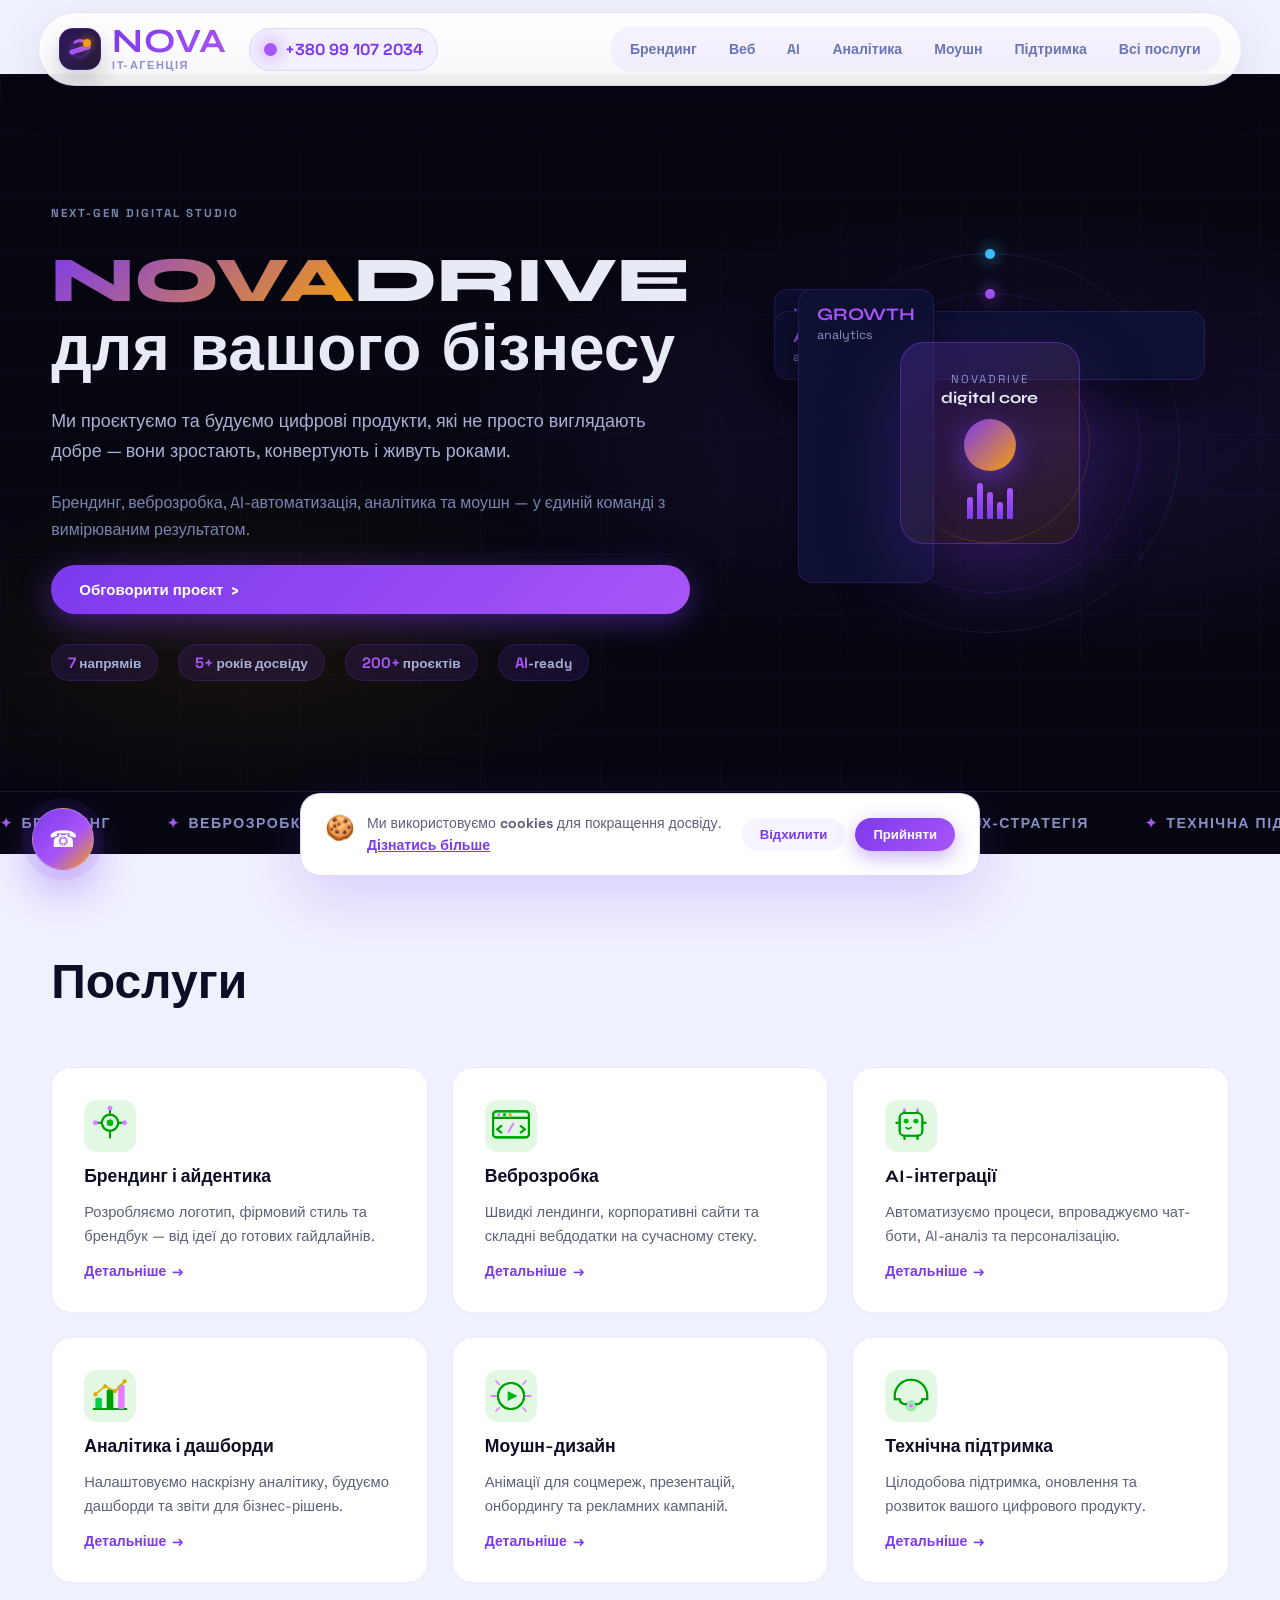
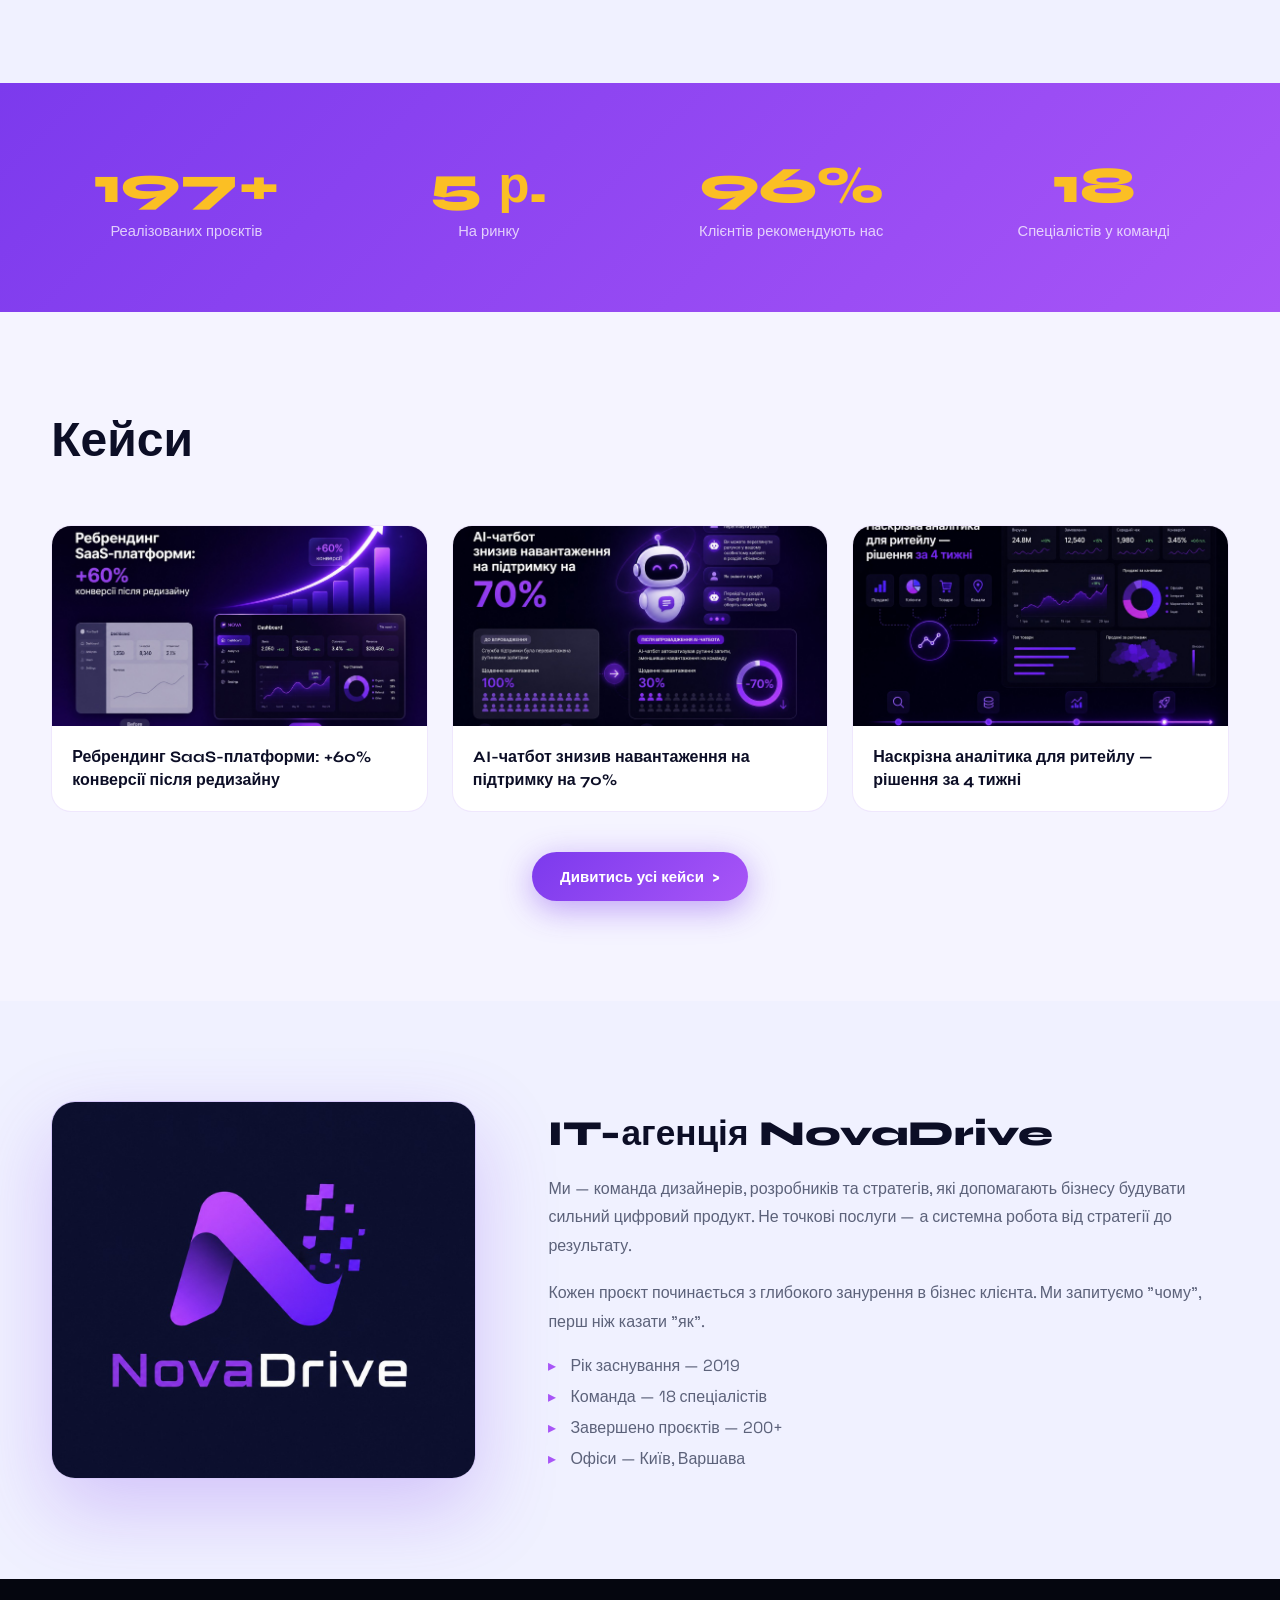
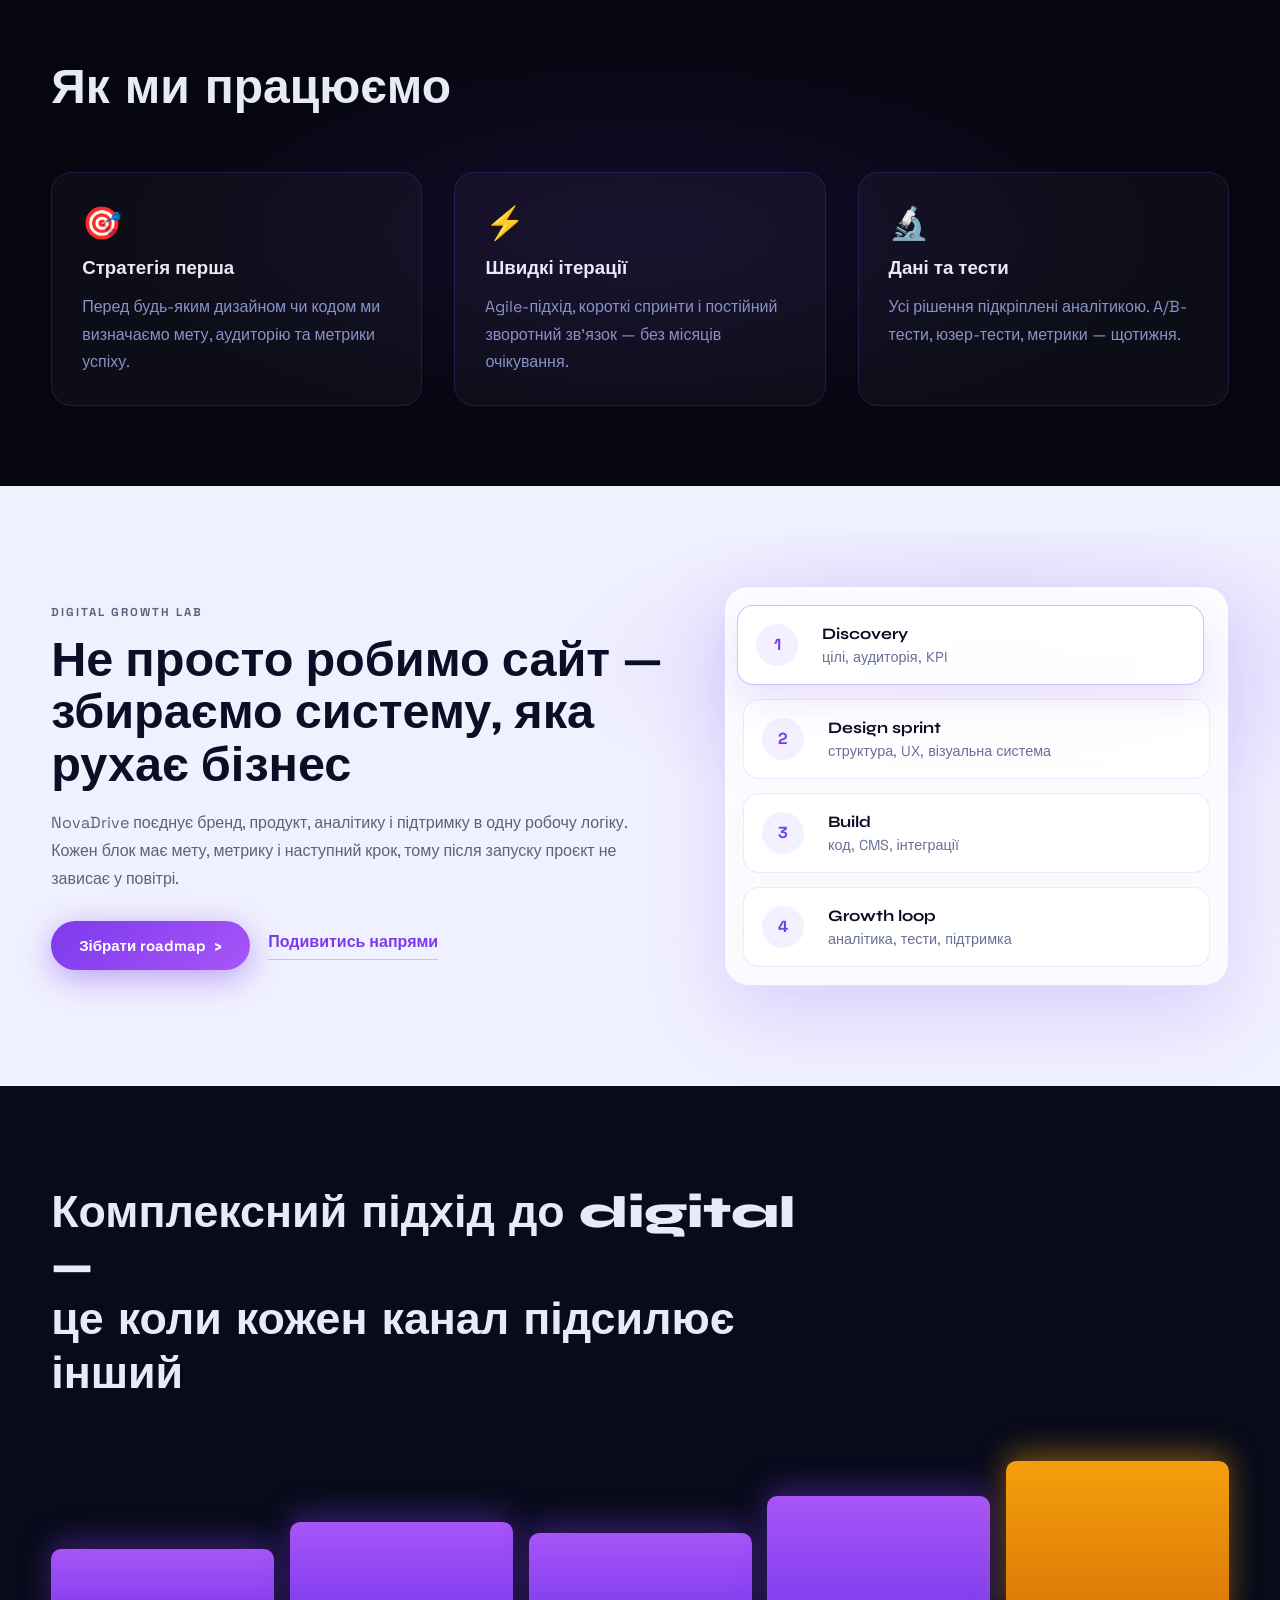
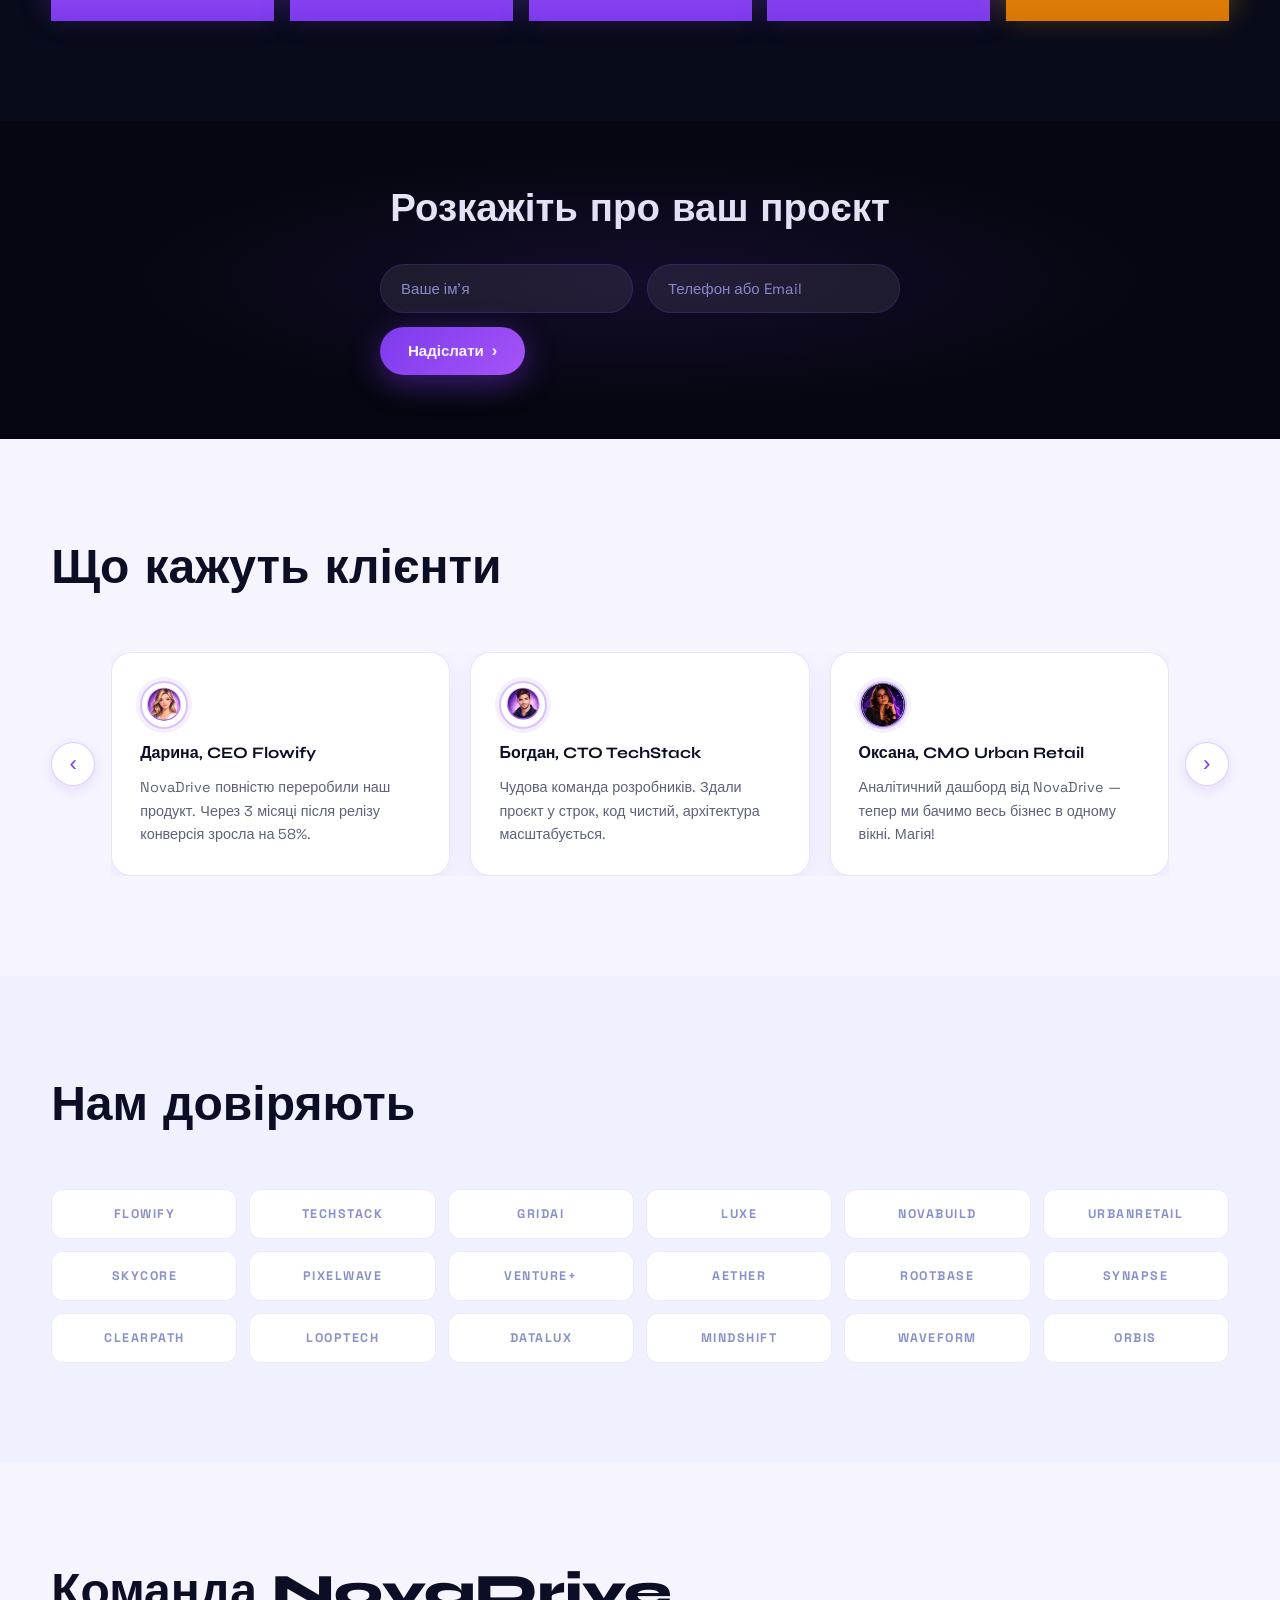
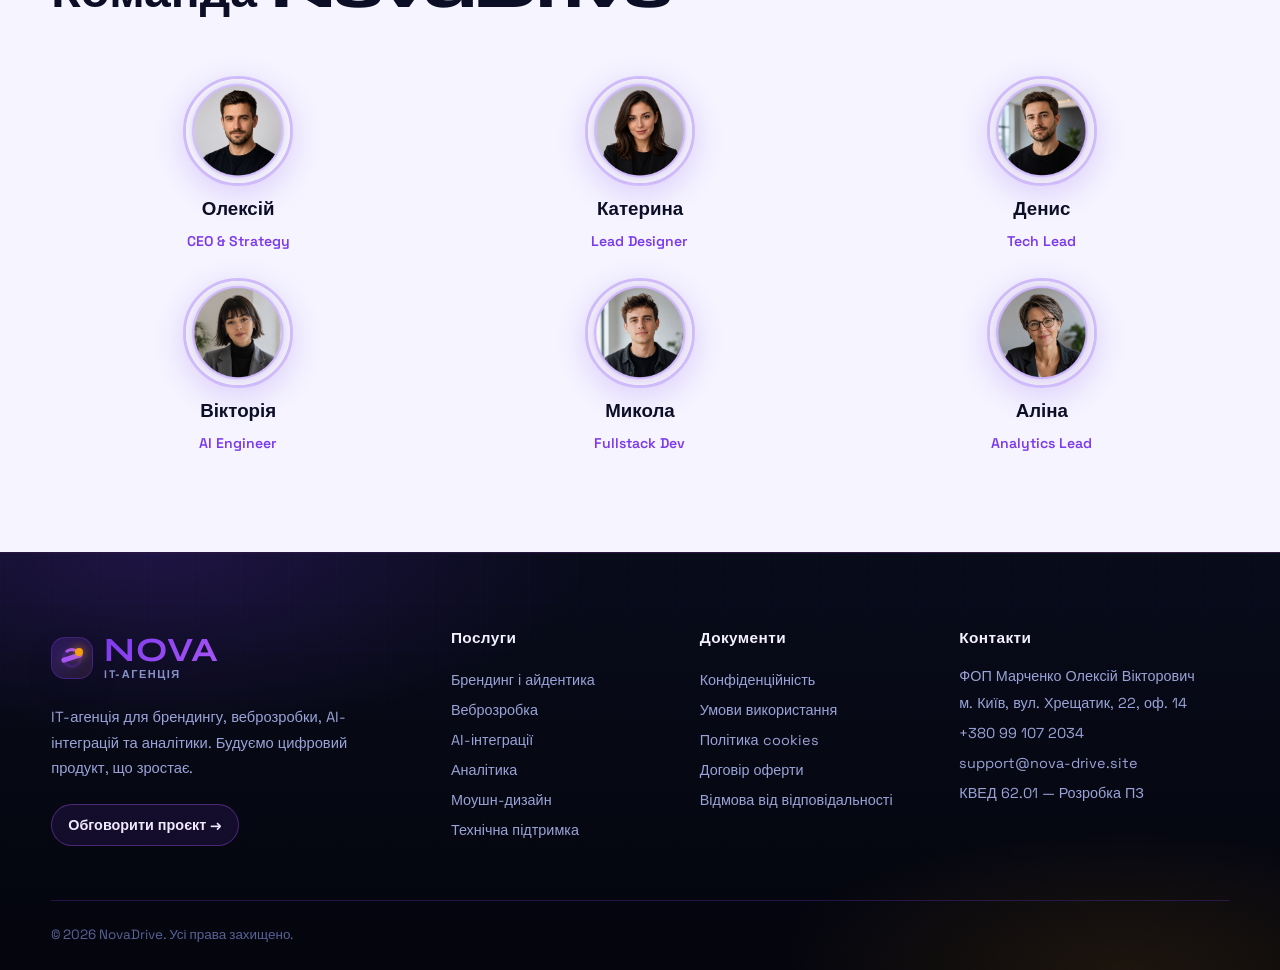
<file: index.html>
<!doctype html>
<html lang="uk">
  <head>
    <meta charset="UTF-8" />
    <meta name="viewport" content="width=device-width, initial-scale=1.0" />
    <title>NovaDrive — IT-агенція нового покоління</title>
    <meta
      name="description"
      content="NovaDrive — команда, яка будує цифровий продукт: брендинг, веброзробка, AI-інтеграції, аналітика та зростання."
    />
    <link rel="stylesheet" href="/assets/css/style.css" />
    <link rel="icon" type="image/png" href="/assets/img/favicon.png" />
    <link rel="apple-touch-icon" href="/assets/img/favicon.png" />
  </head>
  <body>
    <div class="loader"><div class="loader-ring"></div></div>

    <!-- HEADER -->
    <header class="site-header" id="top">
      <div class="container nav-wrap">
        <a class="logo logo-premium" href="/" aria-label="NovaDrive">
          <span class="logo-mark"><i></i></span>
          <span class="logo-text"><b>NOVA</b><em>IT-агенція</em></span>
        </a>
        <div class="quick-contact">
          <span class="dot"></span>
          <a href="tel:+380991072034">+380 99 107 2034</a>
        </div>
        <nav class="desktop-nav">
          <a href="/branding">Брендинг</a>
          <a href="/webdev">Веб</a>
          <a href="/ai">AI</a>
          <a href="/analytics">Аналітика</a>
          <a href="/motion">Моушн</a>
          <a href="/support">Підтримка</a>
          <a href="#services">Всі послуги</a>
        </nav>
        <button class="menu-btn" aria-label="Меню" aria-expanded="false">
          <span></span><span></span><span></span>
        </button>
      </div>
    </header>

    <!-- MEGA MENU -->
    <aside class="mega-menu" aria-hidden="true">
      <div class="mega-panel">
        <div class="mega-head">
          <a class="logo logo-premium" href="#top" aria-label="NovaDrive">
            <span class="logo-mark"><i></i></span>
            <span class="logo-text"><b>NOVA</b><em>IT-агенція</em></span>
          </a>
          <button class="close-menu" aria-label="Закрити">×</button>
        </div>
        <div class="mega-grid">
          <div class="mega-card featured">
            <p class="eyebrow">IT-агенція нового покоління</p>
            <h3>Будуємо цифровий продукт, що працює і продає</h3>
            <p>
              Від стратегії та брендингу до коду, AI та аналітики — усе в одній
              команді.
            </p>
            <a class="btn small" href="#consult">Обговорити проєкт <i>›</i></a>
          </div>
          <div class="mega-card">
            <h3>Навігація</h3>
            <a href="#about">Про нас</a>
            <a href="#cases">Кейси</a>
            <a href="#reviews">Відгуки</a>
            <a href="#team">Команда</a>
            <a href="#consult">Консультація</a>
          </div>
          <div class="mega-card">
            <h3>Послуги</h3>
            <a href="/branding">Брендинг і айдентика</a>
            <a href="/webdev">Веброзробка</a>
            <a href="/ai">AI-інтеграції</a>
            <a href="/analytics">Аналітика і дашборди</a>
            <a href="/motion">Моушн-дизайн</a>
            <a href="/support">Технічна підтримка</a>
          </div>
          <div class="mega-card contact-card">
            <h3>Контакти</h3>
            <p>ФОП Марченко Олексій Вікторович</p>
            <p>м. Київ, вул. Хрещатик, 22, оф. 14</p>
            <a href="tel:+380991072034">+380 99 107 2034</a>
            <a href="mailto:support@nova-drive.site">support@nova-drive.site</a>
            <p>КВЕД 62.01 — Розробка ПЗ</p>
          </div>
        </div>
      </div>
    </aside>

    <!-- MAIN -->
    <main>
      <!-- HERO -->
      <section class="hero">
        <div class="container hero-grid">
          <div class="hero-text reveal">
            <p class="eyebrow">Next-gen digital studio</p>
            <h1><span>NOVA</span>DRIVE<br />для вашого бізнесу</h1>
            <p class="lead">
              Ми проєктуємо та будуємо цифрові продукти, які не просто
              виглядають добре — вони зростають, конвертують і живуть роками.
            </p>
            <p>
              Брендинг, веброзробка, AI-автоматизація, аналітика та моушн — у
              єдиній команді з вимірюваним результатом.
            </p>
            <a href="#consult" class="btn">Обговорити проєкт <i>›</i></a>
            <div class="hero-proof">
              <span><b>7</b> напрямів</span>
              <span><b>5+</b> років досвіду</span>
              <span><b>200+</b> проєктів</span>
              <span><b>AI</b>‑ready</span>
            </div>
          </div>
          <div class="hero-art reveal">
            <div class="orbit-ring"></div>
            <div class="orbit-ring"></div>
            <div class="orbit-ring"></div>
            <div class="screen-card">
              <b>UI/UX</b><span>pixel-perfect</span>
            </div>
            <div class="screen-card card-2">
              <b>AI</b><span>automation</span>
            </div>
            <div class="screen-card card-3">
              <b>GROWTH</b><span>analytics</span>
            </div>
            <div class="core-card">
              <div class="core-card-head">
                <span>NovaDrive</span>
                <b>digital core</b>
              </div>
              <div class="avatar-shape"></div>
              <div class="pulse-bars">
                <span></span><span></span><span></span><span></span
                ><span></span>
              </div>
            </div>
          </div>
        </div>
      </section>

      <!-- TICKER -->
      <div class="ticker-section">
        <div class="ticker-track">
          <span><i>✦</i>Брендинг</span>
          <span><i>✦</i>Веброзробка</span>
          <span><i>✦</i>AI-інтеграції</span>
          <span><i>✦</i>Аналітика</span>
          <span><i>✦</i>Моушн-дизайн</span>
          <span><i>✦</i>UX-стратегія</span>
          <span><i>✦</i>Технічна підтримка</span>
          <span><i>✦</i>Брендинг</span>
          <span><i>✦</i>Веброзробка</span>
          <span><i>✦</i>AI-інтеграції</span>
          <span><i>✦</i>Аналітика</span>
          <span><i>✦</i>Моушн-дизайн</span>
          <span><i>✦</i>UX-стратегія</span>
          <span><i>✦</i>Технічна підтримка</span>
        </div>
      </div>

      <!-- SERVICES -->
      <section class="services section" id="services">
        <div class="container">
          <h2 class="title reveal">Послуги</h2>
          <div class="service-grid">
            <article class="service-card reveal">
              <img src="/assets/img/branding.svg" alt="Брендинг" />
              <h3>Брендинг і айдентика</h3>
              <p>
                Розробляємо логотип, фірмовий стиль та брендбук — від ідеї до
                готових гайдлайнів.
              </p>
              <a href="/branding">Детальніше</a>
            </article>
            <article class="service-card reveal">
              <img src="/assets/img/webdev.svg" alt="Веб" />
              <h3>Веброзробка</h3>
              <p>
                Швидкі лендинги, корпоративні сайти та складні вебдодатки на
                сучасному стеку.
              </p>
              <a href="/webdev">Детальніше</a>
            </article>
            <article class="service-card reveal">
              <img src="/assets/img/ai.svg" alt="AI" />
              <h3>AI-інтеграції</h3>
              <p>
                Автоматизуємо процеси, впроваджуємо чат-боти, AI-аналіз та
                персоналізацію.
              </p>
              <a href="/ai">Детальніше</a>
            </article>
            <article class="service-card reveal">
              <img src="/assets/img/analytics.svg" alt="Аналітика" />
              <h3>Аналітика і дашборди</h3>
              <p>
                Налаштовуємо наскрізну аналітику, будуємо дашборди та звіти для
                бізнес-рішень.
              </p>
              <a href="/analytics">Детальніше</a>
            </article>
            <article class="service-card reveal">
              <img src="/assets/img/motion.svg" alt="Моушн" />
              <h3>Моушн-дизайн</h3>
              <p>
                Анімації для соцмереж, презентацій, онбордингу та рекламних
                кампаній.
              </p>
              <a href="/motion">Детальніше</a>
            </article>
            <article class="service-card reveal">
              <img src="/assets/img/support.svg" alt="Підтримка" />
              <h3>Технічна підтримка</h3>
              <p>
                Цілодобова підтримка, оновлення та розвиток вашого цифрового
                продукту.
              </p>
              <a href="/support">Детальніше</a>
            </article>
          </div>
        </div>
      </section>

      <!-- STATS -->
      <section class="stats-band">
        <div class="container stats-grid">
          <div class="stat reveal">
            <h3><span data-val="200" data-suffix="+">0+</span></h3>
            <p>Реалізованих проєктів</p>
          </div>
          <div class="stat reveal">
            <h3><span data-val="5" data-suffix=" р.">0 р.</span></h3>
            <p>На ринку</p>
          </div>
          <div class="stat reveal">
            <h3><span data-val="98" data-suffix="%">0%</span></h3>
            <p>Клієнтів рекомендують нас</p>
          </div>
          <div class="stat reveal">
            <h3><span data-val="18" data-suffix="">0</span></h3>
            <p>Спеціалістів у команді</p>
          </div>
        </div>
      </section>

      <!-- CASES -->
      <section class="cases section soft" id="cases">
        <div class="container">
          <h2 class="title reveal">Кейси</h2>
          <div class="case-grid">
            <article class="case reveal">
              <div class="case-img">
                <img
                  src="/assets/img/case1.jpg"
                  alt="Ребрендинг SaaS-продукту"
                />
              </div>
              <h3>Ребрендинг SaaS-платформи: +60% конверсії після редизайну</h3>
            </article>
            <article class="case reveal">
              <div class="case-img">
                <img
                  src="/assets/img/case2.jpg"
                  alt="AI-чатбот для e-commerce"
                />
              </div>
              <h3>AI-чатбот знизив навантаження на підтримку на 70%</h3>
            </article>
            <article class="case reveal">
              <div class="case-img">
                <img src="/assets/img/case3.jpg" alt="Дашборд аналітики" />
              </div>
              <h3>Наскрізна аналітика для ритейлу — рішення за 4 тижні</h3>
            </article>
          </div>
          <a class="btn center" href="#consult">Дивитись усі кейси <i>›</i></a>
        </div>
      </section>

      <!-- ABOUT -->
      <section class="about section" id="about">
        <div class="container about-grid">
          <div class="reveal illustration">
            <img
              src="/assets/img/NovaDrive.jpg"
              alt="Команда NovaDrive в офісі"
            />
          </div>
          <div class="reveal">
            <h2>IT-агенція NovaDrive</h2>
            <p>
              Ми — команда дизайнерів, розробників та стратегів, які допомагають
              бізнесу будувати сильний цифровий продукт. Не точкові послуги — а
              системна робота від стратегії до результату.
            </p>
            <p>
              Кожен проєкт починається з глибокого занурення в бізнес клієнта.
              Ми запитуємо "чому", перш ніж казати "як".
            </p>
            <ul>
              <li>Рік заснування — 2019</li>
              <li>Команда — 18 спеціалістів</li>
              <li>Завершено проєктів — 200+</li>
              <li>Офіси — Київ, Варшава</li>
            </ul>
          </div>
        </div>
      </section>

      <!-- CULTURE -->
      <section class="culture cyber-band">
        <div class="container">
          <h2 class="title light reveal">Як ми працюємо</h2>
          <div class="culture-grid">
            <div class="reveal">
              <span>🎯</span>
              <h3>Стратегія перша</h3>
              <p>
                Перед будь-яким дизайном чи кодом ми визначаємо мету, аудиторію
                та метрики успіху.
              </p>
            </div>
            <div class="reveal">
              <span>⚡</span>
              <h3>Швидкі ітерації</h3>
              <p>
                Agile-підхід, короткі спринти і постійний зворотний зв'язок —
                без місяців очікування.
              </p>
            </div>
            <div class="reveal">
              <span>🔬</span>
              <h3>Дані та тести</h3>
              <p>
                Усі рішення підкріплені аналітикою. A/B-тести, юзер-тести,
                метрики — щотижня.
              </p>
            </div>
          </div>
        </div>
      </section>

      <!-- STRATEGY LAB -->
      <section class="strategy-lab section">
        <div class="container strategy-grid">
          <div class="strategy-copy reveal">
            <p class="eyebrow">Digital growth lab</p>
            <h2>Не просто робимо сайт — збираємо систему, яка рухає бізнес</h2>
            <p>
              NovaDrive поєднує бренд, продукт, аналітику і підтримку в одну
              робочу логіку. Кожен блок має мету, метрику і наступний крок, тому
              після запуску проєкт не зависає у повітрі.
            </p>
            <div class="strategy-actions">
              <a class="btn" href="#consult">Зібрати roadmap <i>›</i></a>
              <a class="ghost-link" href="#services">Подивитись напрями</a>
            </div>
          </div>
          <div class="strategy-board reveal" aria-label="Roadmap NovaDrive">
            <div class="board-row active">
              <span>1</span><b>Discovery</b><em>цілі, аудиторія, KPI</em>
            </div>
            <div class="board-row">
              <span>2</span><b>Design sprint</b
              ><em>структура, UX, візуальна система</em>
            </div>
            <div class="board-row">
              <span>3</span><b>Build</b><em>код, CMS, інтеграції</em>
            </div>
            <div class="board-row">
              <span>4</span><b>Growth loop</b
              ><em>аналітика, тести, підтримка</em>
            </div>
          </div>
        </div>
      </section>

      <!-- GROWTH -->
      <section class="growth section">
        <div class="container">
          <h2 class="big-title reveal">
            Комплексний підхід до digital —<br />
            це коли кожен канал підсилює інший
          </h2>
          <div class="growth-chart reveal">
            <div class="bar b1"></div>
            <div class="bar b2"></div>
            <div class="bar b3"></div>
            <div class="bar b4"></div>
            <div class="bar b5"></div>
          </div>
        </div>
      </section>

      <!-- CONSULT -->
      <section class="consult cyber-band small-band" id="consult">
        <div class="container">
          <h2>Розкажіть про ваш проєкт</h2>
          <form>
            <input placeholder="Ваше ім'я" />
            <input placeholder="Телефон або Email" />
            <button class="btn" type="submit">Надіслати <i>›</i></button>
          </form>
        </div>
      </section>

      <!-- REVIEWS -->
      <section class="reviews section soft" id="reviews">
        <div class="container">
          <h2 class="title reveal">Що кажуть клієнти</h2>
          <div class="reviews-wrapper reveal">
            <button class="review-btn prev">‹</button>
            <div class="review-slider">
              <div class="review-track">
                <article class="review-card">
                  <div class="avatar">
                    <img src="/assets/img/avatars/avatars1.png" alt="Дарина" />
                  </div>
                  <h3>Дарина, CEO Flowify</h3>
                  <p>
                    NovaDrive повністю переробили наш продукт. Через 3 місяці
                    після релізу конверсія зросла на 58%.
                  </p>
                </article>
                <article class="review-card">
                  <div class="avatar">
                    <img src="/assets/img/avatars/avatars2.png" alt="Богдан" />
                  </div>
                  <h3>Богдан, CTO TechStack</h3>
                  <p>
                    Чудова команда розробників. Здали проєкт у строк, код
                    чистий, архітектура масштабується.
                  </p>
                </article>
                <article class="review-card">
                  <div class="avatar">
                    <img src="/assets/img/avatars/avatars3.png" alt="Оксана" />
                  </div>
                  <h3>Оксана, CMO Urban Retail</h3>
                  <p>
                    Аналітичний дашборд від NovaDrive — тепер ми бачимо весь
                    бізнес в одному вікні. Магія!
                  </p>
                </article>
                <article class="review-card">
                  <div class="avatar">
                    <img src="/assets/img/avatars/avatars4.png" alt="Руслан" />
                  </div>
                  <h3>Руслан, Founder GridAI</h3>
                  <p>
                    Вони не просто виконали технічне завдання — запропонували
                    кращі рішення, ніж ми планували.
                  </p>
                </article>
                <article class="review-card">
                  <div class="avatar">
                    <img src="/assets/img/avatars/avatars5.png" alt="Юлія" />
                  </div>
                  <h3>Юлія, Brand Director Luxe</h3>
                  <p>
                    Ребрендинг, якого ми хотіли роками. Команда вловила ДНК
                    бренду з першого брифу.
                  </p>
                </article>
                <article class="review-card">
                  <div class="avatar">
                    <img src="/assets/img/avatars/avatars6.png" alt="Ігор" />
                  </div>
                  <h3>Ігор, Operations Lead NovaBuild</h3>
                  <p>
                    AI-чатбот скоротив витрати на підтримку вдвічі. Окупився за
                    6 тижнів після запуску.
                  </p>
                </article>
              </div>
            </div>
            <button class="review-btn next">›</button>
          </div>
        </div>
      </section>

      <!-- CLIENTS -->
      <section class="clients section">
        <div class="container">
          <h2 class="title reveal">Нам довіряють</h2>
          <div class="logos reveal">
            <span>FLOWIFY</span>
            <span>TECHSTACK</span>
            <span>GRIDAI</span>
            <span>LUXE</span>
            <span>NOVABUILD</span>
            <span>URBANRETAIL</span>
            <span>SKYCORE</span>
            <span>PIXELWAVE</span>
            <span>VENTURE+</span>
            <span>AETHER</span>
            <span>ROOTBASE</span>
            <span>SYNAPSE</span>
            <span>CLEARPATH</span>
            <span>LOOPTECH</span>
            <span>DATALUX</span>
            <span>MINDSHIFT</span>
            <span>WAVEFORM</span>
            <span>ORBIS</span>
          </div>
        </div>
      </section>

      <!-- TEAM -->
      <section class="team section soft" id="team">
        <div class="container">
          <h2 class="title reveal">Команда NovaDrive</h2>
          <div class="team-grid">
            <article class="reveal">
              <div>
                <img src="/assets/img/team/team1.jpg" alt="Олексій — CEO" />
              </div>
              <h3>Олексій</h3>
              <p>CEO & Strategy</p>
            </article>
            <article class="reveal">
              <div>
                <img
                  src="/assets/img/team/team2.jpg"
                  alt="Катерина — Lead Designer"
                />
              </div>
              <h3>Катерина</h3>
              <p>Lead Designer</p>
            </article>
            <article class="reveal">
              <div>
                <img src="/assets/img/team/team3.jpg" alt="Денис — Tech Lead" />
              </div>
              <h3>Денис</h3>
              <p>Tech Lead</p>
            </article>
            <article class="reveal">
              <div>
                <img
                  src="/assets/img/team/team4.jpg"
                  alt="Вікторія — AI Engineer"
                />
              </div>
              <h3>Вікторія</h3>
              <p>AI Engineer</p>
            </article>
            <article class="reveal">
              <div>
                <img
                  src="/assets/img/team/team5.jpg"
                  alt="Микола — Fullstack Dev"
                />
              </div>
              <h3>Микола</h3>
              <p>Fullstack Dev</p>
            </article>
            <article class="reveal">
              <div>
                <img
                  src="/assets/img/team/team6.jpg"
                  alt="Аліна — Analytics Lead"
                />
              </div>
              <h3>Аліна</h3>
              <p>Analytics Lead</p>
            </article>
          </div>
        </div>
      </section>
    </main>

    <!-- FOOTER -->
    <footer>
      <div class="container footer-grid">
        <div class="footer-brand">
          <a class="logo logo-premium" href="#top" aria-label="NovaDrive">
            <span class="logo-mark"><i></i></span>
            <span class="logo-text"><b>NOVA</b><em>IT-агенція</em></span>
          </a>
          <p>
            IT-агенція для брендингу, веброзробки, AI-інтеграцій та аналітики.
            Будуємо цифровий продукт, що зростає.
          </p>
          <a class="footer-cta" href="#consult">Обговорити проєкт →</a>
        </div>
        <div>
          <h3>Послуги</h3>
          <a href="/branding">Брендинг і айдентика</a>
          <a href="/webdev">Веброзробка</a>
          <a href="/ai">AI-інтеграції</a>
          <a href="/analytics">Аналітика</a>
          <a href="/motion">Моушн-дизайн</a>
          <a href="/support">Технічна підтримка</a>
        </div>
        <div>
          <h3>Документи</h3>
          <a href="/privacy-policy">Конфіденційність</a>
          <a href="/terms-and-conditions">Умови використання</a>
          <a href="/cookie-policy">Політика cookies</a>
          <a href="/offer-agreement">Договір оферти</a>
          <a href="/disclaimer">Відмова від відповідальності</a>
        </div>
        <div>
          <h3>Контакти</h3>
          <p>ФОП Марченко Олексій Вікторович</p>
          <p>м. Київ, вул. Хрещатик, 22, оф. 14</p>
          <a href="tel:+380991072034">+380 99 107 2034</a>
          <a href="mailto:support@nova-drive.site">support@nova-drive.site</a>
          <p>КВЕД 62.01 — Розробка ПЗ</p>
        </div>
      </div>
      <div class="container footer-bottom">
        <p>© 2026 NovaDrive. Усі права захищено.</p>
      </div>
    </footer>

    <a class="float-call" href="tel:+380991072034" aria-label="Зателефонувати"
      >☎</a
    >
    <a class="to-top" href="#top" aria-label="Вгору"><span>↑</span></a>

    <!-- Cookie Banner -->
    <div class="cookie-banner" id="cookieBanner">
      <div class="cookie-inner">
        <div class="cookie-text">
          <span class="cookie-icon">🍪</span>
          <p>
            Ми використовуємо <strong>cookies</strong> для покращення досвіду.
            <a href="/cookie-policy">Дізнатись більше</a>
          </p>
        </div>
        <div class="cookie-actions">
          <button class="btn small cookie-decline" id="cookieDecline">
            Відхилити
          </button>
          <button class="btn small cookie-accept" id="cookieAccept">
            Прийняти
          </button>
        </div>
      </div>
    </div>

    <script src="/assets/js/main.js"></script>
  </body>
</html>
</file>
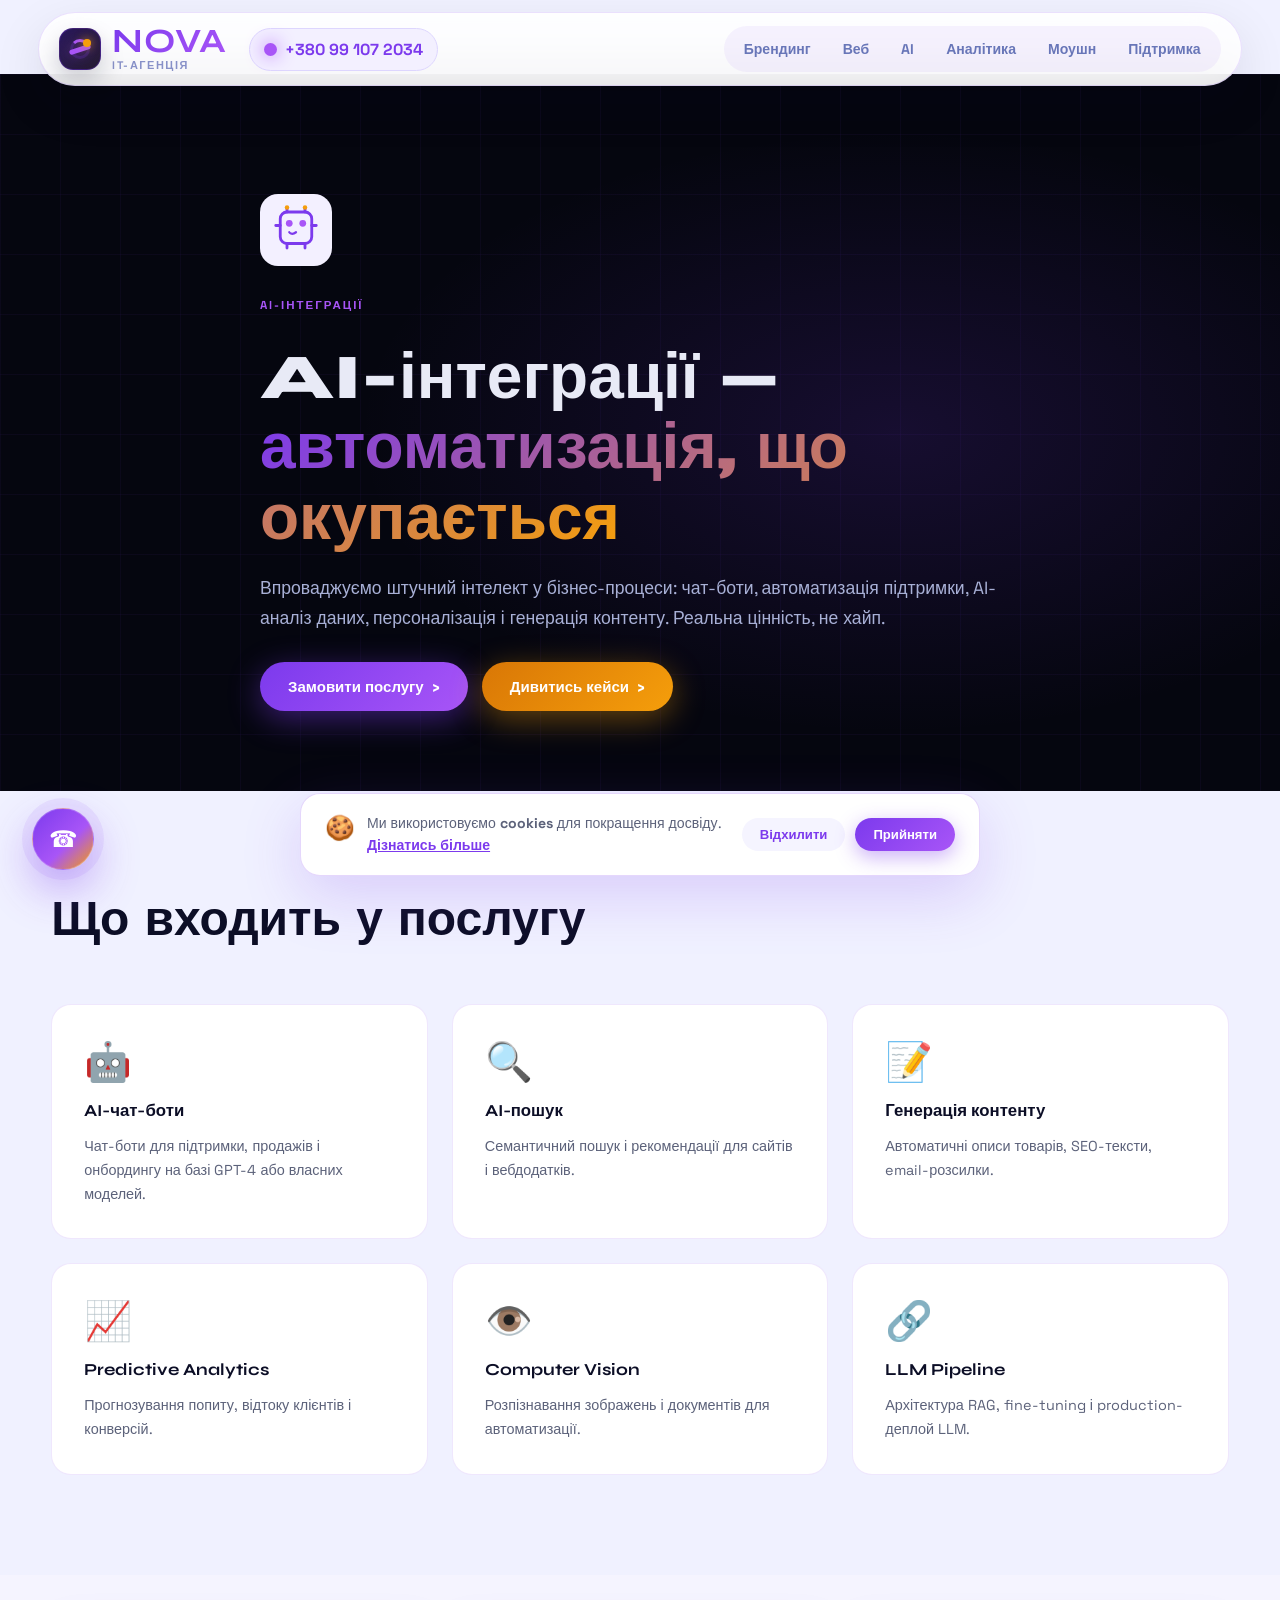
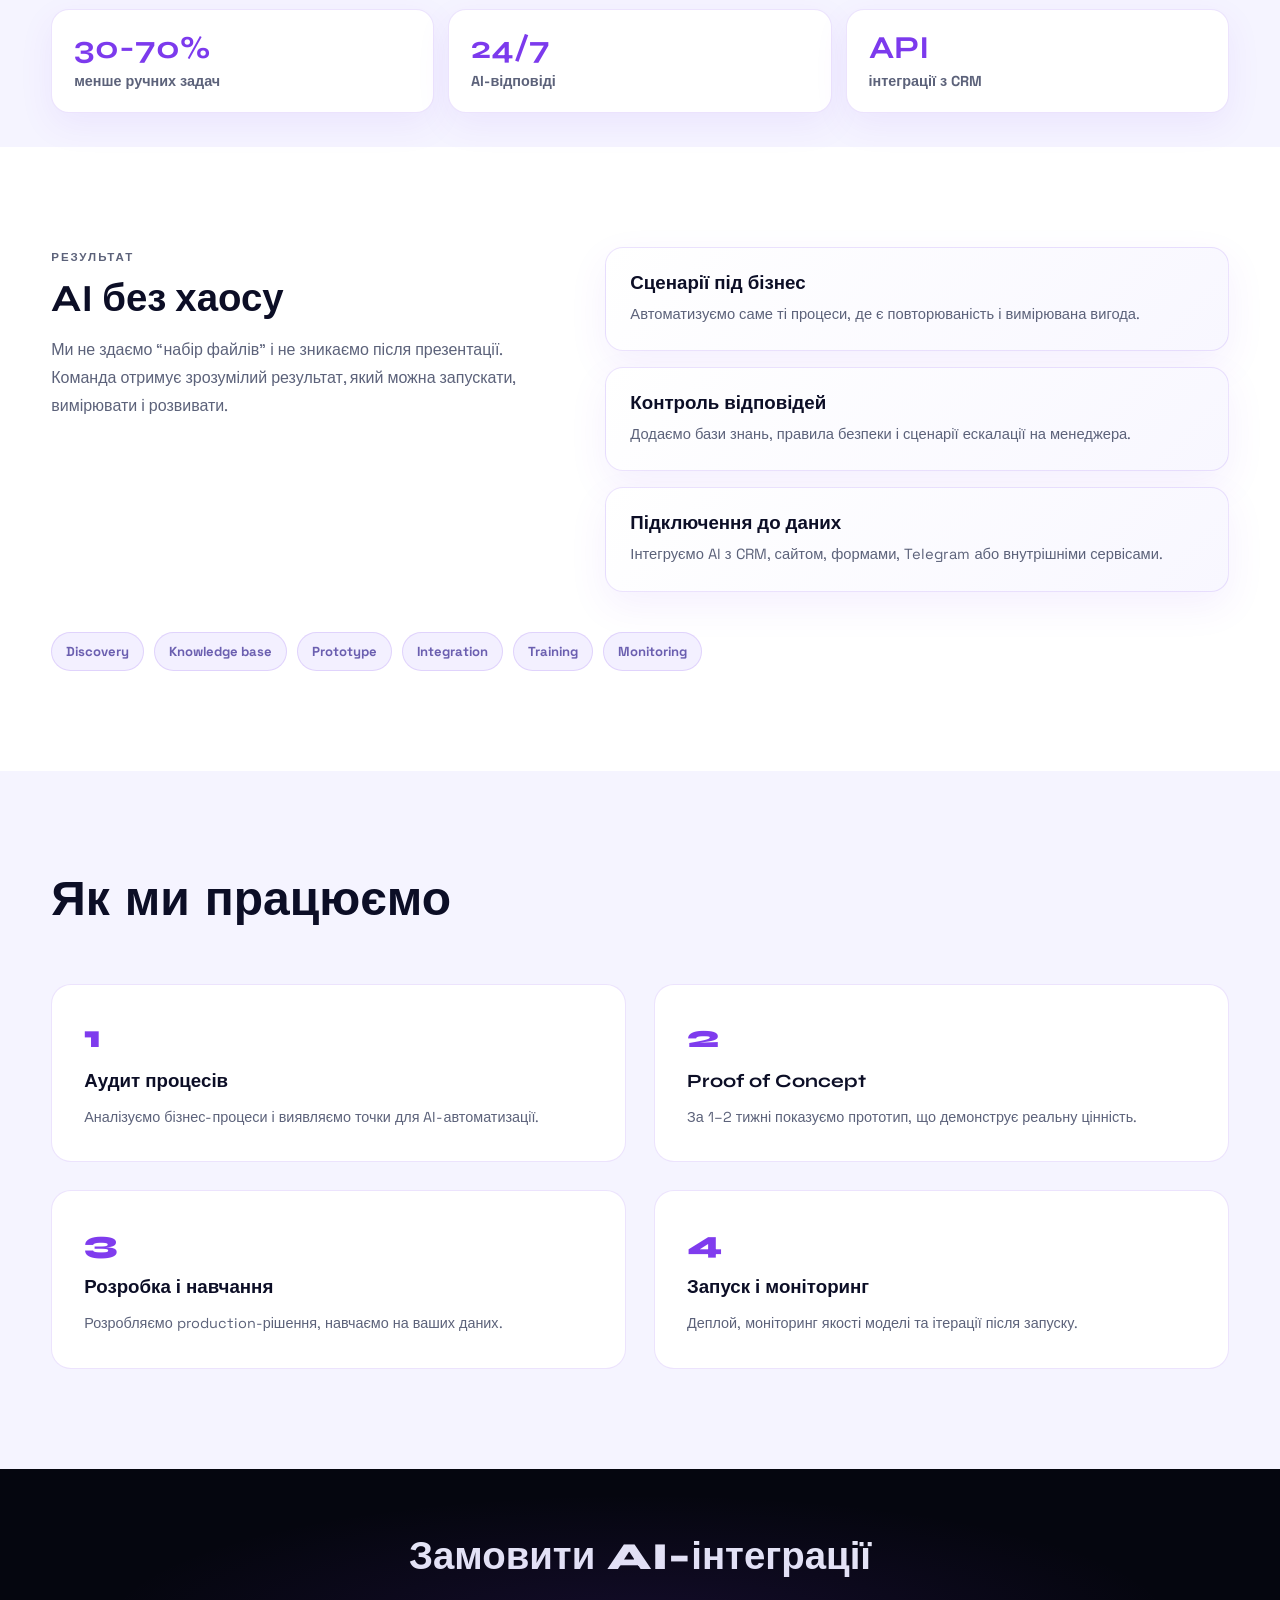
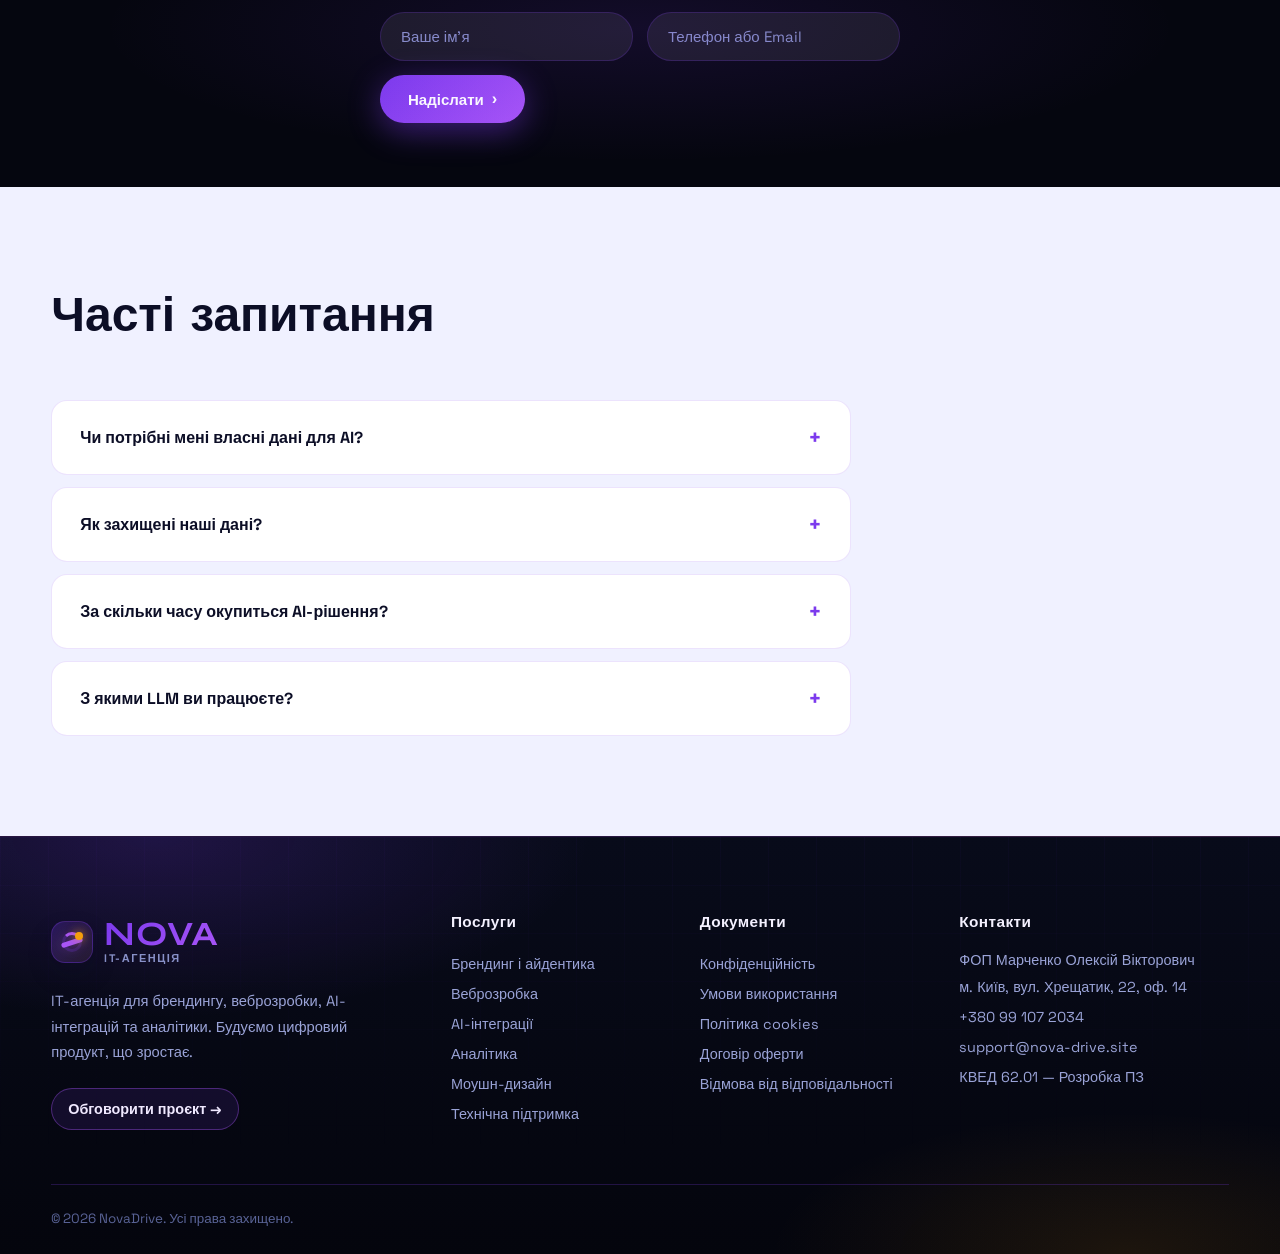
<file: ai/index.html>
<!doctype html>
<html lang="uk">
  <head>
    <meta charset="UTF-8" />
    <meta name="viewport" content="width=device-width, initial-scale=1.0" />
    <title>AI-інтеграції — NovaDrive</title>
    <meta
      name="description"
      content="AI-інтеграції — автоматизація, що окупається"
    />
    <link rel="stylesheet" href="/assets/css/style.css" />
    <style>
      .service-hero {
        padding: 120px 0 80px;
        background: var(--bg);
        position: relative;
        overflow: hidden;
      }
      .service-hero::before {
        content: "";
        position: absolute;
        inset: 0;
        background: radial-gradient(
          ellipse 60% 60% at 70% 50%,
          rgba(124, 58, 237, 0.15),
          transparent 70%
        );
        pointer-events: none;
      }
      .service-hero::after {
        content: "";
        position: absolute;
        inset: 0;
        background-image:
          linear-gradient(rgba(124, 58, 237, 0.05) 1px, transparent 1px),
          linear-gradient(90deg, rgba(124, 58, 237, 0.05) 1px, transparent 1px);
        background-size: 60px 60px;
        animation: gridMove 20s linear infinite;
        pointer-events: none;
      }
      .service-hero-inner {
        position: relative;
        z-index: 2;
        display: flex;
        flex-direction: column;
        gap: 20px;
        max-width: 760px;
      }
      .service-hero img {
        width: 72px;
        height: 72px;
      }
      .service-hero h1 {
        font-family: "Syne", sans-serif;
        font-size: clamp(2.4rem, 5vw, 4rem);
        font-weight: 800;
        color: #e8eaf6;
        margin: 0;
        line-height: 1.1;
      }
      .service-hero h1 span {
        background: linear-gradient(135deg, #7c3aed, #f59e0b);
        -webkit-background-clip: text;
        color: transparent;
      }
      .service-hero .lead {
        color: #a8b0d6;
        font-size: 1.1rem;
        line-height: 1.7;
        margin: 0;
      }
      .service-cta {
        display: flex;
        gap: 14px;
        flex-wrap: wrap;
        margin-top: 8px;
      }
      .features-section {
        padding: 100px 0;
      }
      .features-grid {
        display: grid;
        grid-template-columns: repeat(3, 1fr);
        gap: 24px;
        margin-top: 0;
      }
      .feature-item {
        background: #fff;
        border: 1px solid rgba(124, 58, 237, 0.12);
        border-radius: 20px;
        padding: 32px;
        display: flex;
        flex-direction: column;
        gap: 14px;
        transition: 0.3s;
      }
      .feature-item:hover {
        transform: translateY(-4px);
        box-shadow: 0 20px 50px rgba(124, 58, 237, 0.15);
      }
      .feature-item span {
        font-size: 2.4rem;
      }
      .feature-item h3 {
        font-family: "Syne", sans-serif;
        font-size: 1.05rem;
        margin: 0;
        color: #0c0e26;
      }
      .feature-item p {
        color: #5c627a;
        font-size: 0.9rem;
        line-height: 1.65;
        margin: 0;
      }
      .process-section {
        padding: 100px 0;
        background: #f5f4ff;
      }
      .process-grid {
        display: grid;
        grid-template-columns: repeat(2, 1fr);
        gap: 28px;
        margin-top: 56px;
      }
      .step {
        background: #fff;
        border: 1px solid rgba(124, 58, 237, 0.14);
        border-radius: 20px;
        padding: 32px;
        display: flex;
        flex-direction: column;
        gap: 14px;
      }
      .step-num {
        font-family: "Syne", sans-serif;
        font-size: 2rem;
        font-weight: 800;
        background: linear-gradient(135deg, #7c3aed, #a855f7);
        -webkit-background-clip: text;
        color: transparent;
      }
      .step h3 {
        font-family: "Syne", sans-serif;
        margin: 0;
        color: #0c0e26;
      }
      .step p {
        color: #5c627a;
        font-size: 0.9rem;
        line-height: 1.65;
        margin: 0;
      }
      .faq-section {
        padding: 100px 0;
      }
      .faq-list {
        display: flex;
        flex-direction: column;
        gap: 12px;
        margin-top: 56px;
        max-width: 800px;
      }
      .faq-item {
        background: #fff;
        border: 1px solid rgba(124, 58, 237, 0.14);
        border-radius: 16px;
        overflow: hidden;
      }
      .faq-item summary {
        padding: 22px 28px;
        cursor: pointer;
        font-weight: 700;
        color: #0c0e26;
        list-style: none;
        display: flex;
        justify-content: space-between;
        align-items: center;
      }
      .faq-item summary::after {
        content: "+";
        color: var(--violet);
        font-size: 1.4rem;
        transition: 0.2s;
      }
      .faq-item[open] summary::after {
        transform: rotate(45deg);
      }
      .faq-item p {
        padding: 0 28px 22px;
        color: #5c627a;
        font-size: 0.9rem;
        line-height: 1.7;
        margin: 0;
      }

      .service-proof {
        padding: 34px 0;
        background: #f5f4ff;
      }
      .proof-strip {
        display: grid;
        grid-template-columns: repeat(3, 1fr);
        gap: 14px;
      }
      .proof-strip div {
        background: #fff;
        border: 1px solid rgba(124, 58, 237, 0.14);
        border-radius: 18px;
        padding: 22px;
        box-shadow: 0 12px 34px rgba(124, 58, 237, 0.08);
      }
      .proof-strip b {
        display: block;
        font-family: "Syne", sans-serif;
        font-size: 2rem;
        color: var(--violet);
        line-height: 1;
      }
      .proof-strip span {
        display: block;
        margin-top: 8px;
        color: #5c627a;
        font-weight: 700;
        font-size: 0.9rem;
      }
      .outcomes-section {
        padding: 100px 0;
        background: #fff;
        overflow: hidden;
      }
      .outcomes-grid {
        display: grid;
        grid-template-columns: 0.9fr 1.1fr;
        gap: 44px;
        align-items: start;
      }
      .outcomes-copy h2 {
        font-family: "Syne", sans-serif;
        font-size: clamp(1.8rem, 3vw, 2.7rem);
        line-height: 1.12;
        margin: 10px 0 16px;
        color: #0c0e26;
      }
      .outcomes-copy p {
        color: #5c627a;
        line-height: 1.75;
        margin: 0;
      }
      .outcome-cards {
        display: grid;
        gap: 16px;
      }
      .outcome-card {
        border: 1px solid rgba(124, 58, 237, 0.14);
        border-radius: 18px;
        padding: 24px;
        background: linear-gradient(135deg, #fff, #f8f7ff);
        box-shadow: 0 14px 38px rgba(124, 58, 237, 0.08);
        transition: 0.25s;
      }
      .outcome-card:hover {
        transform: translateY(-4px);
        border-color: rgba(124, 58, 237, 0.34);
      }
      .outcome-card h3 {
        font-family: "Syne", sans-serif;
        margin: 0 0 8px;
        color: #0c0e26;
      }
      .outcome-card p {
        margin: 0;
        color: #5c627a;
        line-height: 1.65;
        font-size: 0.92rem;
      }
      .sprint-line {
        margin-top: 40px;
        display: flex;
        gap: 10px;
        flex-wrap: wrap;
      }
      .sprint-line span {
        padding: 10px 14px;
        border-radius: 999px;
        background: #f3f0ff;
        border: 1px solid rgba(124, 58, 237, 0.16);
        color: #6b5fb0;
        font-weight: 800;
        font-size: 0.82rem;
      }
      @media (max-width: 768px) {
        .features-grid,
        .process-grid,
        .proof-strip,
        .outcomes-grid {
          grid-template-columns: 1fr;
        }
        .sprint-line span {
          flex: 1 1 auto;
          text-align: center;
        }
      }
    </style>
    <link rel="icon" type="image/png" href="/assets/img/favicon.png" />
    <link rel="apple-touch-icon" href="/assets/img/favicon.png" />
  </head>
  <body>
    <div class="loader"><div class="loader-ring"></div></div>

    <header class="site-header" id="top">
      <div class="container nav-wrap">
        <a class="logo logo-premium" href="/" aria-label="NovaDrive">
          <span class="logo-mark"><i></i></span>
          <span class="logo-text"><b>NOVA</b><em>IT-агенція</em></span>
        </a>
        <div class="quick-contact">
          <span class="dot"></span>
          <a href="tel:+380991072034">+380 99 107 2034</a>
        </div>
        <nav class="desktop-nav">
          <a href="/branding">Брендинг</a>
          <a href="/webdev">Веб</a>
          <a href="/ai">AI</a>
          <a href="/analytics">Аналітика</a>
          <a href="/motion">Моушн</a>
          <a href="/support">Підтримка</a>
        </nav>
        <button class="menu-btn" aria-label="Меню" aria-expanded="false">
          <span></span><span></span><span></span>
        </button>
      </div>
    </header>

    <aside class="mega-menu" aria-hidden="true">
      <div class="mega-panel">
        <div class="mega-head">
          <a class="logo logo-premium" href="/" aria-label="NovaDrive">
            <span class="logo-mark"><i></i></span>
            <span class="logo-text"><b>NOVA</b><em>IT-агенція</em></span>
          </a>
          <button class="close-menu" aria-label="Закрити">×</button>
        </div>
        <div class="mega-grid">
          <div class="mega-card featured">
            <p class="eyebrow">Послуга</p>
            <h3>AI-інтеграції</h3>
            <p>AI-інтеграції — автоматизація, що окупається</p>
            <a class="btn small" href="#consult">Обговорити проєкт <i>›</i></a>
          </div>
          <div class="mega-card">
            <h3>Послуги</h3>
            <a href="/branding">Брендинг і айдентика</a>
            <a href="/webdev">Веброзробка</a>
            <a href="/ai">AI-інтеграції</a>
            <a href="/analytics">Аналітика</a>
            <a href="/motion">Моушн-дизайн</a>
            <a href="/support">Технічна підтримка</a>
          </div>
          <div class="mega-card">
            <h3>Навігація</h3>
            <a href="/">Головна</a><a href="/#cases">Кейси</a>
            <a href="/#reviews">Відгуки</a><a href="/#team">Команда</a>
          </div>
          <div class="mega-card contact-card">
            <h3>Контакти</h3>
            <a href="tel:+380991072034">+380 99 107 2034</a>
            <a href="mailto:support@nova-drive.site">support@nova-drive.site</a>
          </div>
        </div>
      </div>
    </aside>

    <main>
      <section class="service-hero">
        <div class="container service-hero-inner reveal">
          <img src="/assets/img/ai.svg" alt="AI-інтеграції" />
          <p class="eyebrow">AI-інтеграції</p>
          <h1>AI-інтеграції — <span>автоматизація, що окупається</span></h1>
          <p class="lead">
            Впроваджуємо штучний інтелект у бізнес-процеси: чат-боти,
            автоматизація підтримки, AI-аналіз даних, персоналізація і генерація
            контенту. Реальна цінність, не хайп.
          </p>
          <div class="service-cta">
            <a href="#consult" class="btn">Замовити послугу <i>›</i></a>
            <a href="/#cases" class="btn amber">Дивитись кейси <i>›</i></a>
          </div>
        </div>
      </section>

      <section class="features-section">
        <div class="container">
          <h2 class="title reveal">Що входить у послугу</h2>
          <div class="features-grid">
            <div class="feature-item reveal">
              <span>🤖</span>
              <h3>AI-чат-боти</h3>
              <p>
                Чат-боти для підтримки, продажів і онбордингу на базі GPT-4 або
                власних моделей.
              </p>
            </div>
            <div class="feature-item reveal">
              <span>🔍</span>
              <h3>AI-пошук</h3>
              <p>Семантичний пошук і рекомендації для сайтів і вебдодатків.</p>
            </div>
            <div class="feature-item reveal">
              <span>📝</span>
              <h3>Генерація контенту</h3>
              <p>Автоматичні описи товарів, SEO-тексти, email-розсилки.</p>
            </div>
            <div class="feature-item reveal">
              <span>📈</span>
              <h3>Predictive Analytics</h3>
              <p>Прогнозування попиту, відтоку клієнтів і конверсій.</p>
            </div>
            <div class="feature-item reveal">
              <span>👁️</span>
              <h3>Computer Vision</h3>
              <p>Розпізнавання зображень і документів для автоматизації.</p>
            </div>
            <div class="feature-item reveal">
              <span>🔗</span>
              <h3>LLM Pipeline</h3>
              <p>Архітектура RAG, fine-tuning і production-деплой LLM.</p>
            </div>
          </div>
        </div>
      </section>

      <section class="service-proof">
        <div class="container">
          <div class="proof-strip reveal">
            <div><b>30-70%</b><span>менше ручних задач</span></div>
            <div><b>24/7</b><span>AI-відповіді</span></div>
            <div><b>API</b><span>інтеграції з CRM</span></div>
          </div>
        </div>
      </section>

      <section class="outcomes-section">
        <div class="container outcomes-grid">
          <div class="outcomes-copy reveal">
            <p class="eyebrow">Результат</p>
            <h2>AI без хаосу</h2>
            <p>
              Ми не здаємо “набір файлів” і не зникаємо після презентації.
              Команда отримує зрозумілий результат, який можна запускати,
              вимірювати і розвивати.
            </p>
          </div>
          <div class="outcome-cards">
            <article class="outcome-card reveal">
              <h3>Сценарії під бізнес</h3>
              <p>
                Автоматизуємо саме ті процеси, де є повторюваність і вимірювана
                вигода.
              </p>
            </article>
            <article class="outcome-card reveal">
              <h3>Контроль відповідей</h3>
              <p>
                Додаємо бази знань, правила безпеки і сценарії ескалації на
                менеджера.
              </p>
            </article>
            <article class="outcome-card reveal">
              <h3>Підключення до даних</h3>
              <p>
                Інтегруємо AI з CRM, сайтом, формами, Telegram або внутрішніми
                сервісами.
              </p>
            </article>
          </div>
        </div>
        <div class="container sprint-line reveal">
          <span>Discovery</span>
          <span>Knowledge base</span>
          <span>Prototype</span>
          <span>Integration</span>
          <span>Training</span>
          <span>Monitoring</span>
        </div>
      </section>

      <section class="process-section">
        <div class="container">
          <h2 class="title reveal">Як ми працюємо</h2>
          <div class="process-grid">
            <div class="step reveal">
              <span class="step-num">1</span>
              <h3>Аудит процесів</h3>
              <p>
                Аналізуємо бізнес-процеси і виявляємо точки для
                AI-автоматизації.
              </p>
            </div>
            <div class="step reveal">
              <span class="step-num">2</span>
              <h3>Proof of Concept</h3>
              <p>
                За 1–2 тижні показуємо прототип, що демонструє реальну цінність.
              </p>
            </div>
            <div class="step reveal">
              <span class="step-num">3</span>
              <h3>Розробка і навчання</h3>
              <p>Розробляємо production-рішення, навчаємо на ваших даних.</p>
            </div>
            <div class="step reveal">
              <span class="step-num">4</span>
              <h3>Запуск і моніторинг</h3>
              <p>Деплой, моніторинг якості моделі та ітерації після запуску.</p>
            </div>
          </div>
        </div>
      </section>

      <section class="consult cyber-band small-band" id="consult">
        <div class="container">
          <h2>Замовити AI-інтеграції</h2>
          <form>
            <input placeholder="Ваше ім'я" />
            <input placeholder="Телефон або Email" />
            <button class="btn" type="submit">Надіслати <i>›</i></button>
          </form>
        </div>
      </section>

      <section class="faq-section">
        <div class="container">
          <h2 class="title reveal">Часті запитання</h2>
          <div class="faq-list">
            <details class="faq-item reveal">
              <summary>Чи потрібні мені власні дані для AI?</summary>
              <p>
                Не обов'язково. Є рішення на базі публічних моделей без власного
                навчання.
              </p>
            </details>
            <details class="faq-item reveal">
              <summary>Як захищені наші дані?</summary>
              <p>
                Використовуємо enterprise-контракти з провайдерами, дані не
                потрапляють у навчання моделей.
              </p>
            </details>
            <details class="faq-item reveal">
              <summary>За скільки часу окупиться AI-рішення?</summary>
              <p>
                Залежить від задачі. Чат-бот для підтримки окупається за 1–3
                місяці.
              </p>
            </details>
            <details class="faq-item reveal">
              <summary>З якими LLM ви працюєте?</summary>
              <p>
                OpenAI GPT-4o, Anthropic Claude, Mistral, Llama та власні
                fine-tuned моделі.
              </p>
            </details>
          </div>
        </div>
      </section>
    </main>

    <footer>
      <div class="container footer-grid">
        <div class="footer-brand">
          <a class="logo logo-premium" href="#top" aria-label="NovaDrive">
            <span class="logo-mark"><i></i></span>
            <span class="logo-text"><b>NOVA</b><em>IT-агенція</em></span>
          </a>
          <p>
            IT-агенція для брендингу, веброзробки, AI-інтеграцій та аналітики.
            Будуємо цифровий продукт, що зростає.
          </p>
          <a class="footer-cta" href="#consult">Обговорити проєкт →</a>
        </div>
        <div>
          <h3>Послуги</h3>
          <a href="/branding">Брендинг і айдентика</a>
          <a href="/webdev">Веброзробка</a>
          <a href="/ai">AI-інтеграції</a>
          <a href="/analytics">Аналітика</a>
          <a href="/motion">Моушн-дизайн</a>
          <a href="/support">Технічна підтримка</a>
        </div>
        <div>
          <h3>Документи</h3>
          <a href="/privacy-policy">Конфіденційність</a>
          <a href="/terms-and-conditions">Умови використання</a>
          <a href="/cookie-policy">Політика cookies</a>
          <a href="/offer-agreement">Договір оферти</a>
          <a href="/disclaimer">Відмова від відповідальності</a>
        </div>
        <div>
          <h3>Контакти</h3>
          <p>ФОП Марченко Олексій Вікторович</p>
          <p>м. Київ, вул. Хрещатик, 22, оф. 14</p>
          <a href="tel:+380991072034">+380 99 107 2034</a>
          <a href="mailto:support@nova-drive.site">support@nova-drive.site</a>
          <p>КВЕД 62.01 — Розробка ПЗ</p>
        </div>
      </div>
      <div class="container footer-bottom">
        <p>© 2026 NovaDrive. Усі права захищено.</p>
      </div>
    </footer>

    <a class="float-call" href="tel:+380991072034" aria-label="Зателефонувати"
      >☎</a
    >
    <a class="to-top" href="#top" aria-label="Вгору"><span>↑</span></a>

    <!-- Cookie Banner -->
    <div class="cookie-banner" id="cookieBanner">
      <div class="cookie-inner">
        <div class="cookie-text">
          <span class="cookie-icon">🍪</span>
          <p>
            Ми використовуємо <strong>cookies</strong> для покращення досвіду.
            <a href="/cookie-policy">Дізнатись більше</a>
          </p>
        </div>
        <div class="cookie-actions">
          <button class="btn small cookie-decline" id="cookieDecline">
            Відхилити
          </button>
          <button class="btn small cookie-accept" id="cookieAccept">
            Прийняти
          </button>
        </div>
      </div>
    </div>

    <script src="/assets/js/main.js"></script>
  </body>
</html>
</file>
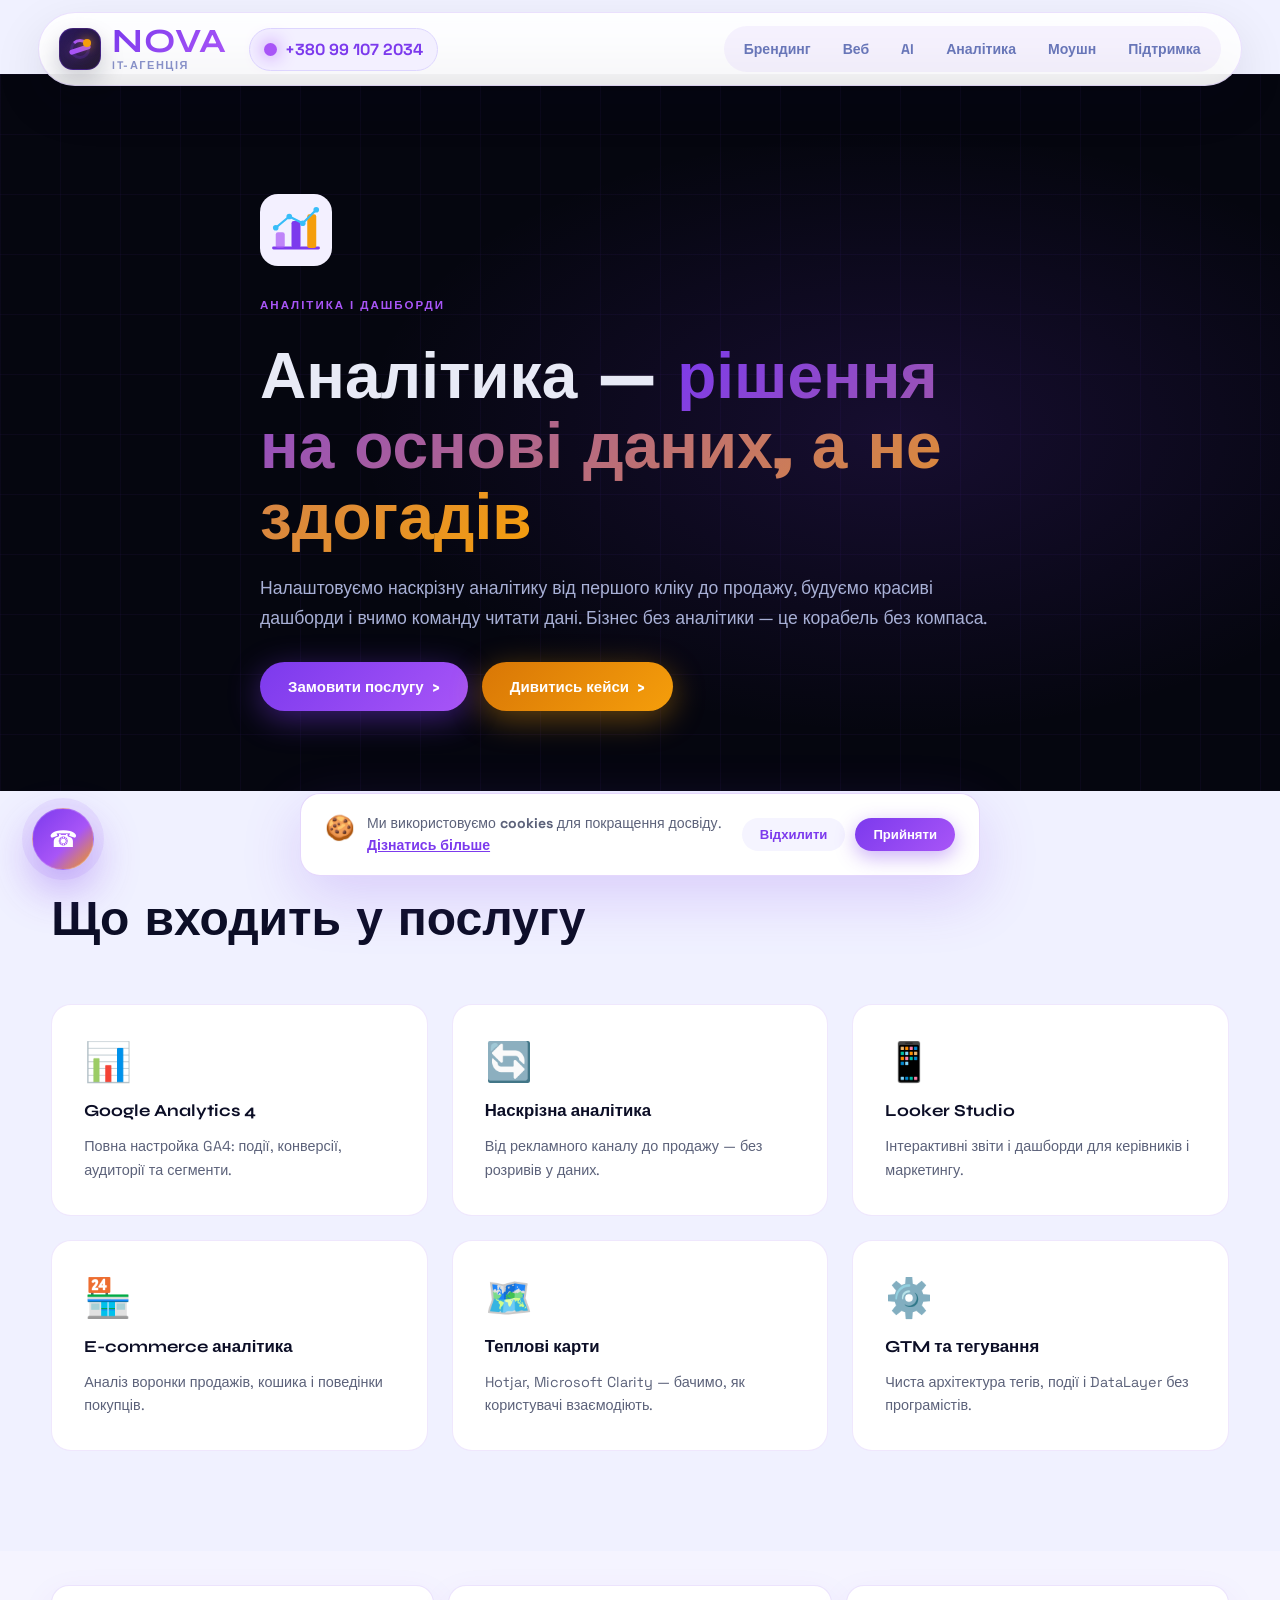
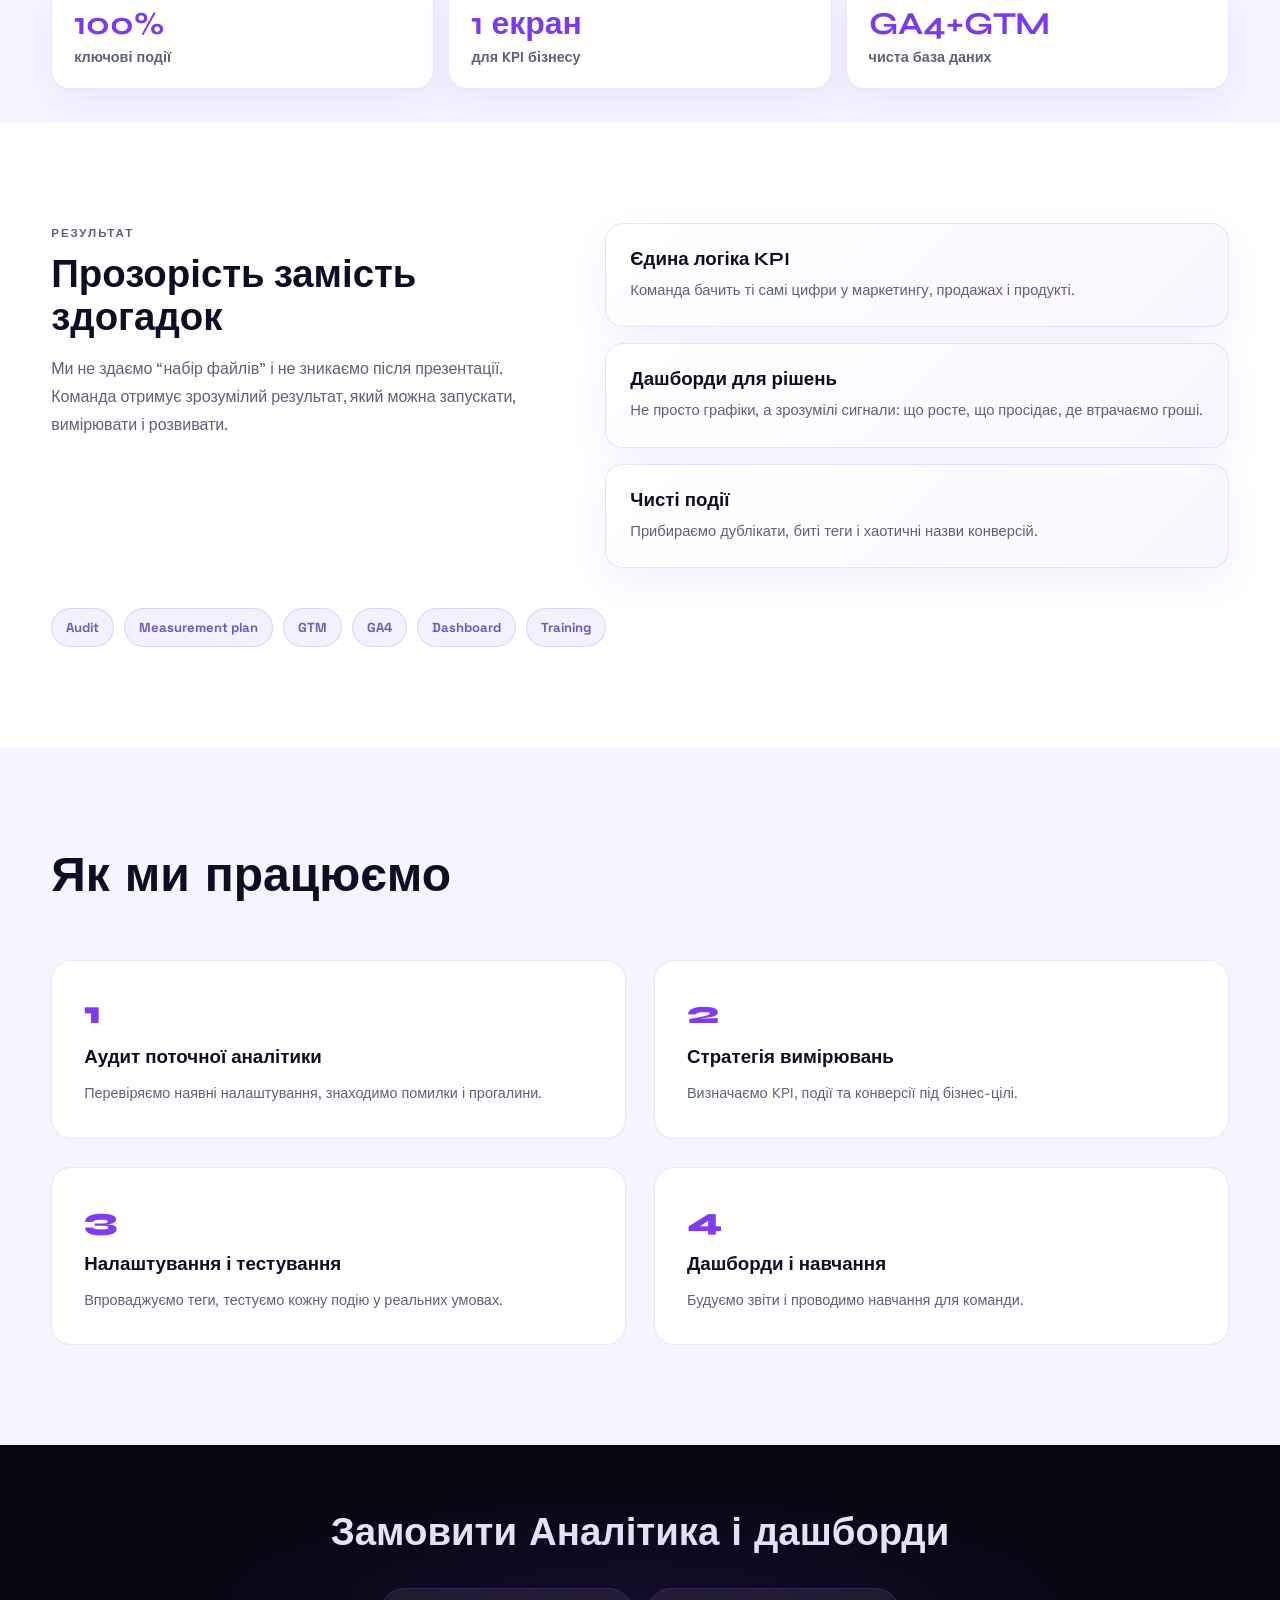
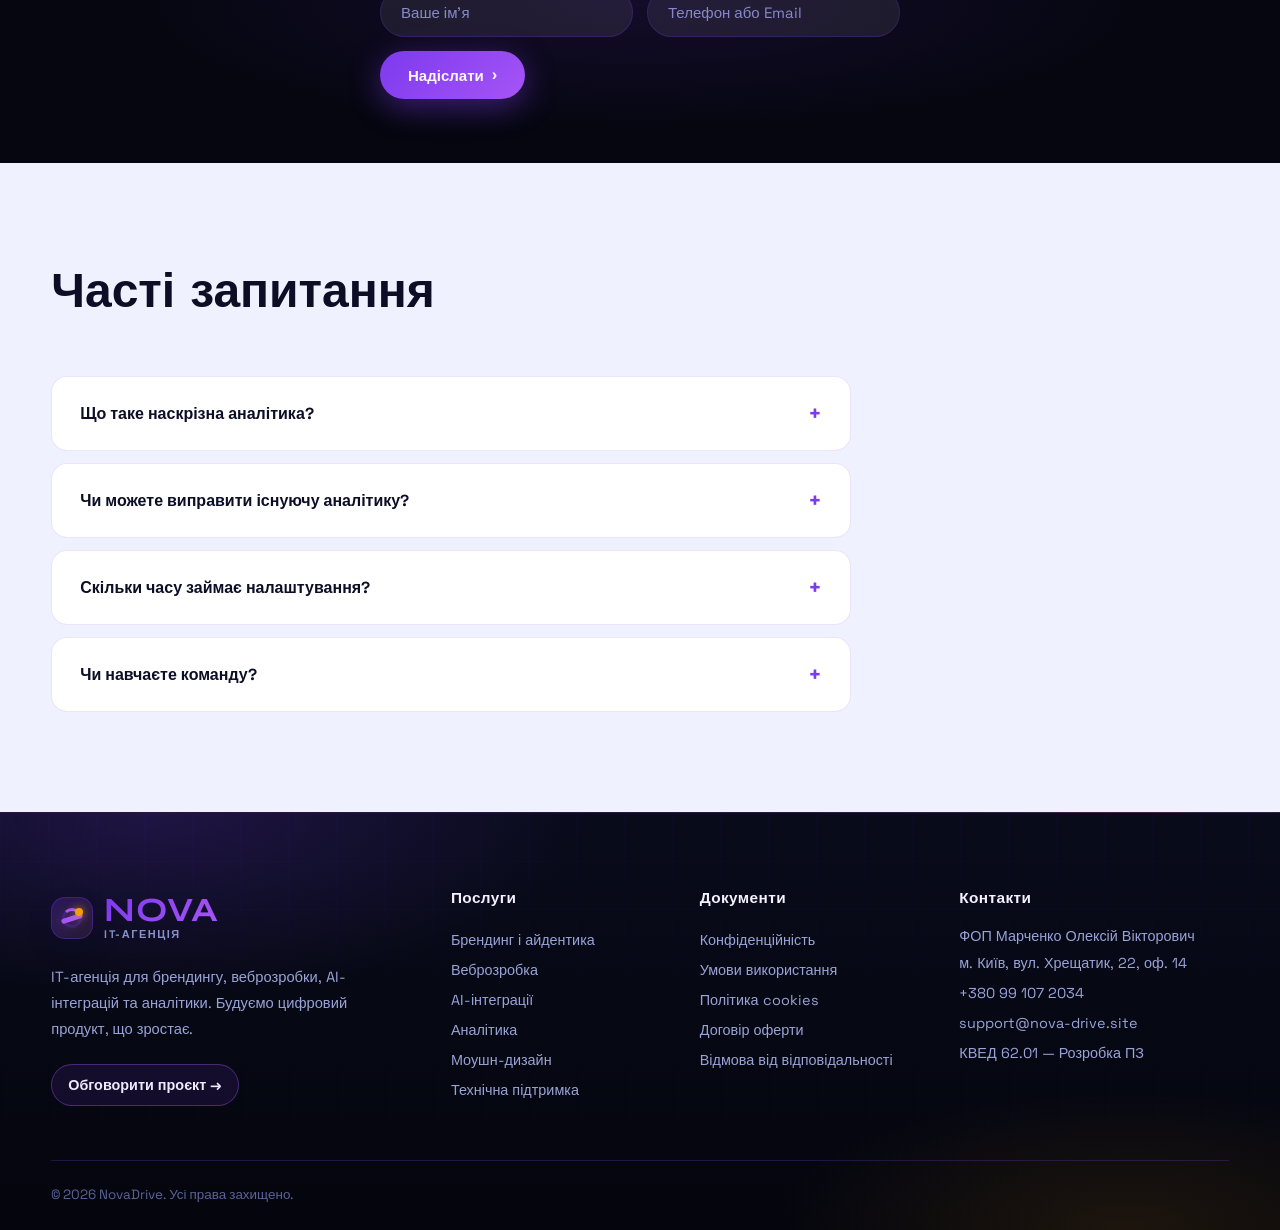
<file: analytics/index.html>
<!doctype html>
<html lang="uk">
  <head>
    <meta charset="UTF-8" />
    <meta name="viewport" content="width=device-width, initial-scale=1.0" />
    <title>Аналітика і дашборди — NovaDrive</title>
    <meta
      name="description"
      content="Аналітика — рішення на основі даних, а не здогадів"
    />
    <link rel="stylesheet" href="/assets/css/style.css" />
    <style>
      .service-hero {
        padding: 120px 0 80px;
        background: var(--bg);
        position: relative;
        overflow: hidden;
      }
      .service-hero::before {
        content: "";
        position: absolute;
        inset: 0;
        background: radial-gradient(
          ellipse 60% 60% at 70% 50%,
          rgba(124, 58, 237, 0.15),
          transparent 70%
        );
        pointer-events: none;
      }
      .service-hero::after {
        content: "";
        position: absolute;
        inset: 0;
        background-image:
          linear-gradient(rgba(124, 58, 237, 0.05) 1px, transparent 1px),
          linear-gradient(90deg, rgba(124, 58, 237, 0.05) 1px, transparent 1px);
        background-size: 60px 60px;
        animation: gridMove 20s linear infinite;
        pointer-events: none;
      }
      .service-hero-inner {
        position: relative;
        z-index: 2;
        display: flex;
        flex-direction: column;
        gap: 20px;
        max-width: 760px;
      }
      .service-hero img {
        width: 72px;
        height: 72px;
      }
      .service-hero h1 {
        font-family: "Syne", sans-serif;
        font-size: clamp(2.4rem, 5vw, 4rem);
        font-weight: 800;
        color: #e8eaf6;
        margin: 0;
        line-height: 1.1;
      }
      .service-hero h1 span {
        background: linear-gradient(135deg, #7c3aed, #f59e0b);
        -webkit-background-clip: text;
        color: transparent;
      }
      .service-hero .lead {
        color: #a8b0d6;
        font-size: 1.1rem;
        line-height: 1.7;
        margin: 0;
      }
      .service-cta {
        display: flex;
        gap: 14px;
        flex-wrap: wrap;
        margin-top: 8px;
      }
      .features-section {
        padding: 100px 0;
      }
      .features-grid {
        display: grid;
        grid-template-columns: repeat(3, 1fr);
        gap: 24px;
        margin-top: 0;
      }
      .feature-item {
        background: #fff;
        border: 1px solid rgba(124, 58, 237, 0.12);
        border-radius: 20px;
        padding: 32px;
        display: flex;
        flex-direction: column;
        gap: 14px;
        transition: 0.3s;
      }
      .feature-item:hover {
        transform: translateY(-4px);
        box-shadow: 0 20px 50px rgba(124, 58, 237, 0.15);
      }
      .feature-item span {
        font-size: 2.4rem;
      }
      .feature-item h3 {
        font-family: "Syne", sans-serif;
        font-size: 1.05rem;
        margin: 0;
        color: #0c0e26;
      }
      .feature-item p {
        color: #5c627a;
        font-size: 0.9rem;
        line-height: 1.65;
        margin: 0;
      }
      .process-section {
        padding: 100px 0;
        background: #f5f4ff;
      }
      .process-grid {
        display: grid;
        grid-template-columns: repeat(2, 1fr);
        gap: 28px;
        margin-top: 56px;
      }
      .step {
        background: #fff;
        border: 1px solid rgba(124, 58, 237, 0.14);
        border-radius: 20px;
        padding: 32px;
        display: flex;
        flex-direction: column;
        gap: 14px;
      }
      .step-num {
        font-family: "Syne", sans-serif;
        font-size: 2rem;
        font-weight: 800;
        background: linear-gradient(135deg, #7c3aed, #a855f7);
        -webkit-background-clip: text;
        color: transparent;
      }
      .step h3 {
        font-family: "Syne", sans-serif;
        margin: 0;
        color: #0c0e26;
      }
      .step p {
        color: #5c627a;
        font-size: 0.9rem;
        line-height: 1.65;
        margin: 0;
      }
      .faq-section {
        padding: 100px 0;
      }
      .faq-list {
        display: flex;
        flex-direction: column;
        gap: 12px;
        margin-top: 56px;
        max-width: 800px;
      }
      .faq-item {
        background: #fff;
        border: 1px solid rgba(124, 58, 237, 0.14);
        border-radius: 16px;
        overflow: hidden;
      }
      .faq-item summary {
        padding: 22px 28px;
        cursor: pointer;
        font-weight: 700;
        color: #0c0e26;
        list-style: none;
        display: flex;
        justify-content: space-between;
        align-items: center;
      }
      .faq-item summary::after {
        content: "+";
        color: var(--violet);
        font-size: 1.4rem;
        transition: 0.2s;
      }
      .faq-item[open] summary::after {
        transform: rotate(45deg);
      }
      .faq-item p {
        padding: 0 28px 22px;
        color: #5c627a;
        font-size: 0.9rem;
        line-height: 1.7;
        margin: 0;
      }

      .service-proof {
        padding: 34px 0;
        background: #f5f4ff;
      }
      .proof-strip {
        display: grid;
        grid-template-columns: repeat(3, 1fr);
        gap: 14px;
      }
      .proof-strip div {
        background: #fff;
        border: 1px solid rgba(124, 58, 237, 0.14);
        border-radius: 18px;
        padding: 22px;
        box-shadow: 0 12px 34px rgba(124, 58, 237, 0.08);
      }
      .proof-strip b {
        display: block;
        font-family: "Syne", sans-serif;
        font-size: 2rem;
        color: var(--violet);
        line-height: 1;
      }
      .proof-strip span {
        display: block;
        margin-top: 8px;
        color: #5c627a;
        font-weight: 700;
        font-size: 0.9rem;
      }
      .outcomes-section {
        padding: 100px 0;
        background: #fff;
        overflow: hidden;
      }
      .outcomes-grid {
        display: grid;
        grid-template-columns: 0.9fr 1.1fr;
        gap: 44px;
        align-items: start;
      }
      .outcomes-copy h2 {
        font-family: "Syne", sans-serif;
        font-size: clamp(1.8rem, 3vw, 2.7rem);
        line-height: 1.12;
        margin: 10px 0 16px;
        color: #0c0e26;
      }
      .outcomes-copy p {
        color: #5c627a;
        line-height: 1.75;
        margin: 0;
      }
      .outcome-cards {
        display: grid;
        gap: 16px;
      }
      .outcome-card {
        border: 1px solid rgba(124, 58, 237, 0.14);
        border-radius: 18px;
        padding: 24px;
        background: linear-gradient(135deg, #fff, #f8f7ff);
        box-shadow: 0 14px 38px rgba(124, 58, 237, 0.08);
        transition: 0.25s;
      }
      .outcome-card:hover {
        transform: translateY(-4px);
        border-color: rgba(124, 58, 237, 0.34);
      }
      .outcome-card h3 {
        font-family: "Syne", sans-serif;
        margin: 0 0 8px;
        color: #0c0e26;
      }
      .outcome-card p {
        margin: 0;
        color: #5c627a;
        line-height: 1.65;
        font-size: 0.92rem;
      }
      .sprint-line {
        margin-top: 40px;
        display: flex;
        gap: 10px;
        flex-wrap: wrap;
      }
      .sprint-line span {
        padding: 10px 14px;
        border-radius: 999px;
        background: #f3f0ff;
        border: 1px solid rgba(124, 58, 237, 0.16);
        color: #6b5fb0;
        font-weight: 800;
        font-size: 0.82rem;
      }
      @media (max-width: 768px) {
        .features-grid,
        .process-grid,
        .proof-strip,
        .outcomes-grid {
          grid-template-columns: 1fr;
        }
        .sprint-line span {
          flex: 1 1 auto;
          text-align: center;
        }
      }
    </style>
    <link rel="icon" type="image/png" href="/assets/img/favicon.png" />
    <link rel="apple-touch-icon" href="/assets/img/favicon.png" />
  </head>
  <body>
    <div class="loader"><div class="loader-ring"></div></div>

    <header class="site-header" id="top">
      <div class="container nav-wrap">
        <a class="logo logo-premium" href="/" aria-label="NovaDrive">
          <span class="logo-mark"><i></i></span>
          <span class="logo-text"><b>NOVA</b><em>IT-агенція</em></span>
        </a>
        <div class="quick-contact">
          <span class="dot"></span>
          <a href="tel:+380991072034">+380 99 107 2034</a>
        </div>
        <nav class="desktop-nav">
          <a href="/branding">Брендинг</a>
          <a href="/webdev">Веб</a>
          <a href="/ai">AI</a>
          <a href="/analytics">Аналітика</a>
          <a href="/motion">Моушн</a>
          <a href="/support">Підтримка</a>
        </nav>
        <button class="menu-btn" aria-label="Меню" aria-expanded="false">
          <span></span><span></span><span></span>
        </button>
      </div>
    </header>

    <aside class="mega-menu" aria-hidden="true">
      <div class="mega-panel">
        <div class="mega-head">
          <a class="logo logo-premium" href="/" aria-label="NovaDrive">
            <span class="logo-mark"><i></i></span>
            <span class="logo-text"><b>NOVA</b><em>IT-агенція</em></span>
          </a>
          <button class="close-menu" aria-label="Закрити">×</button>
        </div>
        <div class="mega-grid">
          <div class="mega-card featured">
            <p class="eyebrow">Послуга</p>
            <h3>Аналітика і дашборди</h3>
            <p>Аналітика — рішення на основі даних, а не здогадів</p>
            <a class="btn small" href="#consult">Обговорити проєкт <i>›</i></a>
          </div>
          <div class="mega-card">
            <h3>Послуги</h3>
            <a href="/branding">Брендинг і айдентика</a>
            <a href="/webdev">Веброзробка</a>
            <a href="/ai">AI-інтеграції</a>
            <a href="/analytics">Аналітика</a>
            <a href="/motion">Моушн-дизайн</a>
            <a href="/support">Технічна підтримка</a>
          </div>
          <div class="mega-card">
            <h3>Навігація</h3>
            <a href="/">Головна</a><a href="/#cases">Кейси</a>
            <a href="/#reviews">Відгуки</a><a href="/#team">Команда</a>
          </div>
          <div class="mega-card contact-card">
            <h3>Контакти</h3>
            <a href="tel:+380991072034">+380 99 107 2034</a>
            <a href="mailto:support@nova-drive.site">support@nova-drive.site</a>
          </div>
        </div>
      </div>
    </aside>

    <main>
      <section class="service-hero">
        <div class="container service-hero-inner reveal">
          <img src="/assets/img/analytics.svg" alt="Аналітика і дашборди" />
          <p class="eyebrow">Аналітика і дашборди</p>
          <h1>
            Аналітика — <span>рішення на основі даних, а не здогадів</span>
          </h1>
          <p class="lead">
            Налаштовуємо наскрізну аналітику від першого кліку до продажу,
            будуємо красиві дашборди і вчимо команду читати дані. Бізнес без
            аналітики — це корабель без компаса.
          </p>
          <div class="service-cta">
            <a href="#consult" class="btn">Замовити послугу <i>›</i></a>
            <a href="/#cases" class="btn amber">Дивитись кейси <i>›</i></a>
          </div>
        </div>
      </section>

      <section class="features-section">
        <div class="container">
          <h2 class="title reveal">Що входить у послугу</h2>
          <div class="features-grid">
            <div class="feature-item reveal">
              <span>📊</span>
              <h3>Google Analytics 4</h3>
              <p>
                Повна настройка GA4: події, конверсії, аудиторії та сегменти.
              </p>
            </div>
            <div class="feature-item reveal">
              <span>🔄</span>
              <h3>Наскрізна аналітика</h3>
              <p>Від рекламного каналу до продажу — без розривів у даних.</p>
            </div>
            <div class="feature-item reveal">
              <span>📱</span>
              <h3>Looker Studio</h3>
              <p>Інтерактивні звіти і дашборди для керівників і маркетингу.</p>
            </div>
            <div class="feature-item reveal">
              <span>🏪</span>
              <h3>E-commerce аналітика</h3>
              <p>Аналіз воронки продажів, кошика і поведінки покупців.</p>
            </div>
            <div class="feature-item reveal">
              <span>🗺️</span>
              <h3>Теплові карти</h3>
              <p>
                Hotjar, Microsoft Clarity — бачимо, як користувачі взаємодіють.
              </p>
            </div>
            <div class="feature-item reveal">
              <span>⚙️</span>
              <h3>GTM та тегування</h3>
              <p>
                Чиста архітектура тегів, події і DataLayer без програмістів.
              </p>
            </div>
          </div>
        </div>
      </section>

      <section class="service-proof">
        <div class="container">
          <div class="proof-strip reveal">
            <div><b>100%</b><span>ключові події</span></div>
            <div><b>1 екран</b><span>для KPI бізнесу</span></div>
            <div><b>GA4+GTM</b><span>чиста база даних</span></div>
          </div>
        </div>
      </section>

      <section class="outcomes-section">
        <div class="container outcomes-grid">
          <div class="outcomes-copy reveal">
            <p class="eyebrow">Результат</p>
            <h2>Прозорість замість здогадок</h2>
            <p>
              Ми не здаємо “набір файлів” і не зникаємо після презентації.
              Команда отримує зрозумілий результат, який можна запускати,
              вимірювати і розвивати.
            </p>
          </div>
          <div class="outcome-cards">
            <article class="outcome-card reveal">
              <h3>Єдина логіка KPI</h3>
              <p>
                Команда бачить ті самі цифри у маркетингу, продажах і продукті.
              </p>
            </article>
            <article class="outcome-card reveal">
              <h3>Дашборди для рішень</h3>
              <p>
                Не просто графіки, а зрозумілі сигнали: що росте, що просідає,
                де втрачаємо гроші.
              </p>
            </article>
            <article class="outcome-card reveal">
              <h3>Чисті події</h3>
              <p>Прибираємо дублікати, биті теги і хаотичні назви конверсій.</p>
            </article>
          </div>
        </div>
        <div class="container sprint-line reveal">
          <span>Audit</span>
          <span>Measurement plan</span>
          <span>GTM</span>
          <span>GA4</span>
          <span>Dashboard</span>
          <span>Training</span>
        </div>
      </section>

      <section class="process-section">
        <div class="container">
          <h2 class="title reveal">Як ми працюємо</h2>
          <div class="process-grid">
            <div class="step reveal">
              <span class="step-num">1</span>
              <h3>Аудит поточної аналітики</h3>
              <p>
                Перевіряємо наявні налаштування, знаходимо помилки і прогалини.
              </p>
            </div>
            <div class="step reveal">
              <span class="step-num">2</span>
              <h3>Стратегія вимірювань</h3>
              <p>Визначаємо KPI, події та конверсії під бізнес-цілі.</p>
            </div>
            <div class="step reveal">
              <span class="step-num">3</span>
              <h3>Налаштування і тестування</h3>
              <p>Впроваджуємо теги, тестуємо кожну подію у реальних умовах.</p>
            </div>
            <div class="step reveal">
              <span class="step-num">4</span>
              <h3>Дашборди і навчання</h3>
              <p>Будуємо звіти і проводимо навчання для команди.</p>
            </div>
          </div>
        </div>
      </section>

      <section class="consult cyber-band small-band" id="consult">
        <div class="container">
          <h2>Замовити Аналітика і дашборди</h2>
          <form>
            <input placeholder="Ваше ім'я" />
            <input placeholder="Телефон або Email" />
            <button class="btn" type="submit">Надіслати <i>›</i></button>
          </form>
        </div>
      </section>

      <section class="faq-section">
        <div class="container">
          <h2 class="title reveal">Часті запитання</h2>
          <div class="faq-list">
            <details class="faq-item reveal">
              <summary>Що таке наскрізна аналітика?</summary>
              <p>
                Відстеження шляху клієнта від першого контакту з рекламою до
                фінальної угоди.
              </p>
            </details>
            <details class="faq-item reveal">
              <summary>Чи можете виправити існуючу аналітику?</summary>
              <p>
                Так, проводимо аудит і усуваємо помилки у будь-яких
                налаштуваннях.
              </p>
            </details>
            <details class="faq-item reveal">
              <summary>Скільки часу займає налаштування?</summary>
              <p>
                Базовий проєкт — 1–2 тижні. Складні e-commerce проєкти — 3–4
                тижні.
              </p>
            </details>
            <details class="faq-item reveal">
              <summary>Чи навчаєте команду?</summary>
              <p>
                Так, включаємо навчальну сесію і записуємо відео-інструкцію.
              </p>
            </details>
          </div>
        </div>
      </section>
    </main>

    <footer>
      <div class="container footer-grid">
        <div class="footer-brand">
          <a class="logo logo-premium" href="#top" aria-label="NovaDrive">
            <span class="logo-mark"><i></i></span>
            <span class="logo-text"><b>NOVA</b><em>IT-агенція</em></span>
          </a>
          <p>
            IT-агенція для брендингу, веброзробки, AI-інтеграцій та аналітики.
            Будуємо цифровий продукт, що зростає.
          </p>
          <a class="footer-cta" href="#consult">Обговорити проєкт →</a>
        </div>
        <div>
          <h3>Послуги</h3>
          <a href="/branding">Брендинг і айдентика</a>
          <a href="/webdev">Веброзробка</a>
          <a href="/ai">AI-інтеграції</a>
          <a href="/analytics">Аналітика</a>
          <a href="/motion">Моушн-дизайн</a>
          <a href="/support">Технічна підтримка</a>
        </div>
        <div>
          <h3>Документи</h3>
          <a href="/privacy-policy">Конфіденційність</a>
          <a href="/terms-and-conditions">Умови використання</a>
          <a href="/cookie-policy">Політика cookies</a>
          <a href="/offer-agreement">Договір оферти</a>
          <a href="/disclaimer">Відмова від відповідальності</a>
        </div>
        <div>
          <h3>Контакти</h3>
          <p>ФОП Марченко Олексій Вікторович</p>
          <p>м. Київ, вул. Хрещатик, 22, оф. 14</p>
          <a href="tel:+380991072034">+380 99 107 2034</a>
          <a href="mailto:support@nova-drive.site">support@nova-drive.site</a>
          <p>КВЕД 62.01 — Розробка ПЗ</p>
        </div>
      </div>
      <div class="container footer-bottom">
        <p>© 2026 NovaDrive. Усі права захищено.</p>
      </div>
    </footer>

    <a class="float-call" href="tel:+380991072034" aria-label="Зателефонувати"
      >☎</a
    >
    <a class="to-top" href="#top" aria-label="Вгору"><span>↑</span></a>

    <!-- Cookie Banner -->
    <div class="cookie-banner" id="cookieBanner">
      <div class="cookie-inner">
        <div class="cookie-text">
          <span class="cookie-icon">🍪</span>
          <p>
            Ми використовуємо <strong>cookies</strong> для покращення досвіду.
            <a href="/cookie-policy">Дізнатись більше</a>
          </p>
        </div>
        <div class="cookie-actions">
          <button class="btn small cookie-decline" id="cookieDecline">
            Відхилити
          </button>
          <button class="btn small cookie-accept" id="cookieAccept">
            Прийняти
          </button>
        </div>
      </div>
    </div>

    <script src="/assets/js/main.js"></script>
  </body>
</html>
</file>
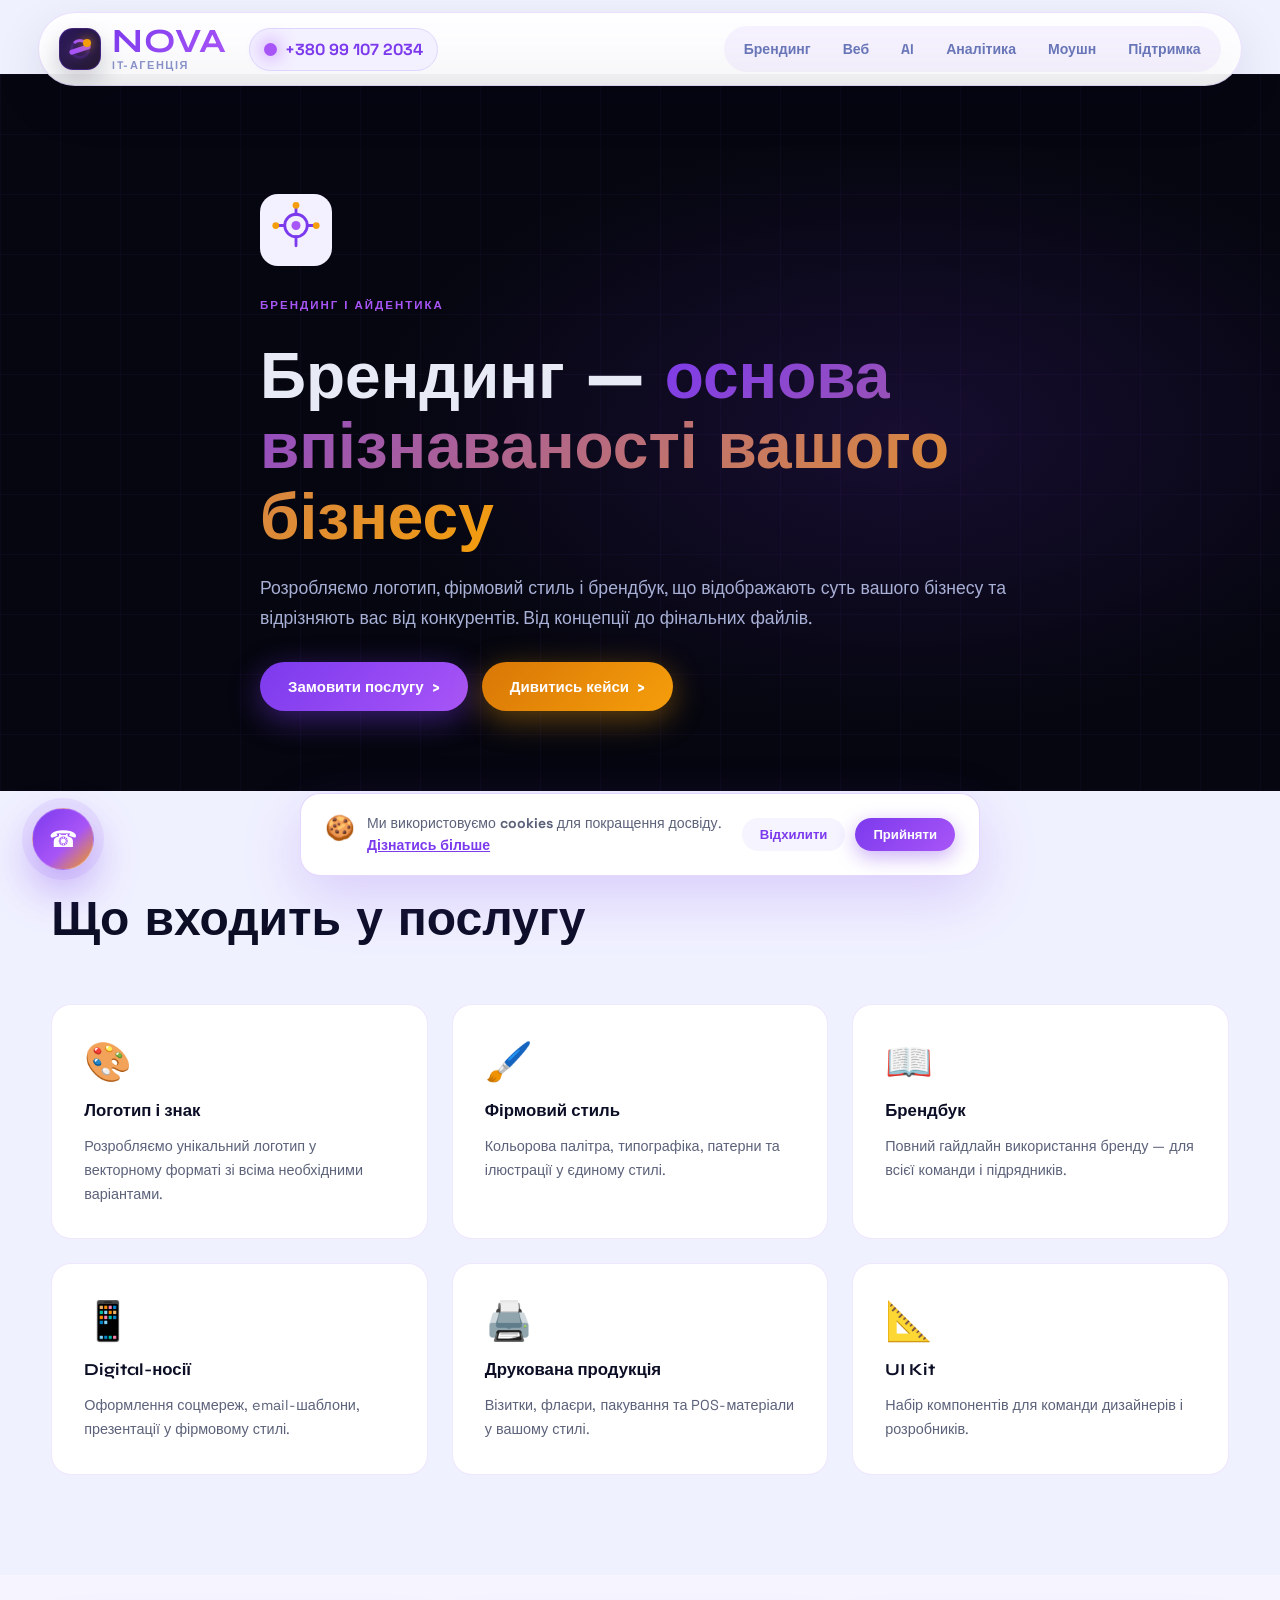
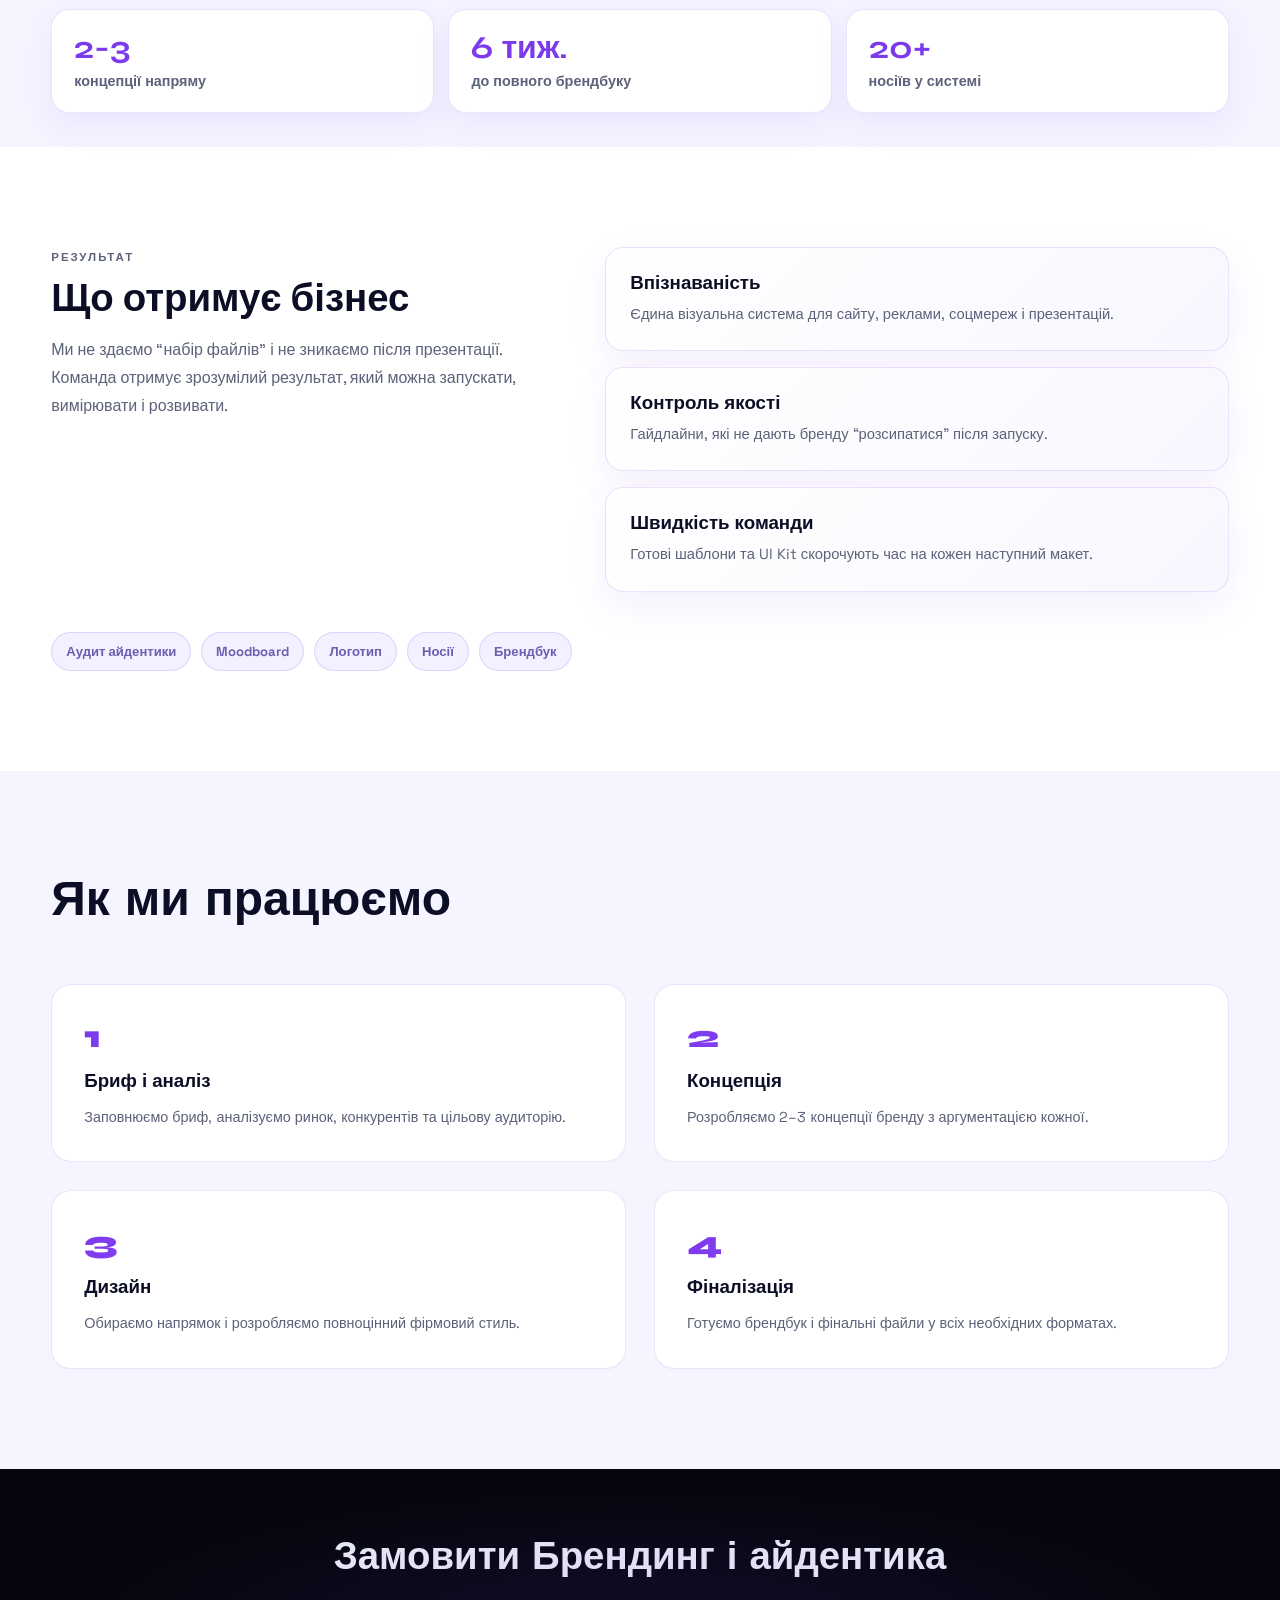
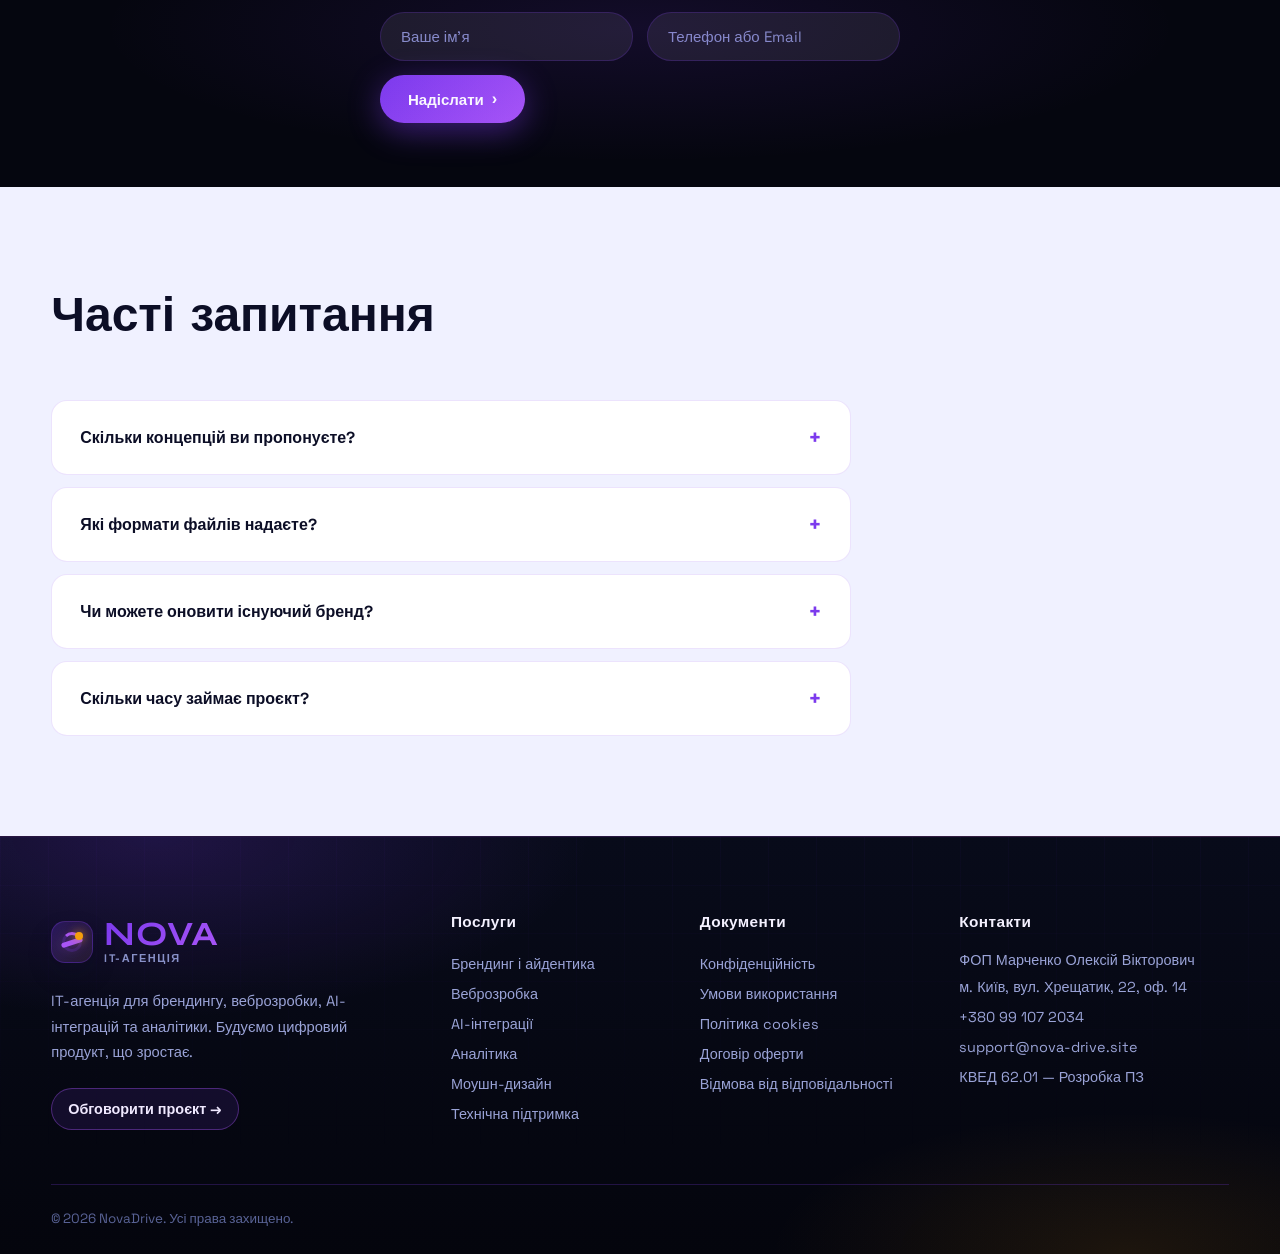
<file: branding/index.html>
<!doctype html>
<html lang="uk">
  <head>
    <meta charset="UTF-8" />
    <meta name="viewport" content="width=device-width, initial-scale=1.0" />
    <title>Брендинг і айдентика — NovaDrive</title>
    <meta
      name="description"
      content="Брендинг — основа впізнаваності вашого бізнесу"
    />
    <link rel="stylesheet" href="/assets/css/style.css" />
    <style>
      .service-hero {
        padding: 120px 0 80px;
        background: var(--bg);
        position: relative;
        overflow: hidden;
      }
      .service-hero::before {
        content: "";
        position: absolute;
        inset: 0;
        background: radial-gradient(
          ellipse 60% 60% at 70% 50%,
          rgba(124, 58, 237, 0.15),
          transparent 70%
        );
        pointer-events: none;
      }
      .service-hero::after {
        content: "";
        position: absolute;
        inset: 0;
        background-image:
          linear-gradient(rgba(124, 58, 237, 0.05) 1px, transparent 1px),
          linear-gradient(90deg, rgba(124, 58, 237, 0.05) 1px, transparent 1px);
        background-size: 60px 60px;
        animation: gridMove 20s linear infinite;
        pointer-events: none;
      }
      .service-hero-inner {
        position: relative;
        z-index: 2;
        display: flex;
        flex-direction: column;
        gap: 20px;
        max-width: 760px;
      }
      .service-hero img {
        width: 72px;
        height: 72px;
      }
      .service-hero h1 {
        font-family: "Syne", sans-serif;
        font-size: clamp(2.4rem, 5vw, 4rem);
        font-weight: 800;
        color: #e8eaf6;
        margin: 0;
        line-height: 1.1;
      }
      .service-hero h1 span {
        background: linear-gradient(135deg, #7c3aed, #f59e0b);
        -webkit-background-clip: text;
        color: transparent;
      }
      .service-hero .lead {
        color: #a8b0d6;
        font-size: 1.1rem;
        line-height: 1.7;
        margin: 0;
      }
      .service-cta {
        display: flex;
        gap: 14px;
        flex-wrap: wrap;
        margin-top: 8px;
      }
      .features-section {
        padding: 100px 0;
      }
      .features-grid {
        display: grid;
        grid-template-columns: repeat(3, 1fr);
        gap: 24px;
        margin-top: 0;
      }
      .feature-item {
        background: #fff;
        border: 1px solid rgba(124, 58, 237, 0.12);
        border-radius: 20px;
        padding: 32px;
        display: flex;
        flex-direction: column;
        gap: 14px;
        transition: 0.3s;
      }
      .feature-item:hover {
        transform: translateY(-4px);
        box-shadow: 0 20px 50px rgba(124, 58, 237, 0.15);
      }
      .feature-item span {
        font-size: 2.4rem;
      }
      .feature-item h3 {
        font-family: "Syne", sans-serif;
        font-size: 1.05rem;
        margin: 0;
        color: #0c0e26;
      }
      .feature-item p {
        color: #5c627a;
        font-size: 0.9rem;
        line-height: 1.65;
        margin: 0;
      }
      .process-section {
        padding: 100px 0;
        background: #f5f4ff;
      }
      .process-grid {
        display: grid;
        grid-template-columns: repeat(2, 1fr);
        gap: 28px;
        margin-top: 56px;
      }
      .step {
        background: #fff;
        border: 1px solid rgba(124, 58, 237, 0.14);
        border-radius: 20px;
        padding: 32px;
        display: flex;
        flex-direction: column;
        gap: 14px;
      }
      .step-num {
        font-family: "Syne", sans-serif;
        font-size: 2rem;
        font-weight: 800;
        background: linear-gradient(135deg, #7c3aed, #a855f7);
        -webkit-background-clip: text;
        color: transparent;
      }
      .step h3 {
        font-family: "Syne", sans-serif;
        margin: 0;
        color: #0c0e26;
      }
      .step p {
        color: #5c627a;
        font-size: 0.9rem;
        line-height: 1.65;
        margin: 0;
      }
      .faq-section {
        padding: 100px 0;
      }
      .faq-list {
        display: flex;
        flex-direction: column;
        gap: 12px;
        margin-top: 56px;
        max-width: 800px;
      }
      .faq-item {
        background: #fff;
        border: 1px solid rgba(124, 58, 237, 0.14);
        border-radius: 16px;
        overflow: hidden;
      }
      .faq-item summary {
        padding: 22px 28px;
        cursor: pointer;
        font-weight: 700;
        color: #0c0e26;
        list-style: none;
        display: flex;
        justify-content: space-between;
        align-items: center;
      }
      .faq-item summary::after {
        content: "+";
        color: var(--violet);
        font-size: 1.4rem;
        transition: 0.2s;
      }
      .faq-item[open] summary::after {
        transform: rotate(45deg);
      }
      .faq-item p {
        padding: 0 28px 22px;
        color: #5c627a;
        font-size: 0.9rem;
        line-height: 1.7;
        margin: 0;
      }

      .service-proof {
        padding: 34px 0;
        background: #f5f4ff;
      }
      .proof-strip {
        display: grid;
        grid-template-columns: repeat(3, 1fr);
        gap: 14px;
      }
      .proof-strip div {
        background: #fff;
        border: 1px solid rgba(124, 58, 237, 0.14);
        border-radius: 18px;
        padding: 22px;
        box-shadow: 0 12px 34px rgba(124, 58, 237, 0.08);
      }
      .proof-strip b {
        display: block;
        font-family: "Syne", sans-serif;
        font-size: 2rem;
        color: var(--violet);
        line-height: 1;
      }
      .proof-strip span {
        display: block;
        margin-top: 8px;
        color: #5c627a;
        font-weight: 700;
        font-size: 0.9rem;
      }
      .outcomes-section {
        padding: 100px 0;
        background: #fff;
        overflow: hidden;
      }
      .outcomes-grid {
        display: grid;
        grid-template-columns: 0.9fr 1.1fr;
        gap: 44px;
        align-items: start;
      }
      .outcomes-copy h2 {
        font-family: "Syne", sans-serif;
        font-size: clamp(1.8rem, 3vw, 2.7rem);
        line-height: 1.12;
        margin: 10px 0 16px;
        color: #0c0e26;
      }
      .outcomes-copy p {
        color: #5c627a;
        line-height: 1.75;
        margin: 0;
      }
      .outcome-cards {
        display: grid;
        gap: 16px;
      }
      .outcome-card {
        border: 1px solid rgba(124, 58, 237, 0.14);
        border-radius: 18px;
        padding: 24px;
        background: linear-gradient(135deg, #fff, #f8f7ff);
        box-shadow: 0 14px 38px rgba(124, 58, 237, 0.08);
        transition: 0.25s;
      }
      .outcome-card:hover {
        transform: translateY(-4px);
        border-color: rgba(124, 58, 237, 0.34);
      }
      .outcome-card h3 {
        font-family: "Syne", sans-serif;
        margin: 0 0 8px;
        color: #0c0e26;
      }
      .outcome-card p {
        margin: 0;
        color: #5c627a;
        line-height: 1.65;
        font-size: 0.92rem;
      }
      .sprint-line {
        margin-top: 40px;
        display: flex;
        gap: 10px;
        flex-wrap: wrap;
      }
      .sprint-line span {
        padding: 10px 14px;
        border-radius: 999px;
        background: #f3f0ff;
        border: 1px solid rgba(124, 58, 237, 0.16);
        color: #6b5fb0;
        font-weight: 800;
        font-size: 0.82rem;
      }
      @media (max-width: 768px) {
        .features-grid,
        .process-grid,
        .proof-strip,
        .outcomes-grid {
          grid-template-columns: 1fr;
        }
        .sprint-line span {
          flex: 1 1 auto;
          text-align: center;
        }
      }
    </style>
    <link rel="icon" type="image/png" href="/assets/img/favicon.png" />
    <link rel="apple-touch-icon" href="/assets/img/favicon.png" />
  </head>
  <body>
    <div class="loader"><div class="loader-ring"></div></div>

    <header class="site-header" id="top">
      <div class="container nav-wrap">
        <a class="logo logo-premium" href="/" aria-label="NovaDrive">
          <span class="logo-mark"><i></i></span>
          <span class="logo-text"><b>NOVA</b><em>IT-агенція</em></span>
        </a>
        <div class="quick-contact">
          <span class="dot"></span>
          <a href="tel:+380991072034">+380 99 107 2034</a>
        </div>
        <nav class="desktop-nav">
          <a href="/branding">Брендинг</a>
          <a href="/webdev">Веб</a>
          <a href="/ai">AI</a>
          <a href="/analytics">Аналітика</a>
          <a href="/motion">Моушн</a>
          <a href="/support">Підтримка</a>
        </nav>
        <button class="menu-btn" aria-label="Меню" aria-expanded="false">
          <span></span><span></span><span></span>
        </button>
      </div>
    </header>

    <aside class="mega-menu" aria-hidden="true">
      <div class="mega-panel">
        <div class="mega-head">
          <a class="logo logo-premium" href="/" aria-label="NovaDrive">
            <span class="logo-mark"><i></i></span>
            <span class="logo-text"><b>NOVA</b><em>IT-агенція</em></span>
          </a>
          <button class="close-menu" aria-label="Закрити">×</button>
        </div>
        <div class="mega-grid">
          <div class="mega-card featured">
            <p class="eyebrow">Послуга</p>
            <h3>Брендинг і айдентика</h3>
            <p>Брендинг — основа впізнаваності вашого бізнесу</p>
            <a class="btn small" href="#consult">Обговорити проєкт <i>›</i></a>
          </div>
          <div class="mega-card">
            <h3>Послуги</h3>
            <a href="/branding">Брендинг і айдентика</a>
            <a href="/webdev">Веброзробка</a>
            <a href="/ai">AI-інтеграції</a>
            <a href="/analytics">Аналітика</a>
            <a href="/motion">Моушн-дизайн</a>
            <a href="/support">Технічна підтримка</a>
          </div>
          <div class="mega-card">
            <h3>Навігація</h3>
            <a href="/">Головна</a><a href="/#cases">Кейси</a>
            <a href="/#reviews">Відгуки</a><a href="/#team">Команда</a>
          </div>
          <div class="mega-card contact-card">
            <h3>Контакти</h3>
            <a href="tel:+380991072034">+380 99 107 2034</a>
            <a href="mailto:support@nova-drive.site">support@nova-drive.site</a>
          </div>
        </div>
      </div>
    </aside>

    <main>
      <section class="service-hero">
        <div class="container service-hero-inner reveal">
          <img src="/assets/img/branding.svg" alt="Брендинг і айдентика" />
          <p class="eyebrow">Брендинг і айдентика</p>
          <h1>Брендинг — <span>основа впізнаваності вашого бізнесу</span></h1>
          <p class="lead">
            Розробляємо логотип, фірмовий стиль і брендбук, що відображають суть
            вашого бізнесу та відрізняють вас від конкурентів. Від концепції до
            фінальних файлів.
          </p>
          <div class="service-cta">
            <a href="#consult" class="btn">Замовити послугу <i>›</i></a>
            <a href="/#cases" class="btn amber">Дивитись кейси <i>›</i></a>
          </div>
        </div>
      </section>

      <section class="features-section">
        <div class="container">
          <h2 class="title reveal">Що входить у послугу</h2>
          <div class="features-grid">
            <div class="feature-item reveal">
              <span>🎨</span>
              <h3>Логотип і знак</h3>
              <p>
                Розробляємо унікальний логотип у векторному форматі зі всіма
                необхідними варіантами.
              </p>
            </div>
            <div class="feature-item reveal">
              <span>🖌️</span>
              <h3>Фірмовий стиль</h3>
              <p>
                Кольорова палітра, типографіка, патерни та ілюстрації у єдиному
                стилі.
              </p>
            </div>
            <div class="feature-item reveal">
              <span>📖</span>
              <h3>Брендбук</h3>
              <p>
                Повний гайдлайн використання бренду — для всієї команди і
                підрядників.
              </p>
            </div>
            <div class="feature-item reveal">
              <span>📱</span>
              <h3>Digital-носії</h3>
              <p>
                Оформлення соцмереж, email-шаблони, презентації у фірмовому
                стилі.
              </p>
            </div>
            <div class="feature-item reveal">
              <span>🖨️</span>
              <h3>Друкована продукція</h3>
              <p>Візитки, флаєри, пакування та POS-матеріали у вашому стилі.</p>
            </div>
            <div class="feature-item reveal">
              <span>📐</span>
              <h3>UI Kit</h3>
              <p>Набір компонентів для команди дизайнерів і розробників.</p>
            </div>
          </div>
        </div>
      </section>

      <section class="service-proof">
        <div class="container">
          <div class="proof-strip reveal">
            <div><b>2-3</b><span>концепції напряму</span></div>
            <div><b>6 тиж.</b><span>до повного брендбуку</span></div>
            <div><b>20+</b><span>носіїв у системі</span></div>
          </div>
        </div>
      </section>

      <section class="outcomes-section">
        <div class="container outcomes-grid">
          <div class="outcomes-copy reveal">
            <p class="eyebrow">Результат</p>
            <h2>Що отримує бізнес</h2>
            <p>
              Ми не здаємо “набір файлів” і не зникаємо після презентації.
              Команда отримує зрозумілий результат, який можна запускати,
              вимірювати і розвивати.
            </p>
          </div>
          <div class="outcome-cards">
            <article class="outcome-card reveal">
              <h3>Впізнаваність</h3>
              <p>
                Єдина візуальна система для сайту, реклами, соцмереж і
                презентацій.
              </p>
            </article>
            <article class="outcome-card reveal">
              <h3>Контроль якості</h3>
              <p>Гайдлайни, які не дають бренду “розсипатися” після запуску.</p>
            </article>
            <article class="outcome-card reveal">
              <h3>Швидкість команди</h3>
              <p>
                Готові шаблони та UI Kit скорочують час на кожен наступний
                макет.
              </p>
            </article>
          </div>
        </div>
        <div class="container sprint-line reveal">
          <span>Аудит айдентики</span>
          <span>Moodboard</span>
          <span>Логотип</span>
          <span>Носії</span>
          <span>Брендбук</span>
        </div>
      </section>

      <section class="process-section">
        <div class="container">
          <h2 class="title reveal">Як ми працюємо</h2>
          <div class="process-grid">
            <div class="step reveal">
              <span class="step-num">1</span>
              <h3>Бриф і аналіз</h3>
              <p>
                Заповнюємо бриф, аналізуємо ринок, конкурентів та цільову
                аудиторію.
              </p>
            </div>
            <div class="step reveal">
              <span class="step-num">2</span>
              <h3>Концепція</h3>
              <p>Розробляємо 2–3 концепції бренду з аргументацією кожної.</p>
            </div>
            <div class="step reveal">
              <span class="step-num">3</span>
              <h3>Дизайн</h3>
              <p>Обираємо напрямок і розробляємо повноцінний фірмовий стиль.</p>
            </div>
            <div class="step reveal">
              <span class="step-num">4</span>
              <h3>Фіналізація</h3>
              <p>
                Готуємо брендбук і фінальні файли у всіх необхідних форматах.
              </p>
            </div>
          </div>
        </div>
      </section>

      <section class="consult cyber-band small-band" id="consult">
        <div class="container">
          <h2>Замовити Брендинг і айдентика</h2>
          <form>
            <input placeholder="Ваше ім'я" />
            <input placeholder="Телефон або Email" />
            <button class="btn" type="submit">Надіслати <i>›</i></button>
          </form>
        </div>
      </section>

      <section class="faq-section">
        <div class="container">
          <h2 class="title reveal">Часті запитання</h2>
          <div class="faq-list">
            <details class="faq-item reveal">
              <summary>Скільки концепцій ви пропонуєте?</summary>
              <p>
                Зазвичай 2–3 різні концепції з аргументацією, потім
                доопрацювання обраного напрямку.
              </p>
            </details>
            <details class="faq-item reveal">
              <summary>Які формати файлів надаєте?</summary>
              <p>
                AI, EPS, SVG, PNG, PDF — усе для роботи в цифровому та
                друкованому середовищі.
              </p>
            </details>
            <details class="faq-item reveal">
              <summary>Чи можете оновити існуючий бренд?</summary>
              <p>
                Так, робимо як ребрендинг, так і еволюційне оновлення без втрати
                впізнаваності.
              </p>
            </details>
            <details class="faq-item reveal">
              <summary>Скільки часу займає проєкт?</summary>
              <p>
                Стандартний проєкт — 3–6 тижнів залежно від обсягу та кількості
                раундів правок.
              </p>
            </details>
          </div>
        </div>
      </section>
    </main>

    <footer>
      <div class="container footer-grid">
        <div class="footer-brand">
          <a class="logo logo-premium" href="#top" aria-label="NovaDrive">
            <span class="logo-mark"><i></i></span>
            <span class="logo-text"><b>NOVA</b><em>IT-агенція</em></span>
          </a>
          <p>
            IT-агенція для брендингу, веброзробки, AI-інтеграцій та аналітики.
            Будуємо цифровий продукт, що зростає.
          </p>
          <a class="footer-cta" href="#consult">Обговорити проєкт →</a>
        </div>
        <div>
          <h3>Послуги</h3>
          <a href="/branding">Брендинг і айдентика</a>
          <a href="/webdev">Веброзробка</a>
          <a href="/ai">AI-інтеграції</a>
          <a href="/analytics">Аналітика</a>
          <a href="/motion">Моушн-дизайн</a>
          <a href="/support">Технічна підтримка</a>
        </div>
        <div>
          <h3>Документи</h3>
          <a href="/privacy-policy">Конфіденційність</a>
          <a href="/terms-and-conditions">Умови використання</a>
          <a href="/cookie-policy">Політика cookies</a>
          <a href="/offer-agreement">Договір оферти</a>
          <a href="/disclaimer">Відмова від відповідальності</a>
        </div>
        <div>
          <h3>Контакти</h3>
          <p>ФОП Марченко Олексій Вікторович</p>
          <p>м. Київ, вул. Хрещатик, 22, оф. 14</p>
          <a href="tel:+380991072034">+380 99 107 2034</a>
          <a href="mailto:support@nova-drive.site">support@nova-drive.site</a>
          <p>КВЕД 62.01 — Розробка ПЗ</p>
        </div>
      </div>
      <div class="container footer-bottom">
        <p>© 2026 NovaDrive. Усі права захищено.</p>
      </div>
    </footer>

    <a class="float-call" href="tel:+380991072034" aria-label="Зателефонувати"
      >☎</a
    >
    <a class="to-top" href="#top" aria-label="Вгору"><span>↑</span></a>

    <!-- Cookie Banner -->
    <div class="cookie-banner" id="cookieBanner">
      <div class="cookie-inner">
        <div class="cookie-text">
          <span class="cookie-icon">🍪</span>
          <p>
            Ми використовуємо <strong>cookies</strong> для покращення досвіду.
            <a href="/cookie-policy">Дізнатись більше</a>
          </p>
        </div>
        <div class="cookie-actions">
          <button class="btn small cookie-decline" id="cookieDecline">
            Відхилити
          </button>
          <button class="btn small cookie-accept" id="cookieAccept">
            Прийняти
          </button>
        </div>
      </div>
    </div>

    <script src="/assets/js/main.js"></script>
  </body>
</html>
</file>
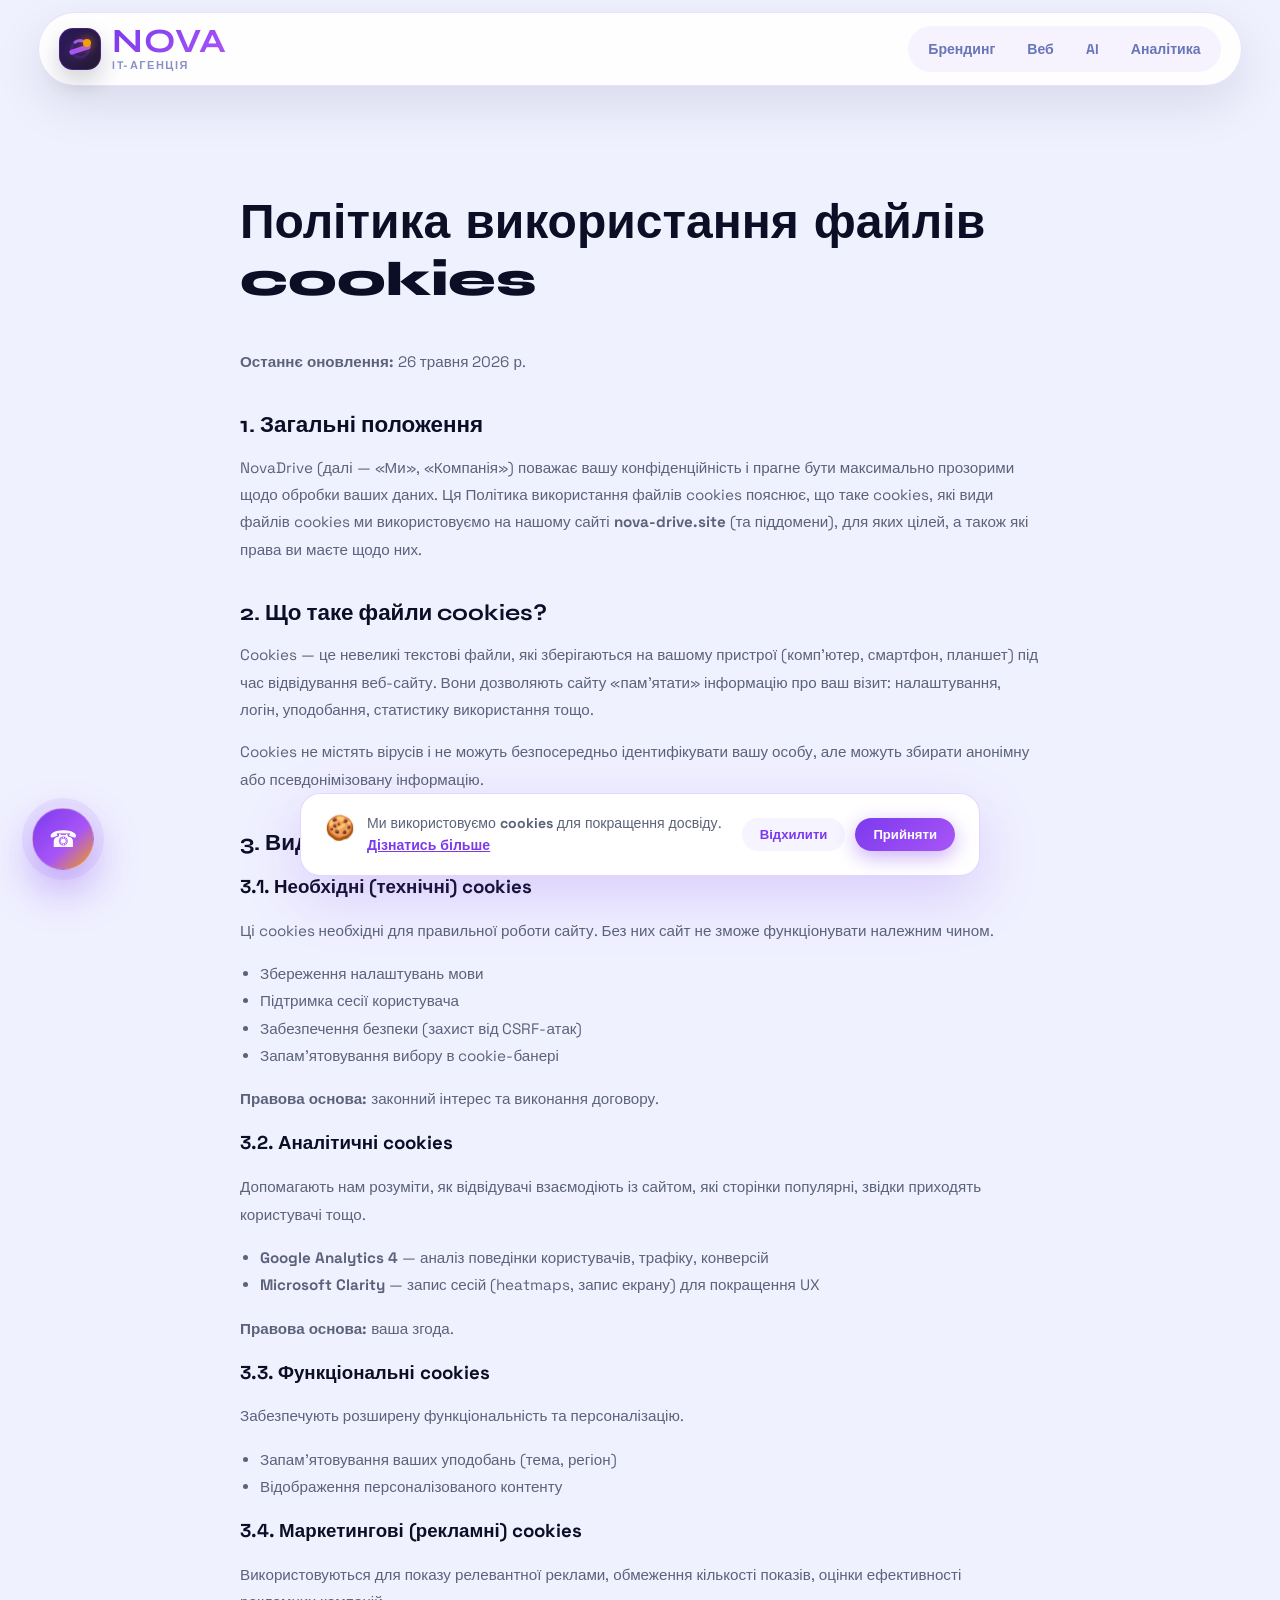
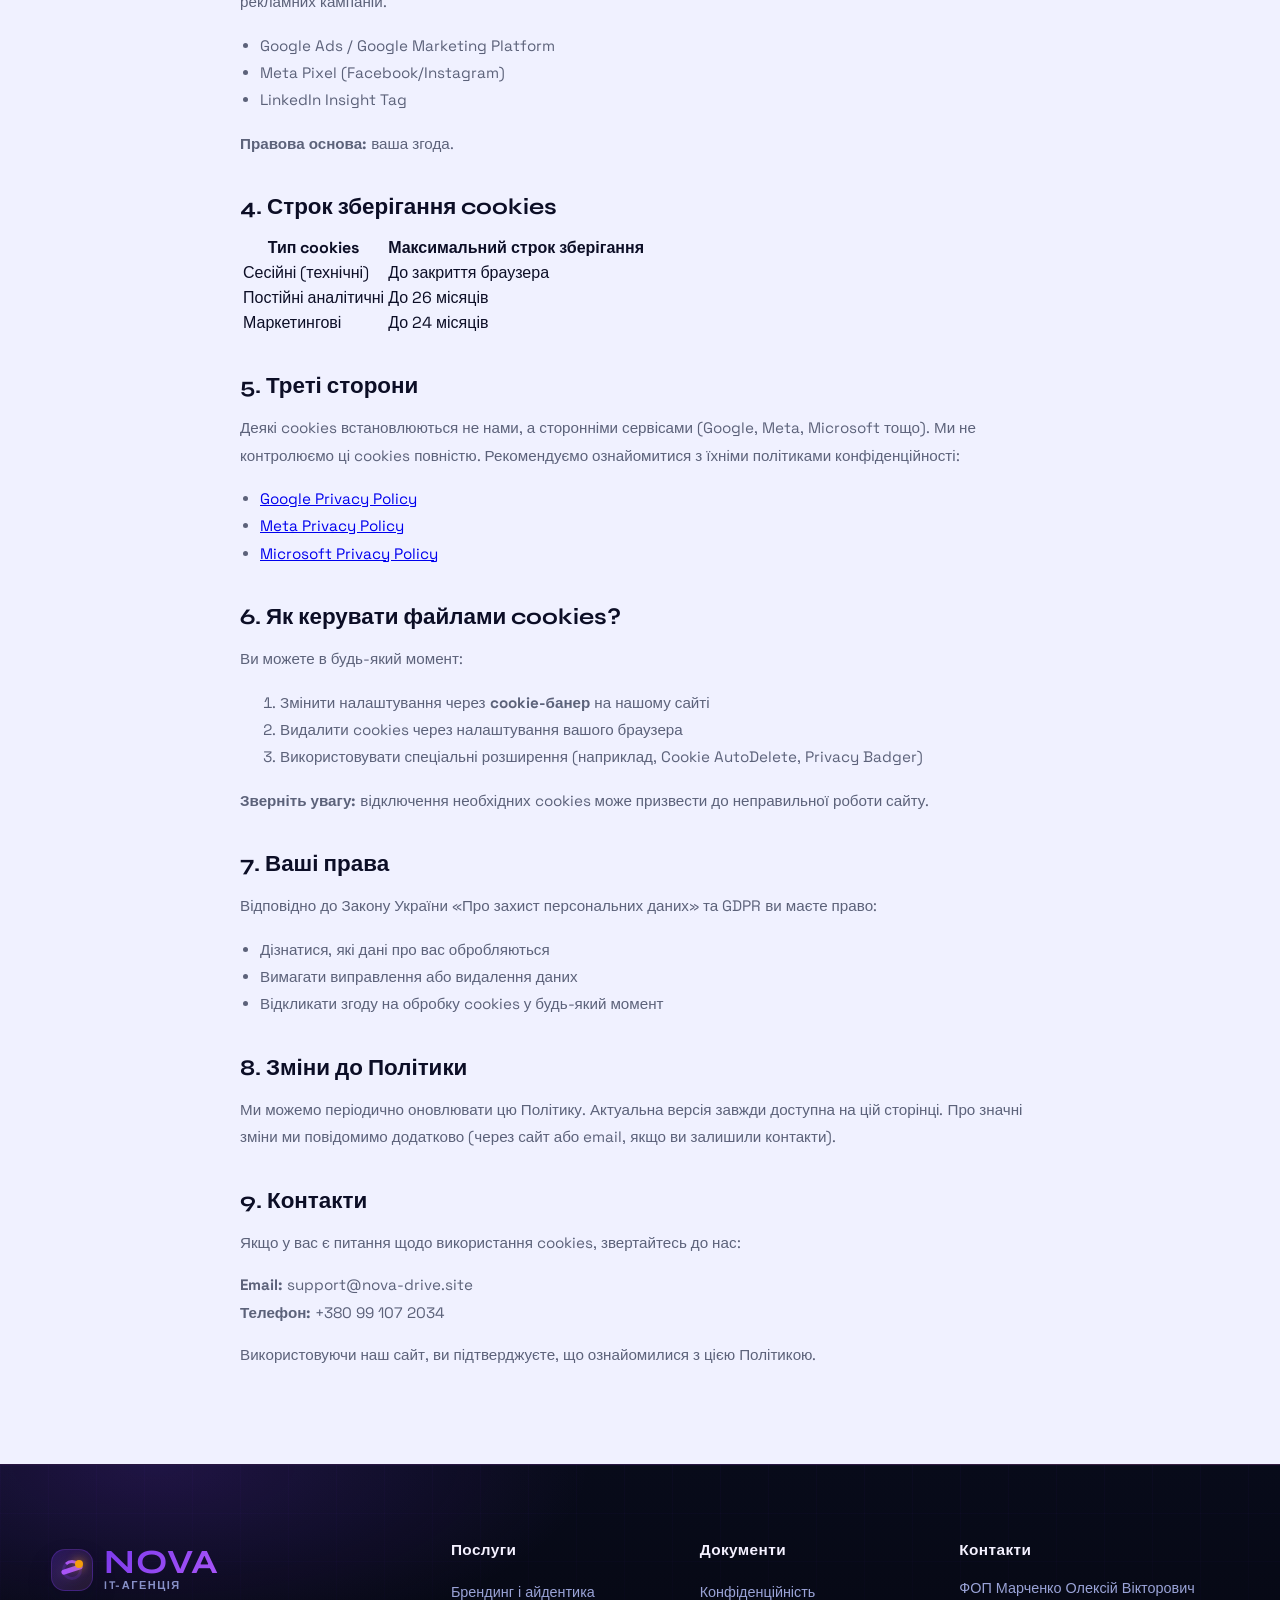
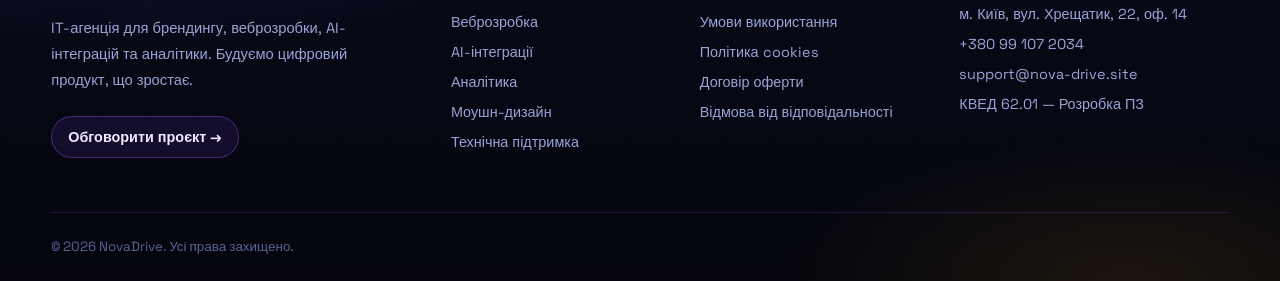
<file: cookie-policy/index.html>
<!doctype html>
<html lang="uk">
  <head>
    <meta charset="UTF-8" />
    <meta name="viewport" content="width=device-width, initial-scale=1.0" />
    <title>Політика cookies — NovaDrive</title>
    <link rel="stylesheet" href="/assets/css/style.css" />
    <style>
      .legal-page {
        padding: 120px 0 80px;
      }
      .legal-page h1 {
        font-family: "Syne", sans-serif;
        font-size: clamp(2rem, 4vw, 3rem);
        font-weight: 800;
        color: #0c0e26;
        margin: 0 0 40px;
      }
      .legal-page h2 {
        font-family: "Syne", sans-serif;
        font-size: 1.4rem;
        color: #0c0e26;
        margin: 36px 0 14px;
      }
      .legal-page p,
      .legal-page li {
        color: #5c627a;
        line-height: 1.8;
        font-size: 0.95rem;
      }
      .legal-page ul {
        padding-left: 20px;
      }
      .legal-inner {
        max-width: 800px;
      }
    </style>
    <link rel="icon" type="image/png" href="/assets/img/favicon.png" />
    <link rel="apple-touch-icon" href="/assets/img/favicon.png" />
  </head>
  <body>
    <div class="loader"><div class="loader-ring"></div></div>
    <header class="site-header" id="top">
      <div class="container nav-wrap">
        <a class="logo logo-premium" href="/" aria-label="NovaDrive">
          <span class="logo-mark"><i></i></span>
          <span class="logo-text"><b>NOVA</b><em>IT-агенція</em></span>
        </a>
        <nav class="desktop-nav">
          <a href="/branding">Брендинг</a><a href="/webdev">Веб</a>
          <a href="/ai">AI</a><a href="/analytics">Аналітика</a>
        </nav>
        <button class="menu-btn" aria-label="Меню" aria-expanded="false">
          <span></span><span></span><span></span>
        </button>
      </div>
    </header>
    <main>
      <section class="legal-page">
        <div class="container legal-inner">
          <h1>Політика використання файлів cookies</h1>

          <p><strong>Останнє оновлення:</strong> 26 травня 2026 р.</p>

          <h2>1. Загальні положення</h2>
          <p>
            NovaDrive (далі — «Ми», «Компанія») поважає вашу конфіденційність і
            прагне бути максимально прозорими щодо обробки ваших даних. Ця
            Політика використання файлів cookies пояснює, що таке cookies, які
            види файлів cookies ми використовуємо на нашому сайті
            <strong>nova-drive.site</strong> (та піддомени), для яких цілей, а
            також які права ви маєте щодо них.
          </p>

          <h2>2. Що таке файли cookies?</h2>
          <p>
            Cookies — це невеликі текстові файли, які зберігаються на вашому
            пристрої (комп’ютер, смартфон, планшет) під час відвідування
            веб-сайту. Вони дозволяють сайту «пам’ятати» інформацію про ваш
            візит: налаштування, логін, уподобання, статистику використання
            тощо.
          </p>
          <p>
            Cookies не містять вірусів і не можуть безпосередньо ідентифікувати
            вашу особу, але можуть збирати анонімну або псевдонімізовану
            інформацію.
          </p>

          <h2>3. Види файлів cookies, які ми використовуємо</h2>

          <h3>3.1. Необхідні (технічні) cookies</h3>
          <p>
            Ці cookies необхідні для правильної роботи сайту. Без них сайт не
            зможе функціонувати належним чином.
          </p>
          <ul>
            <li>Збереження налаштувань мови</li>
            <li>Підтримка сесії користувача</li>
            <li>Забезпечення безпеки (захист від CSRF-атак)</li>
            <li>Запам’ятовування вибору в cookie-банері</li>
          </ul>
          <p>
            <strong>Правова основа:</strong> законний інтерес та виконання
            договору.
          </p>

          <h3>3.2. Аналітичні cookies</h3>
          <p>
            Допомагають нам розуміти, як відвідувачі взаємодіють із сайтом, які
            сторінки популярні, звідки приходять користувачі тощо.
          </p>
          <ul>
            <li>
              <strong>Google Analytics 4</strong> — аналіз поведінки
              користувачів, трафіку, конверсій
            </li>
            <li>
              <strong>Microsoft Clarity</strong> — запис сесій (heatmaps, запис
              екрану) для покращення UX
            </li>
          </ul>
          <p><strong>Правова основа:</strong> ваша згода.</p>

          <h3>3.3. Функціональні cookies</h3>
          <p>Забезпечують розширену функціональність та персоналізацію.</p>
          <ul>
            <li>Запам’ятовування ваших уподобань (тема, регіон)</li>
            <li>Відображення персоналізованого контенту</li>
          </ul>

          <h3>3.4. Маркетингові (рекламні) cookies</h3>
          <p>
            Використовуються для показу релевантної реклами, обмеження кількості
            показів, оцінки ефективності рекламних кампаній.
          </p>
          <ul>
            <li>Google Ads / Google Marketing Platform</li>
            <li>Meta Pixel (Facebook/Instagram)</li>
            <li>LinkedIn Insight Tag</li>
          </ul>
          <p><strong>Правова основа:</strong> ваша згода.</p>

          <h2>4. Строк зберігання cookies</h2>
          <table>
            <thead>
              <tr>
                <th>Тип cookies</th>
                <th>Максимальний строк зберігання</th>
              </tr>
            </thead>
            <tbody>
              <tr>
                <td>Сесійні (технічні)</td>
                <td>До закриття браузера</td>
              </tr>
              <tr>
                <td>Постійні аналітичні</td>
                <td>До 26 місяців</td>
              </tr>
              <tr>
                <td>Маркетингові</td>
                <td>До 24 місяців</td>
              </tr>
            </tbody>
          </table>

          <h2>5. Треті сторони</h2>
          <p>
            Деякі cookies встановлюються не нами, а сторонніми сервісами
            (Google, Meta, Microsoft тощо). Ми не контролюємо ці cookies
            повністю. Рекомендуємо ознайомитися з їхніми політиками
            конфіденційності:
          </p>
          <ul>
            <li>
              <a href="https://policies.google.com/privacy" target="_blank"
                >Google Privacy Policy</a
              >
            </li>
            <li>
              <a href="https://www.facebook.com/privacy/policy/" target="_blank"
                >Meta Privacy Policy</a
              >
            </li>
            <li>
              <a href="https://privacy.microsoft.com/" target="_blank"
                >Microsoft Privacy Policy</a
              >
            </li>
          </ul>

          <h2>6. Як керувати файлами cookies?</h2>
          <p>Ви можете в будь-який момент:</p>
          <ol>
            <li>
              Змінити налаштування через <strong>cookie-банер</strong> на нашому
              сайті
            </li>
            <li>Видалити cookies через налаштування вашого браузера</li>
            <li>
              Використовувати спеціальні розширення (наприклад, Cookie
              AutoDelete, Privacy Badger)
            </li>
          </ol>
          <p>
            <strong>Зверніть увагу:</strong> відключення необхідних cookies може
            призвести до неправильної роботи сайту.
          </p>

          <h2>7. Ваші права</h2>
          <p>
            Відповідно до Закону України «Про захист персональних даних» та GDPR
            ви маєте право:
          </p>
          <ul>
            <li>Дізнатися, які дані про вас обробляються</li>
            <li>Вимагати виправлення або видалення даних</li>
            <li>Відкликати згоду на обробку cookies у будь-який момент</li>
          </ul>

          <h2>8. Зміни до Політики</h2>
          <p>
            Ми можемо періодично оновлювати цю Політику. Актуальна версія завжди
            доступна на цій сторінці. Про значні зміни ми повідомимо додатково
            (через сайт або email, якщо ви залишили контакти).
          </p>

          <h2>9. Контакти</h2>
          <p>
            Якщо у вас є питання щодо використання cookies, звертайтесь до нас:
          </p>
          <p>
            <strong>Email:</strong> support@nova-drive.site<br />
            <strong>Телефон:</strong> +380 99 107 2034
          </p>

          <p class="text-small">
            Використовуючи наш сайт, ви підтверджуєте, що ознайомилися з цією
            Політикою.
          </p>
        </div>
      </section>
    </main>
    <footer>
      <div class="container footer-grid">
        <div class="footer-brand">
          <a class="logo logo-premium" href="#top" aria-label="NovaDrive">
            <span class="logo-mark"><i></i></span>
            <span class="logo-text"><b>NOVA</b><em>IT-агенція</em></span>
          </a>
          <p>
            IT-агенція для брендингу, веброзробки, AI-інтеграцій та аналітики.
            Будуємо цифровий продукт, що зростає.
          </p>
          <a class="footer-cta" href="#consult">Обговорити проєкт →</a>
        </div>
        <div>
          <h3>Послуги</h3>
          <a href="/branding">Брендинг і айдентика</a>
          <a href="/webdev">Веброзробка</a>
          <a href="/ai">AI-інтеграції</a>
          <a href="/analytics">Аналітика</a>
          <a href="/motion">Моушн-дизайн</a>
          <a href="/support">Технічна підтримка</a>
        </div>
        <div>
          <h3>Документи</h3>
          <a href="/privacy-policy">Конфіденційність</a>
          <a href="/terms-and-conditions">Умови використання</a>
          <a href="/cookie-policy">Політика cookies</a>
          <a href="/offer-agreement">Договір оферти</a>
          <a href="/disclaimer">Відмова від відповідальності</a>
        </div>
        <div>
          <h3>Контакти</h3>
          <p>ФОП Марченко Олексій Вікторович</p>
          <p>м. Київ, вул. Хрещатик, 22, оф. 14</p>
          <a href="tel:+380991072034">+380 99 107 2034</a>
          <a href="mailto:support@nova-drive.site">support@nova-drive.site</a>
          <p>КВЕД 62.01 — Розробка ПЗ</p>
        </div>
      </div>
      <div class="container footer-bottom">
        <p>© 2026 NovaDrive. Усі права захищено.</p>
      </div>
    </footer>

    <a class="float-call" href="tel:+380991072034" aria-label="Зателефонувати"
      >☎</a
    >
    <a class="to-top" href="#top" aria-label="Вгору"><span>↑</span></a>

    <!-- Cookie Banner -->
    <div class="cookie-banner" id="cookieBanner">
      <div class="cookie-inner">
        <div class="cookie-text">
          <span class="cookie-icon">🍪</span>
          <p>
            Ми використовуємо <strong>cookies</strong> для покращення досвіду.
            <a href="/cookie-policy">Дізнатись більше</a>
          </p>
        </div>
        <div class="cookie-actions">
          <button class="btn small cookie-decline" id="cookieDecline">
            Відхилити
          </button>
          <button class="btn small cookie-accept" id="cookieAccept">
            Прийняти
          </button>
        </div>
      </div>
    </div>

    <script src="/assets/js/main.js"></script>
  </body>
</html>
</file>
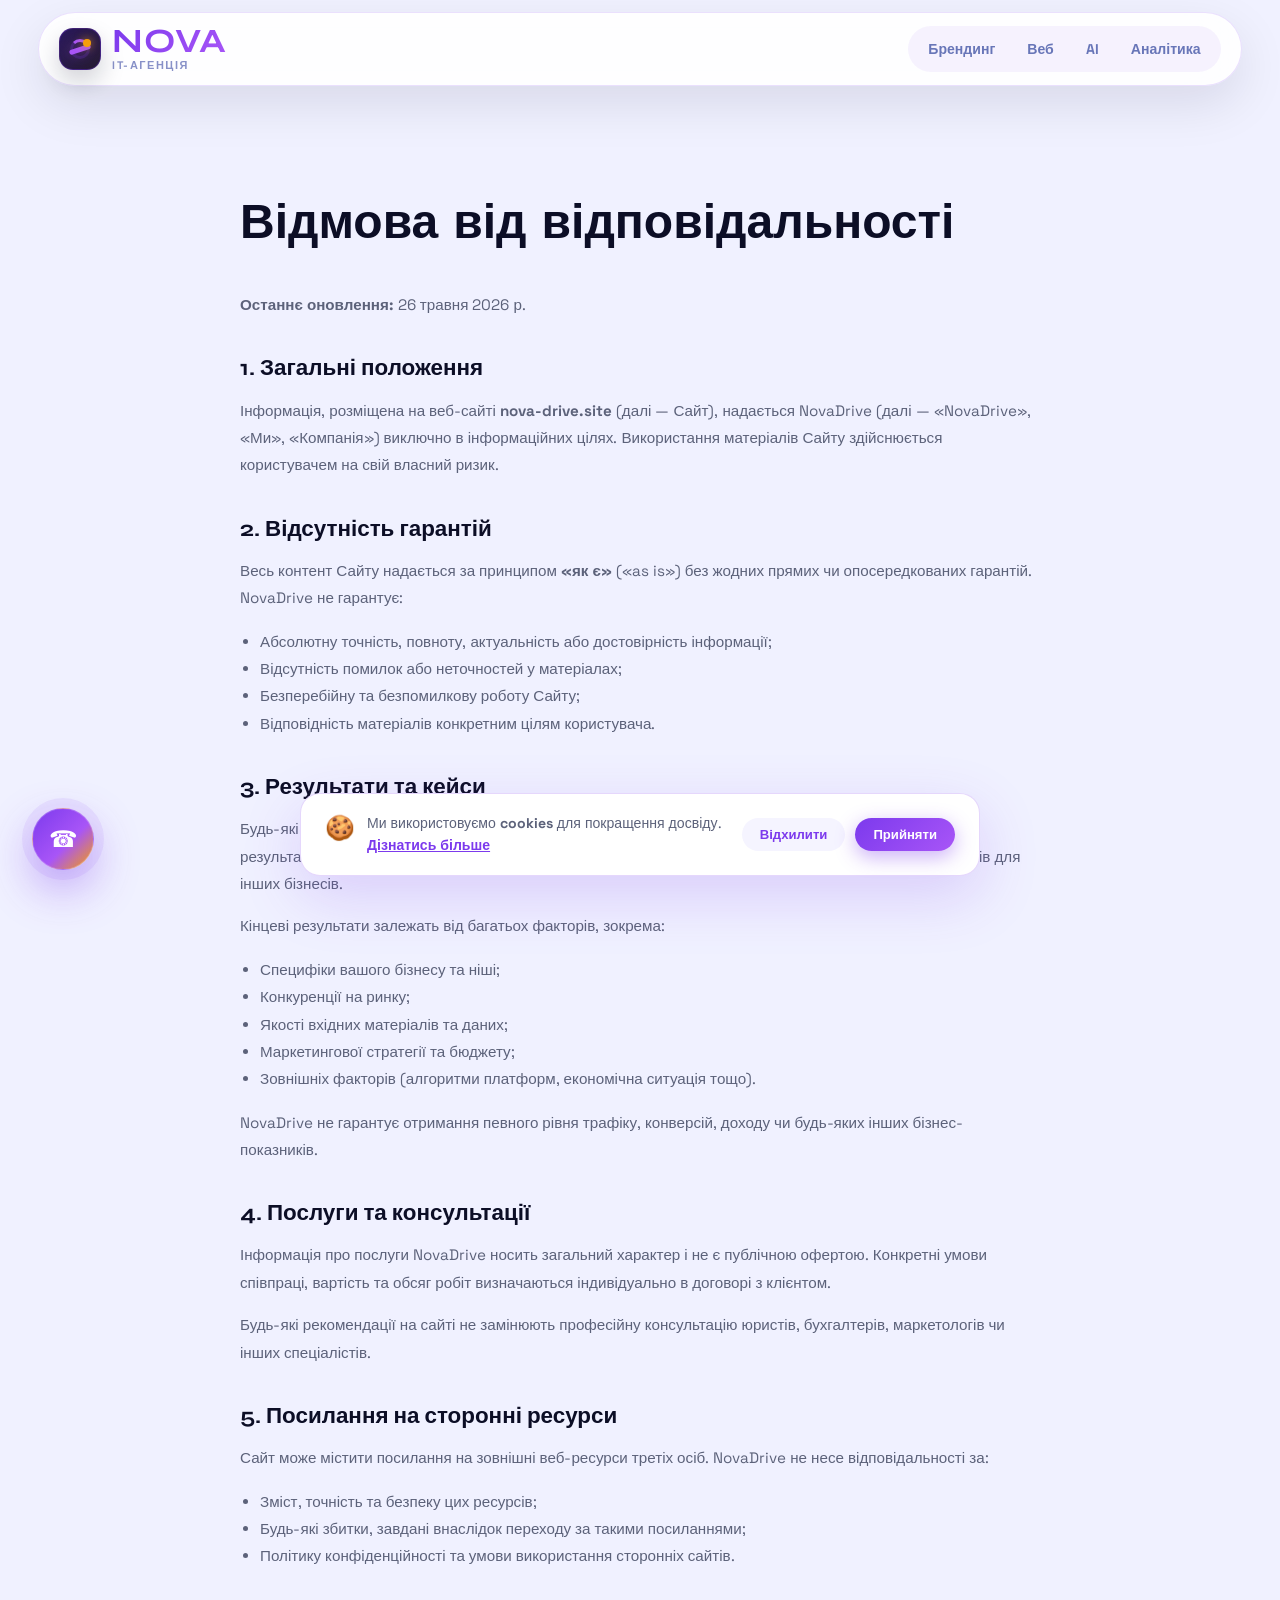
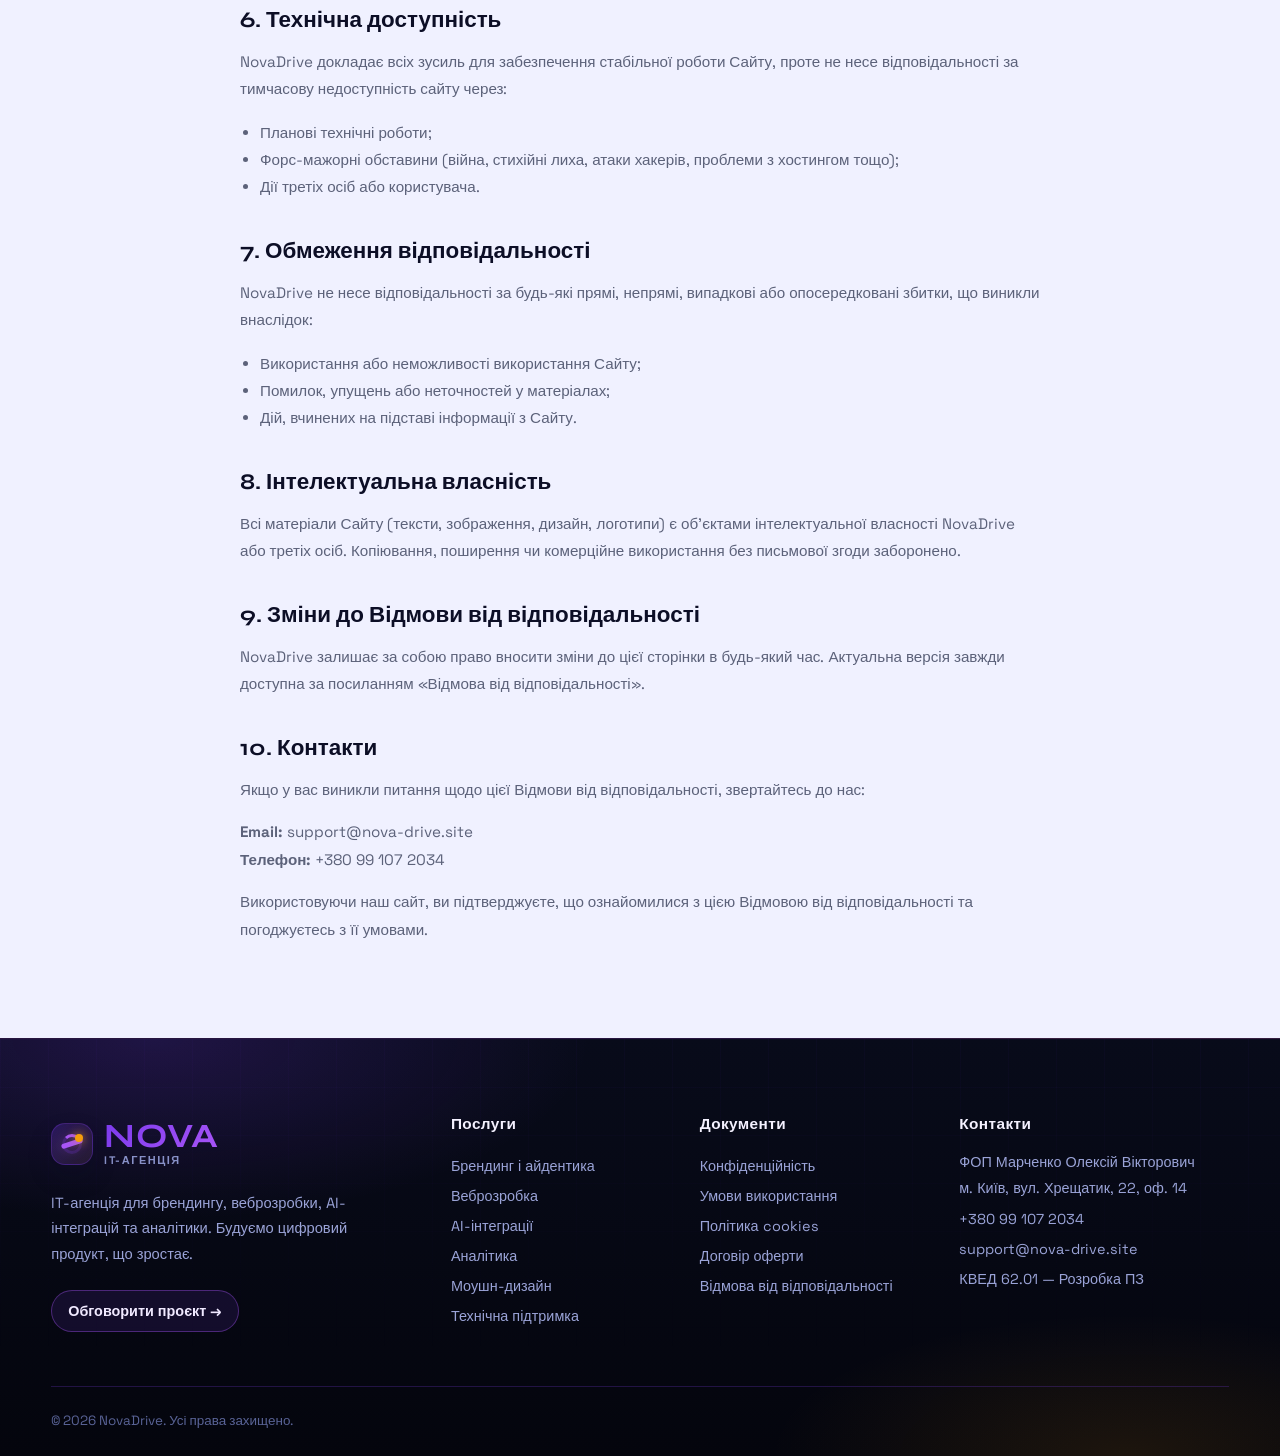
<file: disclaimer/index.html>
<!doctype html>
<html lang="uk">
  <head>
    <meta charset="UTF-8" />
    <meta name="viewport" content="width=device-width, initial-scale=1.0" />
    <title>Відмова від відповідальності — NovaDrive</title>
    <link rel="stylesheet" href="/assets/css/style.css" />
    <style>
      .legal-page {
        padding: 120px 0 80px;
      }
      .legal-page h1 {
        font-family: "Syne", sans-serif;
        font-size: clamp(2rem, 4vw, 3rem);
        font-weight: 800;
        color: #0c0e26;
        margin: 0 0 40px;
      }
      .legal-page h2 {
        font-family: "Syne", sans-serif;
        font-size: 1.4rem;
        color: #0c0e26;
        margin: 36px 0 14px;
      }
      .legal-page p,
      .legal-page li {
        color: #5c627a;
        line-height: 1.8;
        font-size: 0.95rem;
      }
      .legal-page ul {
        padding-left: 20px;
      }
      .legal-inner {
        max-width: 800px;
      }
    </style>
  <link rel="icon" type="image/png" href="/assets/img/favicon.png"/>
  <link rel="apple-touch-icon" href="/assets/img/favicon.png"/>
</head>
  <body>
    <div class="loader"><div class="loader-ring"></div></div>
    <header class="site-header" id="top">
      <div class="container nav-wrap">
        <a class="logo logo-premium" href="/" aria-label="NovaDrive">
          <span class="logo-mark"><i></i></span>
          <span class="logo-text"><b>NOVA</b><em>IT-агенція</em></span>
        </a>
        <nav class="desktop-nav">
          <a href="/branding">Брендинг</a><a href="/webdev">Веб</a>
          <a href="/ai">AI</a><a href="/analytics">Аналітика</a>
        </nav>
        <button class="menu-btn" aria-label="Меню" aria-expanded="false">
          <span></span><span></span><span></span>
        </button>
      </div>
    </header>
    <main>
      <section class="legal-page">
        <div class="container legal-inner">
          <h1>Відмова від відповідальності</h1>

          <p><strong>Останнє оновлення:</strong> 26 травня 2026 р.</p>

          <h2>1. Загальні положення</h2>
          <p>
            Інформація, розміщена на веб-сайті
            <strong>nova-drive.site</strong> (далі — Сайт), надається NovaDrive (далі — «NovaDrive», «Ми», «Компанія») виключно в
            інформаційних цілях. Використання матеріалів Сайту здійснюється
            користувачем на свій власний ризик.
          </p>

          <h2>2. Відсутність гарантій</h2>
          <p>
            Весь контент Сайту надається за принципом
            <strong>«як є»</strong> («as is») без жодних прямих чи
            опосередкованих гарантій. NovaDrive не гарантує:
          </p>
          <ul>
            <li>
              Абсолютну точність, повноту, актуальність або достовірність
              інформації;
            </li>
            <li>Відсутність помилок або неточностей у матеріалах;</li>
            <li>Безперебійну та безпомилкову роботу Сайту;</li>
            <li>Відповідність матеріалів конкретним цілям користувача.</li>
          </ul>

          <h2>3. Результати та кейси</h2>
          <p>
            Будь-які результати, показники, кейси та приклади успішних проєктів,
            наведені на Сайті, є реальними результатами конкретних клієнтів за
            певних умов. Вони не є гарантією досягнення аналогічних результатів
            для інших бізнесів.
          </p>
          <p>Кінцеві результати залежать від багатьох факторів, зокрема:</p>
          <ul>
            <li>Специфіки вашого бізнесу та ніші;</li>
            <li>Конкуренції на ринку;</li>
            <li>Якості вхідних матеріалів та даних;</li>
            <li>Маркетингової стратегії та бюджету;</li>
            <li>
              Зовнішніх факторів (алгоритми платформ, економічна ситуація тощо).
            </li>
          </ul>
          <p>
            NovaDrive не гарантує отримання певного рівня трафіку, конверсій,
            доходу чи будь-яких інших бізнес-показників.
          </p>

          <h2>4. Послуги та консультації</h2>
          <p>
            Інформація про послуги NovaDrive носить загальний характер і не є
            публічною офертою. Конкретні умови співпраці, вартість та обсяг
            робіт визначаються індивідуально в договорі з клієнтом.
          </p>
          <p>
            Будь-які рекомендації на сайті не замінюють професійну консультацію
            юристів, бухгалтерів, маркетологів чи інших спеціалістів.
          </p>

          <h2>5. Посилання на сторонні ресурси</h2>
          <p>
            Сайт може містити посилання на зовнішні веб-ресурси третіх осіб.
            NovaDrive не несе відповідальності за:
          </p>
          <ul>
            <li>Зміст, точність та безпеку цих ресурсів;</li>
            <li>
              Будь-які збитки, завдані внаслідок переходу за такими посиланнями;
            </li>
            <li>
              Політику конфіденційності та умови використання сторонніх сайтів.
            </li>
          </ul>

          <h2>6. Технічна доступність</h2>
          <p>
            NovaDrive докладає всіх зусиль для забезпечення стабільної роботи
            Сайту, проте не несе відповідальності за тимчасову недоступність
            сайту через:
          </p>
          <ul>
            <li>Планові технічні роботи;</li>
            <li>
              Форс-мажорні обставини (війна, стихійні лиха, атаки хакерів,
              проблеми з хостингом тощо);
            </li>
            <li>Дії третіх осіб або користувача.</li>
          </ul>

          <h2>7. Обмеження відповідальності</h2>
          <p>
            NovaDrive не несе відповідальності за будь-які прямі, непрямі,
            випадкові або опосередковані збитки, що виникли внаслідок:
          </p>
          <ul>
            <li>Використання або неможливості використання Сайту;</li>
            <li>Помилок, упущень або неточностей у матеріалах;</li>
            <li>Дій, вчинених на підставі інформації з Сайту.</li>
          </ul>

          <h2>8. Інтелектуальна власність</h2>
          <p>
            Всі матеріали Сайту (тексти, зображення, дизайн, логотипи) є
            об’єктами інтелектуальної власності NovaDrive або третіх осіб.
            Копіювання, поширення чи комерційне використання без письмової згоди
            заборонено.
          </p>

          <h2>9. Зміни до Відмови від відповідальності</h2>
          <p>
            NovaDrive залишає за собою право вносити зміни до цієї сторінки в
            будь-який час. Актуальна версія завжди доступна за посиланням
            «Відмова від відповідальності».
          </p>

          <h2>10. Контакти</h2>
          <p>
            Якщо у вас виникли питання щодо цієї Відмови від відповідальності,
            звертайтесь до нас:
          </p>
          <p>
            <strong>Email:</strong> support@nova-drive.site<br />
            <strong>Телефон:</strong> +380 99 107 2034
          </p>

          <p class="text-small">
            Використовуючи наш сайт, ви підтверджуєте, що ознайомилися з цією
            Відмовою від відповідальності та погоджуєтесь з її умовами.
          </p>
        </div>
      </section>
    </main>
    <footer>
      <div class="container footer-grid">
        <div class="footer-brand">
          <a class="logo logo-premium" href="#top" aria-label="NovaDrive">
            <span class="logo-mark"><i></i></span>
            <span class="logo-text"><b>NOVA</b><em>IT-агенція</em></span>
          </a>
          <p>
            IT-агенція для брендингу, веброзробки, AI-інтеграцій та аналітики.
            Будуємо цифровий продукт, що зростає.
          </p>
          <a class="footer-cta" href="#consult">Обговорити проєкт →</a>
        </div>
        <div>
          <h3>Послуги</h3>
          <a href="/branding">Брендинг і айдентика</a>
          <a href="/webdev">Веброзробка</a>
          <a href="/ai">AI-інтеграції</a>
          <a href="/analytics">Аналітика</a>
          <a href="/motion">Моушн-дизайн</a>
          <a href="/support">Технічна підтримка</a>
        </div>
        <div>
          <h3>Документи</h3>
          <a href="/privacy-policy">Конфіденційність</a>
          <a href="/terms-and-conditions">Умови використання</a>
          <a href="/cookie-policy">Політика cookies</a>
          <a href="/offer-agreement">Договір оферти</a>
          <a href="/disclaimer">Відмова від відповідальності</a>
        </div>
        <div>
          <h3>Контакти</h3>
          <p>ФОП Марченко Олексій Вікторович</p>
          <p>м. Київ, вул. Хрещатик, 22, оф. 14</p>
          <a href="tel:+380991072034">+380 99 107 2034</a>
          <a href="mailto:support@nova-drive.site">support@nova-drive.site</a>
          <p>КВЕД 62.01 — Розробка ПЗ</p>
        </div>
      </div>
      <div class="container footer-bottom">
        <p>© 2026 NovaDrive. Усі права захищено.</p>
      </div>
    </footer>

    <a class="float-call" href="tel:+380991072034" aria-label="Зателефонувати"
      >☎</a
    >
    <a class="to-top" href="#top" aria-label="Вгору"><span>↑</span></a>

    <!-- Cookie Banner -->
    <div class="cookie-banner" id="cookieBanner">
      <div class="cookie-inner">
        <div class="cookie-text">
          <span class="cookie-icon">🍪</span>
          <p>
            Ми використовуємо <strong>cookies</strong> для покращення досвіду.
            <a href="/cookie-policy">Дізнатись більше</a>
          </p>
        </div>
        <div class="cookie-actions">
          <button class="btn small cookie-decline" id="cookieDecline">
            Відхилити
          </button>
          <button class="btn small cookie-accept" id="cookieAccept">
            Прийняти
          </button>
        </div>
      </div>
    </div>

    <script src="/assets/js/main.js"></script>
  </body>
</html>
</file>
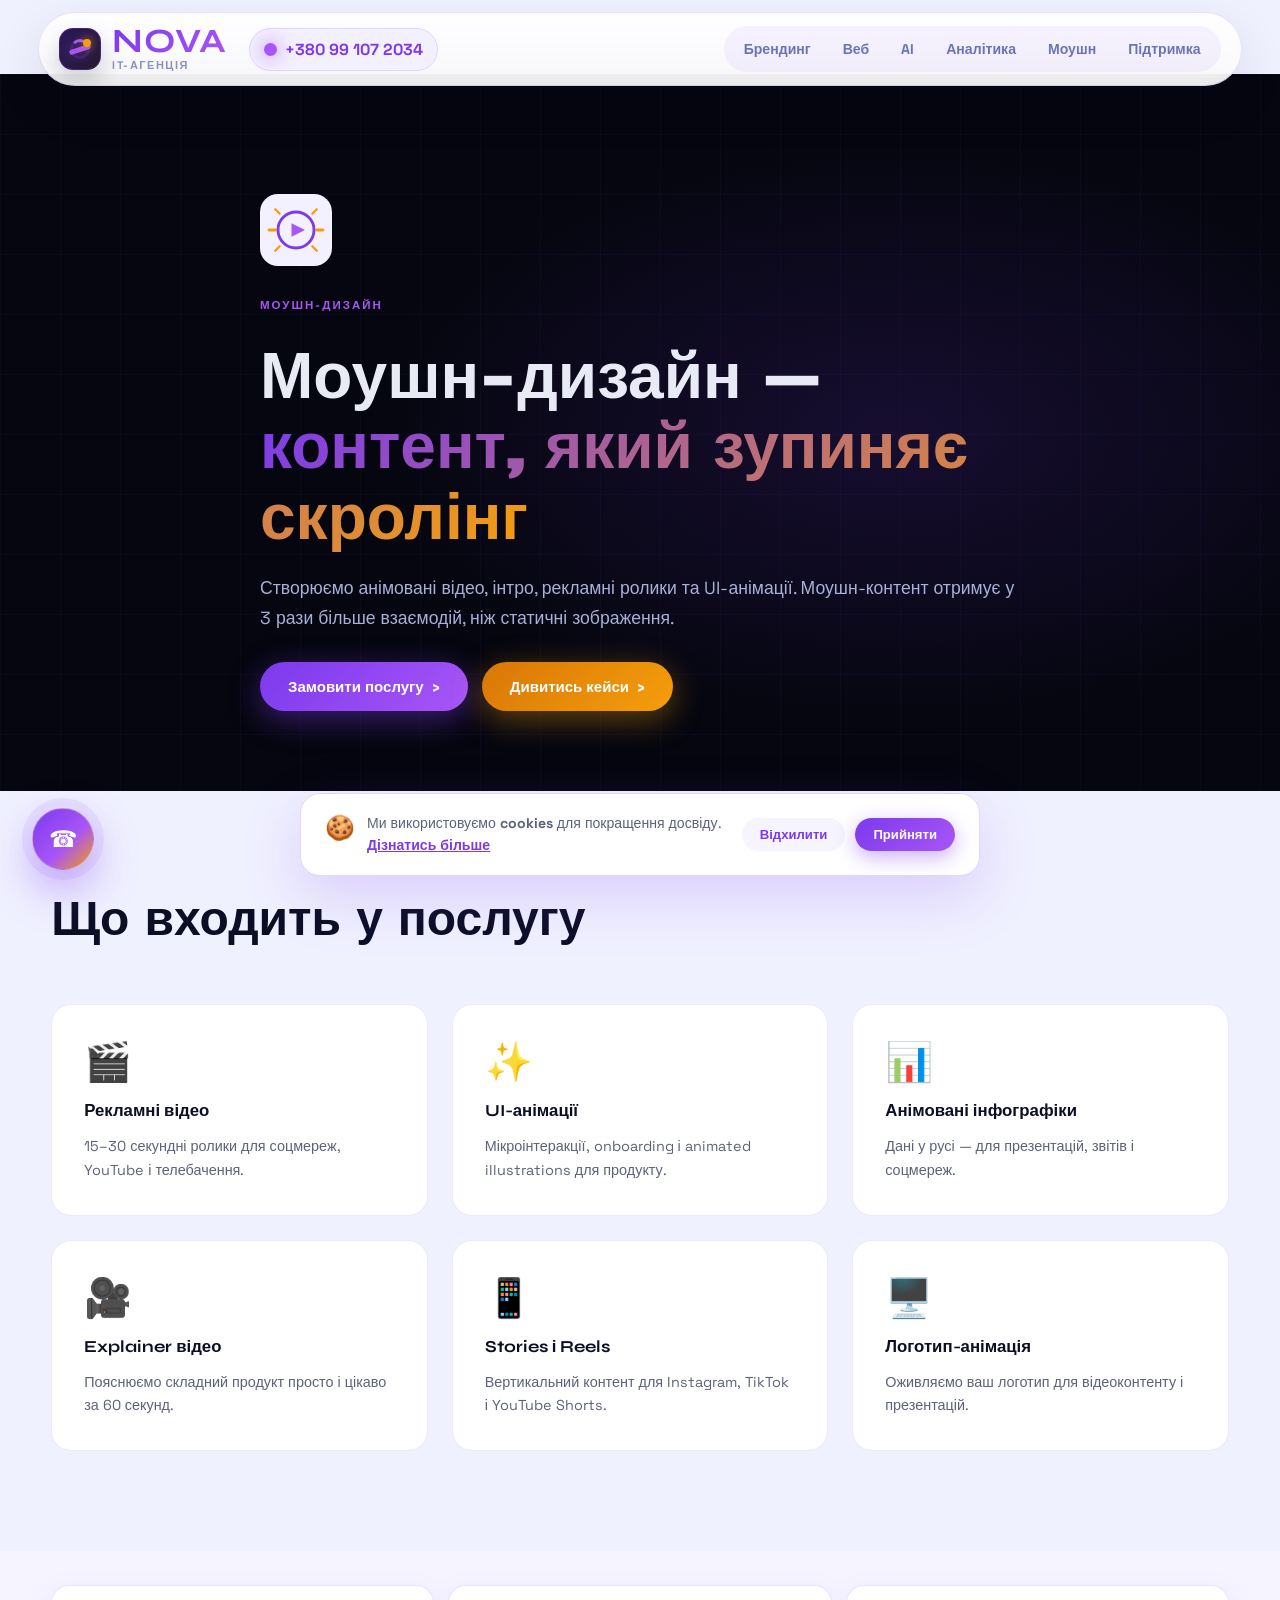
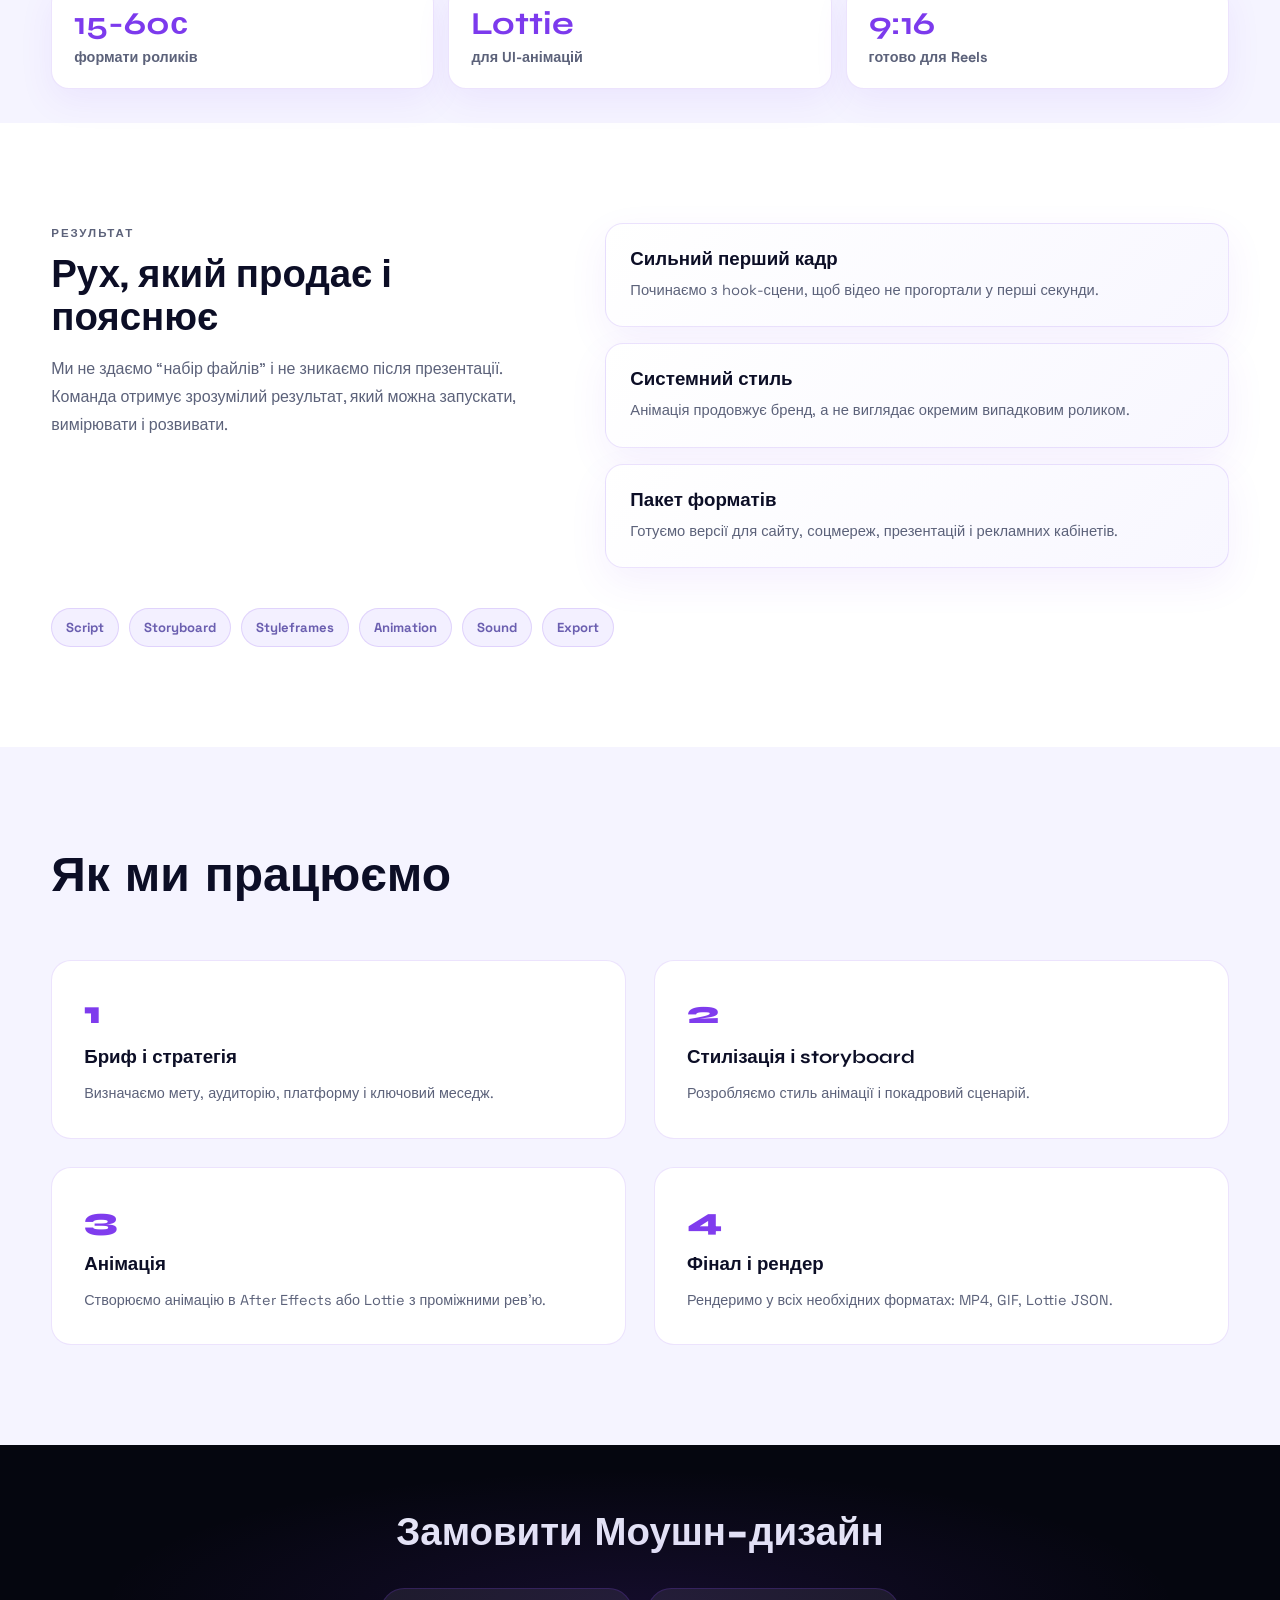
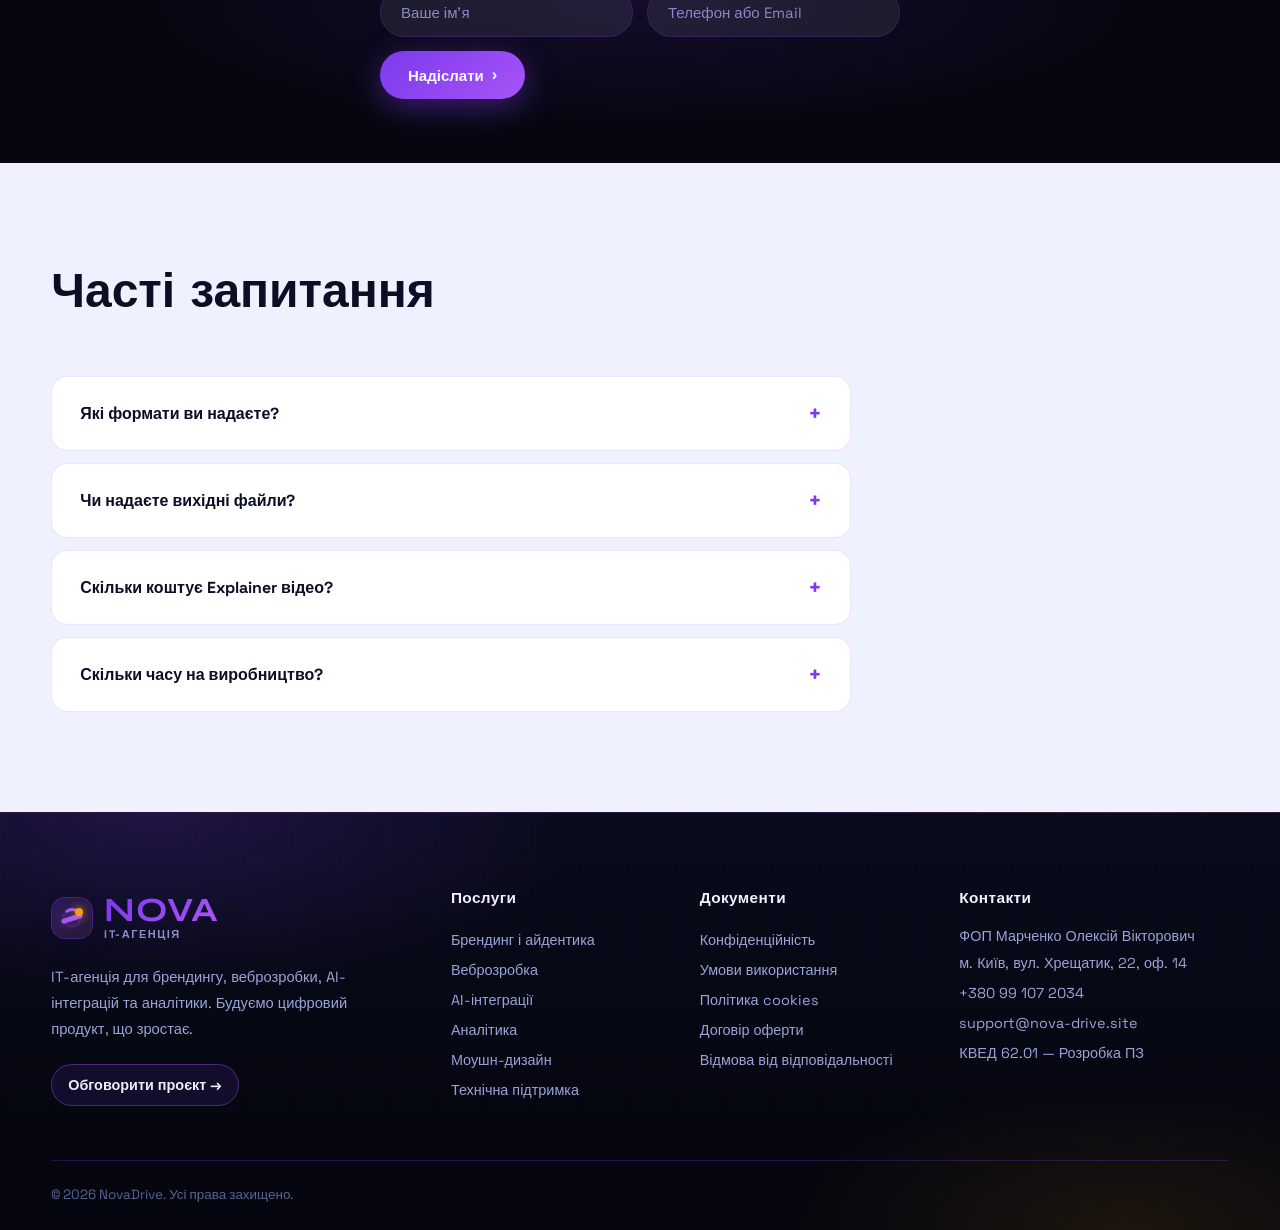
<file: motion/index.html>
<!doctype html>
<html lang="uk">
  <head>
    <meta charset="UTF-8" />
    <meta name="viewport" content="width=device-width, initial-scale=1.0" />
    <title>Моушн-дизайн — NovaDrive</title>
    <meta
      name="description"
      content="Моушн-дизайн — контент, який зупиняє скролінг"
    />
    <link rel="stylesheet" href="/assets/css/style.css" />
    <style>
      .service-hero {
        padding: 120px 0 80px;
        background: var(--bg);
        position: relative;
        overflow: hidden;
      }
      .service-hero::before {
        content: "";
        position: absolute;
        inset: 0;
        background: radial-gradient(
          ellipse 60% 60% at 70% 50%,
          rgba(124, 58, 237, 0.15),
          transparent 70%
        );
        pointer-events: none;
      }
      .service-hero::after {
        content: "";
        position: absolute;
        inset: 0;
        background-image:
          linear-gradient(rgba(124, 58, 237, 0.05) 1px, transparent 1px),
          linear-gradient(90deg, rgba(124, 58, 237, 0.05) 1px, transparent 1px);
        background-size: 60px 60px;
        animation: gridMove 20s linear infinite;
        pointer-events: none;
      }
      .service-hero-inner {
        position: relative;
        z-index: 2;
        display: flex;
        flex-direction: column;
        gap: 20px;
        max-width: 760px;
      }
      .service-hero img {
        width: 72px;
        height: 72px;
      }
      .service-hero h1 {
        font-family: "Syne", sans-serif;
        font-size: clamp(2.4rem, 5vw, 4rem);
        font-weight: 800;
        color: #e8eaf6;
        margin: 0;
        line-height: 1.1;
      }
      .service-hero h1 span {
        background: linear-gradient(135deg, #7c3aed, #f59e0b);
        -webkit-background-clip: text;
        color: transparent;
      }
      .service-hero .lead {
        color: #a8b0d6;
        font-size: 1.1rem;
        line-height: 1.7;
        margin: 0;
      }
      .service-cta {
        display: flex;
        gap: 14px;
        flex-wrap: wrap;
        margin-top: 8px;
      }
      .features-section {
        padding: 100px 0;
      }
      .features-grid {
        display: grid;
        grid-template-columns: repeat(3, 1fr);
        gap: 24px;
        margin-top: 0;
      }
      .feature-item {
        background: #fff;
        border: 1px solid rgba(124, 58, 237, 0.12);
        border-radius: 20px;
        padding: 32px;
        display: flex;
        flex-direction: column;
        gap: 14px;
        transition: 0.3s;
      }
      .feature-item:hover {
        transform: translateY(-4px);
        box-shadow: 0 20px 50px rgba(124, 58, 237, 0.15);
      }
      .feature-item span {
        font-size: 2.4rem;
      }
      .feature-item h3 {
        font-family: "Syne", sans-serif;
        font-size: 1.05rem;
        margin: 0;
        color: #0c0e26;
      }
      .feature-item p {
        color: #5c627a;
        font-size: 0.9rem;
        line-height: 1.65;
        margin: 0;
      }
      .process-section {
        padding: 100px 0;
        background: #f5f4ff;
      }
      .process-grid {
        display: grid;
        grid-template-columns: repeat(2, 1fr);
        gap: 28px;
        margin-top: 56px;
      }
      .step {
        background: #fff;
        border: 1px solid rgba(124, 58, 237, 0.14);
        border-radius: 20px;
        padding: 32px;
        display: flex;
        flex-direction: column;
        gap: 14px;
      }
      .step-num {
        font-family: "Syne", sans-serif;
        font-size: 2rem;
        font-weight: 800;
        background: linear-gradient(135deg, #7c3aed, #a855f7);
        -webkit-background-clip: text;
        color: transparent;
      }
      .step h3 {
        font-family: "Syne", sans-serif;
        margin: 0;
        color: #0c0e26;
      }
      .step p {
        color: #5c627a;
        font-size: 0.9rem;
        line-height: 1.65;
        margin: 0;
      }
      .faq-section {
        padding: 100px 0;
      }
      .faq-list {
        display: flex;
        flex-direction: column;
        gap: 12px;
        margin-top: 56px;
        max-width: 800px;
      }
      .faq-item {
        background: #fff;
        border: 1px solid rgba(124, 58, 237, 0.14);
        border-radius: 16px;
        overflow: hidden;
      }
      .faq-item summary {
        padding: 22px 28px;
        cursor: pointer;
        font-weight: 700;
        color: #0c0e26;
        list-style: none;
        display: flex;
        justify-content: space-between;
        align-items: center;
      }
      .faq-item summary::after {
        content: "+";
        color: var(--violet);
        font-size: 1.4rem;
        transition: 0.2s;
      }
      .faq-item[open] summary::after {
        transform: rotate(45deg);
      }
      .faq-item p {
        padding: 0 28px 22px;
        color: #5c627a;
        font-size: 0.9rem;
        line-height: 1.7;
        margin: 0;
      }

      .service-proof {
        padding: 34px 0;
        background: #f5f4ff;
      }
      .proof-strip {
        display: grid;
        grid-template-columns: repeat(3, 1fr);
        gap: 14px;
      }
      .proof-strip div {
        background: #fff;
        border: 1px solid rgba(124, 58, 237, 0.14);
        border-radius: 18px;
        padding: 22px;
        box-shadow: 0 12px 34px rgba(124, 58, 237, 0.08);
      }
      .proof-strip b {
        display: block;
        font-family: "Syne", sans-serif;
        font-size: 2rem;
        color: var(--violet);
        line-height: 1;
      }
      .proof-strip span {
        display: block;
        margin-top: 8px;
        color: #5c627a;
        font-weight: 700;
        font-size: 0.9rem;
      }
      .outcomes-section {
        padding: 100px 0;
        background: #fff;
        overflow: hidden;
      }
      .outcomes-grid {
        display: grid;
        grid-template-columns: 0.9fr 1.1fr;
        gap: 44px;
        align-items: start;
      }
      .outcomes-copy h2 {
        font-family: "Syne", sans-serif;
        font-size: clamp(1.8rem, 3vw, 2.7rem);
        line-height: 1.12;
        margin: 10px 0 16px;
        color: #0c0e26;
      }
      .outcomes-copy p {
        color: #5c627a;
        line-height: 1.75;
        margin: 0;
      }
      .outcome-cards {
        display: grid;
        gap: 16px;
      }
      .outcome-card {
        border: 1px solid rgba(124, 58, 237, 0.14);
        border-radius: 18px;
        padding: 24px;
        background: linear-gradient(135deg, #fff, #f8f7ff);
        box-shadow: 0 14px 38px rgba(124, 58, 237, 0.08);
        transition: 0.25s;
      }
      .outcome-card:hover {
        transform: translateY(-4px);
        border-color: rgba(124, 58, 237, 0.34);
      }
      .outcome-card h3 {
        font-family: "Syne", sans-serif;
        margin: 0 0 8px;
        color: #0c0e26;
      }
      .outcome-card p {
        margin: 0;
        color: #5c627a;
        line-height: 1.65;
        font-size: 0.92rem;
      }
      .sprint-line {
        margin-top: 40px;
        display: flex;
        gap: 10px;
        flex-wrap: wrap;
      }
      .sprint-line span {
        padding: 10px 14px;
        border-radius: 999px;
        background: #f3f0ff;
        border: 1px solid rgba(124, 58, 237, 0.16);
        color: #6b5fb0;
        font-weight: 800;
        font-size: 0.82rem;
      }
      @media (max-width: 768px) {
        .features-grid,
        .process-grid,
        .proof-strip,
        .outcomes-grid {
          grid-template-columns: 1fr;
        }
        .sprint-line span {
          flex: 1 1 auto;
          text-align: center;
        }
      }
    </style>
    <link rel="icon" type="image/png" href="/assets/img/favicon.png" />
    <link rel="apple-touch-icon" href="/assets/img/favicon.png" />
  </head>
  <body>
    <div class="loader"><div class="loader-ring"></div></div>

    <header class="site-header" id="top">
      <div class="container nav-wrap">
        <a class="logo logo-premium" href="/" aria-label="NovaDrive">
          <span class="logo-mark"><i></i></span>
          <span class="logo-text"><b>NOVA</b><em>IT-агенція</em></span>
        </a>
        <div class="quick-contact">
          <span class="dot"></span>
          <a href="tel:+380991072034">+380 99 107 2034</a>
        </div>
        <nav class="desktop-nav">
          <a href="/branding">Брендинг</a>
          <a href="/webdev">Веб</a>
          <a href="/ai">AI</a>
          <a href="/analytics">Аналітика</a>
          <a href="/motion">Моушн</a>
          <a href="/support">Підтримка</a>
        </nav>
        <button class="menu-btn" aria-label="Меню" aria-expanded="false">
          <span></span><span></span><span></span>
        </button>
      </div>
    </header>

    <aside class="mega-menu" aria-hidden="true">
      <div class="mega-panel">
        <div class="mega-head">
          <a class="logo logo-premium" href="/" aria-label="NovaDrive">
            <span class="logo-mark"><i></i></span>
            <span class="logo-text"><b>NOVA</b><em>IT-агенція</em></span>
          </a>
          <button class="close-menu" aria-label="Закрити">×</button>
        </div>
        <div class="mega-grid">
          <div class="mega-card featured">
            <p class="eyebrow">Послуга</p>
            <h3>Моушн-дизайн</h3>
            <p>Моушн-дизайн — контент, який зупиняє скролінг</p>
            <a class="btn small" href="#consult">Обговорити проєкт <i>›</i></a>
          </div>
          <div class="mega-card">
            <h3>Послуги</h3>
            <a href="/branding">Брендинг і айдентика</a>
            <a href="/webdev">Веброзробка</a>
            <a href="/ai">AI-інтеграції</a>
            <a href="/analytics">Аналітика</a>
            <a href="/motion">Моушн-дизайн</a>
            <a href="/support">Технічна підтримка</a>
          </div>
          <div class="mega-card">
            <h3>Навігація</h3>
            <a href="/">Головна</a><a href="/#cases">Кейси</a>
            <a href="/#reviews">Відгуки</a><a href="/#team">Команда</a>
          </div>
          <div class="mega-card contact-card">
            <h3>Контакти</h3>
            <a href="tel:+380991072034">+380 99 107 2034</a>
            <a href="mailto:support@nova-drive.site">support@nova-drive.site</a>
          </div>
        </div>
      </div>
    </aside>

    <main>
      <section class="service-hero">
        <div class="container service-hero-inner reveal">
          <img src="/assets/img/motion.svg" alt="Моушн-дизайн" />
          <p class="eyebrow">Моушн-дизайн</p>
          <h1>Моушн-дизайн — <span>контент, який зупиняє скролінг</span></h1>
          <p class="lead">
            Створюємо анімовані відео, інтро, рекламні ролики та UI-анімації.
            Моушн-контент отримує у 3 рази більше взаємодій, ніж статичні
            зображення.
          </p>
          <div class="service-cta">
            <a href="#consult" class="btn">Замовити послугу <i>›</i></a>
            <a href="/#cases" class="btn amber">Дивитись кейси <i>›</i></a>
          </div>
        </div>
      </section>

      <section class="features-section">
        <div class="container">
          <h2 class="title reveal">Що входить у послугу</h2>
          <div class="features-grid">
            <div class="feature-item reveal">
              <span>🎬</span>
              <h3>Рекламні відео</h3>
              <p>15–30 секундні ролики для соцмереж, YouTube і телебачення.</p>
            </div>
            <div class="feature-item reveal">
              <span>✨</span>
              <h3>UI-анімації</h3>
              <p>
                Мікроінтеракції, onboarding і animated illustrations для
                продукту.
              </p>
            </div>
            <div class="feature-item reveal">
              <span>📊</span>
              <h3>Анімовані інфографіки</h3>
              <p>Дані у русі — для презентацій, звітів і соцмереж.</p>
            </div>
            <div class="feature-item reveal">
              <span>🎥</span>
              <h3>Explainer відео</h3>
              <p>Пояснюємо складний продукт просто і цікаво за 60 секунд.</p>
            </div>
            <div class="feature-item reveal">
              <span>📱</span>
              <h3>Stories і Reels</h3>
              <p>
                Вертикальний контент для Instagram, TikTok і YouTube Shorts.
              </p>
            </div>
            <div class="feature-item reveal">
              <span>🖥️</span>
              <h3>Логотип-анімація</h3>
              <p>Оживляємо ваш логотип для відеоконтенту і презентацій.</p>
            </div>
          </div>
        </div>
      </section>

      <section class="service-proof">
        <div class="container">
          <div class="proof-strip reveal">
            <div><b>15-60с</b><span>формати роликів</span></div>
            <div><b>Lottie</b><span>для UI-анімацій</span></div>
            <div><b>9:16</b><span>готово для Reels</span></div>
          </div>
        </div>
      </section>

      <section class="outcomes-section">
        <div class="container outcomes-grid">
          <div class="outcomes-copy reveal">
            <p class="eyebrow">Результат</p>
            <h2>Рух, який продає і пояснює</h2>
            <p>
              Ми не здаємо “набір файлів” і не зникаємо після презентації.
              Команда отримує зрозумілий результат, який можна запускати,
              вимірювати і розвивати.
            </p>
          </div>
          <div class="outcome-cards">
            <article class="outcome-card reveal">
              <h3>Сильний перший кадр</h3>
              <p>
                Починаємо з hook-сцени, щоб відео не прогортали у перші секунди.
              </p>
            </article>
            <article class="outcome-card reveal">
              <h3>Системний стиль</h3>
              <p>
                Анімація продовжує бренд, а не виглядає окремим випадковим
                роликом.
              </p>
            </article>
            <article class="outcome-card reveal">
              <h3>Пакет форматів</h3>
              <p>
                Готуємо версії для сайту, соцмереж, презентацій і рекламних
                кабінетів.
              </p>
            </article>
          </div>
        </div>
        <div class="container sprint-line reveal">
          <span>Script</span>
          <span>Storyboard</span>
          <span>Styleframes</span>
          <span>Animation</span>
          <span>Sound</span>
          <span>Export</span>
        </div>
      </section>

      <section class="process-section">
        <div class="container">
          <h2 class="title reveal">Як ми працюємо</h2>
          <div class="process-grid">
            <div class="step reveal">
              <span class="step-num">1</span>
              <h3>Бриф і стратегія</h3>
              <p>Визначаємо мету, аудиторію, платформу і ключовий меседж.</p>
            </div>
            <div class="step reveal">
              <span class="step-num">2</span>
              <h3>Стилізація і storyboard</h3>
              <p>Розробляємо стиль анімації і покадровий сценарій.</p>
            </div>
            <div class="step reveal">
              <span class="step-num">3</span>
              <h3>Анімація</h3>
              <p>
                Створюємо анімацію в After Effects або Lottie з проміжними
                рев'ю.
              </p>
            </div>
            <div class="step reveal">
              <span class="step-num">4</span>
              <h3>Фінал і рендер</h3>
              <p>
                Рендеримо у всіх необхідних форматах: MP4, GIF, Lottie JSON.
              </p>
            </div>
          </div>
        </div>
      </section>

      <section class="consult cyber-band small-band" id="consult">
        <div class="container">
          <h2>Замовити Моушн-дизайн</h2>
          <form>
            <input placeholder="Ваше ім'я" />
            <input placeholder="Телефон або Email" />
            <button class="btn" type="submit">Надіслати <i>›</i></button>
          </form>
        </div>
      </section>

      <section class="faq-section">
        <div class="container">
          <h2 class="title reveal">Часті запитання</h2>
          <div class="faq-list">
            <details class="faq-item reveal">
              <summary>Які формати ви надаєте?</summary>
              <p>
                MP4 для відео, GIF для простих анімацій, Lottie JSON для веб і
                мобільних додатків.
              </p>
            </details>
            <details class="faq-item reveal">
              <summary>Чи надаєте вихідні файли?</summary>
              <p>За запитом — передаємо After Effects проєкти і всі ресурси.</p>
            </details>
            <details class="faq-item reveal">
              <summary>Скільки коштує Explainer відео?</summary>
              <p>
                Залежить від тривалості і складності. Обговорюємо на
                консультації.
              </p>
            </details>
            <details class="faq-item reveal">
              <summary>Скільки часу на виробництво?</summary>
              <p>Короткий ролик — 1–2 тижні. Складні проєкти — 3–5 тижнів.</p>
            </details>
          </div>
        </div>
      </section>
    </main>

    <footer>
      <div class="container footer-grid">
        <div class="footer-brand">
          <a class="logo logo-premium" href="#top" aria-label="NovaDrive">
            <span class="logo-mark"><i></i></span>
            <span class="logo-text"><b>NOVA</b><em>IT-агенція</em></span>
          </a>
          <p>
            IT-агенція для брендингу, веброзробки, AI-інтеграцій та аналітики.
            Будуємо цифровий продукт, що зростає.
          </p>
          <a class="footer-cta" href="#consult">Обговорити проєкт →</a>
        </div>
        <div>
          <h3>Послуги</h3>
          <a href="/branding">Брендинг і айдентика</a>
          <a href="/webdev">Веброзробка</a>
          <a href="/ai">AI-інтеграції</a>
          <a href="/analytics">Аналітика</a>
          <a href="/motion">Моушн-дизайн</a>
          <a href="/support">Технічна підтримка</a>
        </div>
        <div>
          <h3>Документи</h3>
          <a href="/privacy-policy">Конфіденційність</a>
          <a href="/terms-and-conditions">Умови використання</a>
          <a href="/cookie-policy">Політика cookies</a>
          <a href="/offer-agreement">Договір оферти</a>
          <a href="/disclaimer">Відмова від відповідальності</a>
        </div>
        <div>
          <h3>Контакти</h3>
          <p>ФОП Марченко Олексій Вікторович</p>
          <p>м. Київ, вул. Хрещатик, 22, оф. 14</p>
          <a href="tel:+380991072034">+380 99 107 2034</a>
          <a href="mailto:support@nova-drive.site">support@nova-drive.site</a>
          <p>КВЕД 62.01 — Розробка ПЗ</p>
        </div>
      </div>
      <div class="container footer-bottom">
        <p>© 2026 NovaDrive. Усі права захищено.</p>
      </div>
    </footer>

    <a class="float-call" href="tel:+380991072034" aria-label="Зателефонувати"
      >☎</a
    >
    <a class="to-top" href="#top" aria-label="Вгору"><span>↑</span></a>

    <!-- Cookie Banner -->
    <div class="cookie-banner" id="cookieBanner">
      <div class="cookie-inner">
        <div class="cookie-text">
          <span class="cookie-icon">🍪</span>
          <p>
            Ми використовуємо <strong>cookies</strong> для покращення досвіду.
            <a href="/cookie-policy">Дізнатись більше</a>
          </p>
        </div>
        <div class="cookie-actions">
          <button class="btn small cookie-decline" id="cookieDecline">
            Відхилити
          </button>
          <button class="btn small cookie-accept" id="cookieAccept">
            Прийняти
          </button>
        </div>
      </div>
    </div>

    <script src="/assets/js/main.js"></script>
  </body>
</html>
</file>
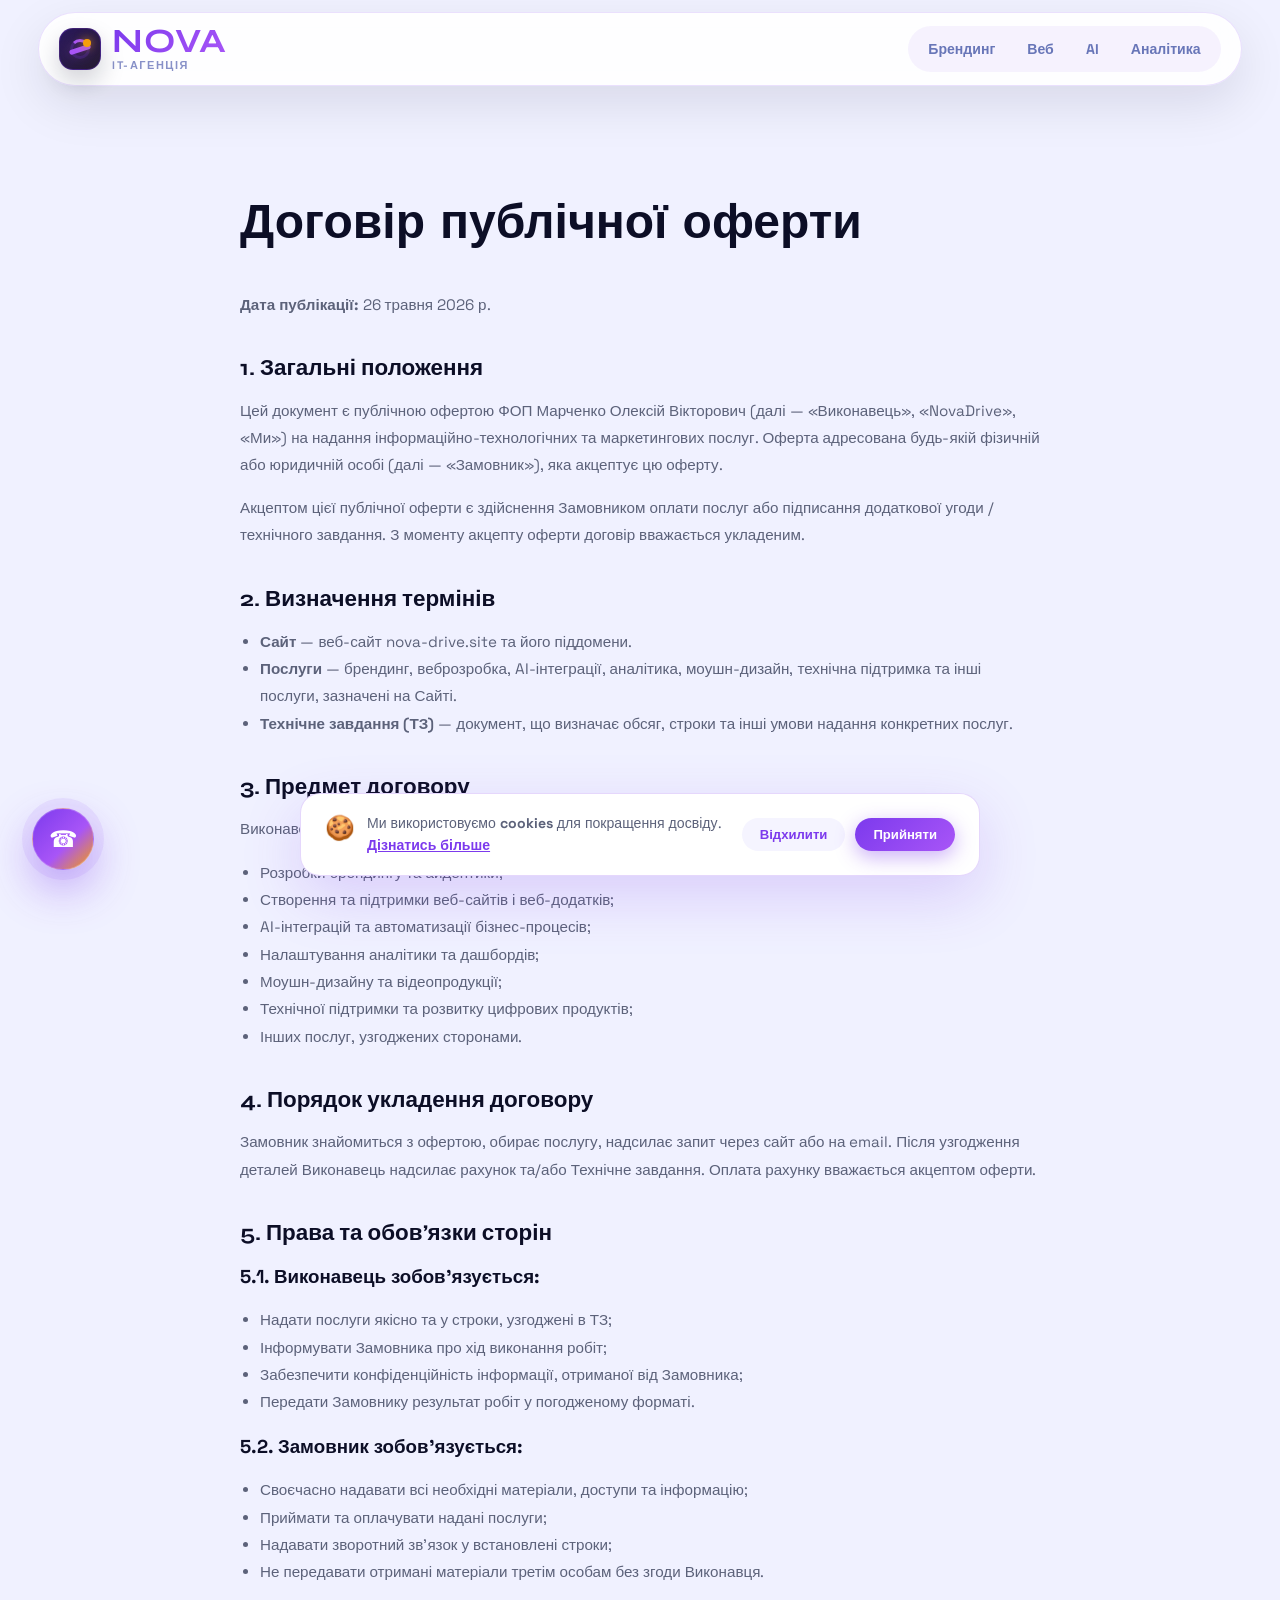
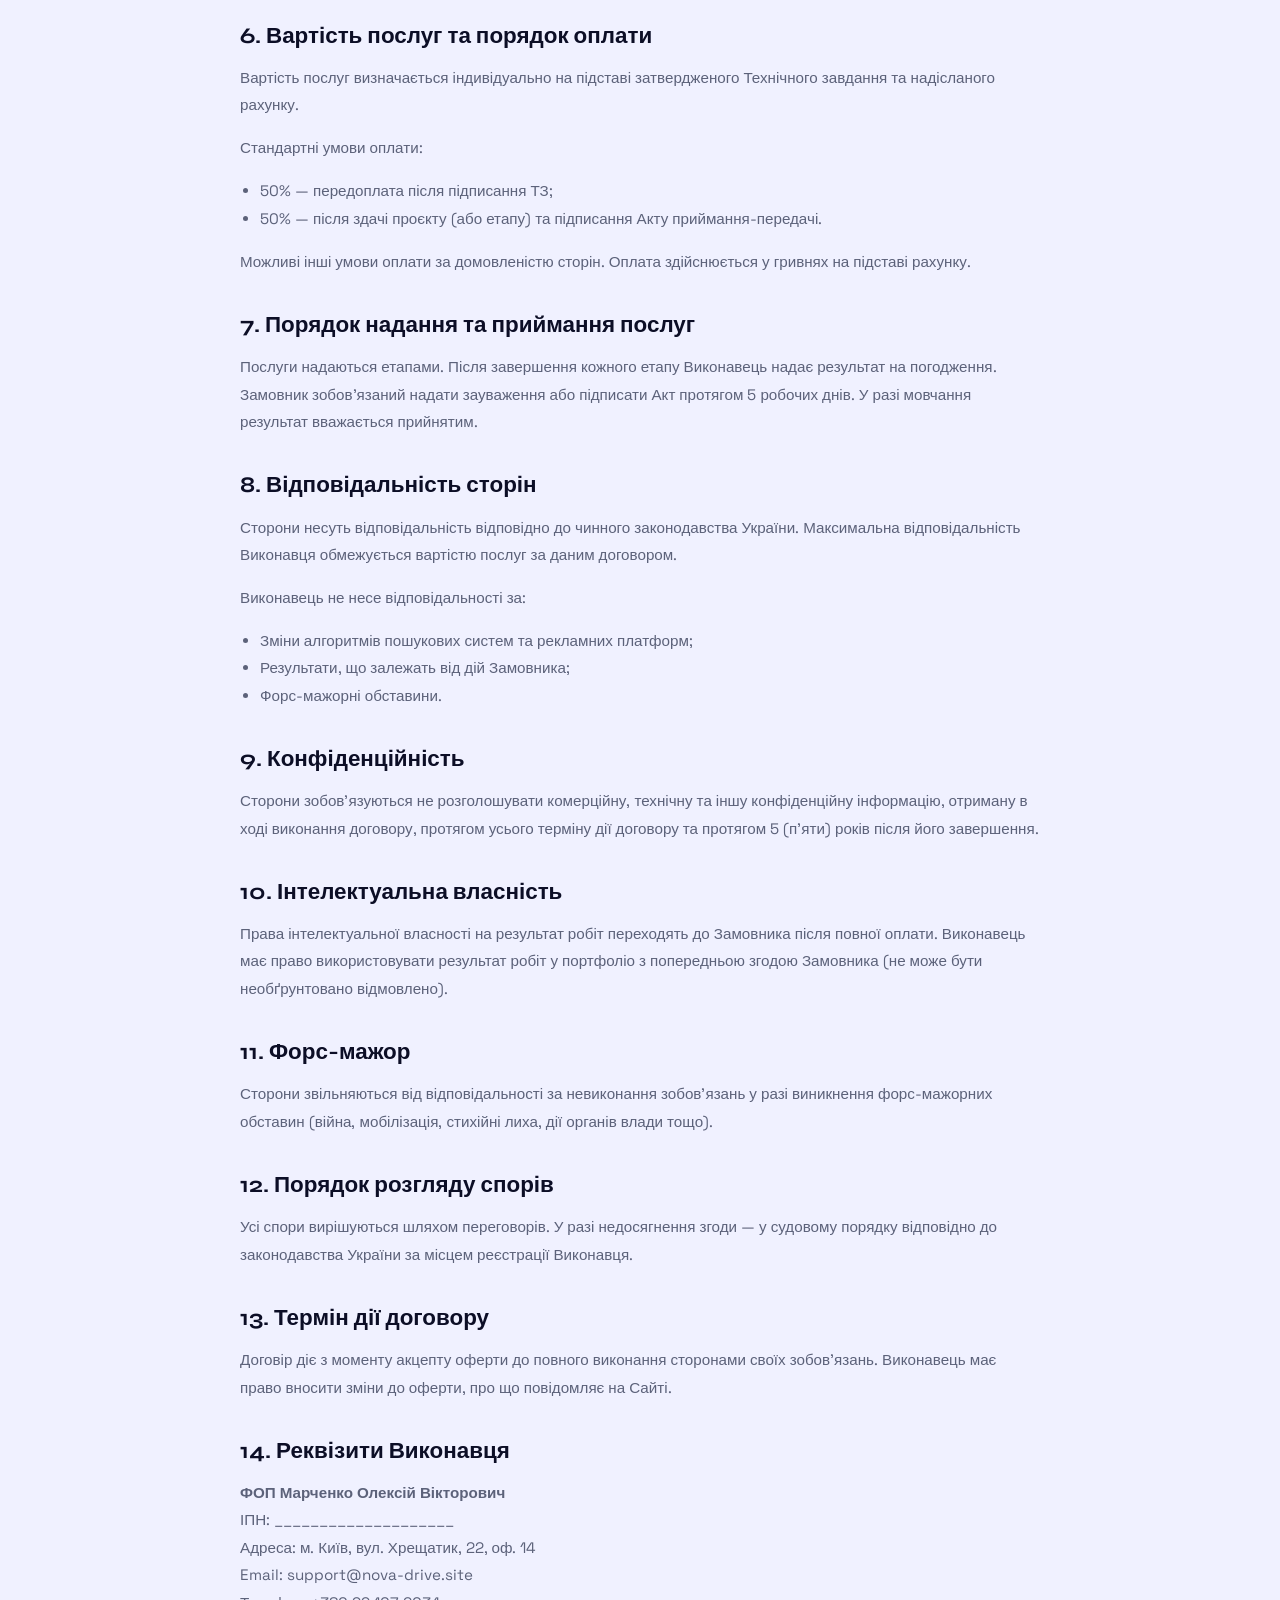
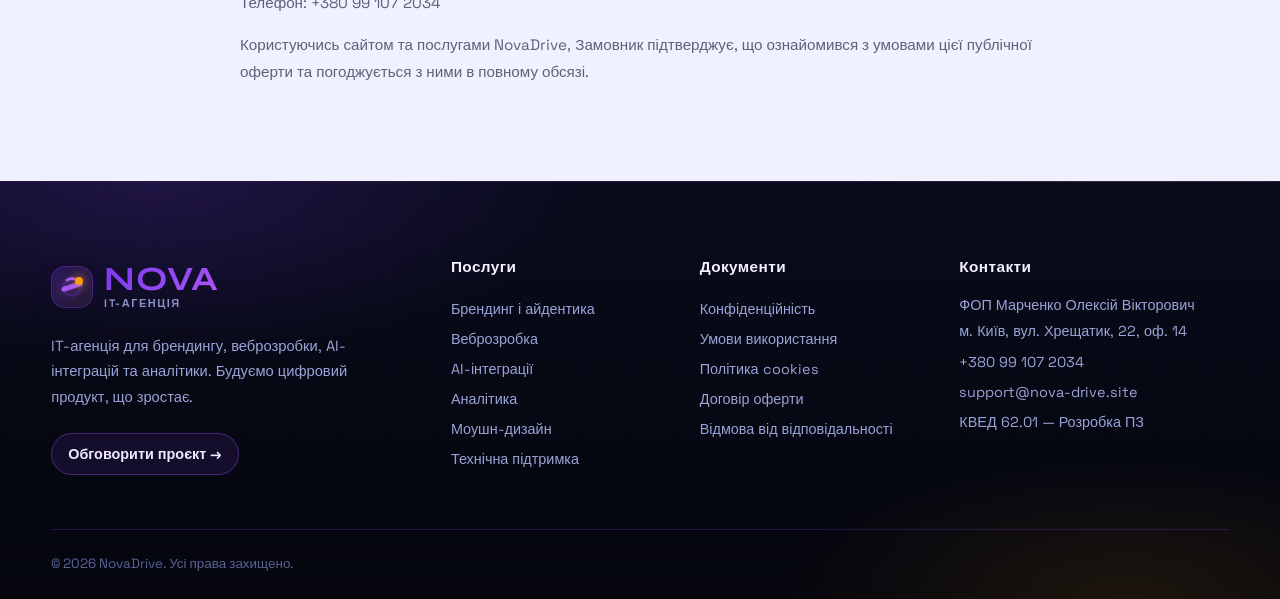
<file: offer-agreement/index.html>
<!doctype html>
<html lang="uk">
  <head>
    <meta charset="UTF-8" />
    <meta name="viewport" content="width=device-width, initial-scale=1.0" />
    <title>Договір оферти — NovaDrive</title>
    <link rel="stylesheet" href="/assets/css/style.css" />
    <style>
      .legal-page {
        padding: 120px 0 80px;
      }
      .legal-page h1 {
        font-family: "Syne", sans-serif;
        font-size: clamp(2rem, 4vw, 3rem);
        font-weight: 800;
        color: #0c0e26;
        margin: 0 0 40px;
      }
      .legal-page h2 {
        font-family: "Syne", sans-serif;
        font-size: 1.4rem;
        color: #0c0e26;
        margin: 36px 0 14px;
      }
      .legal-page p,
      .legal-page li {
        color: #5c627a;
        line-height: 1.8;
        font-size: 0.95rem;
      }
      .legal-page ul {
        padding-left: 20px;
      }
      .legal-inner {
        max-width: 800px;
      }
    </style>
  <link rel="icon" type="image/png" href="/assets/img/favicon.png"/>
  <link rel="apple-touch-icon" href="/assets/img/favicon.png"/>
</head>
  <body>
    <div class="loader"><div class="loader-ring"></div></div>
    <header class="site-header" id="top">
      <div class="container nav-wrap">
        <a class="logo logo-premium" href="/" aria-label="NovaDrive">
          <span class="logo-mark"><i></i></span>
          <span class="logo-text"><b>NOVA</b><em>IT-агенція</em></span>
        </a>
        <nav class="desktop-nav">
          <a href="/branding">Брендинг</a><a href="/webdev">Веб</a>
          <a href="/ai">AI</a><a href="/analytics">Аналітика</a>
        </nav>
        <button class="menu-btn" aria-label="Меню" aria-expanded="false">
          <span></span><span></span><span></span>
        </button>
      </div>
    </header>
    <main>
      <section class="legal-page">
        <div class="container legal-inner">
          <h1>Договір публічної оферти</h1>

          <p><strong>Дата публікації:</strong> 26 травня 2026 р.</p>

          <h2>1. Загальні положення</h2>
          <p>
            Цей документ є публічною офертою ФОП Марченко Олексій Вікторович
            (далі — «Виконавець», «NovaDrive», «Ми») на надання
            інформаційно-технологічних та маркетингових послуг. Оферта
            адресована будь-якій фізичній або юридичній особі (далі —
            «Замовник»), яка акцептує цю оферту.
          </p>
          <p>
            Акцептом цієї публічної оферти є здійснення Замовником оплати послуг
            або підписання додаткової угоди / технічного завдання. З моменту
            акцепту оферти договір вважається укладеним.
          </p>

          <h2>2. Визначення термінів</h2>
          <ul>
            <li>
              <strong>Сайт</strong> — веб-сайт nova-drive.site та його
              піддомени.
            </li>
            <li>
              <strong>Послуги</strong> — брендинг, веброзробка, AI-інтеграції,
              аналітика, моушн-дизайн, технічна підтримка та інші послуги,
              зазначені на Сайті.
            </li>
            <li>
              <strong>Технічне завдання (ТЗ)</strong> — документ, що визначає
              обсяг, строки та інші умови надання конкретних послуг.
            </li>
          </ul>

          <h2>3. Предмет договору</h2>
          <p>Виконавець зобов’язується надати Замовнику послуги з:</p>
          <ul>
            <li>Розробки брендингу та айдентики;</li>
            <li>Створення та підтримки веб-сайтів і веб-додатків;</li>
            <li>AI-інтеграцій та автоматизації бізнес-процесів;</li>
            <li>Налаштування аналітики та дашбордів;</li>
            <li>Моушн-дизайну та відеопродукції;</li>
            <li>Технічної підтримки та розвитку цифрових продуктів;</li>
            <li>Інших послуг, узгоджених сторонами.</li>
          </ul>

          <h2>4. Порядок укладення договору</h2>
          <p>
            Замовник знайомиться з офертою, обирає послугу, надсилає запит через
            сайт або на email. Після узгодження деталей Виконавець надсилає
            рахунок та/або Технічне завдання. Оплата рахунку вважається акцептом
            оферти.
          </p>

          <h2>5. Права та обов’язки сторін</h2>

          <h3>5.1. Виконавець зобов’язується:</h3>
          <ul>
            <li>Надати послуги якісно та у строки, узгоджені в ТЗ;</li>
            <li>Інформувати Замовника про хід виконання робіт;</li>
            <li>
              Забезпечити конфіденційність інформації, отриманої від Замовника;
            </li>
            <li>Передати Замовнику результат робіт у погодженому форматі.</li>
          </ul>

          <h3>5.2. Замовник зобов’язується:</h3>
          <ul>
            <li>
              Своєчасно надавати всі необхідні матеріали, доступи та інформацію;
            </li>
            <li>Приймати та оплачувати надані послуги;</li>
            <li>Надавати зворотний зв’язок у встановлені строки;</li>
            <li>
              Не передавати отримані матеріали третім особам без згоди
              Виконавця.
            </li>
          </ul>

          <h2>6. Вартість послуг та порядок оплати</h2>
          <p>
            Вартість послуг визначається індивідуально на підставі затвердженого
            Технічного завдання та надісланого рахунку.
          </p>
          <p>Стандартні умови оплати:</p>
          <ul>
            <li>50% — передоплата після підписання ТЗ;</li>
            <li>
              50% — після здачі проєкту (або етапу) та підписання Акту
              приймання-передачі.
            </li>
          </ul>
          <p>
            Можливі інші умови оплати за домовленістю сторін. Оплата
            здійснюється у гривнях на підставі рахунку.
          </p>

          <h2>7. Порядок надання та приймання послуг</h2>
          <p>
            Послуги надаються етапами. Після завершення кожного етапу Виконавець
            надає результат на погодження. Замовник зобов’язаний надати
            зауваження або підписати Акт протягом 5 робочих днів. У разі
            мовчання результат вважається прийнятим.
          </p>

          <h2>8. Відповідальність сторін</h2>
          <p>
            Сторони несуть відповідальність відповідно до чинного законодавства
            України. Максимальна відповідальність Виконавця обмежується вартістю
            послуг за даним договором.
          </p>
          <p>Виконавець не несе відповідальності за:</p>
          <ul>
            <li>Зміни алгоритмів пошукових систем та рекламних платформ;</li>
            <li>Результати, що залежать від дій Замовника;</li>
            <li>Форс-мажорні обставини.</li>
          </ul>

          <h2>9. Конфіденційність</h2>
          <p>
            Сторони зобов’язуються не розголошувати комерційну, технічну та іншу
            конфіденційну інформацію, отриману в ході виконання договору,
            протягом усього терміну дії договору та протягом 5 (п’яти) років
            після його завершення.
          </p>

          <h2>10. Інтелектуальна власність</h2>
          <p>
            Права інтелектуальної власності на результат робіт переходять до
            Замовника після повної оплати. Виконавець має право використовувати
            результат робіт у портфоліо з попередньою згодою Замовника (не може
            бути необґрунтовано відмовлено).
          </p>

          <h2>11. Форс-мажор</h2>
          <p>
            Сторони звільняються від відповідальності за невиконання зобов’язань
            у разі виникнення форс-мажорних обставин (війна, мобілізація,
            стихійні лиха, дії органів влади тощо).
          </p>

          <h2>12. Порядок розгляду спорів</h2>
          <p>
            Усі спори вирішуються шляхом переговорів. У разі недосягнення згоди
            — у судовому порядку відповідно до законодавства України за місцем
            реєстрації Виконавця.
          </p>

          <h2>13. Термін дії договору</h2>
          <p>
            Договір діє з моменту акцепту оферти до повного виконання сторонами
            своїх зобов’язань. Виконавець має право вносити зміни до оферти, про
            що повідомляє на Сайті.
          </p>

          <h2>14. Реквізити Виконавця</h2>
          <p>
            <strong>ФОП Марченко Олексій Вікторович</strong><br />
            ІПН: ____________________<br />
            Адреса: м. Київ, вул. Хрещатик, 22, оф. 14<br />
            Email: support@nova-drive.site<br />
            Телефон: +380 99 107 2034
          </p>

          <p class="text-small">
            Користуючись сайтом та послугами NovaDrive, Замовник підтверджує, що
            ознайомився з умовами цієї публічної оферти та погоджується з ними в
            повному обсязі.
          </p>
        </div>
      </section>
    </main>
    <footer>
      <div class="container footer-grid">
        <div class="footer-brand">
          <a class="logo logo-premium" href="#top" aria-label="NovaDrive">
            <span class="logo-mark"><i></i></span>
            <span class="logo-text"><b>NOVA</b><em>IT-агенція</em></span>
          </a>
          <p>
            IT-агенція для брендингу, веброзробки, AI-інтеграцій та аналітики.
            Будуємо цифровий продукт, що зростає.
          </p>
          <a class="footer-cta" href="#consult">Обговорити проєкт →</a>
        </div>
        <div>
          <h3>Послуги</h3>
          <a href="/branding">Брендинг і айдентика</a>
          <a href="/webdev">Веброзробка</a>
          <a href="/ai">AI-інтеграції</a>
          <a href="/analytics">Аналітика</a>
          <a href="/motion">Моушн-дизайн</a>
          <a href="/support">Технічна підтримка</a>
        </div>
        <div>
          <h3>Документи</h3>
          <a href="/privacy-policy">Конфіденційність</a>
          <a href="/terms-and-conditions">Умови використання</a>
          <a href="/cookie-policy">Політика cookies</a>
          <a href="/offer-agreement">Договір оферти</a>
          <a href="/disclaimer">Відмова від відповідальності</a>
        </div>
        <div>
          <h3>Контакти</h3>
          <p>ФОП Марченко Олексій Вікторович</p>
          <p>м. Київ, вул. Хрещатик, 22, оф. 14</p>
          <a href="tel:+380991072034">+380 99 107 2034</a>
          <a href="mailto:support@nova-drive.site">support@nova-drive.site</a>
          <p>КВЕД 62.01 — Розробка ПЗ</p>
        </div>
      </div>
      <div class="container footer-bottom">
        <p>© 2026 NovaDrive. Усі права захищено.</p>
      </div>
    </footer>

    <a class="float-call" href="tel:+380991072034" aria-label="Зателефонувати"
      >☎</a
    >
    <a class="to-top" href="#top" aria-label="Вгору"><span>↑</span></a>

    <!-- Cookie Banner -->
    <div class="cookie-banner" id="cookieBanner">
      <div class="cookie-inner">
        <div class="cookie-text">
          <span class="cookie-icon">🍪</span>
          <p>
            Ми використовуємо <strong>cookies</strong> для покращення досвіду.
            <a href="/cookie-policy">Дізнатись більше</a>
          </p>
        </div>
        <div class="cookie-actions">
          <button class="btn small cookie-decline" id="cookieDecline">
            Відхилити
          </button>
          <button class="btn small cookie-accept" id="cookieAccept">
            Прийняти
          </button>
        </div>
      </div>
    </div>

    <script src="/assets/js/main.js"></script>
  </body>
</html>
</file>
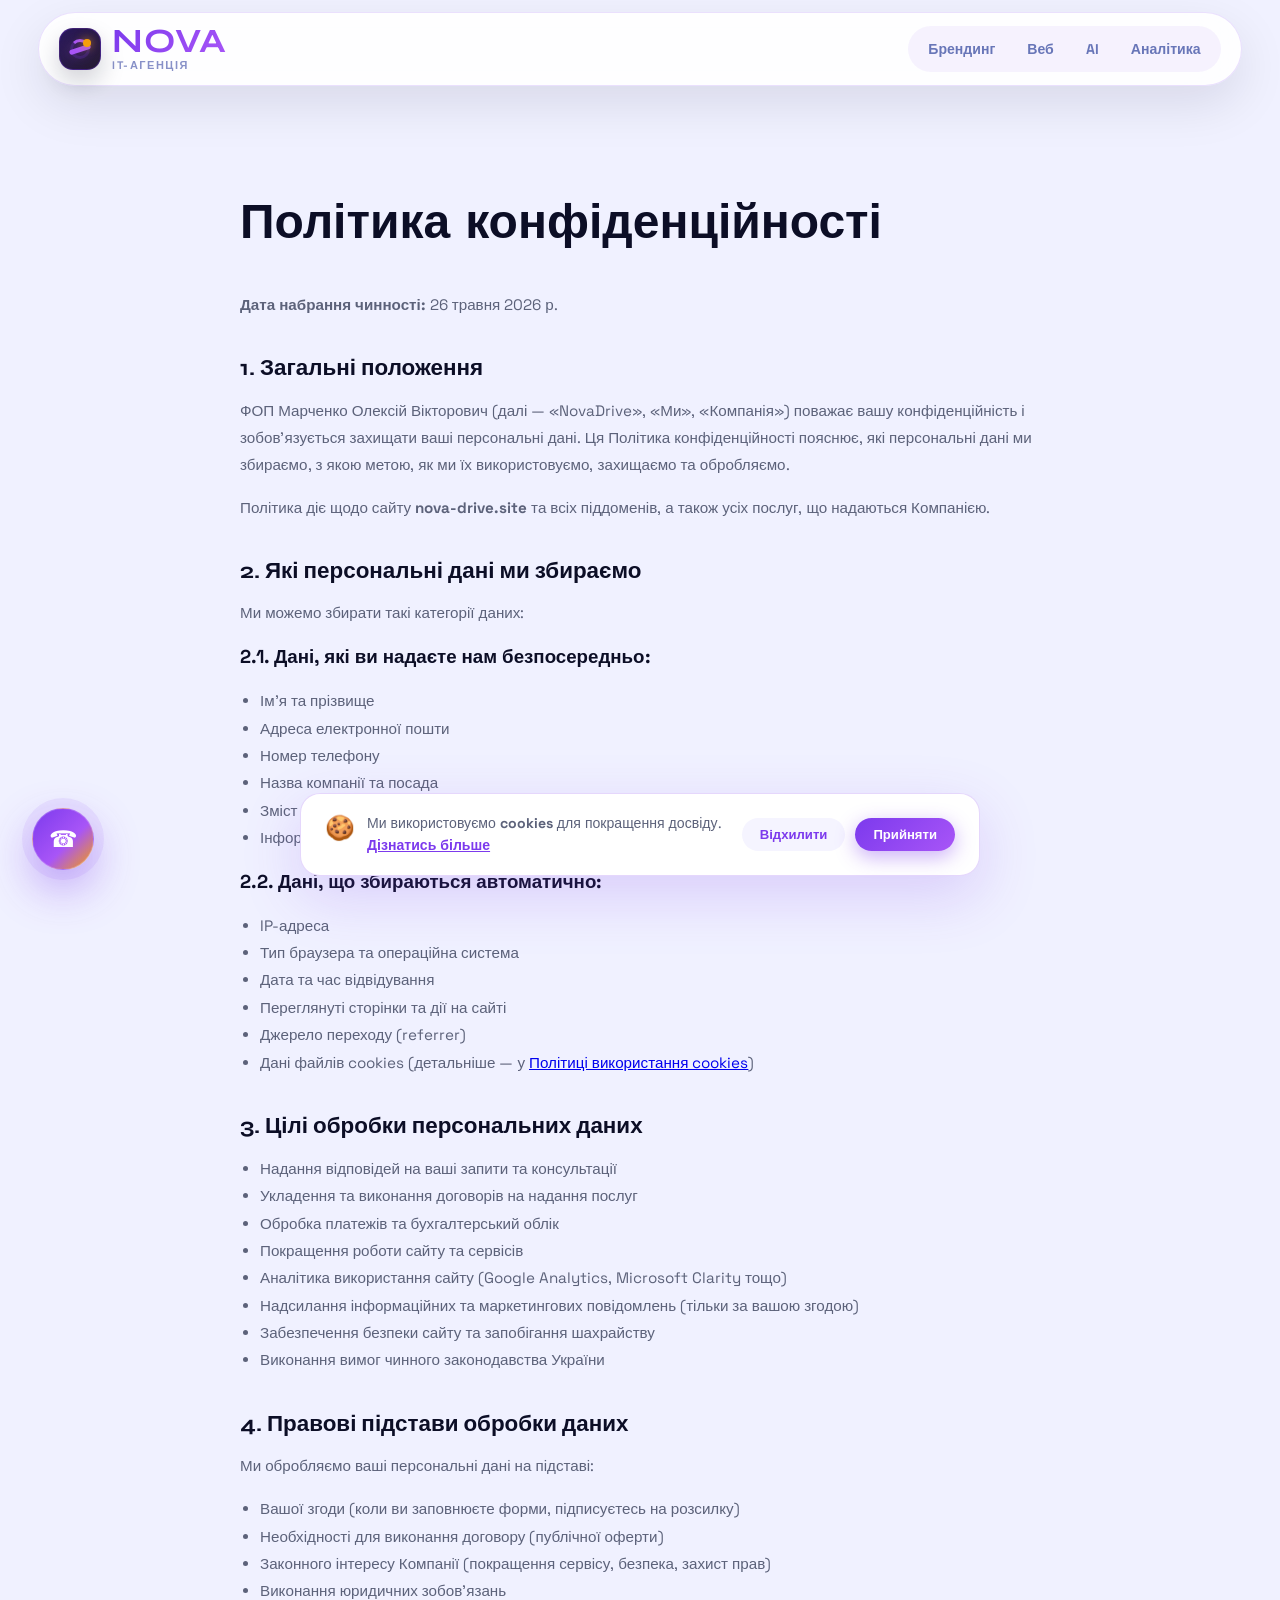
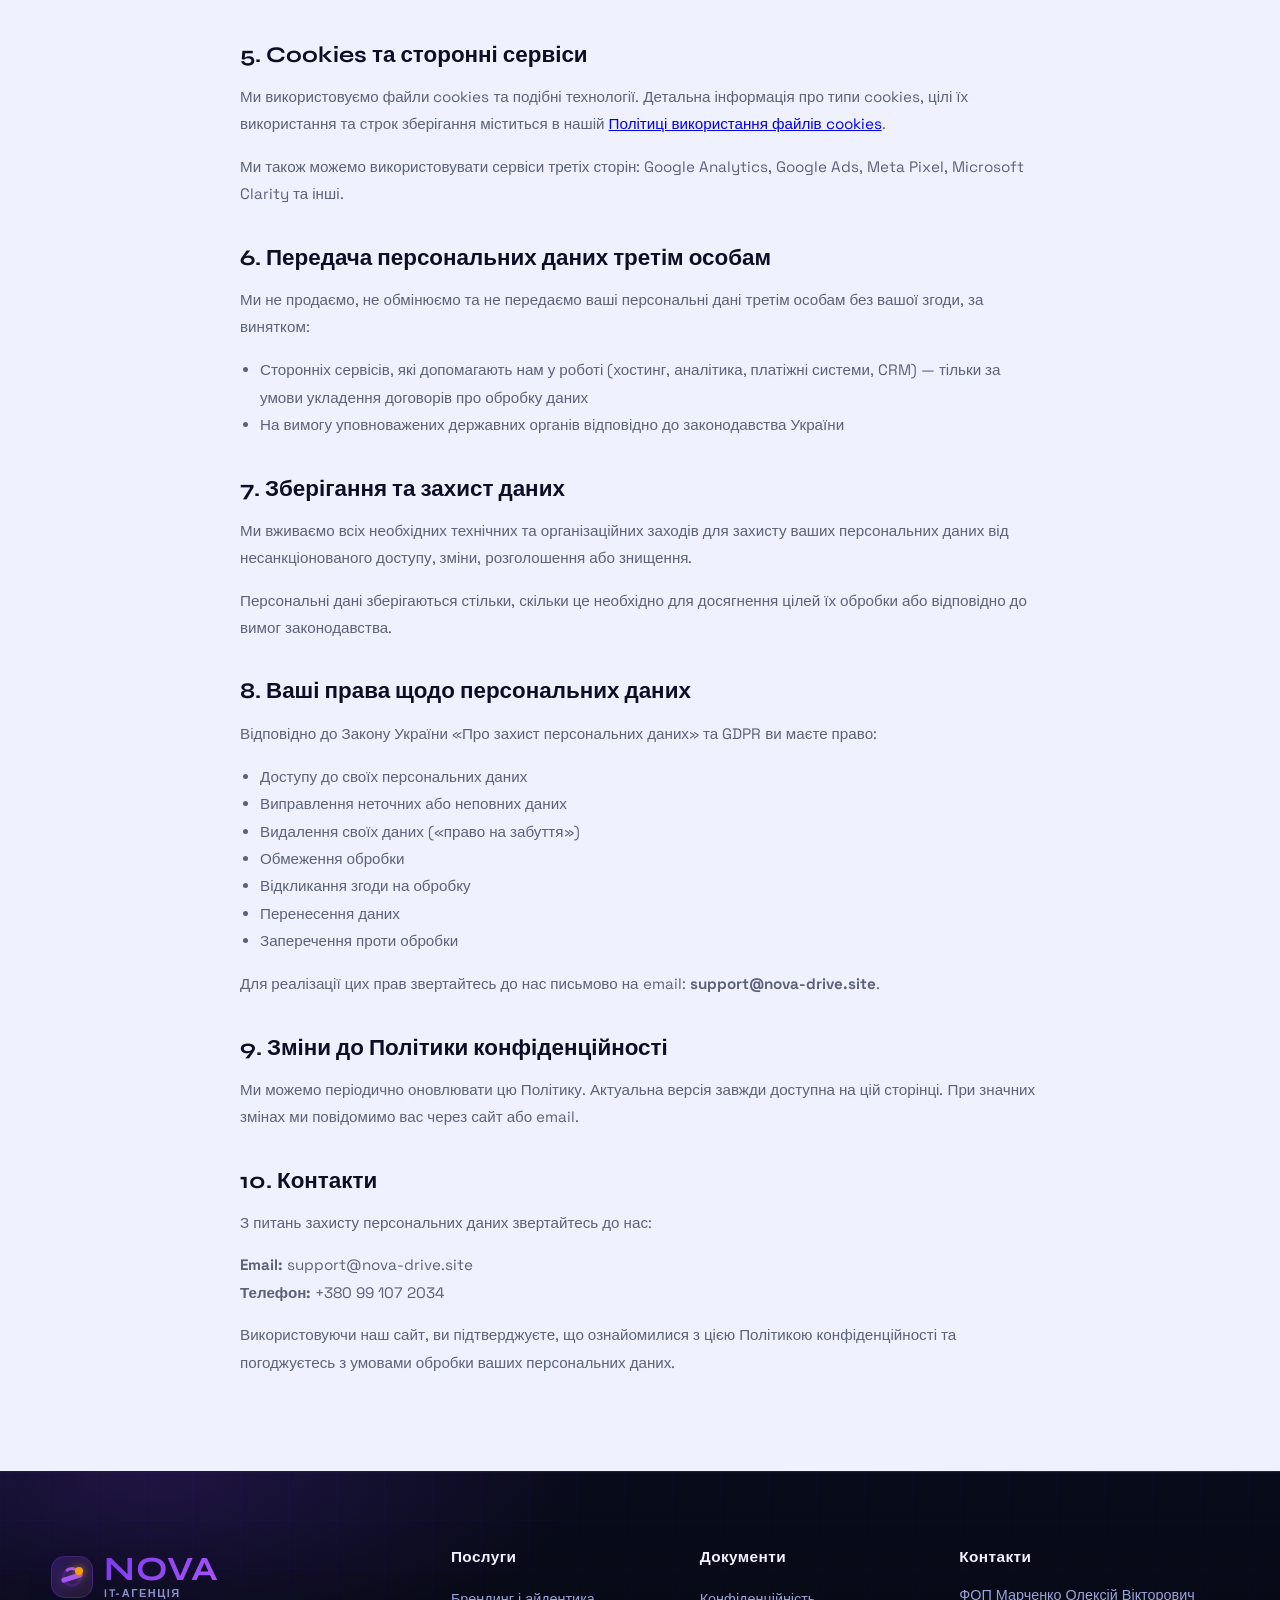
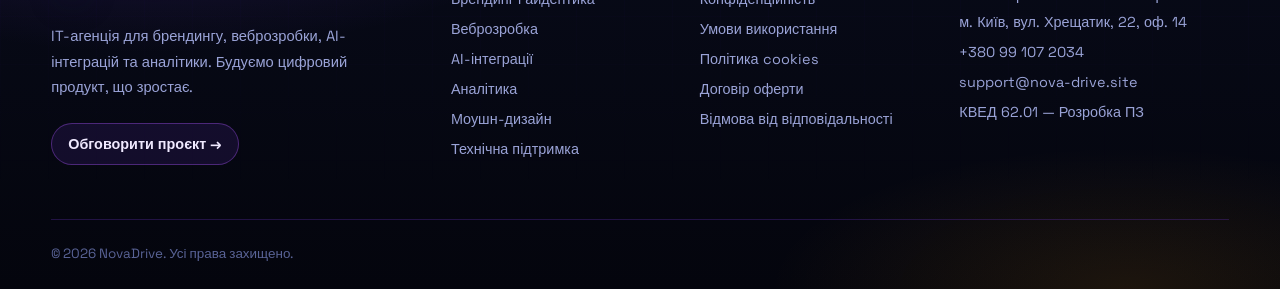
<file: privacy-policy/index.html>
<!doctype html>
<html lang="uk">
  <head>
    <meta charset="UTF-8" />
    <meta name="viewport" content="width=device-width, initial-scale=1.0" />
    <title>Політика конфіденційності — NovaDrive</title>
    <link rel="stylesheet" href="/assets/css/style.css" />
    <style>
      .legal-page {
        padding: 120px 0 80px;
      }
      .legal-page h1 {
        font-family: "Syne", sans-serif;
        font-size: clamp(2rem, 4vw, 3rem);
        font-weight: 800;
        color: #0c0e26;
        margin: 0 0 40px;
      }
      .legal-page h2 {
        font-family: "Syne", sans-serif;
        font-size: 1.4rem;
        color: #0c0e26;
        margin: 36px 0 14px;
      }
      .legal-page p,
      .legal-page li {
        color: #5c627a;
        line-height: 1.8;
        font-size: 0.95rem;
      }
      .legal-page ul {
        padding-left: 20px;
      }
      .legal-inner {
        max-width: 800px;
      }
    </style>
  <link rel="icon" type="image/png" href="/assets/img/favicon.png"/>
  <link rel="apple-touch-icon" href="/assets/img/favicon.png"/>
</head>
  <body>
    <div class="loader"><div class="loader-ring"></div></div>
    <header class="site-header" id="top">
      <div class="container nav-wrap">
        <a class="logo logo-premium" href="/" aria-label="NovaDrive">
          <span class="logo-mark"><i></i></span>
          <span class="logo-text"><b>NOVA</b><em>IT-агенція</em></span>
        </a>
        <nav class="desktop-nav">
          <a href="/branding">Брендинг</a><a href="/webdev">Веб</a>
          <a href="/ai">AI</a><a href="/analytics">Аналітика</a>
        </nav>
        <button class="menu-btn" aria-label="Меню" aria-expanded="false">
          <span></span><span></span><span></span>
        </button>
      </div>
    </header>
    <main>
      <section class="legal-page">
        <div class="container legal-inner">
          <h1>Політика конфіденційності</h1>

          <p><strong>Дата набрання чинності:</strong> 26 травня 2026 р.</p>

          <h2>1. Загальні положення</h2>
          <p>
            ФОП Марченко Олексій Вікторович (далі —
            «NovaDrive», «Ми», «Компанія») поважає вашу конфіденційність і
            зобов’язується захищати ваші персональні дані. Ця Політика
            конфіденційності пояснює, які персональні дані ми збираємо, з якою
            метою, як ми їх використовуємо, захищаємо та обробляємо.
          </p>
          <p>
            Політика діє щодо сайту <strong>nova-drive.site</strong> та всіх
            піддоменів, а також усіх послуг, що надаються Компанією.
          </p>

          <h2>2. Які персональні дані ми збираємо</h2>
          <p>Ми можемо збирати такі категорії даних:</p>

          <h3>2.1. Дані, які ви надаєте нам безпосередньо:</h3>
          <ul>
            <li>Ім’я та прізвище</li>
            <li>Адреса електронної пошти</li>
            <li>Номер телефону</li>
            <li>Назва компанії та посада</li>
            <li>Зміст повідомлень, запитів та коментарів</li>
            <li>Інформація з Технічного завдання та договорів</li>
          </ul>

          <h3>2.2. Дані, що збираються автоматично:</h3>
          <ul>
            <li>IP-адреса</li>
            <li>Тип браузера та операційна система</li>
            <li>Дата та час відвідування</li>
            <li>Переглянуті сторінки та дії на сайті</li>
            <li>Джерело переходу (referrer)</li>
            <li>
              Дані файлів cookies (детальніше — у
              <a href="/politika-cookies">Політиці використання cookies</a>)
            </li>
          </ul>

          <h2>3. Цілі обробки персональних даних</h2>
          <ul>
            <li>Надання відповідей на ваші запити та консультації</li>
            <li>Укладення та виконання договорів на надання послуг</li>
            <li>Обробка платежів та бухгалтерський облік</li>
            <li>Покращення роботи сайту та сервісів</li>
            <li>
              Аналітика використання сайту (Google Analytics, Microsoft Clarity
              тощо)
            </li>
            <li>
              Надсилання інформаційних та маркетингових повідомлень (тільки за
              вашою згодою)
            </li>
            <li>Забезпечення безпеки сайту та запобігання шахрайству</li>
            <li>Виконання вимог чинного законодавства України</li>
          </ul>

          <h2>4. Правові підстави обробки даних</h2>
          <p>Ми обробляємо ваші персональні дані на підставі:</p>
          <ul>
            <li>
              Вашої згоди (коли ви заповнюєте форми, підписуєтесь на розсилку)
            </li>
            <li>Необхідності для виконання договору (публічної оферти)</li>
            <li>
              Законного інтересу Компанії (покращення сервісу, безпека, захист
              прав)
            </li>
            <li>Виконання юридичних зобов’язань</li>
          </ul>

          <h2>5. Cookies та сторонні сервіси</h2>
          <p>
            Ми використовуємо файли cookies та подібні технології. Детальна
            інформація про типи cookies, цілі їх використання та строк
            зберігання міститься в нашій
            <a href="/politika-cookies">Політиці використання файлів cookies</a
            >.
          </p>
          <p>
            Ми також можемо використовувати сервіси третіх сторін: Google
            Analytics, Google Ads, Meta Pixel, Microsoft Clarity та інші.
          </p>

          <h2>6. Передача персональних даних третім особам</h2>
          <p>
            Ми не продаємо, не обмінюємо та не передаємо ваші персональні дані
            третім особам без вашої згоди, за винятком:
          </p>
          <ul>
            <li>
              Сторонніх сервісів, які допомагають нам у роботі (хостинг,
              аналітика, платіжні системи, CRM) — тільки за умови укладення
              договорів про обробку даних
            </li>
            <li>
              На вимогу уповноважених державних органів відповідно до
              законодавства України
            </li>
          </ul>

          <h2>7. Зберігання та захист даних</h2>
          <p>
            Ми вживаємо всіх необхідних технічних та організаційних заходів для
            захисту ваших персональних даних від несанкціонованого доступу,
            зміни, розголошення або знищення.
          </p>
          <p>
            Персональні дані зберігаються стільки, скільки це необхідно для
            досягнення цілей їх обробки або відповідно до вимог законодавства.
          </p>

          <h2>8. Ваші права щодо персональних даних</h2>
          <p>
            Відповідно до Закону України «Про захист персональних даних» та GDPR
            ви маєте право:
          </p>
          <ul>
            <li>Доступу до своїх персональних даних</li>
            <li>Виправлення неточних або неповних даних</li>
            <li>Видалення своїх даних («право на забуття»)</li>
            <li>Обмеження обробки</li>
            <li>Відкликання згоди на обробку</li>
            <li>Перенесення даних</li>
            <li>Заперечення проти обробки</li>
          </ul>
          <p>
            Для реалізації цих прав звертайтесь до нас письмово на email:
            <strong>support@nova-drive.site</strong>.
          </p>

          <h2>9. Зміни до Політики конфіденційності</h2>
          <p>
            Ми можемо періодично оновлювати цю Політику. Актуальна версія завжди
            доступна на цій сторінці. При значних змінах ми повідомимо вас через
            сайт або email.
          </p>

          <h2>10. Контакти</h2>
          <p>З питань захисту персональних даних звертайтесь до нас:</p>
          <p>
            <strong>Email:</strong> support@nova-drive.site<br />
            <strong>Телефон:</strong> +380 99 107 2034
          </p>

          <p class="text-small">
            Використовуючи наш сайт, ви підтверджуєте, що ознайомилися з цією
            Політикою конфіденційності та погоджуєтесь з умовами обробки ваших
            персональних даних.
          </p>
        </div>
      </section>
    </main>
    <footer>
      <div class="container footer-grid">
        <div class="footer-brand">
          <a class="logo logo-premium" href="#top" aria-label="NovaDrive">
            <span class="logo-mark"><i></i></span>
            <span class="logo-text"><b>NOVA</b><em>IT-агенція</em></span>
          </a>
          <p>
            IT-агенція для брендингу, веброзробки, AI-інтеграцій та аналітики.
            Будуємо цифровий продукт, що зростає.
          </p>
          <a class="footer-cta" href="#consult">Обговорити проєкт →</a>
        </div>
        <div>
          <h3>Послуги</h3>
          <a href="/branding">Брендинг і айдентика</a>
          <a href="/webdev">Веброзробка</a>
          <a href="/ai">AI-інтеграції</a>
          <a href="/analytics">Аналітика</a>
          <a href="/motion">Моушн-дизайн</a>
          <a href="/support">Технічна підтримка</a>
        </div>
        <div>
          <h3>Документи</h3>
          <a href="/privacy-policy">Конфіденційність</a>
          <a href="/terms-and-conditions">Умови використання</a>
          <a href="/cookie-policy">Політика cookies</a>
          <a href="/offer-agreement">Договір оферти</a>
          <a href="/disclaimer">Відмова від відповідальності</a>
        </div>
        <div>
          <h3>Контакти</h3>
          <p>ФОП Марченко Олексій Вікторович</p>
          <p>м. Київ, вул. Хрещатик, 22, оф. 14</p>
          <a href="tel:+380991072034">+380 99 107 2034</a>
          <a href="mailto:support@nova-drive.site">support@nova-drive.site</a>
          <p>КВЕД 62.01 — Розробка ПЗ</p>
        </div>
      </div>
      <div class="container footer-bottom">
        <p>© 2026 NovaDrive. Усі права захищено.</p>
      </div>
    </footer>

    <a class="float-call" href="tel:+380991072034" aria-label="Зателефонувати"
      >☎</a
    >
    <a class="to-top" href="#top" aria-label="Вгору"><span>↑</span></a>

    <!-- Cookie Banner -->
    <div class="cookie-banner" id="cookieBanner">
      <div class="cookie-inner">
        <div class="cookie-text">
          <span class="cookie-icon">🍪</span>
          <p>
            Ми використовуємо <strong>cookies</strong> для покращення досвіду.
            <a href="/cookie-policy">Дізнатись більше</a>
          </p>
        </div>
        <div class="cookie-actions">
          <button class="btn small cookie-decline" id="cookieDecline">
            Відхилити
          </button>
          <button class="btn small cookie-accept" id="cookieAccept">
            Прийняти
          </button>
        </div>
      </div>
    </div>

    <script src="/assets/js/main.js"></script>
  </body>
</html>
</file>
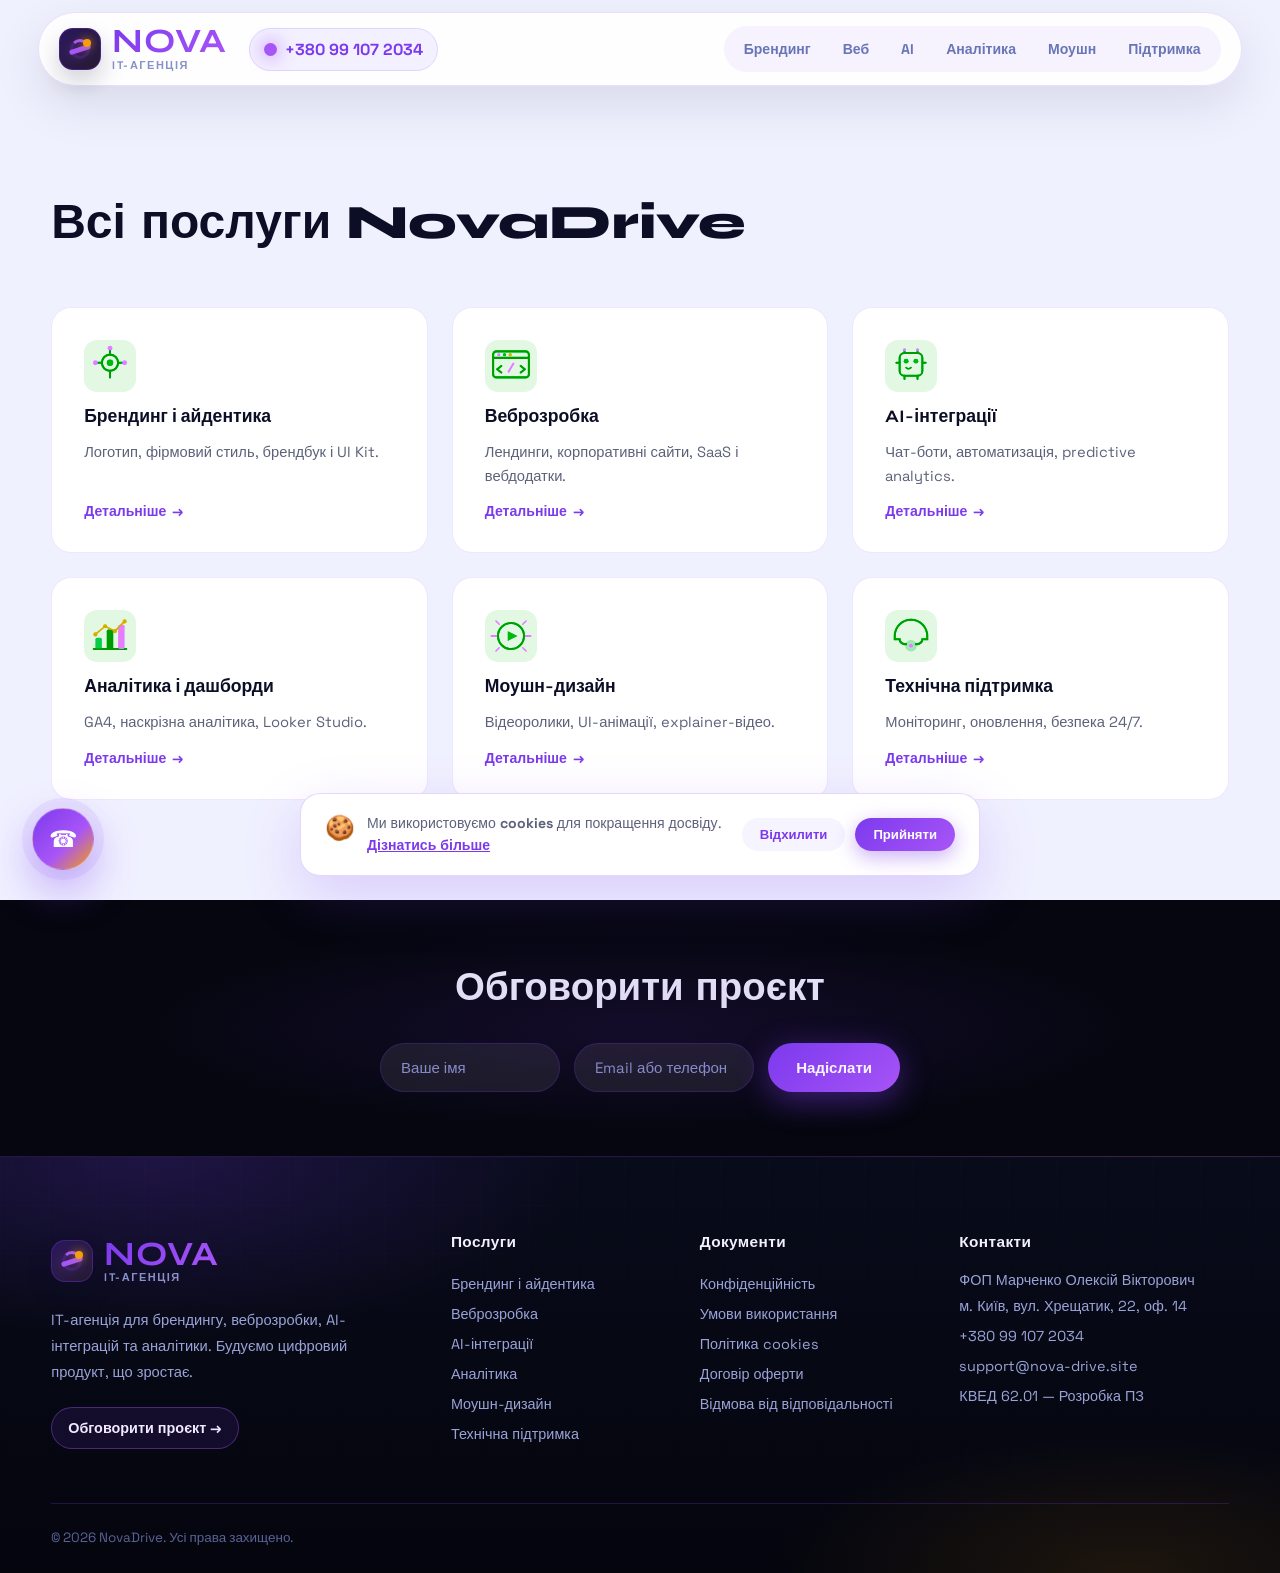
<file: service/index.html>
<!doctype html>
<html lang="uk">
  <head>
    <meta charset="UTF-8" />
    <meta name="viewport" content="width=device-width, initial-scale=1.0" />
    <title>Всі послуги — NovaDrive</title>
    <link rel="stylesheet" href="/assets/css/style.css" />
  <link rel="icon" type="image/png" href="/assets/img/favicon.png"/>
  <link rel="apple-touch-icon" href="/assets/img/favicon.png"/>
</head>
  <body>
    <div class="loader"><div class="loader-ring"></div></div>
    <header class="site-header" id="top">
      <div class="container nav-wrap">
        <a class="logo logo-premium" href="/" aria-label="NovaDrive">
          <span class="logo-mark"><i></i></span>
          <span class="logo-text"><b>NOVA</b><em>IT-агенція</em></span>
        </a>
        <div class="quick-contact">
          <span class="dot"></span
          ><a href="tel:+380991072034">+380 99 107 2034</a>
        </div>
        <nav class="desktop-nav">
          <a href="/branding">Брендинг</a><a href="/webdev">Веб</a>
          <a href="/ai">AI</a><a href="/analytics">Аналітика</a>
          <a href="/motion">Моушн</a><a href="/support">Підтримка</a>
        </nav>
        <button class="menu-btn" aria-label="Меню" aria-expanded="false">
          <span></span><span></span><span></span>
        </button>
      </div>
    </header>
    <main>
      <section class="section" style="padding-top: 120px">
        <div class="container">
          <h1 class="title reveal">Всі послуги NovaDrive</h1>
          <div class="service-grid">
            <article class="service-card reveal">
              <img src="/assets/img/branding.svg" />
              <h3>Брендинг і айдентика</h3>
              <p>Логотип, фірмовий стиль, брендбук і UI Kit.</p>
              <a href="/branding">Детальніше</a>
            </article>
            <article class="service-card reveal">
              <img src="/assets/img/webdev.svg" />
              <h3>Веброзробка</h3>
              <p>Лендинги, корпоративні сайти, SaaS і вебдодатки.</p>
              <a href="/webdev">Детальніше</a>
            </article>
            <article class="service-card reveal">
              <img src="/assets/img/ai.svg" />
              <h3>AI-інтеграції</h3>
              <p>Чат-боти, автоматизація, predictive analytics.</p>
              <a href="/ai">Детальніше</a>
            </article>
            <article class="service-card reveal">
              <img src="/assets/img/analytics.svg" />
              <h3>Аналітика і дашборди</h3>
              <p>GA4, наскрізна аналітика, Looker Studio.</p>
              <a href="/analytics">Детальніше</a>
            </article>
            <article class="service-card reveal">
              <img src="/assets/img/motion.svg" />
              <h3>Моушн-дизайн</h3>
              <p>Відеоролики, UI-анімації, explainer-відео.</p>
              <a href="/motion">Детальніше</a>
            </article>
            <article class="service-card reveal">
              <img src="/assets/img/support.svg" />
              <h3>Технічна підтримка</h3>
              <p>Моніторинг, оновлення, безпека 24/7.</p>
              <a href="/support">Детальніше</a>
            </article>
          </div>
        </div>
      </section>
      <section class="consult cyber-band small-band" id="consult">
        <div class="container">
          <h2>Обговорити проєкт</h2>
          <form>
            <input placeholder="Ваше імя" />
            <input placeholder="Email або телефон" />
            <button class="btn" type="submit">Надіслати</button>
          </form>
        </div>
      </section>
    </main>
    <footer>
      <div class="container footer-grid">
        <div class="footer-brand">
          <a class="logo logo-premium" href="#top" aria-label="NovaDrive">
            <span class="logo-mark"><i></i></span>
            <span class="logo-text"><b>NOVA</b><em>IT-агенція</em></span>
          </a>
          <p>
            IT-агенція для брендингу, веброзробки, AI-інтеграцій та аналітики.
            Будуємо цифровий продукт, що зростає.
          </p>
          <a class="footer-cta" href="#consult">Обговорити проєкт →</a>
        </div>
        <div>
          <h3>Послуги</h3>
          <a href="/branding">Брендинг і айдентика</a>
          <a href="/webdev">Веброзробка</a>
          <a href="/ai">AI-інтеграції</a>
          <a href="/analytics">Аналітика</a>
          <a href="/motion">Моушн-дизайн</a>
          <a href="/support">Технічна підтримка</a>
        </div>
        <div>
          <h3>Документи</h3>
          <a href="/privacy-policy">Конфіденційність</a>
          <a href="/terms-and-conditions">Умови використання</a>
          <a href="/cookie-policy">Політика cookies</a>
          <a href="/offer-agreement">Договір оферти</a>
          <a href="/disclaimer">Відмова від відповідальності</a>
        </div>
        <div>
          <h3>Контакти</h3>
          <p>ФОП Марченко Олексій Вікторович</p>
          <p>м. Київ, вул. Хрещатик, 22, оф. 14</p>
          <a href="tel:+380991072034">+380 99 107 2034</a>
          <a href="mailto:support@nova-drive.site">support@nova-drive.site</a>
          <p>КВЕД 62.01 — Розробка ПЗ</p>
        </div>
      </div>
      <div class="container footer-bottom">
        <p>© 2026 NovaDrive. Усі права захищено.</p>
      </div>
    </footer>

    <a class="float-call" href="tel:+380991072034" aria-label="Зателефонувати"
      >☎</a
    >
    <a class="to-top" href="#top" aria-label="Вгору"><span>↑</span></a>

    <!-- Cookie Banner -->
    <div class="cookie-banner" id="cookieBanner">
      <div class="cookie-inner">
        <div class="cookie-text">
          <span class="cookie-icon">🍪</span>
          <p>
            Ми використовуємо <strong>cookies</strong> для покращення досвіду.
            <a href="/cookie-policy">Дізнатись більше</a>
          </p>
        </div>
        <div class="cookie-actions">
          <button class="btn small cookie-decline" id="cookieDecline">
            Відхилити
          </button>
          <button class="btn small cookie-accept" id="cookieAccept">
            Прийняти
          </button>
        </div>
      </div>
    </div>

    <script src="/assets/js/main.js"></script>
  </body>
</html>
</file>
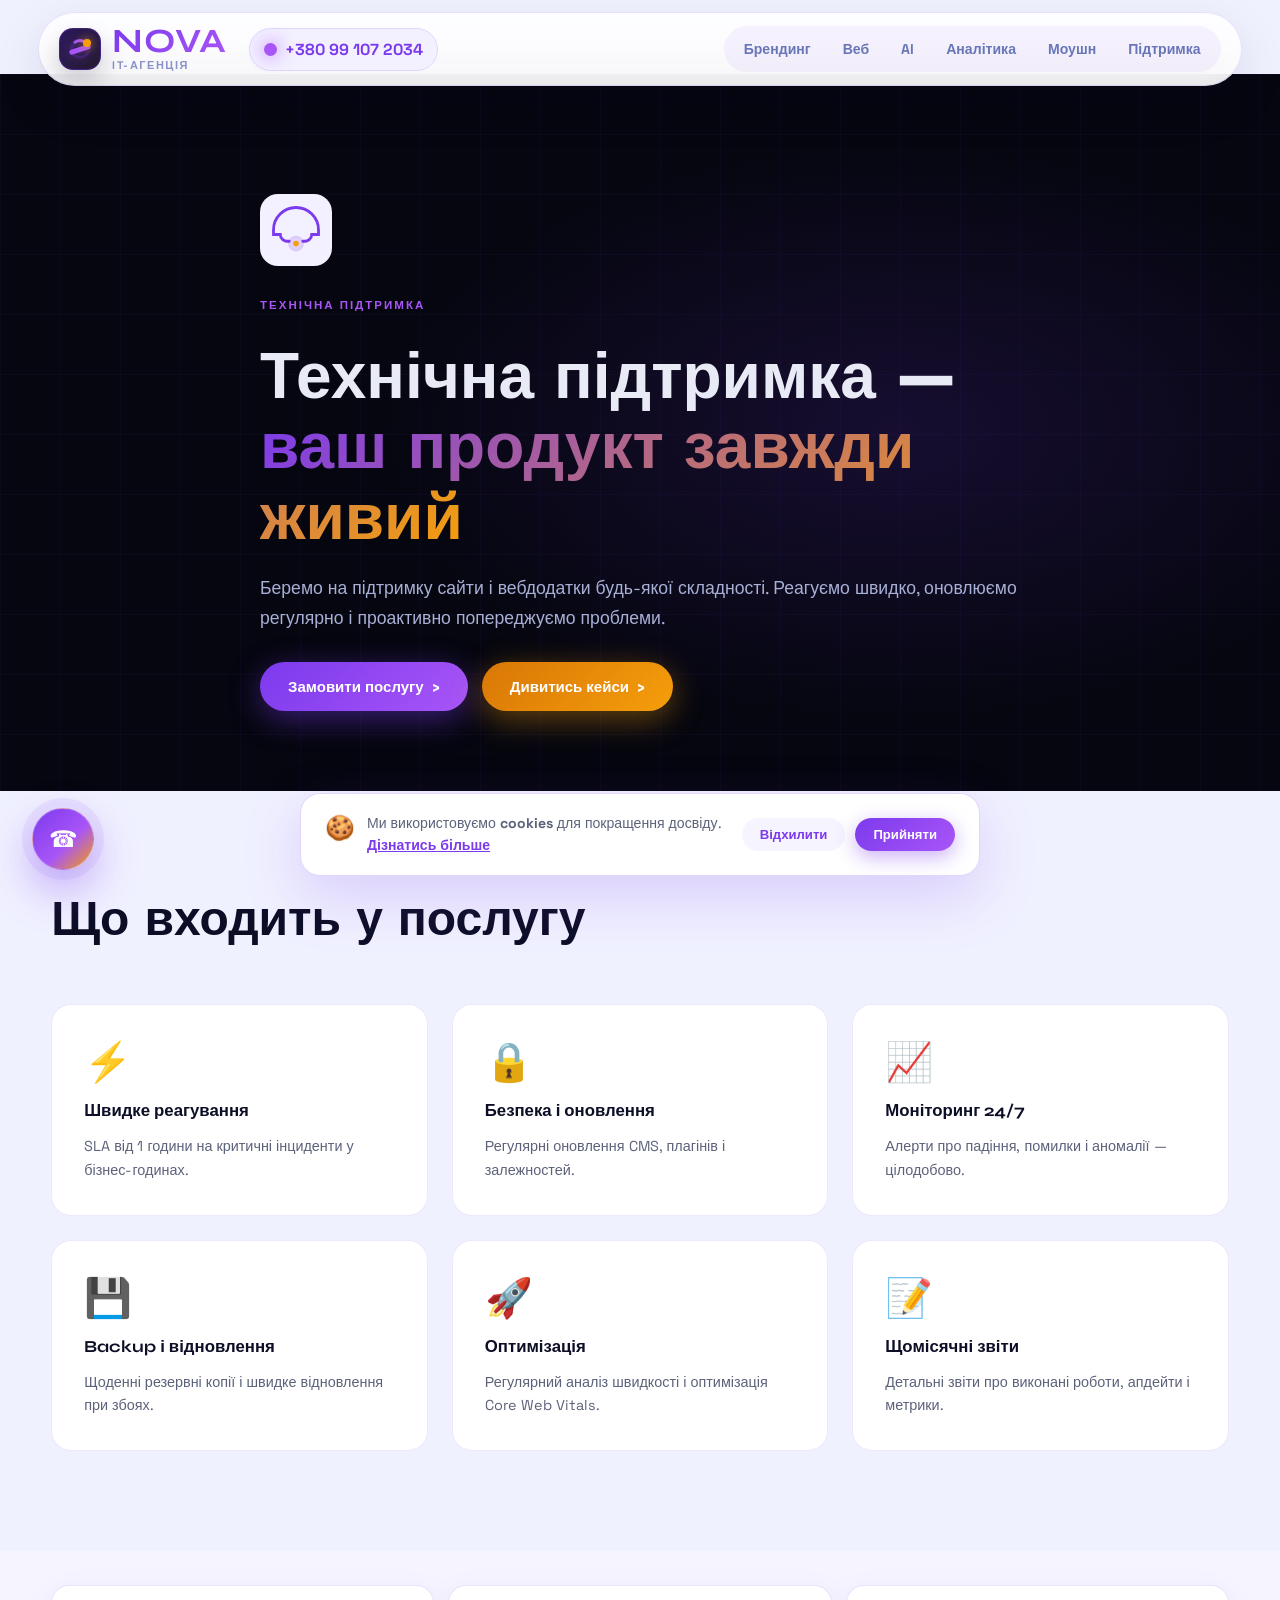
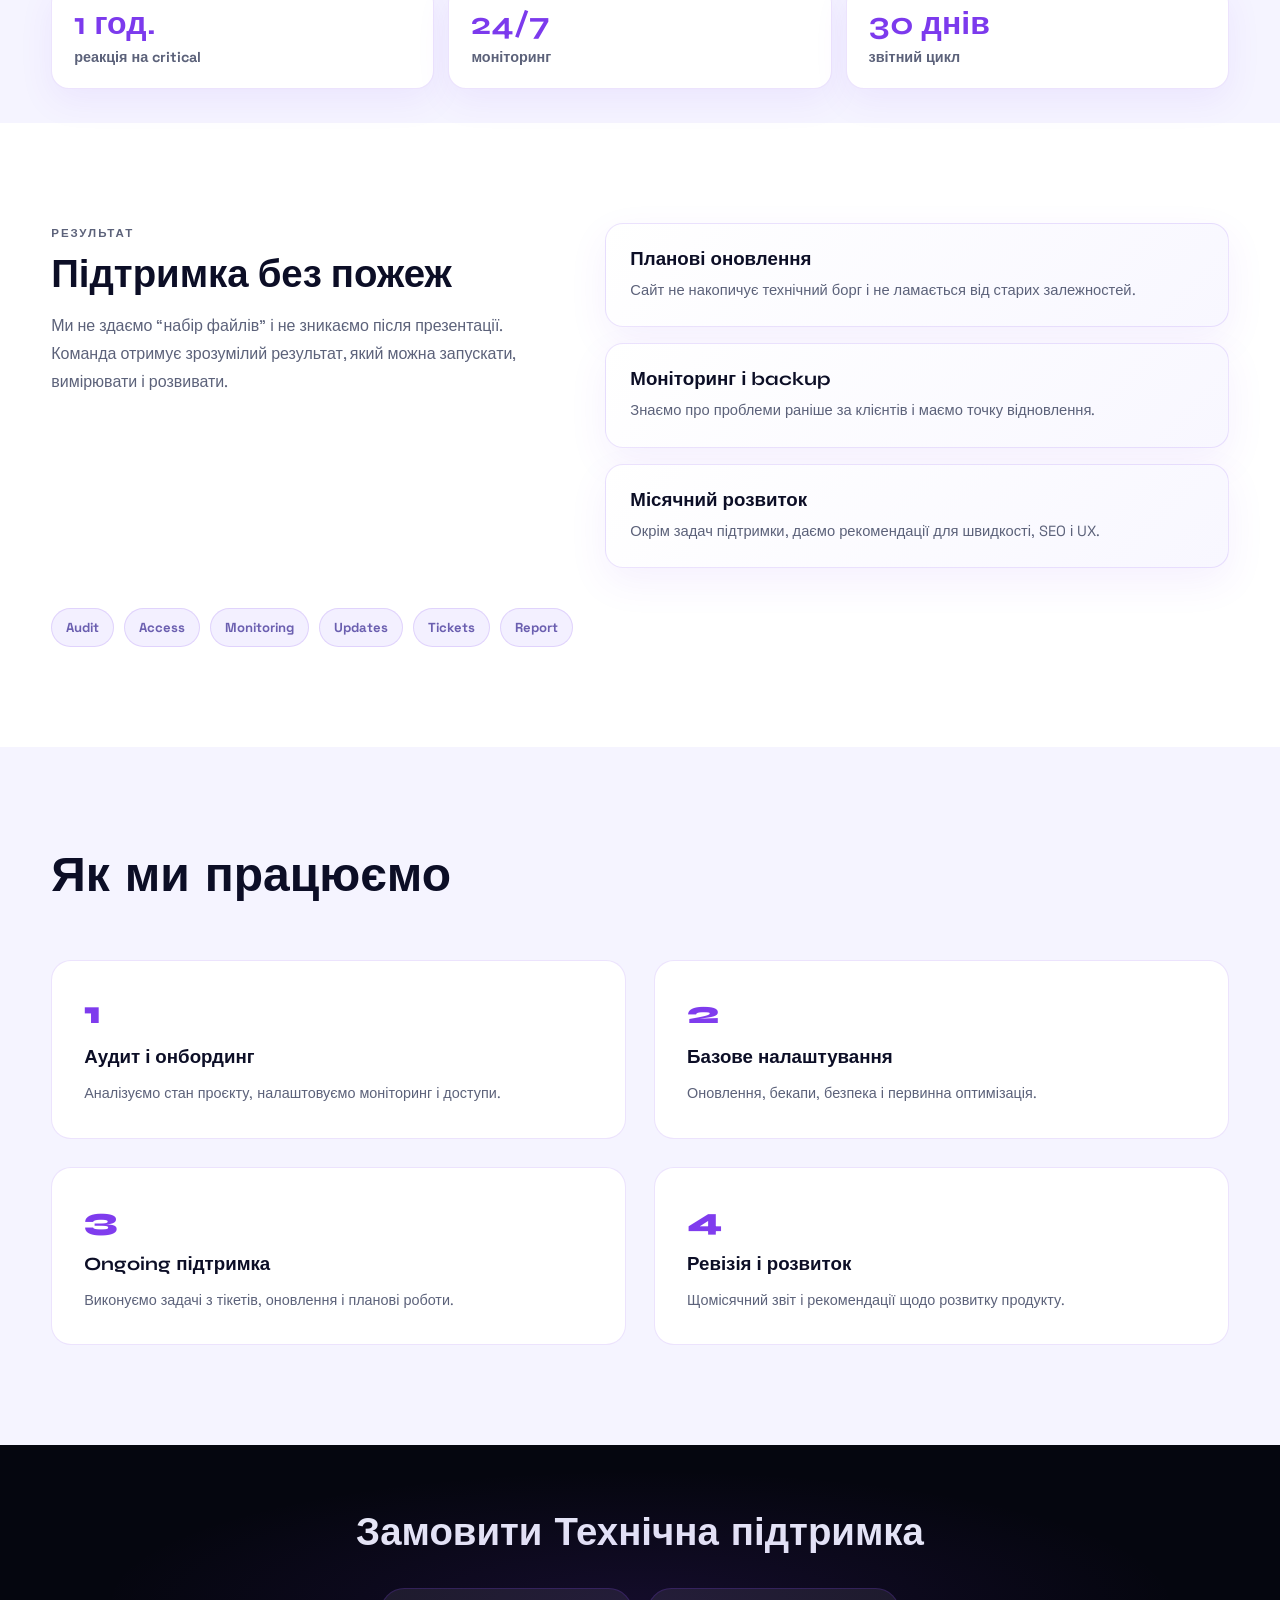
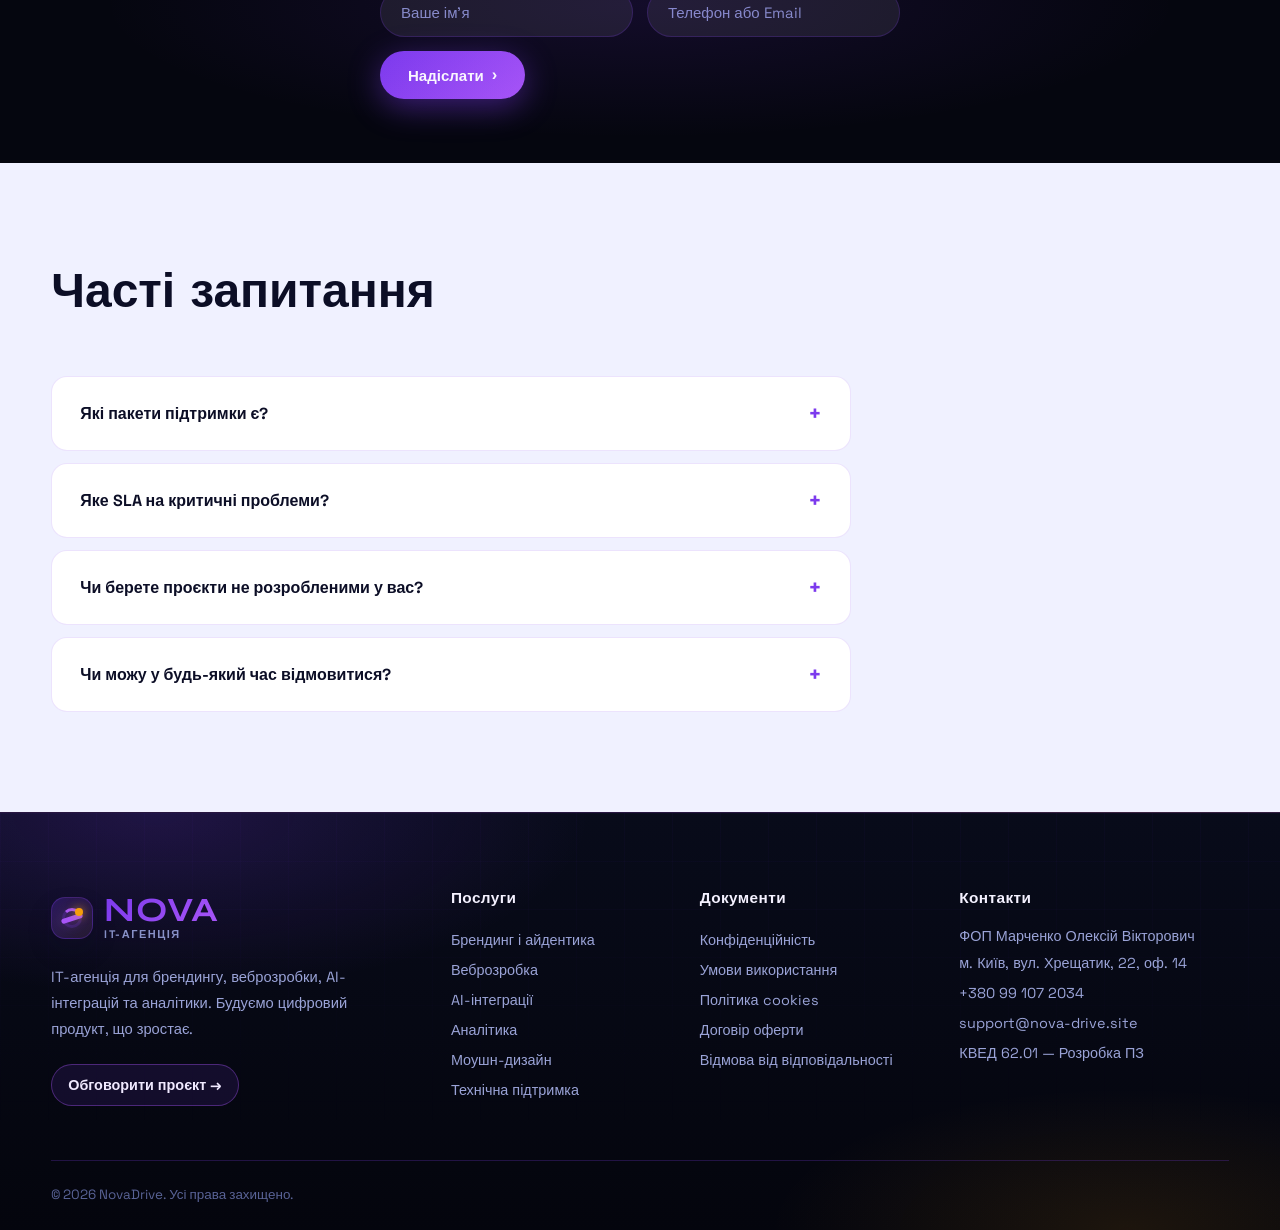
<file: support/index.html>
<!doctype html>
<html lang="uk">
  <head>
    <meta charset="UTF-8" />
    <meta name="viewport" content="width=device-width, initial-scale=1.0" />
    <title>Технічна підтримка — NovaDrive</title>
    <meta
      name="description"
      content="Технічна підтримка — ваш продукт завжди живий"
    />
    <link rel="stylesheet" href="/assets/css/style.css" />
    <style>
      .service-hero {
        padding: 120px 0 80px;
        background: var(--bg);
        position: relative;
        overflow: hidden;
      }
      .service-hero::before {
        content: "";
        position: absolute;
        inset: 0;
        background: radial-gradient(
          ellipse 60% 60% at 70% 50%,
          rgba(124, 58, 237, 0.15),
          transparent 70%
        );
        pointer-events: none;
      }
      .service-hero::after {
        content: "";
        position: absolute;
        inset: 0;
        background-image:
          linear-gradient(rgba(124, 58, 237, 0.05) 1px, transparent 1px),
          linear-gradient(90deg, rgba(124, 58, 237, 0.05) 1px, transparent 1px);
        background-size: 60px 60px;
        animation: gridMove 20s linear infinite;
        pointer-events: none;
      }
      .service-hero-inner {
        position: relative;
        z-index: 2;
        display: flex;
        flex-direction: column;
        gap: 20px;
        max-width: 760px;
      }
      .service-hero img {
        width: 72px;
        height: 72px;
      }
      .service-hero h1 {
        font-family: "Syne", sans-serif;
        font-size: clamp(2.4rem, 5vw, 4rem);
        font-weight: 800;
        color: #e8eaf6;
        margin: 0;
        line-height: 1.1;
      }
      .service-hero h1 span {
        background: linear-gradient(135deg, #7c3aed, #f59e0b);
        -webkit-background-clip: text;
        color: transparent;
      }
      .service-hero .lead {
        color: #a8b0d6;
        font-size: 1.1rem;
        line-height: 1.7;
        margin: 0;
      }
      .service-cta {
        display: flex;
        gap: 14px;
        flex-wrap: wrap;
        margin-top: 8px;
      }
      .features-section {
        padding: 100px 0;
      }
      .features-grid {
        display: grid;
        grid-template-columns: repeat(3, 1fr);
        gap: 24px;
        margin-top: 0;
      }
      .feature-item {
        background: #fff;
        border: 1px solid rgba(124, 58, 237, 0.12);
        border-radius: 20px;
        padding: 32px;
        display: flex;
        flex-direction: column;
        gap: 14px;
        transition: 0.3s;
      }
      .feature-item:hover {
        transform: translateY(-4px);
        box-shadow: 0 20px 50px rgba(124, 58, 237, 0.15);
      }
      .feature-item span {
        font-size: 2.4rem;
      }
      .feature-item h3 {
        font-family: "Syne", sans-serif;
        font-size: 1.05rem;
        margin: 0;
        color: #0c0e26;
      }
      .feature-item p {
        color: #5c627a;
        font-size: 0.9rem;
        line-height: 1.65;
        margin: 0;
      }
      .process-section {
        padding: 100px 0;
        background: #f5f4ff;
      }
      .process-grid {
        display: grid;
        grid-template-columns: repeat(2, 1fr);
        gap: 28px;
        margin-top: 56px;
      }
      .step {
        background: #fff;
        border: 1px solid rgba(124, 58, 237, 0.14);
        border-radius: 20px;
        padding: 32px;
        display: flex;
        flex-direction: column;
        gap: 14px;
      }
      .step-num {
        font-family: "Syne", sans-serif;
        font-size: 2rem;
        font-weight: 800;
        background: linear-gradient(135deg, #7c3aed, #a855f7);
        -webkit-background-clip: text;
        color: transparent;
      }
      .step h3 {
        font-family: "Syne", sans-serif;
        margin: 0;
        color: #0c0e26;
      }
      .step p {
        color: #5c627a;
        font-size: 0.9rem;
        line-height: 1.65;
        margin: 0;
      }
      .faq-section {
        padding: 100px 0;
      }
      .faq-list {
        display: flex;
        flex-direction: column;
        gap: 12px;
        margin-top: 56px;
        max-width: 800px;
      }
      .faq-item {
        background: #fff;
        border: 1px solid rgba(124, 58, 237, 0.14);
        border-radius: 16px;
        overflow: hidden;
      }
      .faq-item summary {
        padding: 22px 28px;
        cursor: pointer;
        font-weight: 700;
        color: #0c0e26;
        list-style: none;
        display: flex;
        justify-content: space-between;
        align-items: center;
      }
      .faq-item summary::after {
        content: "+";
        color: var(--violet);
        font-size: 1.4rem;
        transition: 0.2s;
      }
      .faq-item[open] summary::after {
        transform: rotate(45deg);
      }
      .faq-item p {
        padding: 0 28px 22px;
        color: #5c627a;
        font-size: 0.9rem;
        line-height: 1.7;
        margin: 0;
      }

      .service-proof {
        padding: 34px 0;
        background: #f5f4ff;
      }
      .proof-strip {
        display: grid;
        grid-template-columns: repeat(3, 1fr);
        gap: 14px;
      }
      .proof-strip div {
        background: #fff;
        border: 1px solid rgba(124, 58, 237, 0.14);
        border-radius: 18px;
        padding: 22px;
        box-shadow: 0 12px 34px rgba(124, 58, 237, 0.08);
      }
      .proof-strip b {
        display: block;
        font-family: "Syne", sans-serif;
        font-size: 2rem;
        color: var(--violet);
        line-height: 1;
      }
      .proof-strip span {
        display: block;
        margin-top: 8px;
        color: #5c627a;
        font-weight: 700;
        font-size: 0.9rem;
      }
      .outcomes-section {
        padding: 100px 0;
        background: #fff;
        overflow: hidden;
      }
      .outcomes-grid {
        display: grid;
        grid-template-columns: 0.9fr 1.1fr;
        gap: 44px;
        align-items: start;
      }
      .outcomes-copy h2 {
        font-family: "Syne", sans-serif;
        font-size: clamp(1.8rem, 3vw, 2.7rem);
        line-height: 1.12;
        margin: 10px 0 16px;
        color: #0c0e26;
      }
      .outcomes-copy p {
        color: #5c627a;
        line-height: 1.75;
        margin: 0;
      }
      .outcome-cards {
        display: grid;
        gap: 16px;
      }
      .outcome-card {
        border: 1px solid rgba(124, 58, 237, 0.14);
        border-radius: 18px;
        padding: 24px;
        background: linear-gradient(135deg, #fff, #f8f7ff);
        box-shadow: 0 14px 38px rgba(124, 58, 237, 0.08);
        transition: 0.25s;
      }
      .outcome-card:hover {
        transform: translateY(-4px);
        border-color: rgba(124, 58, 237, 0.34);
      }
      .outcome-card h3 {
        font-family: "Syne", sans-serif;
        margin: 0 0 8px;
        color: #0c0e26;
      }
      .outcome-card p {
        margin: 0;
        color: #5c627a;
        line-height: 1.65;
        font-size: 0.92rem;
      }
      .sprint-line {
        margin-top: 40px;
        display: flex;
        gap: 10px;
        flex-wrap: wrap;
      }
      .sprint-line span {
        padding: 10px 14px;
        border-radius: 999px;
        background: #f3f0ff;
        border: 1px solid rgba(124, 58, 237, 0.16);
        color: #6b5fb0;
        font-weight: 800;
        font-size: 0.82rem;
      }
      @media (max-width: 768px) {
        .features-grid,
        .process-grid,
        .proof-strip,
        .outcomes-grid {
          grid-template-columns: 1fr;
        }
        .sprint-line span {
          flex: 1 1 auto;
          text-align: center;
        }
      }
    </style>
    <link rel="icon" type="image/png" href="/assets/img/favicon.png" />
    <link rel="apple-touch-icon" href="/assets/img/favicon.png" />
  </head>
  <body>
    <div class="loader"><div class="loader-ring"></div></div>

    <header class="site-header" id="top">
      <div class="container nav-wrap">
        <a class="logo logo-premium" href="/" aria-label="NovaDrive">
          <span class="logo-mark"><i></i></span>
          <span class="logo-text"><b>NOVA</b><em>IT-агенція</em></span>
        </a>
        <div class="quick-contact">
          <span class="dot"></span>
          <a href="tel:+380991072034">+380 99 107 2034</a>
        </div>
        <nav class="desktop-nav">
          <a href="/branding">Брендинг</a>
          <a href="/webdev">Веб</a>
          <a href="/ai">AI</a>
          <a href="/analytics">Аналітика</a>
          <a href="/motion">Моушн</a>
          <a href="/support">Підтримка</a>
        </nav>
        <button class="menu-btn" aria-label="Меню" aria-expanded="false">
          <span></span><span></span><span></span>
        </button>
      </div>
    </header>

    <aside class="mega-menu" aria-hidden="true">
      <div class="mega-panel">
        <div class="mega-head">
          <a class="logo logo-premium" href="/" aria-label="NovaDrive">
            <span class="logo-mark"><i></i></span>
            <span class="logo-text"><b>NOVA</b><em>IT-агенція</em></span>
          </a>
          <button class="close-menu" aria-label="Закрити">×</button>
        </div>
        <div class="mega-grid">
          <div class="mega-card featured">
            <p class="eyebrow">Послуга</p>
            <h3>Технічна підтримка</h3>
            <p>Технічна підтримка — ваш продукт завжди живий</p>
            <a class="btn small" href="#consult">Обговорити проєкт <i>›</i></a>
          </div>
          <div class="mega-card">
            <h3>Послуги</h3>
            <a href="/branding">Брендинг і айдентика</a>
            <a href="/webdev">Веброзробка</a>
            <a href="/ai">AI-інтеграції</a>
            <a href="/analytics">Аналітика</a>
            <a href="/motion">Моушн-дизайн</a>
            <a href="/support">Технічна підтримка</a>
          </div>
          <div class="mega-card">
            <h3>Навігація</h3>
            <a href="/">Головна</a><a href="/#cases">Кейси</a>
            <a href="/#reviews">Відгуки</a><a href="/#team">Команда</a>
          </div>
          <div class="mega-card contact-card">
            <h3>Контакти</h3>
            <a href="tel:+380991072034">+380 99 107 2034</a>
            <a href="mailto:support@nova-drive.site">support@nova-drive.site</a>
          </div>
        </div>
      </div>
    </aside>

    <main>
      <section class="service-hero">
        <div class="container service-hero-inner reveal">
          <img src="/assets/img/support.svg" alt="Технічна підтримка" />
          <p class="eyebrow">Технічна підтримка</p>
          <h1>Технічна підтримка — <span>ваш продукт завжди живий</span></h1>
          <p class="lead">
            Беремо на підтримку сайти і вебдодатки будь-якої складності.
            Реагуємо швидко, оновлюємо регулярно і проактивно попереджуємо
            проблеми.
          </p>
          <div class="service-cta">
            <a href="#consult" class="btn">Замовити послугу <i>›</i></a>
            <a href="/#cases" class="btn amber">Дивитись кейси <i>›</i></a>
          </div>
        </div>
      </section>

      <section class="features-section">
        <div class="container">
          <h2 class="title reveal">Що входить у послугу</h2>
          <div class="features-grid">
            <div class="feature-item reveal">
              <span>⚡</span>
              <h3>Швидке реагування</h3>
              <p>SLA від 1 години на критичні інциденти у бізнес-годинах.</p>
            </div>
            <div class="feature-item reveal">
              <span>🔒</span>
              <h3>Безпека і оновлення</h3>
              <p>Регулярні оновлення CMS, плагінів і залежностей.</p>
            </div>
            <div class="feature-item reveal">
              <span>📈</span>
              <h3>Моніторинг 24/7</h3>
              <p>Алерти про падіння, помилки і аномалії — цілодобово.</p>
            </div>
            <div class="feature-item reveal">
              <span>💾</span>
              <h3>Backup і відновлення</h3>
              <p>Щоденні резервні копії і швидке відновлення при збоях.</p>
            </div>
            <div class="feature-item reveal">
              <span>🚀</span>
              <h3>Оптимізація</h3>
              <p>Регулярний аналіз швидкості і оптимізація Core Web Vitals.</p>
            </div>
            <div class="feature-item reveal">
              <span>📝</span>
              <h3>Щомісячні звіти</h3>
              <p>Детальні звіти про виконані роботи, апдейти і метрики.</p>
            </div>
          </div>
        </div>
      </section>

      <section class="service-proof">
        <div class="container">
          <div class="proof-strip reveal">
            <div><b>1 год.</b><span>реакція на critical</span></div>
            <div><b>24/7</b><span>моніторинг</span></div>
            <div><b>30 днів</b><span>звітний цикл</span></div>
          </div>
        </div>
      </section>

      <section class="outcomes-section">
        <div class="container outcomes-grid">
          <div class="outcomes-copy reveal">
            <p class="eyebrow">Результат</p>
            <h2>Підтримка без пожеж</h2>
            <p>
              Ми не здаємо “набір файлів” і не зникаємо після презентації.
              Команда отримує зрозумілий результат, який можна запускати,
              вимірювати і розвивати.
            </p>
          </div>
          <div class="outcome-cards">
            <article class="outcome-card reveal">
              <h3>Планові оновлення</h3>
              <p>
                Сайт не накопичує технічний борг і не ламається від старих
                залежностей.
              </p>
            </article>
            <article class="outcome-card reveal">
              <h3>Моніторинг і backup</h3>
              <p>
                Знаємо про проблеми раніше за клієнтів і маємо точку
                відновлення.
              </p>
            </article>
            <article class="outcome-card reveal">
              <h3>Місячний розвиток</h3>
              <p>
                Окрім задач підтримки, даємо рекомендації для швидкості, SEO і
                UX.
              </p>
            </article>
          </div>
        </div>
        <div class="container sprint-line reveal">
          <span>Audit</span>
          <span>Access</span>
          <span>Monitoring</span>
          <span>Updates</span>
          <span>Tickets</span>
          <span>Report</span>
        </div>
      </section>

      <section class="process-section">
        <div class="container">
          <h2 class="title reveal">Як ми працюємо</h2>
          <div class="process-grid">
            <div class="step reveal">
              <span class="step-num">1</span>
              <h3>Аудит і онбординг</h3>
              <p>Аналізуємо стан проєкту, налаштовуємо моніторинг і доступи.</p>
            </div>
            <div class="step reveal">
              <span class="step-num">2</span>
              <h3>Базове налаштування</h3>
              <p>Оновлення, бекапи, безпека і первинна оптимізація.</p>
            </div>
            <div class="step reveal">
              <span class="step-num">3</span>
              <h3>Ongoing підтримка</h3>
              <p>Виконуємо задачі з тікетів, оновлення і планові роботи.</p>
            </div>
            <div class="step reveal">
              <span class="step-num">4</span>
              <h3>Ревізія і розвиток</h3>
              <p>Щомісячний звіт і рекомендації щодо розвитку продукту.</p>
            </div>
          </div>
        </div>
      </section>

      <section class="consult cyber-band small-band" id="consult">
        <div class="container">
          <h2>Замовити Технічна підтримка</h2>
          <form>
            <input placeholder="Ваше ім'я" />
            <input placeholder="Телефон або Email" />
            <button class="btn" type="submit">Надіслати <i>›</i></button>
          </form>
        </div>
      </section>

      <section class="faq-section">
        <div class="container">
          <h2 class="title reveal">Часті запитання</h2>
          <div class="faq-list">
            <details class="faq-item reveal">
              <summary>Які пакети підтримки є?</summary>
              <p>
                Базовий (моніторинг + оновлення), Стандарт (+ задачі 8 год/міс),
                Розширений (+ задачі 20 год/міс).
              </p>
            </details>
            <details class="faq-item reveal">
              <summary>Яке SLA на критичні проблеми?</summary>
              <p>
                На розширеному пакеті — реакція протягом 1 год, вирішення
                протягом 4 год.
              </p>
            </details>
            <details class="faq-item reveal">
              <summary>Чи берете проєкти не розробленими у вас?</summary>
              <p>
                Так, починаємо з аудиту і онбордингу незалежно від того, хто
                розробляв.
              </p>
            </details>
            <details class="faq-item reveal">
              <summary>Чи можу у будь-який час відмовитися?</summary>
              <p>
                Так, договір щомісячний без прив'язки. Потрібна лише нотифікація
                за 14 днів.
              </p>
            </details>
          </div>
        </div>
      </section>
    </main>

    <footer>
      <div class="container footer-grid">
        <div class="footer-brand">
          <a class="logo logo-premium" href="#top" aria-label="NovaDrive">
            <span class="logo-mark"><i></i></span>
            <span class="logo-text"><b>NOVA</b><em>IT-агенція</em></span>
          </a>
          <p>
            IT-агенція для брендингу, веброзробки, AI-інтеграцій та аналітики.
            Будуємо цифровий продукт, що зростає.
          </p>
          <a class="footer-cta" href="#consult">Обговорити проєкт →</a>
        </div>
        <div>
          <h3>Послуги</h3>
          <a href="/branding">Брендинг і айдентика</a>
          <a href="/webdev">Веброзробка</a>
          <a href="/ai">AI-інтеграції</a>
          <a href="/analytics">Аналітика</a>
          <a href="/motion">Моушн-дизайн</a>
          <a href="/support">Технічна підтримка</a>
        </div>
        <div>
          <h3>Документи</h3>
          <a href="/privacy-policy">Конфіденційність</a>
          <a href="/terms-and-conditions">Умови використання</a>
          <a href="/cookie-policy">Політика cookies</a>
          <a href="/offer-agreement">Договір оферти</a>
          <a href="/disclaimer">Відмова від відповідальності</a>
        </div>
        <div>
          <h3>Контакти</h3>
          <p>ФОП Марченко Олексій Вікторович</p>
          <p>м. Київ, вул. Хрещатик, 22, оф. 14</p>
          <a href="tel:+380991072034">+380 99 107 2034</a>
          <a href="mailto:support@nova-drive.site">support@nova-drive.site</a>
          <p>КВЕД 62.01 — Розробка ПЗ</p>
        </div>
      </div>
      <div class="container footer-bottom">
        <p>© 2026 NovaDrive. Усі права захищено.</p>
      </div>
    </footer>

    <a class="float-call" href="tel:+380991072034" aria-label="Зателефонувати"
      >☎</a
    >
    <a class="to-top" href="#top" aria-label="Вгору"><span>↑</span></a>

    <!-- Cookie Banner -->
    <div class="cookie-banner" id="cookieBanner">
      <div class="cookie-inner">
        <div class="cookie-text">
          <span class="cookie-icon">🍪</span>
          <p>
            Ми використовуємо <strong>cookies</strong> для покращення досвіду.
            <a href="/cookie-policy">Дізнатись більше</a>
          </p>
        </div>
        <div class="cookie-actions">
          <button class="btn small cookie-decline" id="cookieDecline">
            Відхилити
          </button>
          <button class="btn small cookie-accept" id="cookieAccept">
            Прийняти
          </button>
        </div>
      </div>
    </div>

    <script src="/assets/js/main.js"></script>
  </body>
</html>
</file>
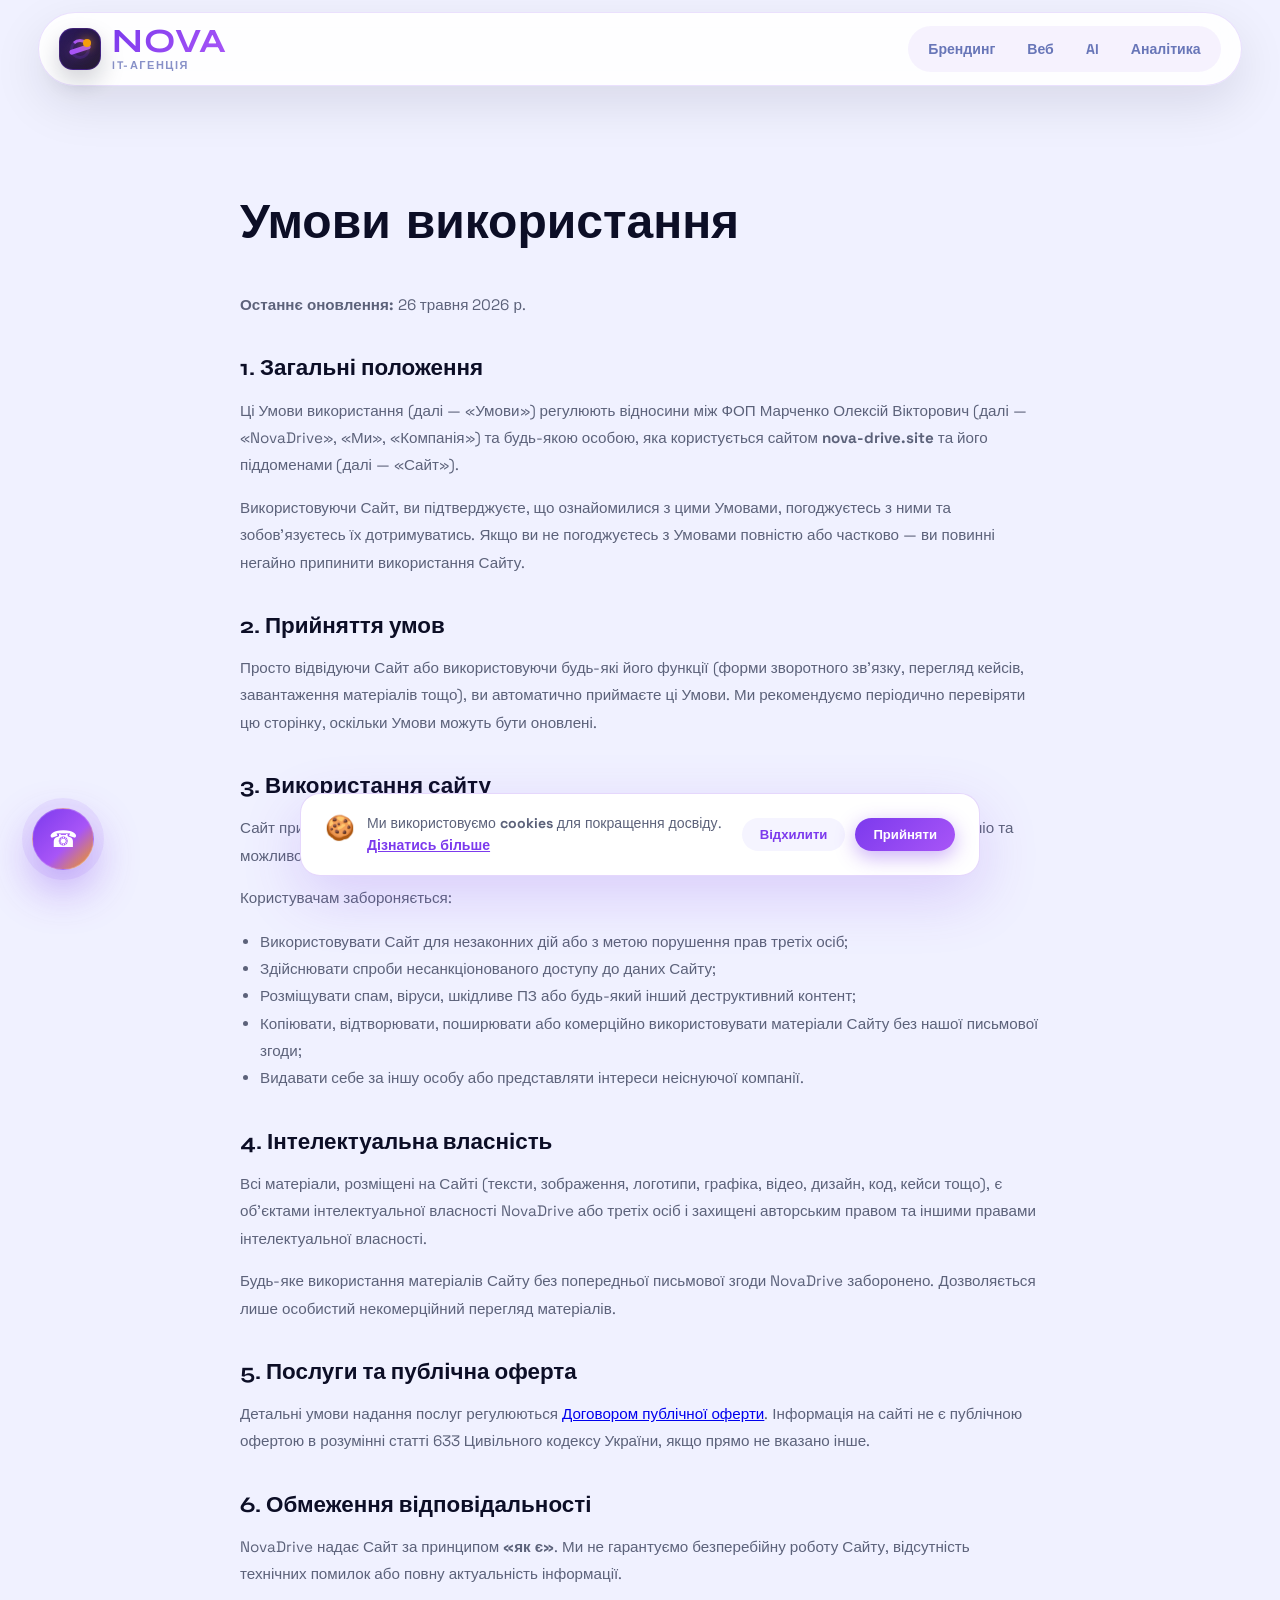
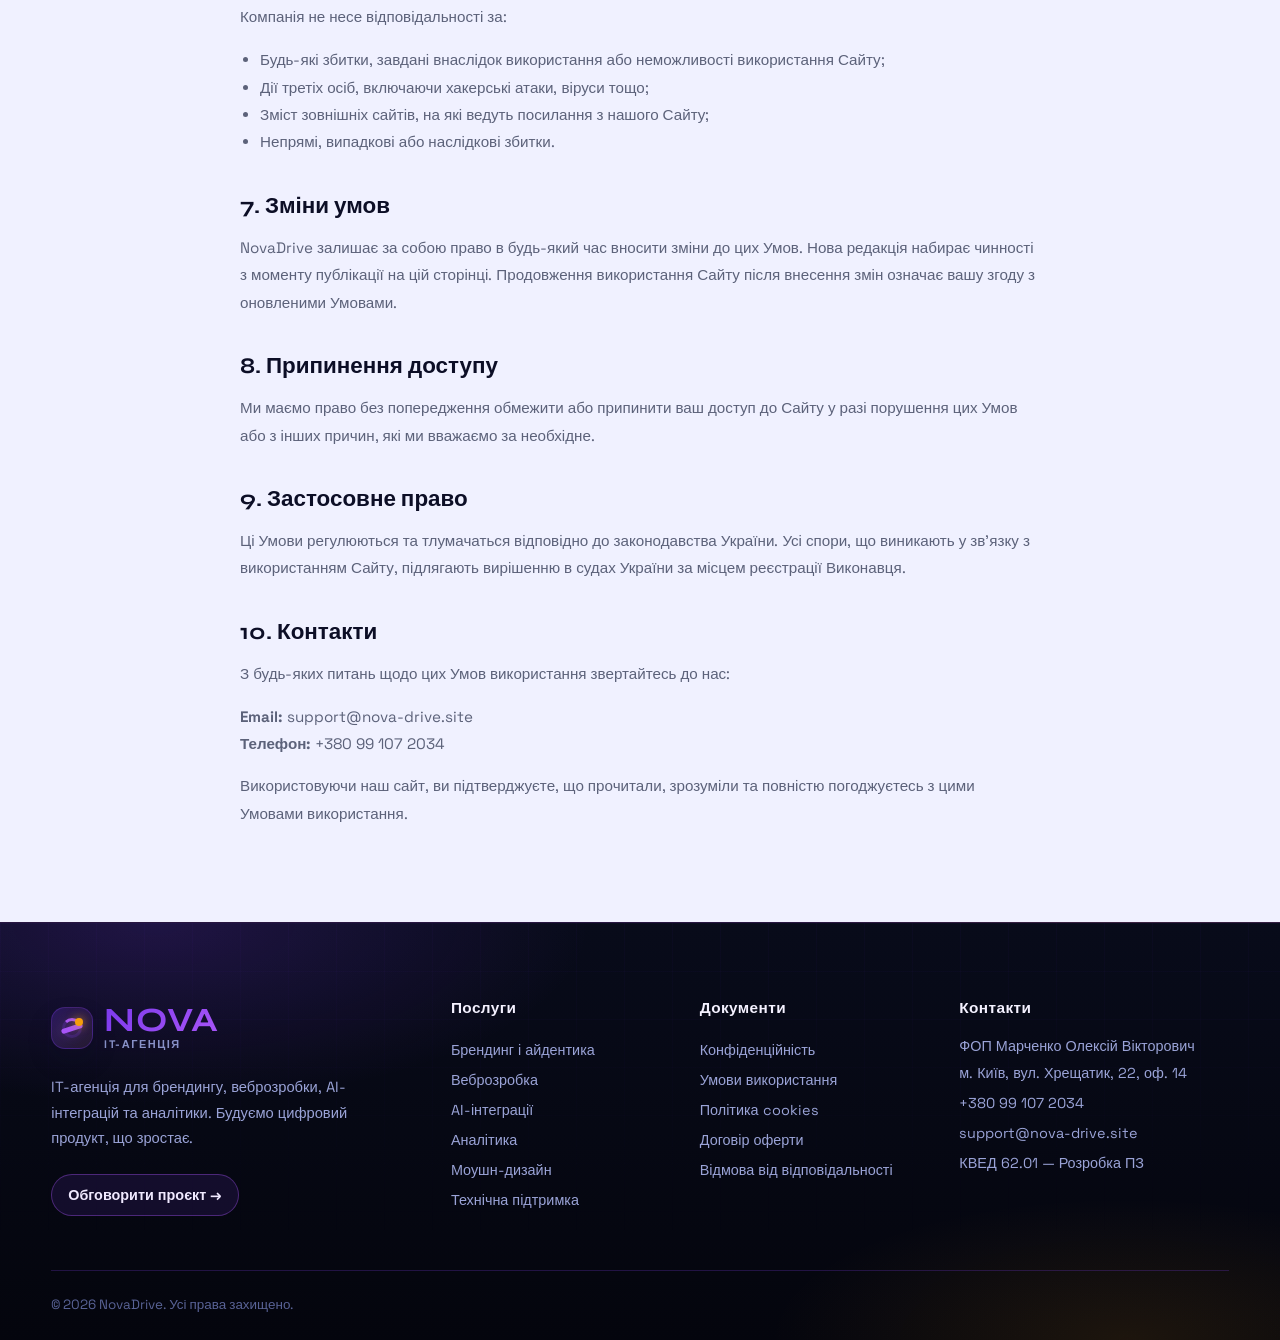
<file: terms-and-conditions/index.html>
<!doctype html>
<html lang="uk">
  <head>
    <meta charset="UTF-8" />
    <meta name="viewport" content="width=device-width, initial-scale=1.0" />
    <title>Умови використання — NovaDrive</title>
    <link rel="stylesheet" href="/assets/css/style.css" />
    <style>
      .legal-page {
        padding: 120px 0 80px;
      }
      .legal-page h1 {
        font-family: "Syne", sans-serif;
        font-size: clamp(2rem, 4vw, 3rem);
        font-weight: 800;
        color: #0c0e26;
        margin: 0 0 40px;
      }
      .legal-page h2 {
        font-family: "Syne", sans-serif;
        font-size: 1.4rem;
        color: #0c0e26;
        margin: 36px 0 14px;
      }
      .legal-page p,
      .legal-page li {
        color: #5c627a;
        line-height: 1.8;
        font-size: 0.95rem;
      }
      .legal-page ul {
        padding-left: 20px;
      }
      .legal-inner {
        max-width: 800px;
      }
    </style>
    <link rel="icon" type="image/png" href="/assets/img/favicon.png" />
    <link rel="apple-touch-icon" href="/assets/img/favicon.png" />
  </head>
  <body>
    <div class="loader"><div class="loader-ring"></div></div>
    <header class="site-header" id="top">
      <div class="container nav-wrap">
        <a class="logo logo-premium" href="/" aria-label="NovaDrive">
          <span class="logo-mark"><i></i></span>
          <span class="logo-text"><b>NOVA</b><em>IT-агенція</em></span>
        </a>
        <nav class="desktop-nav">
          <a href="/branding">Брендинг</a><a href="/webdev">Веб</a>
          <a href="/ai">AI</a><a href="/analytics">Аналітика</a>
        </nav>
        <button class="menu-btn" aria-label="Меню" aria-expanded="false">
          <span></span><span></span><span></span>
        </button>
      </div>
    </header>
    <main>
      <section class="legal-page">
        <div class="container legal-inner">
          <h1>Умови використання</h1>

          <p><strong>Останнє оновлення:</strong> 26 травня 2026 р.</p>

          <h2>1. Загальні положення</h2>
          <p>
            Ці Умови використання (далі — «Умови») регулюють відносини між ФОП
            Марченко Олексій Вікторович (далі — «NovaDrive», «Ми», «Компанія»)
            та будь-якою особою, яка користується сайтом
            <strong>nova-drive.site</strong> та його піддоменами (далі —
            «Сайт»).
          </p>
          <p>
            Використовуючи Сайт, ви підтверджуєте, що ознайомилися з цими
            Умовами, погоджуєтесь з ними та зобов’язуєтесь їх дотримуватись.
            Якщо ви не погоджуєтесь з Умовами повністю або частково — ви повинні
            негайно припинити використання Сайту.
          </p>

          <h2>2. Прийняття умов</h2>
          <p>
            Просто відвідуючи Сайт або використовуючи будь-які його функції
            (форми зворотного зв’язку, перегляд кейсів, завантаження матеріалів
            тощо), ви автоматично приймаєте ці Умови. Ми рекомендуємо періодично
            перевіряти цю сторінку, оскільки Умови можуть бути оновлені.
          </p>

          <h2>3. Використання сайту</h2>
          <p>
            Сайт призначений виключно для отримання інформації про послуги
            NovaDrive, ознайомлення з портфоліо та можливості замовлення наших
            послуг.
          </p>
          <p>Користувачам забороняється:</p>
          <ul>
            <li>
              Використовувати Сайт для незаконних дій або з метою порушення прав
              третіх осіб;
            </li>
            <li>
              Здійснювати спроби несанкціонованого доступу до даних Сайту;
            </li>
            <li>
              Розміщувати спам, віруси, шкідливе ПЗ або будь-який інший
              деструктивний контент;
            </li>
            <li>
              Копіювати, відтворювати, поширювати або комерційно використовувати
              матеріали Сайту без нашої письмової згоди;
            </li>
            <li>
              Видавати себе за іншу особу або представляти інтереси неіснуючої
              компанії.
            </li>
          </ul>

          <h2>4. Інтелектуальна власність</h2>
          <p>
            Всі матеріали, розміщені на Сайті (тексти, зображення, логотипи,
            графіка, відео, дизайн, код, кейси тощо), є об’єктами
            інтелектуальної власності NovaDrive або третіх осіб і захищені
            авторським правом та іншими правами інтелектуальної власності.
          </p>
          <p>
            Будь-яке використання матеріалів Сайту без попередньої письмової
            згоди NovaDrive заборонено. Дозволяється лише особистий
            некомерційний перегляд матеріалів.
          </p>

          <h2>5. Послуги та публічна оферта</h2>
          <p>
            Детальні умови надання послуг регулюються
            <a href="/dogovir-oferty">Договором публічної оферти</a>. Інформація
            на сайті не є публічною офертою в розумінні статті 633 Цивільного
            кодексу України, якщо прямо не вказано інше.
          </p>

          <h2>6. Обмеження відповідальності</h2>
          <p>
            NovaDrive надає Сайт за принципом <strong>«як є»</strong>. Ми не
            гарантуємо безперебійну роботу Сайту, відсутність технічних помилок
            або повну актуальність інформації.
          </p>
          <p>Компанія не несе відповідальності за:</p>
          <ul>
            <li>
              Будь-які збитки, завдані внаслідок використання або неможливості
              використання Сайту;
            </li>
            <li>Дії третіх осіб, включаючи хакерські атаки, віруси тощо;</li>
            <li>
              Зміст зовнішніх сайтів, на які ведуть посилання з нашого Сайту;
            </li>
            <li>Непрямі, випадкові або наслідкові збитки.</li>
          </ul>

          <h2>7. Зміни умов</h2>
          <p>
            NovaDrive залишає за собою право в будь-який час вносити зміни до
            цих Умов. Нова редакція набирає чинності з моменту публікації на цій
            сторінці. Продовження використання Сайту після внесення змін означає
            вашу згоду з оновленими Умовами.
          </p>

          <h2>8. Припинення доступу</h2>
          <p>
            Ми маємо право без попередження обмежити або припинити ваш доступ до
            Сайту у разі порушення цих Умов або з інших причин, які ми вважаємо
            за необхідне.
          </p>

          <h2>9. Застосовне право</h2>
          <p>
            Ці Умови регулюються та тлумачаться відповідно до законодавства
            України. Усі спори, що виникають у зв’язку з використанням Сайту,
            підлягають вирішенню в судах України за місцем реєстрації Виконавця.
          </p>

          <h2>10. Контакти</h2>
          <p>
            З будь-яких питань щодо цих Умов використання звертайтесь до нас:
          </p>
          <p>
            <strong>Email:</strong> support@nova-drive.site<br />
            <strong>Телефон:</strong> +380 99 107 2034
          </p>

          <p class="text-small">
            Використовуючи наш сайт, ви підтверджуєте, що прочитали, зрозуміли
            та повністю погоджуєтесь з цими Умовами використання.
          </p>
        </div>
      </section>
    </main>
    <footer>
      <div class="container footer-grid">
        <div class="footer-brand">
          <a class="logo logo-premium" href="#top" aria-label="NovaDrive">
            <span class="logo-mark"><i></i></span>
            <span class="logo-text"><b>NOVA</b><em>IT-агенція</em></span>
          </a>
          <p>
            IT-агенція для брендингу, веброзробки, AI-інтеграцій та аналітики.
            Будуємо цифровий продукт, що зростає.
          </p>
          <a class="footer-cta" href="#consult">Обговорити проєкт →</a>
        </div>
        <div>
          <h3>Послуги</h3>
          <a href="/branding">Брендинг і айдентика</a>
          <a href="/webdev">Веброзробка</a>
          <a href="/ai">AI-інтеграції</a>
          <a href="/analytics">Аналітика</a>
          <a href="/motion">Моушн-дизайн</a>
          <a href="/support">Технічна підтримка</a>
        </div>
        <div>
          <h3>Документи</h3>
          <a href="/privacy-policy">Конфіденційність</a>
          <a href="/terms-and-conditions">Умови використання</a>
          <a href="/cookie-policy">Політика cookies</a>
          <a href="/offer-agreement">Договір оферти</a>
          <a href="/disclaimer">Відмова від відповідальності</a>
        </div>
        <div>
          <h3>Контакти</h3>
          <p>ФОП Марченко Олексій Вікторович</p>
          <p>м. Київ, вул. Хрещатик, 22, оф. 14</p>
          <a href="tel:+380991072034">+380 99 107 2034</a>
          <a href="mailto:support@nova-drive.site">support@nova-drive.site</a>
          <p>КВЕД 62.01 — Розробка ПЗ</p>
        </div>
      </div>
      <div class="container footer-bottom">
        <p>© 2026 NovaDrive. Усі права захищено.</p>
      </div>
    </footer>

    <a class="float-call" href="tel:+380991072034" aria-label="Зателефонувати"
      >☎</a
    >
    <a class="to-top" href="#top" aria-label="Вгору"><span>↑</span></a>

    <!-- Cookie Banner -->
    <div class="cookie-banner" id="cookieBanner">
      <div class="cookie-inner">
        <div class="cookie-text">
          <span class="cookie-icon">🍪</span>
          <p>
            Ми використовуємо <strong>cookies</strong> для покращення досвіду.
            <a href="/cookie-policy">Дізнатись більше</a>
          </p>
        </div>
        <div class="cookie-actions">
          <button class="btn small cookie-decline" id="cookieDecline">
            Відхилити
          </button>
          <button class="btn small cookie-accept" id="cookieAccept">
            Прийняти
          </button>
        </div>
      </div>
    </div>

    <script src="/assets/js/main.js"></script>
  </body>
</html>
</file>
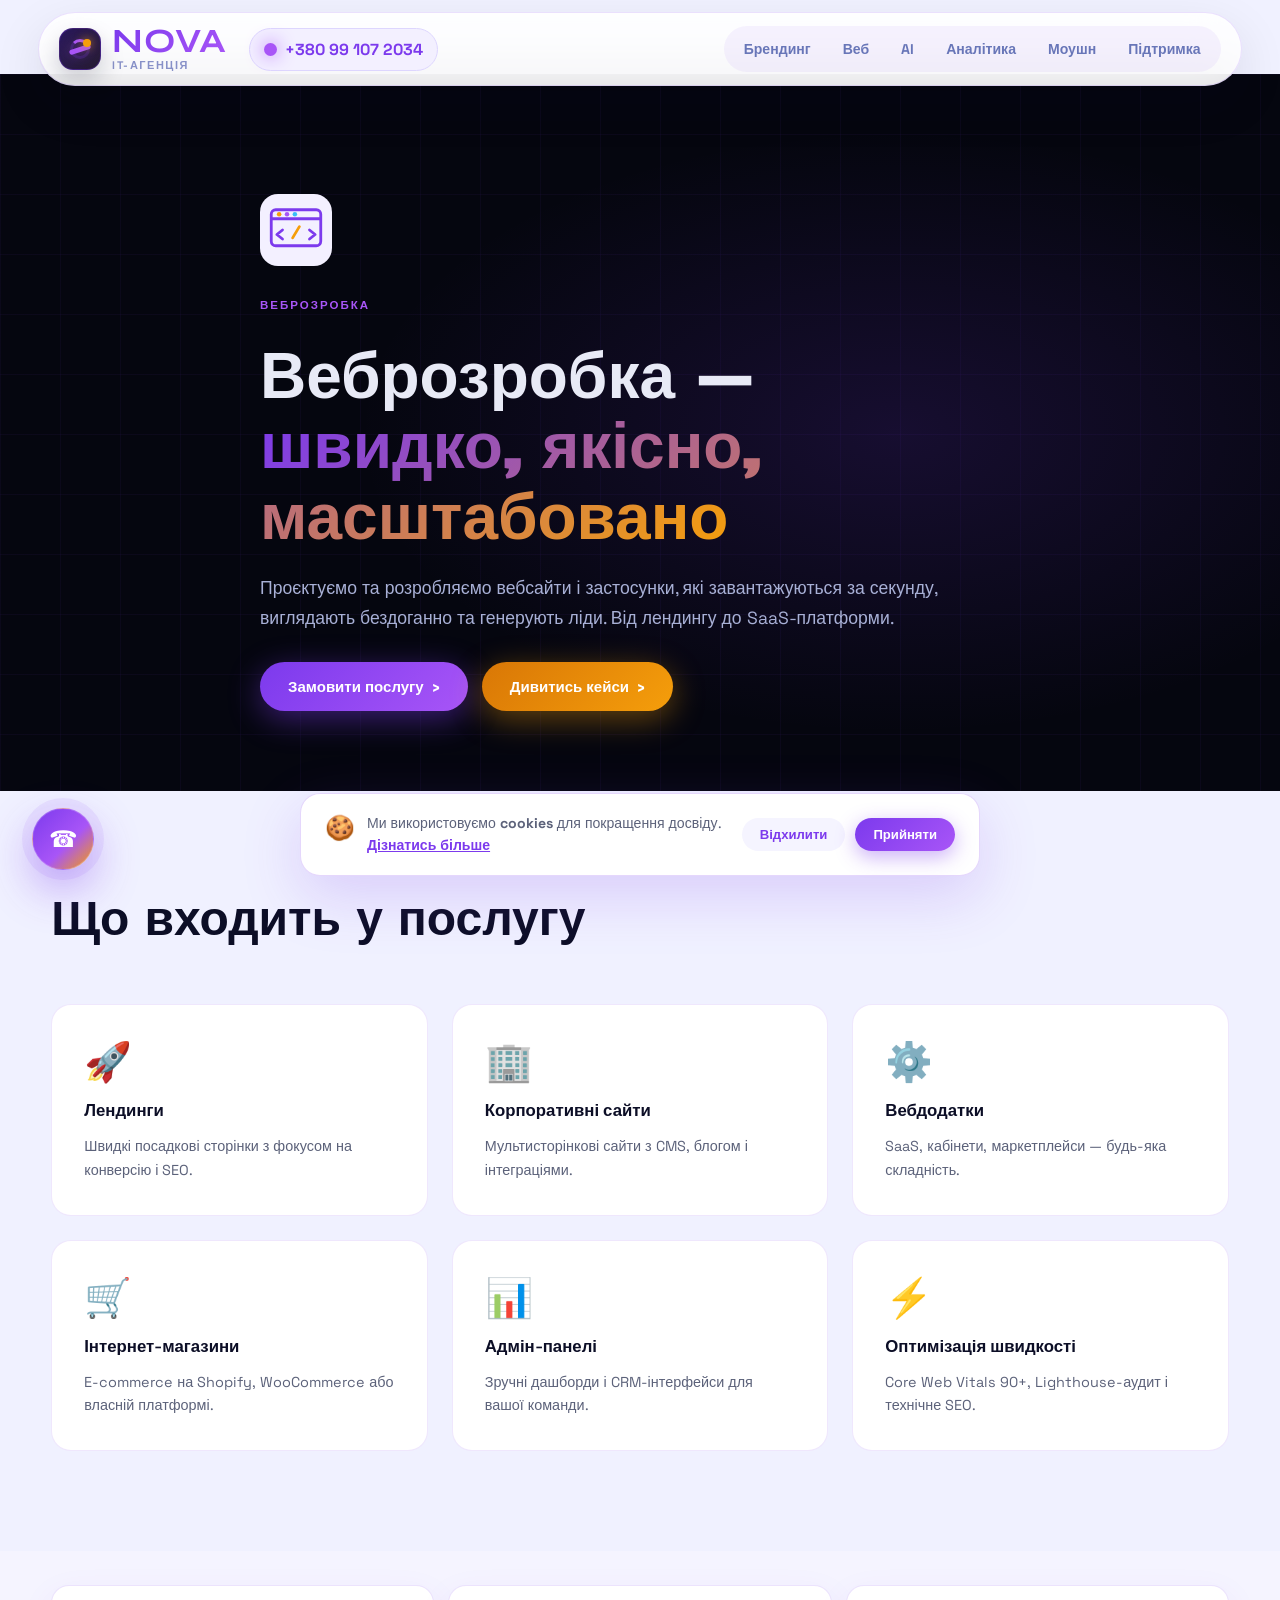
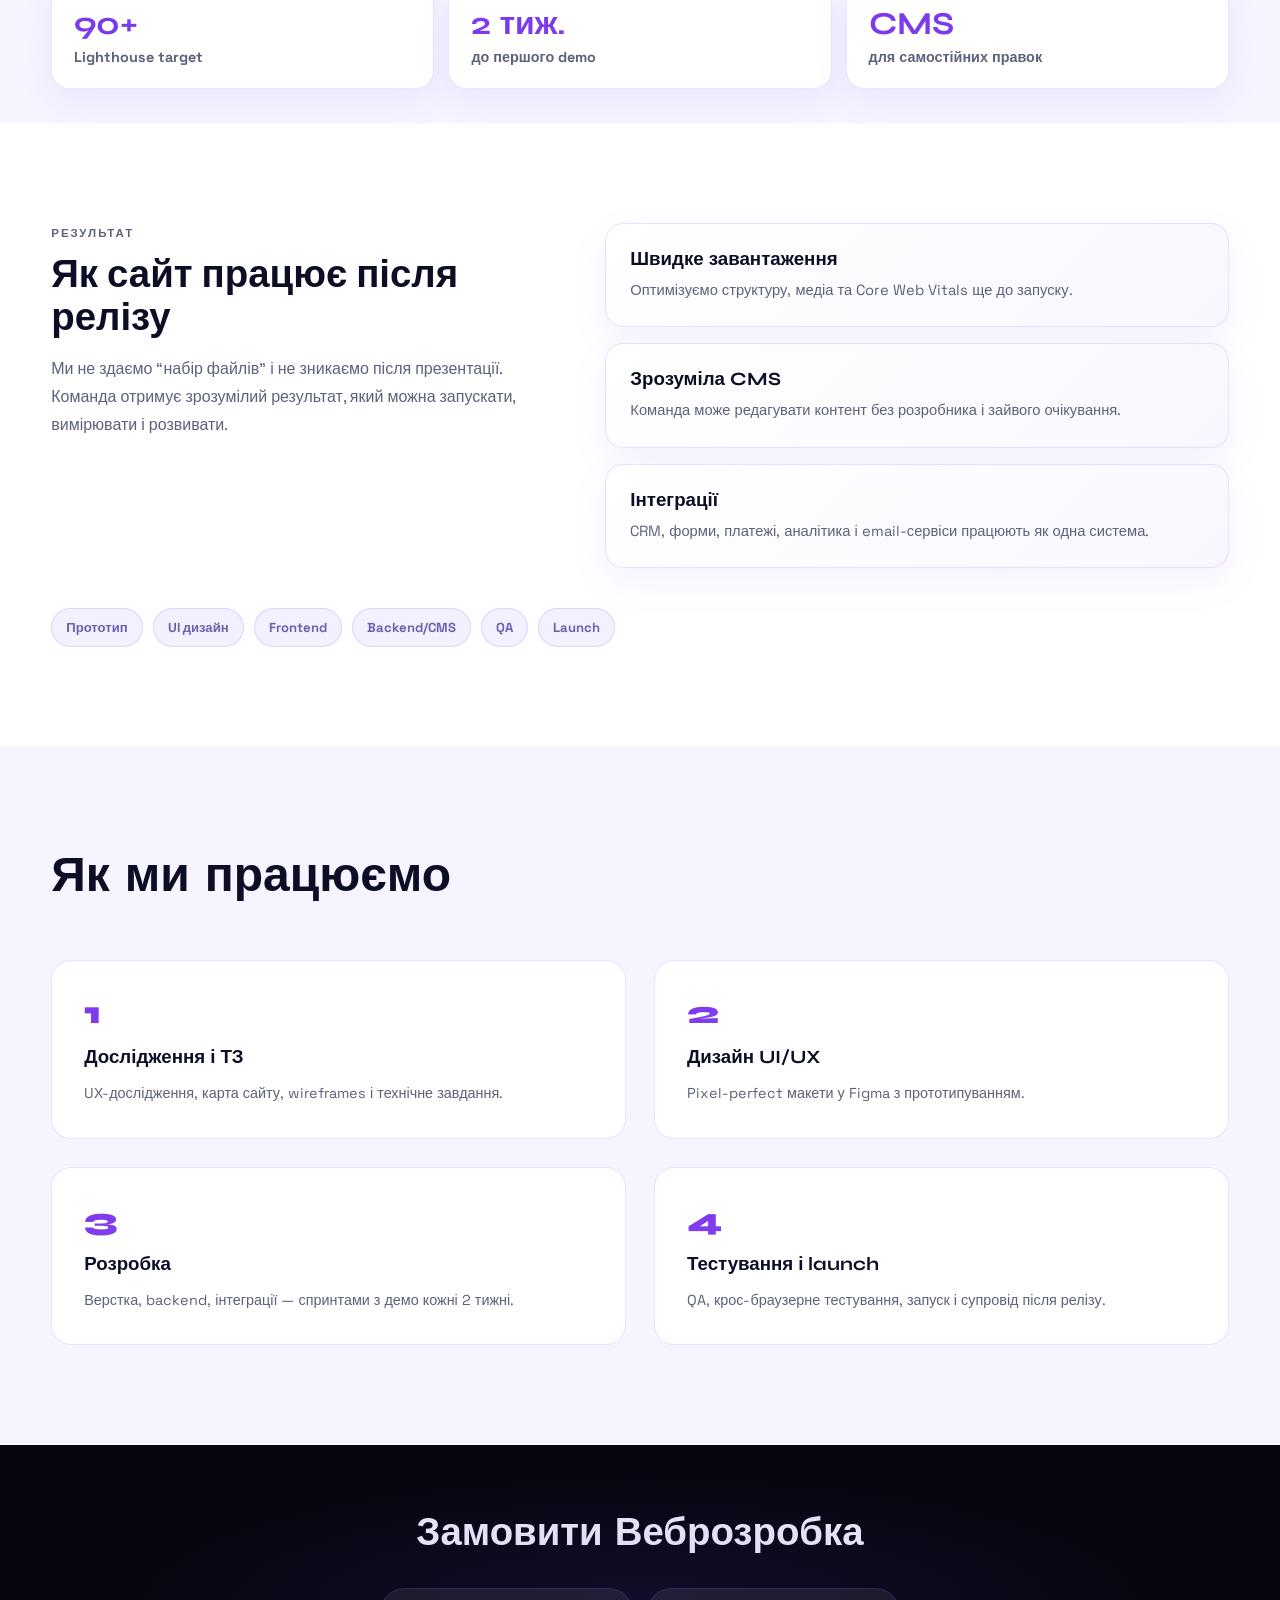
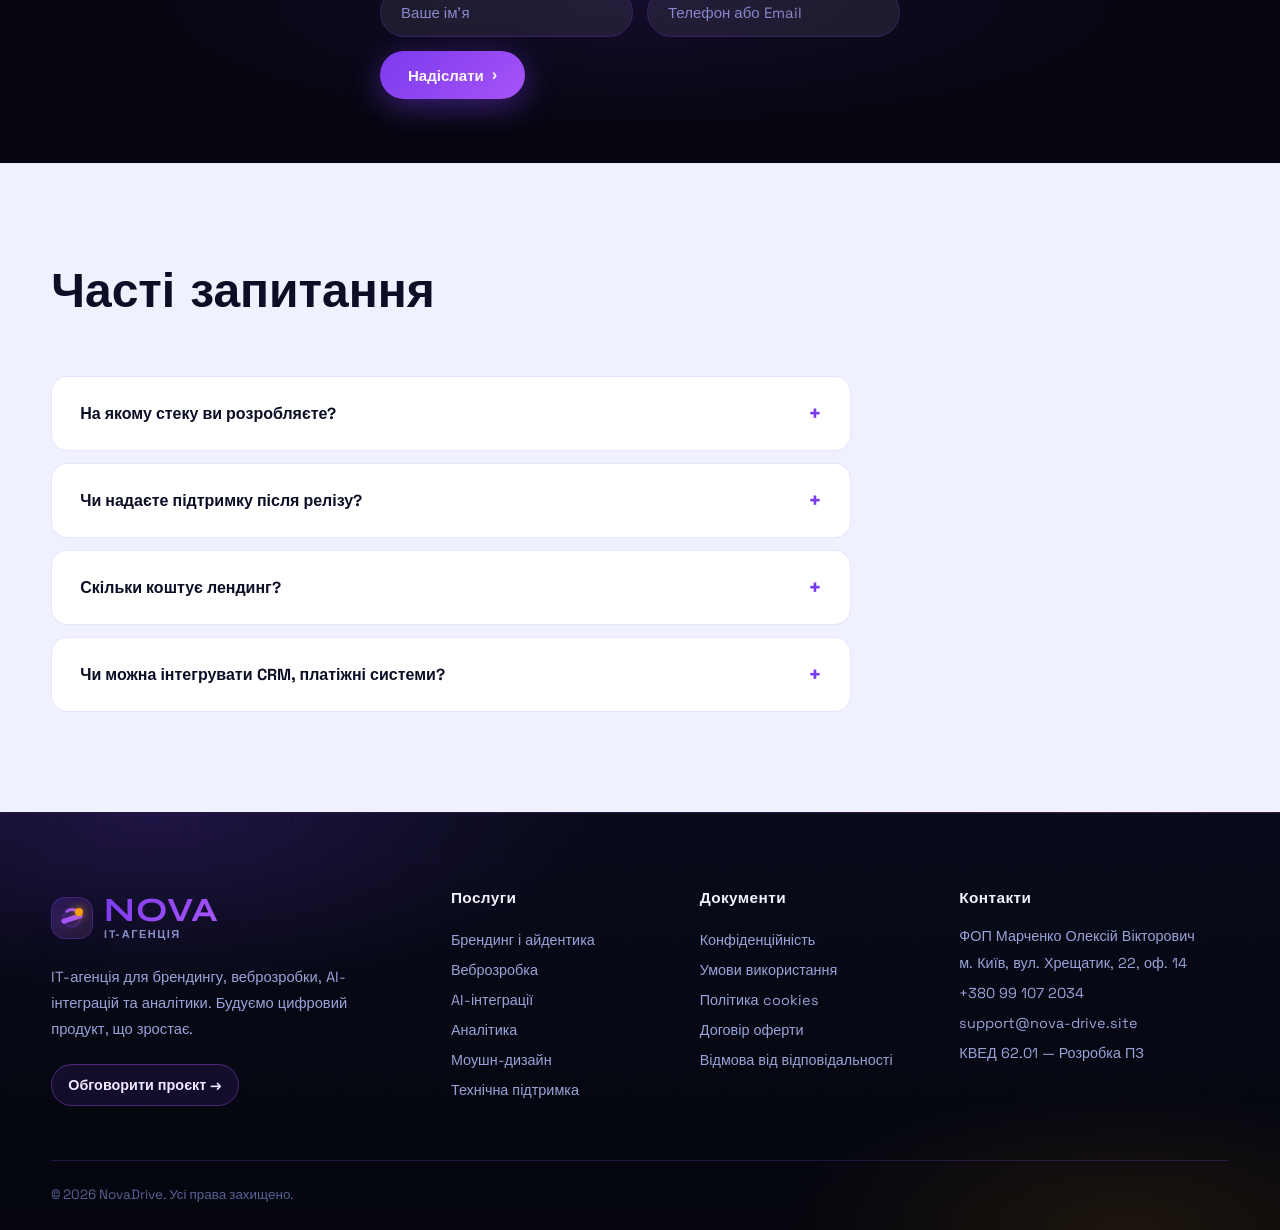
<file: webdev/index.html>
<!doctype html>
<html lang="uk">
  <head>
    <meta charset="UTF-8" />
    <meta name="viewport" content="width=device-width, initial-scale=1.0" />
    <title>Веброзробка — NovaDrive</title>
    <meta
      name="description"
      content="Веброзробка — швидко, якісно, масштабовано"
    />
    <link rel="stylesheet" href="/assets/css/style.css" />
    <style>
      .service-hero {
        padding: 120px 0 80px;
        background: var(--bg);
        position: relative;
        overflow: hidden;
      }
      .service-hero::before {
        content: "";
        position: absolute;
        inset: 0;
        background: radial-gradient(
          ellipse 60% 60% at 70% 50%,
          rgba(124, 58, 237, 0.15),
          transparent 70%
        );
        pointer-events: none;
      }
      .service-hero::after {
        content: "";
        position: absolute;
        inset: 0;
        background-image:
          linear-gradient(rgba(124, 58, 237, 0.05) 1px, transparent 1px),
          linear-gradient(90deg, rgba(124, 58, 237, 0.05) 1px, transparent 1px);
        background-size: 60px 60px;
        animation: gridMove 20s linear infinite;
        pointer-events: none;
      }
      .service-hero-inner {
        position: relative;
        z-index: 2;
        display: flex;
        flex-direction: column;
        gap: 20px;
        max-width: 760px;
      }
      .service-hero img {
        width: 72px;
        height: 72px;
      }
      .service-hero h1 {
        font-family: "Syne", sans-serif;
        font-size: clamp(2.4rem, 5vw, 4rem);
        font-weight: 800;
        color: #e8eaf6;
        margin: 0;
        line-height: 1.1;
      }
      .service-hero h1 span {
        background: linear-gradient(135deg, #7c3aed, #f59e0b);
        -webkit-background-clip: text;
        color: transparent;
      }
      .service-hero .lead {
        color: #a8b0d6;
        font-size: 1.1rem;
        line-height: 1.7;
        margin: 0;
      }
      .service-cta {
        display: flex;
        gap: 14px;
        flex-wrap: wrap;
        margin-top: 8px;
      }
      .features-section {
        padding: 100px 0;
      }
      .features-grid {
        display: grid;
        grid-template-columns: repeat(3, 1fr);
        gap: 24px;
        margin-top: 0;
      }
      .feature-item {
        background: #fff;
        border: 1px solid rgba(124, 58, 237, 0.12);
        border-radius: 20px;
        padding: 32px;
        display: flex;
        flex-direction: column;
        gap: 14px;
        transition: 0.3s;
      }
      .feature-item:hover {
        transform: translateY(-4px);
        box-shadow: 0 20px 50px rgba(124, 58, 237, 0.15);
      }
      .feature-item span {
        font-size: 2.4rem;
      }
      .feature-item h3 {
        font-family: "Syne", sans-serif;
        font-size: 1.05rem;
        margin: 0;
        color: #0c0e26;
      }
      .feature-item p {
        color: #5c627a;
        font-size: 0.9rem;
        line-height: 1.65;
        margin: 0;
      }
      .process-section {
        padding: 100px 0;
        background: #f5f4ff;
      }
      .process-grid {
        display: grid;
        grid-template-columns: repeat(2, 1fr);
        gap: 28px;
        margin-top: 56px;
      }
      .step {
        background: #fff;
        border: 1px solid rgba(124, 58, 237, 0.14);
        border-radius: 20px;
        padding: 32px;
        display: flex;
        flex-direction: column;
        gap: 14px;
      }
      .step-num {
        font-family: "Syne", sans-serif;
        font-size: 2rem;
        font-weight: 800;
        background: linear-gradient(135deg, #7c3aed, #a855f7);
        -webkit-background-clip: text;
        color: transparent;
      }
      .step h3 {
        font-family: "Syne", sans-serif;
        margin: 0;
        color: #0c0e26;
      }
      .step p {
        color: #5c627a;
        font-size: 0.9rem;
        line-height: 1.65;
        margin: 0;
      }
      .faq-section {
        padding: 100px 0;
      }
      .faq-list {
        display: flex;
        flex-direction: column;
        gap: 12px;
        margin-top: 56px;
        max-width: 800px;
      }
      .faq-item {
        background: #fff;
        border: 1px solid rgba(124, 58, 237, 0.14);
        border-radius: 16px;
        overflow: hidden;
      }
      .faq-item summary {
        padding: 22px 28px;
        cursor: pointer;
        font-weight: 700;
        color: #0c0e26;
        list-style: none;
        display: flex;
        justify-content: space-between;
        align-items: center;
      }
      .faq-item summary::after {
        content: "+";
        color: var(--violet);
        font-size: 1.4rem;
        transition: 0.2s;
      }
      .faq-item[open] summary::after {
        transform: rotate(45deg);
      }
      .faq-item p {
        padding: 0 28px 22px;
        color: #5c627a;
        font-size: 0.9rem;
        line-height: 1.7;
        margin: 0;
      }

      .service-proof {
        padding: 34px 0;
        background: #f5f4ff;
      }
      .proof-strip {
        display: grid;
        grid-template-columns: repeat(3, 1fr);
        gap: 14px;
      }
      .proof-strip div {
        background: #fff;
        border: 1px solid rgba(124, 58, 237, 0.14);
        border-radius: 18px;
        padding: 22px;
        box-shadow: 0 12px 34px rgba(124, 58, 237, 0.08);
      }
      .proof-strip b {
        display: block;
        font-family: "Syne", sans-serif;
        font-size: 2rem;
        color: var(--violet);
        line-height: 1;
      }
      .proof-strip span {
        display: block;
        margin-top: 8px;
        color: #5c627a;
        font-weight: 700;
        font-size: 0.9rem;
      }
      .outcomes-section {
        padding: 100px 0;
        background: #fff;
        overflow: hidden;
      }
      .outcomes-grid {
        display: grid;
        grid-template-columns: 0.9fr 1.1fr;
        gap: 44px;
        align-items: start;
      }
      .outcomes-copy h2 {
        font-family: "Syne", sans-serif;
        font-size: clamp(1.8rem, 3vw, 2.7rem);
        line-height: 1.12;
        margin: 10px 0 16px;
        color: #0c0e26;
      }
      .outcomes-copy p {
        color: #5c627a;
        line-height: 1.75;
        margin: 0;
      }
      .outcome-cards {
        display: grid;
        gap: 16px;
      }
      .outcome-card {
        border: 1px solid rgba(124, 58, 237, 0.14);
        border-radius: 18px;
        padding: 24px;
        background: linear-gradient(135deg, #fff, #f8f7ff);
        box-shadow: 0 14px 38px rgba(124, 58, 237, 0.08);
        transition: 0.25s;
      }
      .outcome-card:hover {
        transform: translateY(-4px);
        border-color: rgba(124, 58, 237, 0.34);
      }
      .outcome-card h3 {
        font-family: "Syne", sans-serif;
        margin: 0 0 8px;
        color: #0c0e26;
      }
      .outcome-card p {
        margin: 0;
        color: #5c627a;
        line-height: 1.65;
        font-size: 0.92rem;
      }
      .sprint-line {
        margin-top: 40px;
        display: flex;
        gap: 10px;
        flex-wrap: wrap;
      }
      .sprint-line span {
        padding: 10px 14px;
        border-radius: 999px;
        background: #f3f0ff;
        border: 1px solid rgba(124, 58, 237, 0.16);
        color: #6b5fb0;
        font-weight: 800;
        font-size: 0.82rem;
      }
      @media (max-width: 768px) {
        .features-grid,
        .process-grid,
        .proof-strip,
        .outcomes-grid {
          grid-template-columns: 1fr;
        }
        .sprint-line span {
          flex: 1 1 auto;
          text-align: center;
        }
      }
    </style>
    <link rel="icon" type="image/png" href="/assets/img/favicon.png" />
    <link rel="apple-touch-icon" href="/assets/img/favicon.png" />
  </head>
  <body>
    <div class="loader"><div class="loader-ring"></div></div>

    <header class="site-header" id="top">
      <div class="container nav-wrap">
        <a class="logo logo-premium" href="/" aria-label="NovaDrive">
          <span class="logo-mark"><i></i></span>
          <span class="logo-text"><b>NOVA</b><em>IT-агенція</em></span>
        </a>
        <div class="quick-contact">
          <span class="dot"></span>
          <a href="tel:+380991072034">+380 99 107 2034</a>
        </div>
        <nav class="desktop-nav">
          <a href="/branding">Брендинг</a>
          <a href="/webdev">Веб</a>
          <a href="/ai">AI</a>
          <a href="/analytics">Аналітика</a>
          <a href="/motion">Моушн</a>
          <a href="/support">Підтримка</a>
        </nav>
        <button class="menu-btn" aria-label="Меню" aria-expanded="false">
          <span></span><span></span><span></span>
        </button>
      </div>
    </header>

    <aside class="mega-menu" aria-hidden="true">
      <div class="mega-panel">
        <div class="mega-head">
          <a class="logo logo-premium" href="/" aria-label="NovaDrive">
            <span class="logo-mark"><i></i></span>
            <span class="logo-text"><b>NOVA</b><em>IT-агенція</em></span>
          </a>
          <button class="close-menu" aria-label="Закрити">×</button>
        </div>
        <div class="mega-grid">
          <div class="mega-card featured">
            <p class="eyebrow">Послуга</p>
            <h3>Веброзробка</h3>
            <p>Веброзробка — швидко, якісно, масштабовано</p>
            <a class="btn small" href="#consult">Обговорити проєкт <i>›</i></a>
          </div>
          <div class="mega-card">
            <h3>Послуги</h3>
            <a href="/branding">Брендинг і айдентика</a>
            <a href="/webdev">Веброзробка</a>
            <a href="/ai">AI-інтеграції</a>
            <a href="/analytics">Аналітика</a>
            <a href="/motion">Моушн-дизайн</a>
            <a href="/support">Технічна підтримка</a>
          </div>
          <div class="mega-card">
            <h3>Навігація</h3>
            <a href="/">Головна</a><a href="/#cases">Кейси</a>
            <a href="/#reviews">Відгуки</a><a href="/#team">Команда</a>
          </div>
          <div class="mega-card contact-card">
            <h3>Контакти</h3>
            <a href="tel:+380991072034">+380 99 107 2034</a>
            <a href="mailto:support@nova-drive.site">support@nova-drive.site</a>
          </div>
        </div>
      </div>
    </aside>

    <main>
      <section class="service-hero">
        <div class="container service-hero-inner reveal">
          <img src="/assets/img/webdev.svg" alt="Веброзробка" />
          <p class="eyebrow">Веброзробка</p>
          <h1>Веброзробка — <span>швидко, якісно, масштабовано</span></h1>
          <p class="lead">
            Проєктуємо та розробляємо вебсайти і застосунки, які завантажуються
            за секунду, виглядають бездоганно та генерують ліди. Від лендингу до
            SaaS-платформи.
          </p>
          <div class="service-cta">
            <a href="#consult" class="btn">Замовити послугу <i>›</i></a>
            <a href="/#cases" class="btn amber">Дивитись кейси <i>›</i></a>
          </div>
        </div>
      </section>

      <section class="features-section">
        <div class="container">
          <h2 class="title reveal">Що входить у послугу</h2>
          <div class="features-grid">
            <div class="feature-item reveal">
              <span>🚀</span>
              <h3>Лендинги</h3>
              <p>Швидкі посадкові сторінки з фокусом на конверсію і SEO.</p>
            </div>
            <div class="feature-item reveal">
              <span>🏢</span>
              <h3>Корпоративні сайти</h3>
              <p>Мультисторінкові сайти з CMS, блогом і інтеграціями.</p>
            </div>
            <div class="feature-item reveal">
              <span>⚙️</span>
              <h3>Вебдодатки</h3>
              <p>SaaS, кабінети, маркетплейси — будь-яка складність.</p>
            </div>
            <div class="feature-item reveal">
              <span>🛒</span>
              <h3>Інтернет-магазини</h3>
              <p>E-commerce на Shopify, WooCommerce або власній платформі.</p>
            </div>
            <div class="feature-item reveal">
              <span>📊</span>
              <h3>Адмін-панелі</h3>
              <p>Зручні дашборди і CRM-інтерфейси для вашої команди.</p>
            </div>
            <div class="feature-item reveal">
              <span>⚡</span>
              <h3>Оптимізація швидкості</h3>
              <p>Core Web Vitals 90+, Lighthouse-аудит і технічне SEO.</p>
            </div>
          </div>
        </div>
      </section>

      <section class="service-proof">
        <div class="container">
          <div class="proof-strip reveal">
            <div><b>90+</b><span>Lighthouse target</span></div>
            <div><b>2 тиж.</b><span>до першого demo</span></div>
            <div><b>CMS</b><span>для самостійних правок</span></div>
          </div>
        </div>
      </section>

      <section class="outcomes-section">
        <div class="container outcomes-grid">
          <div class="outcomes-copy reveal">
            <p class="eyebrow">Результат</p>
            <h2>Як сайт працює після релізу</h2>
            <p>
              Ми не здаємо “набір файлів” і не зникаємо після презентації.
              Команда отримує зрозумілий результат, який можна запускати,
              вимірювати і розвивати.
            </p>
          </div>
          <div class="outcome-cards">
            <article class="outcome-card reveal">
              <h3>Швидке завантаження</h3>
              <p>
                Оптимізуємо структуру, медіа та Core Web Vitals ще до запуску.
              </p>
            </article>
            <article class="outcome-card reveal">
              <h3>Зрозуміла CMS</h3>
              <p>
                Команда може редагувати контент без розробника і зайвого
                очікування.
              </p>
            </article>
            <article class="outcome-card reveal">
              <h3>Інтеграції</h3>
              <p>
                CRM, форми, платежі, аналітика і email-сервіси працюють як одна
                система.
              </p>
            </article>
          </div>
        </div>
        <div class="container sprint-line reveal">
          <span>Прототип</span>
          <span>UI дизайн</span>
          <span>Frontend</span>
          <span>Backend/CMS</span>
          <span>QA</span>
          <span>Launch</span>
        </div>
      </section>

      <section class="process-section">
        <div class="container">
          <h2 class="title reveal">Як ми працюємо</h2>
          <div class="process-grid">
            <div class="step reveal">
              <span class="step-num">1</span>
              <h3>Дослідження і ТЗ</h3>
              <p>
                UX-дослідження, карта сайту, wireframes і технічне завдання.
              </p>
            </div>
            <div class="step reveal">
              <span class="step-num">2</span>
              <h3>Дизайн UI/UX</h3>
              <p>Pixel-perfect макети у Figma з прототипуванням.</p>
            </div>
            <div class="step reveal">
              <span class="step-num">3</span>
              <h3>Розробка</h3>
              <p>
                Верстка, backend, інтеграції — спринтами з демо кожні 2 тижні.
              </p>
            </div>
            <div class="step reveal">
              <span class="step-num">4</span>
              <h3>Тестування і launch</h3>
              <p>
                QA, крос-браузерне тестування, запуск і супровід після релізу.
              </p>
            </div>
          </div>
        </div>
      </section>

      <section class="consult cyber-band small-band" id="consult">
        <div class="container">
          <h2>Замовити Веброзробка</h2>
          <form>
            <input placeholder="Ваше ім'я" />
            <input placeholder="Телефон або Email" />
            <button class="btn" type="submit">Надіслати <i>›</i></button>
          </form>
        </div>
      </section>

      <section class="faq-section">
        <div class="container">
          <h2 class="title reveal">Часті запитання</h2>
          <div class="faq-list">
            <details class="faq-item reveal">
              <summary>На якому стеку ви розробляєте?</summary>
              <p>
                React/Next.js, Vue, Node.js, Python — вибираємо стек під задачу.
                Підтримуємо існуючі проєкти будь-якій технології.
              </p>
            </details>
            <details class="faq-item reveal">
              <summary>Чи надаєте підтримку після релізу?</summary>
              <p>
                Так, пропонуємо пакети підтримки від базового до розширеного з
                SLA.
              </p>
            </details>
            <details class="faq-item reveal">
              <summary>Скільки коштує лендинг?</summary>
              <p>
                Вартість залежить від складності. Обговорюємо на безкоштовній
                консультації.
              </p>
            </details>
            <details class="faq-item reveal">
              <summary>Чи можна інтегрувати CRM, платіжні системи?</summary>
              <p>Так, інтегруємо будь-які сторонні сервіси через API.</p>
            </details>
          </div>
        </div>
      </section>
    </main>

    <footer>
      <div class="container footer-grid">
        <div class="footer-brand">
          <a class="logo logo-premium" href="#top" aria-label="NovaDrive">
            <span class="logo-mark"><i></i></span>
            <span class="logo-text"><b>NOVA</b><em>IT-агенція</em></span>
          </a>
          <p>
            IT-агенція для брендингу, веброзробки, AI-інтеграцій та аналітики.
            Будуємо цифровий продукт, що зростає.
          </p>
          <a class="footer-cta" href="#consult">Обговорити проєкт →</a>
        </div>
        <div>
          <h3>Послуги</h3>
          <a href="/branding">Брендинг і айдентика</a>
          <a href="/webdev">Веброзробка</a>
          <a href="/ai">AI-інтеграції</a>
          <a href="/analytics">Аналітика</a>
          <a href="/motion">Моушн-дизайн</a>
          <a href="/support">Технічна підтримка</a>
        </div>
        <div>
          <h3>Документи</h3>
          <a href="/privacy-policy">Конфіденційність</a>
          <a href="/terms-and-conditions">Умови використання</a>
          <a href="/cookie-policy">Політика cookies</a>
          <a href="/offer-agreement">Договір оферти</a>
          <a href="/disclaimer">Відмова від відповідальності</a>
        </div>
        <div>
          <h3>Контакти</h3>
          <p>ФОП Марченко Олексій Вікторович</p>
          <p>м. Київ, вул. Хрещатик, 22, оф. 14</p>
          <a href="tel:+380991072034">+380 99 107 2034</a>
          <a href="mailto:support@nova-drive.site">support@nova-drive.site</a>
          <p>КВЕД 62.01 — Розробка ПЗ</p>
        </div>
      </div>
      <div class="container footer-bottom">
        <p>© 2026 NovaDrive. Усі права захищено.</p>
      </div>
    </footer>

    <a class="float-call" href="tel:+380991072034" aria-label="Зателефонувати"
      >☎</a
    >
    <a class="to-top" href="#top" aria-label="Вгору"><span>↑</span></a>

    <!-- Cookie Banner -->
    <div class="cookie-banner" id="cookieBanner">
      <div class="cookie-inner">
        <div class="cookie-text">
          <span class="cookie-icon">🍪</span>
          <p>
            Ми використовуємо <strong>cookies</strong> для покращення досвіду.
            <a href="/cookie-policy">Дізнатись більше</a>
          </p>
        </div>
        <div class="cookie-actions">
          <button class="btn small cookie-decline" id="cookieDecline">
            Відхилити
          </button>
          <button class="btn small cookie-accept" id="cookieAccept">
            Прийняти
          </button>
        </div>
      </div>
    </div>

    <script src="/assets/js/main.js"></script>
  </body>
</html>
</file>
<file: assets/css/style.css>
@import url('https://fonts.googleapis.com/css2?family=Space+Grotesk:wght@300;400;500;600;700&family=Syne:wght@400;600;700;800&display=swap');

:root {
  --bg:        #05060f;
  --bg2:       #080b1a;
  --card:      #0d1030;
  --card2:     #10143a;
  --violet:    #7c3aed;
  --violet2:   #a855f7;
  --amber:     #f59e0b;
  --amber2:    #fbbf24;
  --electric:  #38bdf8;
  --text:      #e8eaf6;
  --muted:     #8891c8;
  --border:    rgba(124,58,237,0.22);
  --glow:      rgba(124,58,237,0.35);
  --glow2:     rgba(245,158,11,0.35);
  --dark:      #020309;
}

* { box-sizing: border-box; }
html { scroll-behavior: smooth; }

body {
  margin: 0;
  font-family: 'Space Grotesk', Arial, sans-serif;
  background: #f0f1ff;
  color: #0c0e26;
  overflow-x: hidden;
}

/* ── Loader ──────────────────────────────────────────────── */
.loader {
  position: fixed;
  inset: 0;
  background: var(--dark);
  z-index: 99;
  display: grid;
  place-items: center;
  transition: 0.6s ease;
}
.loader.hide { opacity: 0; pointer-events: none; }
.loader-ring {
  position: relative;
  width: 64px; height: 64px;
}
.loader-ring::before,
.loader-ring::after {
  content: '';
  position: absolute;
  border-radius: 50%;
  border: 3px solid transparent;
}
.loader-ring::before {
  inset: 0;
  border-top-color: var(--violet2);
  animation: spin 1s linear infinite;
}
.loader-ring::after {
  inset: 10px;
  border-top-color: var(--amber);
  animation: spin 0.7s linear infinite reverse;
}
@keyframes spin { to { transform: rotate(360deg); } }

/* ── Container ───────────────────────────────────────────── */
.container { width: min(1180px, 92%); margin: auto; }

/* ── Header ──────────────────────────────────────────────── */
.site-header {
  position: sticky;
  top: 12px;
  z-index: 30;
  width: min(1320px, 94%);
  margin: 0 auto;
  background: rgba(255,255,255,0.88);
  backdrop-filter: blur(24px);
  border: 1px solid rgba(124,58,237,0.15);
  border-radius: 999px;
  box-shadow: 0 18px 50px rgba(12,14,38,0.1);
  transition: 0.3s ease;
}
.site-header.scrolled {
  background: rgba(255,255,255,0.96);
  box-shadow: 0 18px 52px rgba(12,14,38,0.18);
}
.nav-wrap {
  width: 100%; height: 72px;
  display: flex; align-items: center; gap: 22px; padding: 0 20px;
}

/* ── Logo ────────────────────────────────────────────────── */
.logo {
  text-decoration: none; color: #0c0e26;
  display: flex; align-items: flex-end; gap: 7px;
}
.logo b {
  font-family: 'Syne', sans-serif;
  font-size: 31px; letter-spacing: 1px;
  background: linear-gradient(135deg, #7c3aed, #a855f7);
  -webkit-background-clip: text; color: transparent;
}
.logo-premium {
  align-items: center; gap: 11px;
}
.logo-premium .logo-mark {
  position: relative; width: 42px; height: 42px; flex: 0 0 42px;
  display: grid; place-items: center;
  border-radius: 14px;
  background: linear-gradient(135deg, rgba(124,58,237,0.22), rgba(245,158,11,0.08)), #0d0e26;
  border: 1px solid rgba(124,58,237,0.35);
  box-shadow: inset 0 0 18px rgba(124,58,237,0.12), 0 12px 24px rgba(12,14,38,0.18);
}
.logo-premium .logo-mark::before {
  content: '';
  position: absolute;
  width: 22px; height: 5px;
  border-radius: 999px;
  background: var(--violet2);
  box-shadow: 0 0 16px rgba(168,85,247,0.9);
  transform: rotate(-18deg);
}
.logo-premium .logo-mark::after {
  content: '';
  position: absolute;
  width: 8px; height: 8px;
  border-radius: 50%;
  right: 9px; top: 10px;
  background: var(--amber);
  box-shadow: 0 0 10px rgba(245,158,11,0.8);
}
.logo-premium .logo-mark i {
  width: 20px; height: 20px;
  border: 3px solid rgba(124,58,237,0.2);
  border-top-color: var(--violet2);
  border-radius: 50%;
}
.logo-premium .logo-text { display: grid; gap: 1px; }
.logo-premium .logo-text b {
  font-family: 'Syne', sans-serif;
  font-size: 34px; line-height: 0.9;
  background: linear-gradient(135deg, #7c3aed, #a855f7);
  -webkit-background-clip: text; color: transparent;
}
.logo-premium .logo-text em {
  color: #8891c8; font-size: 11px; font-style: normal;
  font-weight: 700; letter-spacing: 1.5px; text-transform: uppercase;
}
.mega-head .logo-premium .logo-text em { color: #c4b5fd; }

/* ── Quick Contact ───────────────────────────────────────── */
.quick-contact {
  display: flex; align-items: center; gap: 8px;
  font-weight: 700; padding: 10px 14px; border-radius: 999px;
  background: #f3f0ff; border: 1px solid #ddd6fe; white-space: nowrap;
}
.quick-contact a { color: #7c3aed; text-decoration: none; }
.dot {
  width: 13px; height: 13px; border-radius: 50%;
  background: var(--violet2);
  box-shadow: 0 0 18px var(--violet2);
  animation: pulse-dot 2s ease-in-out infinite;
}
@keyframes pulse-dot {
  0%,100% { box-shadow: 0 0 12px var(--violet2); }
  50%      { box-shadow: 0 0 28px var(--violet2), 0 0 50px rgba(168,85,247,0.4); }
}

/* ── Desktop Nav ─────────────────────────────────────────── */
.desktop-nav {
  display: flex; margin-left: auto; gap: 4px;
  align-items: center; padding: 6px; border-radius: 999px;
  background: rgba(124,58,237,0.06);
}
.desktop-nav a {
  color: #6876b8; text-decoration: none; font-weight: 700;
  font-size: 0.88rem; padding: 8px 14px; border-radius: 999px;
  transition: 0.2s;
}
.desktop-nav a:hover { background: rgba(124,58,237,0.1); color: #7c3aed; }

/* ── Menu Button ─────────────────────────────────────────── */
.menu-btn {
  display: none; flex-direction: column; gap: 5px; cursor: pointer;
  background: none; border: none; padding: 10px; margin-left: auto;
}
.menu-btn span {
  display: block; width: 24px; height: 2.5px;
  background: #0c0e26; border-radius: 99px;
  transition: 0.35s cubic-bezier(.77,0,.18,1);
  transform-origin: center;
}
.menu-btn.open span:nth-child(1) { transform: rotate(45deg) translate(5px,5px); }
.menu-btn.open span:nth-child(2) { opacity: 0; transform: scaleX(0); }
.menu-btn.open span:nth-child(3) { transform: rotate(-45deg) translate(5px,-5px); }

/* ── Mega Menu ───────────────────────────────────────────── */
.mega-menu {
  position: fixed; inset: 0; z-index: 60;
  background: rgba(5,6,15,0.6); backdrop-filter: blur(8px);
  opacity: 0; pointer-events: none; transition: 0.35s ease;
}
.mega-menu.open { opacity: 1; pointer-events: all; }
.mega-panel {
  position: absolute; top: 0; right: 0; bottom: 0;
  width: min(520px, 100%);
  background: #080b1a;
  border-left: 1px solid var(--border);
  padding: 36px;
  display: flex; flex-direction: column; gap: 32px;
  transform: translateX(100%); transition: 0.4s cubic-bezier(.77,0,.18,1);
  overflow-y: auto;
}
.mega-menu.open .mega-panel { transform: translateX(0); }
.mega-head {
  display: flex; align-items: center; justify-content: space-between;
}
.close-menu {
  background: none; border: 1px solid var(--border); color: var(--muted);
  width: 40px; height: 40px; border-radius: 50%;
  font-size: 22px; cursor: pointer; display: grid; place-items: center;
  transition: 0.2s;
}
.close-menu:hover { background: var(--violet); color: #fff; border-color: var(--violet); }
.mega-grid {
  display: grid; grid-template-columns: 1fr 1fr; gap: 20px;
}
.mega-card {
  background: var(--card); border: 1px solid var(--border);
  border-radius: 20px; padding: 24px; display: flex; flex-direction: column; gap: 12px;
}
.mega-card.featured {
  grid-column: 1 / -1;
  background: linear-gradient(135deg, rgba(124,58,237,0.2), rgba(245,158,11,0.08));
  border-color: rgba(124,58,237,0.4);
}
.mega-card h3 { color: #e8eaf6; font-family: 'Syne', sans-serif; font-size: 1rem; margin: 0; }
.mega-card p { color: var(--muted); font-size: 0.88rem; margin: 0; line-height: 1.6; }
.mega-card a {
  color: var(--muted); text-decoration: none; font-size: 0.88rem;
  padding: 6px 0; border-bottom: 1px solid rgba(124,58,237,0.12);
  transition: 0.2s;
}
.mega-card a:hover { color: var(--violet2); padding-left: 6px; }
.mega-card .contact-card p, .mega-card .contact-card a {
  font-size: 0.82rem; color: var(--muted); border: none; padding: 0;
}
.eyebrow {
  font-size: 0.72rem; font-weight: 700; letter-spacing: 2px;
  text-transform: uppercase; color: var(--violet2);
}

/* ── Buttons ─────────────────────────────────────────────── */
.btn {
  display: inline-flex; align-items: center; gap: 8px;
  background: linear-gradient(135deg, #7c3aed, #a855f7);
  color: #fff; text-decoration: none; padding: 14px 28px;
  border-radius: 999px; font-weight: 700; font-size: 0.94rem;
  border: none; cursor: pointer;
  box-shadow: 0 8px 32px rgba(124,58,237,0.45);
  transition: 0.25s; white-space: nowrap;
}
.btn:hover,
.magnetic-pop {
  transform: translateY(-2px);
  box-shadow: 0 14px 40px rgba(124,58,237,0.6);
}
.btn i { font-style: normal; font-size: 1.1em; }
.btn.small { padding: 9px 18px; font-size: 0.82rem; }
.btn.center { display: flex; width: max-content; margin: 40px auto 0; }
.btn.amber {
  background: linear-gradient(135deg, #d97706, #f59e0b);
  box-shadow: 0 8px 32px rgba(245,158,11,0.4);
}
.btn.amber:hover { box-shadow: 0 14px 40px rgba(245,158,11,0.6); }

/* ── Reveal Animations ───────────────────────────────────── */
.reveal {
  opacity: 0; transform: translateY(32px);
  transition: opacity 0.7s ease, transform 0.7s ease;
}
.reveal.visible { opacity: 1; transform: translateY(0); }

/* ── Section ─────────────────────────────────────────────── */
.section { padding: 100px 0; }
.section.soft { background: #f5f4ff; }
.title {
  font-family: 'Syne', sans-serif; font-size: clamp(2rem, 4vw, 3rem);
  font-weight: 800; margin: 0 0 56px; color: #0c0e26;
}
.title.light { color: #e8eaf6; }

/* ── Hero ────────────────────────────────────────────────── */
.hero {
  padding: 130px 0 110px;
  background: var(--bg);
  position: relative; overflow: hidden;
}
.hero::before {
  content: '';
  position: absolute; inset: 0;
  background:
    radial-gradient(ellipse 70% 50% at 80% 50%, rgba(124,58,237,0.18) 0%, transparent 65%),
    radial-gradient(ellipse 50% 40% at 20% 80%, rgba(245,158,11,0.08) 0%, transparent 60%);
  pointer-events: none;
}

/* animated grid bg */
.hero::after {
  content: '';
  position: absolute; inset: 0;
  background-image:
    linear-gradient(rgba(124,58,237,0.06) 1px, transparent 1px),
    linear-gradient(90deg, rgba(124,58,237,0.06) 1px, transparent 1px);
  background-size: 60px 60px;
  animation: gridMove 20s linear infinite;
  pointer-events: none;
}
@keyframes gridMove {
  0%   { background-position: 0 0; }
  100% { background-position: 60px 60px; }
}

.hero-grid {
  display: grid; grid-template-columns: 1fr 1fr;
  gap: 60px; align-items: center;
  position: relative; z-index: 2;
}
.hero-text { display: flex; flex-direction: column; gap: 22px; }
.hero-text h1 {
  font-family: 'Syne', sans-serif;
  font-size: clamp(2.6rem, 5vw, 4.2rem);
  font-weight: 800; line-height: 1.08;
  color: #e8eaf6; margin: 0;
}
.hero-text h1 span {
  background: linear-gradient(135deg, #7c3aed, #f59e0b);
  -webkit-background-clip: text; color: transparent;
}
.hero-text .lead {
  font-size: 1.12rem; line-height: 1.7; color: #a8b0d6; margin: 0;
}
.hero-text p { color: #7a84b0; line-height: 1.7; margin: 0; }
.hero-proof {
  display: flex; gap: 20px; flex-wrap: wrap; margin-top: 8px;
}
.hero-proof span {
  font-size: 0.85rem; font-weight: 700; color: #a8b0d6;
  padding: 8px 16px; border-radius: 999px;
  background: rgba(124,58,237,0.12); border: 1px solid rgba(124,58,237,0.22);
}
.hero-proof span b { color: var(--violet2); font-size: 1.1em; }

/* Hero Art */
.hero-art {
  position: relative; height: 440px;
  display: grid; place-items: center;
}
.orbit-ring {
  position: absolute; border-radius: 50%;
  border: 1px solid rgba(124,58,237,0.2);
  animation: orbit-spin 18s linear infinite;
}
.orbit-ring:nth-child(1) { width: 300px; height: 300px; animation-duration: 18s; }
.orbit-ring:nth-child(2) { width: 200px; height: 200px; animation-duration: 12s; animation-direction: reverse; border-color: rgba(245,158,11,0.18); }
.orbit-ring:nth-child(3) { width: 380px; height: 380px; animation-duration: 25s; border-color: rgba(56,189,248,0.12); }

.orbit-ring::after {
  content: '';
  position: absolute; top: -5px; left: 50%;
  width: 10px; height: 10px; border-radius: 50%;
  background: var(--violet2);
  box-shadow: 0 0 16px var(--violet2);
  transform: translateX(-50%);
}
.orbit-ring:nth-child(2)::after { background: var(--amber); box-shadow: 0 0 16px var(--amber); }
.orbit-ring:nth-child(3)::after { background: var(--electric); box-shadow: 0 0 16px var(--electric); }

@keyframes orbit-spin { to { transform: rotate(360deg); } }

.screen-card {
  position: absolute;
  background: var(--card); border: 1px solid var(--border);
  border-radius: 14px; padding: 14px 18px;
  display: flex; flex-direction: column; gap: 2px;
  box-shadow: 0 20px 50px rgba(5,6,15,0.7);
  animation: float 4s ease-in-out infinite;
}
.screen-card b { color: var(--violet2); font-family: 'Syne', sans-serif; font-size: 1.1rem; }
.screen-card span { color: var(--muted); font-size: 0.78rem; }
.screen-card { top: 15%; left: 5%; }
.screen-card.card-2 { top: 20%; right: 5%; animation-delay: 1.3s; }
.screen-card.card-3 { bottom: 18%; left: 10%; animation-delay: 2.5s; }
@keyframes float {
  0%,100% { transform: translateY(0); }
  50%      { transform: translateY(-12px); }
}

.core-card {
  width: 180px; padding: 24px;
  background: linear-gradient(135deg, rgba(124,58,237,0.25), rgba(245,158,11,0.1));
  border: 1px solid rgba(124,58,237,0.45); border-radius: 24px;
  display: flex; flex-direction: column; gap: 12px; align-items: center; text-align: center;
  box-shadow: 0 30px 80px rgba(124,58,237,0.25);
  position: relative; z-index: 2;
}
.core-card-head span { font-size: 0.72rem; text-transform: uppercase; letter-spacing: 2px; color: var(--muted); }
.core-card-head b { display: block; font-family: 'Syne', sans-serif; font-size: 1rem; color: var(--text); }
.avatar-shape {
  width: 52px; height: 52px; border-radius: 50%;
  background: linear-gradient(135deg, var(--violet), var(--amber));
  box-shadow: 0 8px 24px rgba(124,58,237,0.5);
}
.pulse-bars {
  display: flex; align-items: flex-end; gap: 4px; height: 36px;
}
.pulse-bars span {
  width: 6px; border-radius: 3px 3px 0 0;
  background: linear-gradient(to top, var(--violet), var(--violet2));
  animation: bar-grow 1.2s ease-in-out infinite;
}
.pulse-bars span:nth-child(1) { height: 60%; animation-delay: 0s; }
.pulse-bars span:nth-child(2) { height: 100%; animation-delay: 0.2s; }
.pulse-bars span:nth-child(3) { height: 75%; animation-delay: 0.4s; }
.pulse-bars span:nth-child(4) { height: 45%; animation-delay: 0.6s; }
.pulse-bars span:nth-child(5) { height: 85%; animation-delay: 0.8s; }
@keyframes bar-grow {
  0%,100% { opacity: 0.6; }
  50%      { opacity: 1; box-shadow: 0 0 10px var(--violet2); }
}

/* ── Services ────────────────────────────────────────────── */
.service-grid {
  display: grid; grid-template-columns: repeat(3, 1fr); gap: 24px;
}
.service-card {
  background: #fff;
  border: 1px solid rgba(124,58,237,0.12);
  border-radius: 20px; padding: 32px;
  display: flex; flex-direction: column; gap: 14px;
  transition: 0.3s; position: relative; overflow: hidden;
}
.service-card::before {
  content: '';
  position: absolute; top: 0; left: 0; right: 0; height: 3px;
  background: linear-gradient(90deg, var(--violet), var(--violet2));
  transform: scaleX(0); transform-origin: left;
  transition: 0.35s ease;
}
.service-card:hover { transform: translateY(-5px); box-shadow: 0 20px 60px rgba(124,58,237,0.18); border-color: rgba(124,58,237,0.3); }
.service-card:hover::before { transform: scaleX(1); }
.service-card img { width: 52px; height: 52px; filter: hue-rotate(220deg) saturate(1.6); }
.service-card h3 { font-family: 'Syne', sans-serif; font-size: 1.1rem; margin: 0; color: #0c0e26; }
.service-card p { margin: 0; color: #5c627a; font-size: 0.92rem; line-height: 1.6; flex: 1; }
.service-card a {
  color: var(--violet); font-weight: 700; text-decoration: none;
  font-size: 0.88rem; display: inline-flex; align-items: center; gap: 6px;
  transition: gap 0.2s;
}
.service-card a::after { content: '→'; }
.service-card a:hover { gap: 10px; }

/* ── Cases ───────────────────────────────────────────────── */
.case-grid {
  display: grid; grid-template-columns: repeat(3, 1fr); gap: 24px;
}
.case {
  border-radius: 20px; overflow: hidden;
  border: 1px solid rgba(124,58,237,0.12);
  transition: 0.3s;
  background: #fff;
}
.case:hover { transform: translateY(-6px); box-shadow: 0 24px 60px rgba(124,58,237,0.18); }
.case-img { height: 200px; overflow: hidden; background: var(--card2); }
.case-img img { width: 100%; height: 100%; object-fit: cover; transition: 0.5s; }
.case:hover .case-img img { transform: scale(1.07); }
.case h3 {
  padding: 20px; font-family: 'Syne', sans-serif;
  font-size: 1rem; margin: 0; color: #0c0e26; line-height: 1.4;
}

/* ── About ───────────────────────────────────────────────── */
.about-grid {
  display: grid; grid-template-columns: 1fr 1.6fr; gap: 72px; align-items: center;
}
.about-grid h2 {
  font-family: 'Syne', sans-serif; font-size: 2.2rem;
  font-weight: 800; margin: 0 0 20px; color: #0c0e26;
}
.about-grid p { color: #5c627a; line-height: 1.8; margin: 0 0 18px; }
.about-grid ul {
  list-style: none; padding: 0; margin: 0;
  display: flex; flex-direction: column; gap: 10px;
}
.about-grid ul li {
  color: #5c627a; padding-left: 22px; position: relative;
}
.about-grid ul li::before {
  content: '▸'; position: absolute; left: 0; color: var(--violet2);
}
.illustration {
  border-radius: 24px; overflow: hidden;
  box-shadow: 0 30px 80px rgba(124,58,237,0.25);
  border: 1px solid var(--border);
}
.illustration img { width: 100%; height: 100%; min-height: 320px; display: block; object-fit: cover; }

/* ── Cyber Band ──────────────────────────────────────────── */
.cyber-band {
  background: var(--bg);
  padding: 80px 0;
  position: relative; overflow: hidden;
}
.cyber-band::before {
  content: '';
  position: absolute; inset: 0;
  background: radial-gradient(ellipse 60% 60% at 50% 50%, rgba(124,58,237,0.12), transparent 70%);
}
.small-band { padding: 64px 0; }
.culture-grid {
  display: grid; grid-template-columns: repeat(3, 1fr); gap: 32px;
  position: relative; z-index: 1;
}
.culture-grid > div {
  display: flex; flex-direction: column; gap: 14px;
  padding: 30px; border-radius: 20px;
  border: 1px solid var(--border);
  background: rgba(255,255,255,0.03);
  transition: 0.3s;
}
.culture-grid > div:hover { background: rgba(124,58,237,0.1); border-color: rgba(124,58,237,0.35); }
.culture-grid span { font-size: 2rem; }
.culture-grid h3 { font-family: 'Syne', sans-serif; color: #e8eaf6; margin: 0; }
.culture-grid p { color: var(--muted); margin: 0; line-height: 1.7; }

/* ── Stats Band ──────────────────────────────────────────── */
.stats-band {
  background: linear-gradient(135deg, #7c3aed, #a855f7);
  padding: 72px 0;
}
.stats-grid {
  display: grid; grid-template-columns: repeat(4,1fr); gap: 32px; text-align: center;
}
.stat h3 {
  font-family: 'Syne', sans-serif; font-size: clamp(2.4rem, 4vw, 3.5rem);
  font-weight: 800; color: #fff; margin: 0 0 6px;
}
.stat p { color: rgba(255,255,255,0.75); font-size: 0.92rem; margin: 0; }
.stat h3 span { color: var(--amber2); }


/* ── Strategy Lab ───────────────────────────────────────── */
.strategy-lab {
  position: relative;
  overflow: hidden;
  background: #f0f1ff;
}
.strategy-lab::before {
  content: '';
  position: absolute;
  inset: 8% 0 auto;
  height: 72%;
  background: radial-gradient(ellipse 55% 60% at 78% 30%, rgba(124,58,237,0.14), transparent 64%);
  pointer-events: none;
}
.strategy-grid {
  position: relative;
  z-index: 1;
  display: grid;
  grid-template-columns: 1.1fr 0.9fr;
  gap: 56px;
  align-items: center;
}
.strategy-copy h2 {
  font-family: 'Syne', sans-serif;
  font-size: clamp(2rem, 3.8vw, 3.35rem);
  line-height: 1.08;
  margin: 12px 0 18px;
  color: #0c0e26;
}
.strategy-copy p {
  color: #5c627a;
  line-height: 1.75;
  margin: 0;
  max-width: 650px;
}
.strategy-actions { display: flex; align-items: center; gap: 18px; flex-wrap: wrap; margin-top: 28px; }
.ghost-link { color: var(--violet); font-weight: 800; text-decoration: none; border-bottom: 1px solid rgba(124,58,237,0.28); padding-bottom: 7px; }
.ghost-link:hover { color: var(--amber); border-color: var(--amber); }
.strategy-board {
  display: grid;
  gap: 14px;
  padding: 18px;
  border-radius: 24px;
  background: linear-gradient(180deg, rgba(255,255,255,0.88), rgba(255,255,255,0.62));
  border: 1px solid rgba(124,58,237,0.16);
  box-shadow: 0 28px 80px rgba(124,58,237,0.18);
}
.board-row {
  display: grid;
  grid-template-columns: 50px 1fr;
  gap: 5px 16px;
  padding: 18px;
  border-radius: 16px;
  background: rgba(255,255,255,0.84);
  border: 1px solid rgba(124,58,237,0.12);
  transition: 0.25s ease;
}
.board-row span { grid-row: 1 / 3; display: grid; place-items: center; width: 42px; height: 42px; border-radius: 50%; background: #f3f0ff; color: var(--violet); font-weight: 900; }
.board-row b { font-family: 'Syne', sans-serif; color: #0c0e26; }
.board-row em { color: #687098; font-style: normal; font-size: 0.9rem; }
.board-row.active,
.board-row:hover { transform: translateX(-6px); border-color: rgba(124,58,237,0.32); box-shadow: 0 16px 36px rgba(124,58,237,0.13); }


/* ── Growth / Chart ──────────────────────────────────────── */
.growth { padding: 100px 0; background: var(--bg2); }
.big-title {
  font-family: 'Syne', sans-serif;
  font-size: clamp(1.8rem, 3.5vw, 2.8rem);
  font-weight: 800; color: #e8eaf6; margin: 0 0 60px;
  max-width: 780px; line-height: 1.2;
}
.growth-chart {
  display: flex; align-items: flex-end; gap: 16px; height: 160px;
}
.bar {
  flex: 1; border-radius: 10px 10px 0 0;
  background: linear-gradient(to top, #7c3aed, #a855f7);
  animation: barRise 1.2s cubic-bezier(.34,1.56,.64,1) both;
  box-shadow: 0 -8px 30px rgba(124,58,237,0.4);
}
.bar.b1 { height: 45%; animation-delay: 0.1s; }
.bar.b2 { height: 62%; animation-delay: 0.2s; }
.bar.b3 { height: 55%; animation-delay: 0.3s; }
.bar.b4 { height: 78%; animation-delay: 0.4s; }
.bar.b5 { height: 100%; animation-delay: 0.5s; background: linear-gradient(to top, #d97706, #f59e0b); box-shadow: 0 -8px 30px rgba(245,158,11,0.45); }
@keyframes barRise {
  from { transform: scaleY(0); transform-origin: bottom; }
  to   { transform: scaleY(1); }
}

/* ── Consult Form ────────────────────────────────────────── */
.consult h2 {
  font-family: 'Syne', sans-serif; font-size: clamp(1.6rem, 3vw, 2.4rem);
  font-weight: 800; color: #e8eaf6; margin: 0 0 32px; text-align: center;
}
.consult form {
  display: flex; gap: 14px; max-width: 520px; margin: 0 auto; flex-wrap: wrap;
}
.consult input {
  flex: 1; min-width: 180px;
  padding: 14px 20px; border-radius: 999px;
  background: rgba(255,255,255,0.08); border: 1px solid var(--border);
  color: #e8eaf6; font-size: 0.94rem; outline: none;
  transition: 0.2s; font-family: inherit;
}
.consult input::placeholder { color: var(--muted); }
.consult input:focus { border-color: var(--violet2); background: rgba(124,58,237,0.12); }

/* ── Reviews ─────────────────────────────────────────────── */
.reviews-wrapper { position: relative; display: flex; align-items: center; gap: 16px; }
.review-slider { overflow: hidden; flex: 1; }
.review-track {
  display: flex; gap: 20px;
  transition: transform 0.5s cubic-bezier(.77,0,.18,1);
}
.review-card {
  min-width: calc((100% - 40px) / 3);
  background: #fff; border: 1px solid rgba(124,58,237,0.14);
  border-radius: 20px; padding: 28px;
  display: flex; flex-direction: column; gap: 14px;
  box-shadow: 0 8px 24px rgba(124,58,237,0.07);
}
.review-card h3 { font-family: 'Syne', sans-serif; font-size: 1rem; margin: 0; color: #0c0e26; }
.review-card p { color: #5c627a; font-size: 0.9rem; line-height: 1.65; margin: 0; }
.avatar {
  width: 48px; height: 48px; border-radius: 50%; overflow: hidden;
  border: 2px solid rgba(124,58,237,0.3);
  box-shadow: 0 0 0 4px rgba(124,58,237,0.08);
}
.avatar img { width: 100%; height: 100%; object-fit: cover; }
.review-btn {
  width: 44px; height: 44px; border-radius: 50%;
  border: 1px solid rgba(124,58,237,0.25); background: #fff;
  color: var(--violet); font-size: 1.4rem; cursor: pointer;
  display: grid; place-items: center; flex-shrink: 0; transition: 0.2s;
  box-shadow: 0 4px 12px rgba(124,58,237,0.12);
}
.review-btn:hover { background: var(--violet); color: #fff; }

/* ── Clients / Logos ─────────────────────────────────────── */
.logos {
  display: grid; grid-template-columns: repeat(6,1fr); gap: 12px;
}
.logos span {
  display: grid; place-items: center;
  padding: 16px; border-radius: 12px;
  border: 1px solid rgba(124,58,237,0.12);
  font-weight: 800; font-size: 0.78rem; letter-spacing: 1.5px;
  color: #8891c8; background: #fff;
  transition: 0.25s;
}
.logos span:hover { border-color: var(--violet); color: var(--violet); background: #f3f0ff; }

/* ── Team ────────────────────────────────────────────────── */
.team-grid {
  display: grid; grid-template-columns: repeat(3,1fr); gap: 28px;
}
.team-grid article {
  text-align: center; display: flex; flex-direction: column; gap: 12px;
}
.team-grid article > div {
  width: 110px; height: 110px; border-radius: 50%;
  overflow: hidden; margin: 0 auto;
  border: 3px solid rgba(124,58,237,0.3);
  box-shadow: 0 8px 30px rgba(124,58,237,0.2);
  transition: 0.3s;
}
.team-grid article:hover > div { border-color: var(--violet); box-shadow: 0 12px 40px rgba(124,58,237,0.4); transform: scale(1.04); }
.team-grid article img { width: 100%; height: 100%; object-fit: cover; }
.team-grid h3 { font-family: 'Syne', sans-serif; margin: 0; color: #0c0e26; }
.team-grid p { margin: 0; color: var(--violet); font-size: 0.88rem; font-weight: 600; }

/* ── Ticker ──────────────────────────────────────────────── */
.ticker-section {
  background: var(--bg);
  padding: 22px 0; overflow: hidden; border-top: 1px solid var(--border);
}
.ticker-track {
  display: flex; gap: 56px;
  animation: ticker 22s linear infinite;
  white-space: nowrap;
}
.ticker-track span {
  color: var(--muted); font-weight: 700; font-size: 0.88rem;
  letter-spacing: 1.5px; text-transform: uppercase; flex-shrink: 0;
}
.ticker-track span i { color: var(--violet2); font-style: normal; margin-right: 8px; }
@keyframes ticker { from { transform: translateX(0); } to { transform: translateX(-50%); } }

/* ── Footer ─────────────────────────────────────────────── */
footer {
  position: relative;
  overflow: hidden;
  background:
    radial-gradient(ellipse 55% 70% at 12% 0%, rgba(124,58,237,0.2), transparent 62%),
    radial-gradient(ellipse 45% 55% at 88% 100%, rgba(245,158,11,0.1), transparent 62%),
    linear-gradient(180deg, #080b1a 0%, #04050d 100%);
  border-top: 1px solid rgba(168,85,247,0.22);
  padding-top: 76px;
}
footer::before {
  content: '';
  position: absolute;
  inset: 0;
  background-image:
    linear-gradient(rgba(124,58,237,0.045) 1px, transparent 1px),
    linear-gradient(90deg, rgba(124,58,237,0.045) 1px, transparent 1px);
  background-size: 48px 48px;
  mask-image: linear-gradient(to bottom, rgba(0,0,0,0.8), transparent 78%);
  pointer-events: none;
}
footer > .container { position: relative; z-index: 1; }
.footer-grid {
  display: grid; grid-template-columns: 1.65fr 0.95fr 1fr 1.25fr; gap: 44px;
  padding-bottom: 54px; border-bottom: 1px solid rgba(124,58,237,0.24);
}
.footer-brand { display: flex; flex-direction: column; gap: 18px; max-width: 420px; }
.footer-brand .logo { width: max-content; }
.footer-brand p { color: #9aa3d7; font-size: 0.92rem; line-height: 1.75; margin: 0; }
.footer-cta {
  display: inline-flex; align-items: center; gap: 8px;
  width: max-content; margin-top: 4px; padding: 11px 16px;
  border: 1px solid rgba(168,85,247,0.38); border-radius: 999px;
  color: #f0e9ff; background: rgba(124,58,237,0.12);
  font-weight: 800; text-decoration: none; font-size: 0.9rem;
  transition: 0.25s ease;
}
.footer-cta:hover { color: #fff; background: linear-gradient(135deg, #7c3aed, #a855f7); border-color: transparent; padding-left: 18px; box-shadow: 0 14px 34px rgba(124,58,237,0.28); }
footer h3 { font-family: 'Syne', sans-serif; color: #f4f1ff; margin: 0 0 18px; font-size: 0.96rem; letter-spacing: 0.4px; }
footer a { display: block; color: #9aa3d7; text-decoration: none; font-size: 0.9rem; padding: 6px 0; transition: 0.2s ease; }
footer a:hover { color: #c4b5fd; padding-left: 6px; }
footer p { color: #9aa3d7; font-size: 0.9rem; line-height: 1.55; margin: 4px 0; }
.footer-bottom {
  padding: 24px 0; display: flex; align-items: center; justify-content: space-between; gap: 16px;
}
.footer-bottom p { color: #596396; font-size: 0.84rem; margin: 0; }

/* ── Float Buttons ──────────────────────────────────────── */
.float-call,
.to-top {
  position: fixed; z-index: 50;
  display: grid; place-items: center; text-decoration: none;
  border-radius: 50%; transition: 0.25s ease;
  backdrop-filter: blur(16px);
}
.float-call {
  bottom: 30px; left: 32px; right: auto;
  width: 62px; height: 62px;
  background: linear-gradient(135deg, #7c3aed, #a855f7 58%, #f59e0b);
  color: #fff; font-size: 1.45rem;
  border: 1px solid rgba(255,255,255,0.22);
  box-shadow: 0 18px 46px rgba(124,58,237,0.45), 0 0 0 10px rgba(124,58,237,0.08);
  animation: float-pulse 3s ease-in-out infinite;
}
.float-call:hover { transform: translateY(-3px) scale(1.06); box-shadow: 0 24px 62px rgba(124,58,237,0.62), 0 0 0 14px rgba(124,58,237,0.1); }
@keyframes float-pulse {
  0%,100% { box-shadow: 0 18px 46px rgba(124,58,237,0.45), 0 0 0 8px rgba(124,58,237,0.07); }
  50%      { box-shadow: 0 18px 62px rgba(124,58,237,0.72), 0 0 0 16px rgba(124,58,237,0.1); }
}

.to-top {
  bottom: 30px; right: 32px;
  width: 48px; height: 48px;
  background: rgba(255,255,255,0.94); border: 1px solid rgba(124,58,237,0.28);
  color: var(--violet); font-size: 1.1rem;
  box-shadow: 0 14px 34px rgba(12,14,38,0.16);
  opacity: 0; pointer-events: none; transform: translateY(10px);
}
.to-top.visible { opacity: 1; pointer-events: all; transform: translateY(0); }
.to-top:hover { background: linear-gradient(135deg, #7c3aed, #a855f7); color: #fff; border-color: transparent; transform: translateY(-3px); box-shadow: 0 18px 46px rgba(124,58,237,0.38); }

/* ── Cookie Banner ───────────────────────────────────────── */
.cookie-banner {
  position: fixed; bottom: -120px; left: 50%; transform: translateX(-50%);
  z-index: 90; width: min(680px, 92%); transition: 0.5s cubic-bezier(.34,1.56,.64,1);
}
.cookie-banner.show { bottom: 24px; }
.cookie-inner {
  display: flex; align-items: center; gap: 20px; flex-wrap: wrap;
  background: #fff; border: 1px solid rgba(124,58,237,0.2);
  border-radius: 20px; padding: 18px 24px;
  box-shadow: 0 20px 60px rgba(124,58,237,0.2);
}
.cookie-text { display: flex; align-items: flex-start; gap: 12px; flex: 1; min-width: 200px; }
.cookie-icon { font-size: 1.5rem; }
.cookie-text p { margin: 0; font-size: 0.88rem; color: #5c627a; line-height: 1.6; }
.cookie-text a { color: var(--violet); font-weight: 700; }
.cookie-actions { display: flex; gap: 10px; }
.cookie-accept { background: linear-gradient(135deg, #7c3aed, #a855f7) !important; box-shadow: 0 6px 20px rgba(124,58,237,0.4) !important; }
.cookie-decline { background: #f5f4ff !important; color: var(--violet) !important; box-shadow: none !important; }

/* ── Responsive ──────────────────────────────────────────── */
@media (max-width: 1024px) {
  .service-grid, .case-grid, .logos { grid-template-columns: repeat(2,1fr); }
  .stats-grid { grid-template-columns: repeat(2,1fr); }
  .team-grid { grid-template-columns: repeat(2,1fr); }
  .footer-grid { grid-template-columns: 1fr 1fr; }
}
@media (max-width: 768px) {
  .desktop-nav { display: none; }
  .quick-contact { display: none; }
  .menu-btn { display: flex; }
  .hero-grid, .about-grid { grid-template-columns: 1fr; }
  .hero-art { height: 300px; }
  .mega-grid { grid-template-columns: 1fr; }
  .culture-grid { grid-template-columns: 1fr; }
  .service-grid, .case-grid, .logos { grid-template-columns: 1fr; }
  .stats-grid { grid-template-columns: repeat(2,1fr); }
  .team-grid { grid-template-columns: repeat(2,1fr); }
  .footer-grid { grid-template-columns: 1fr; }
  .review-card { min-width: 100%; }
}

@media (max-width: 768px) { .strategy-grid { grid-template-columns: 1fr; } .board-row.active, .board-row:hover { transform: none; } }
</file>
